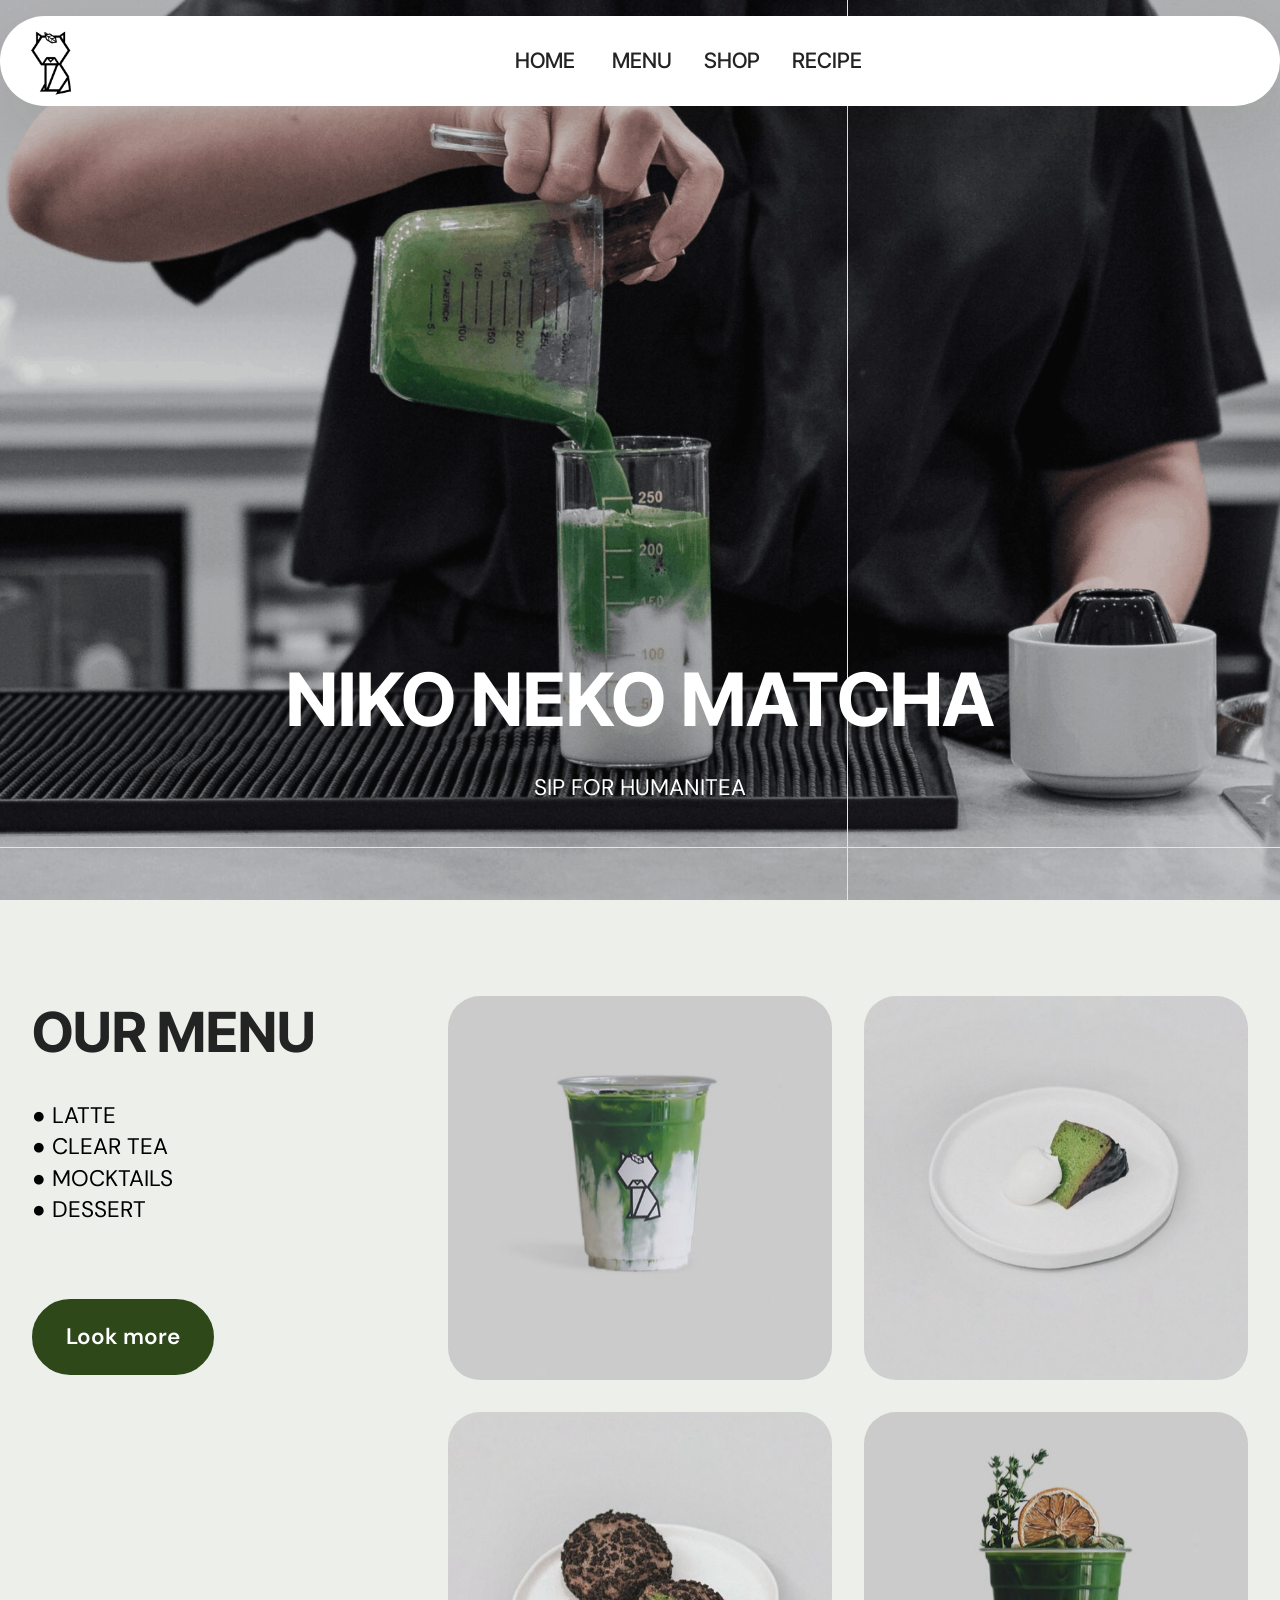
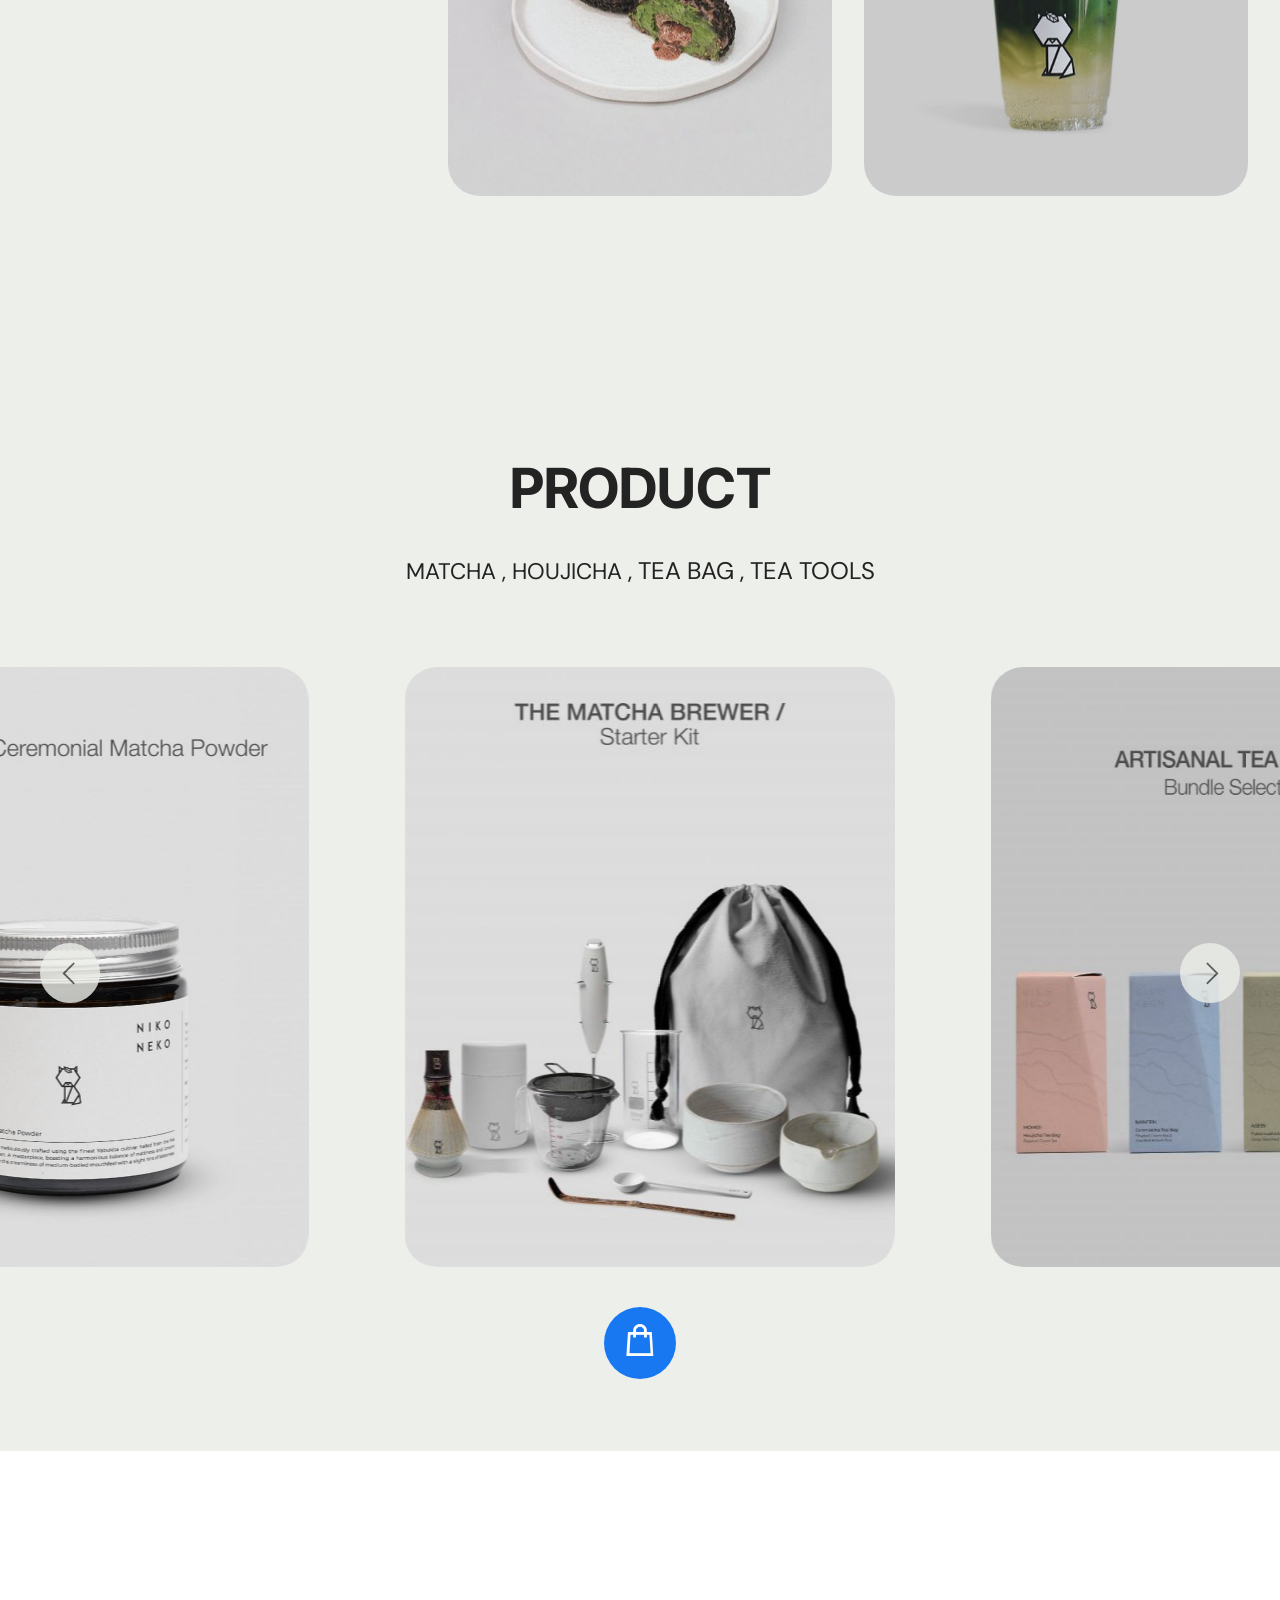
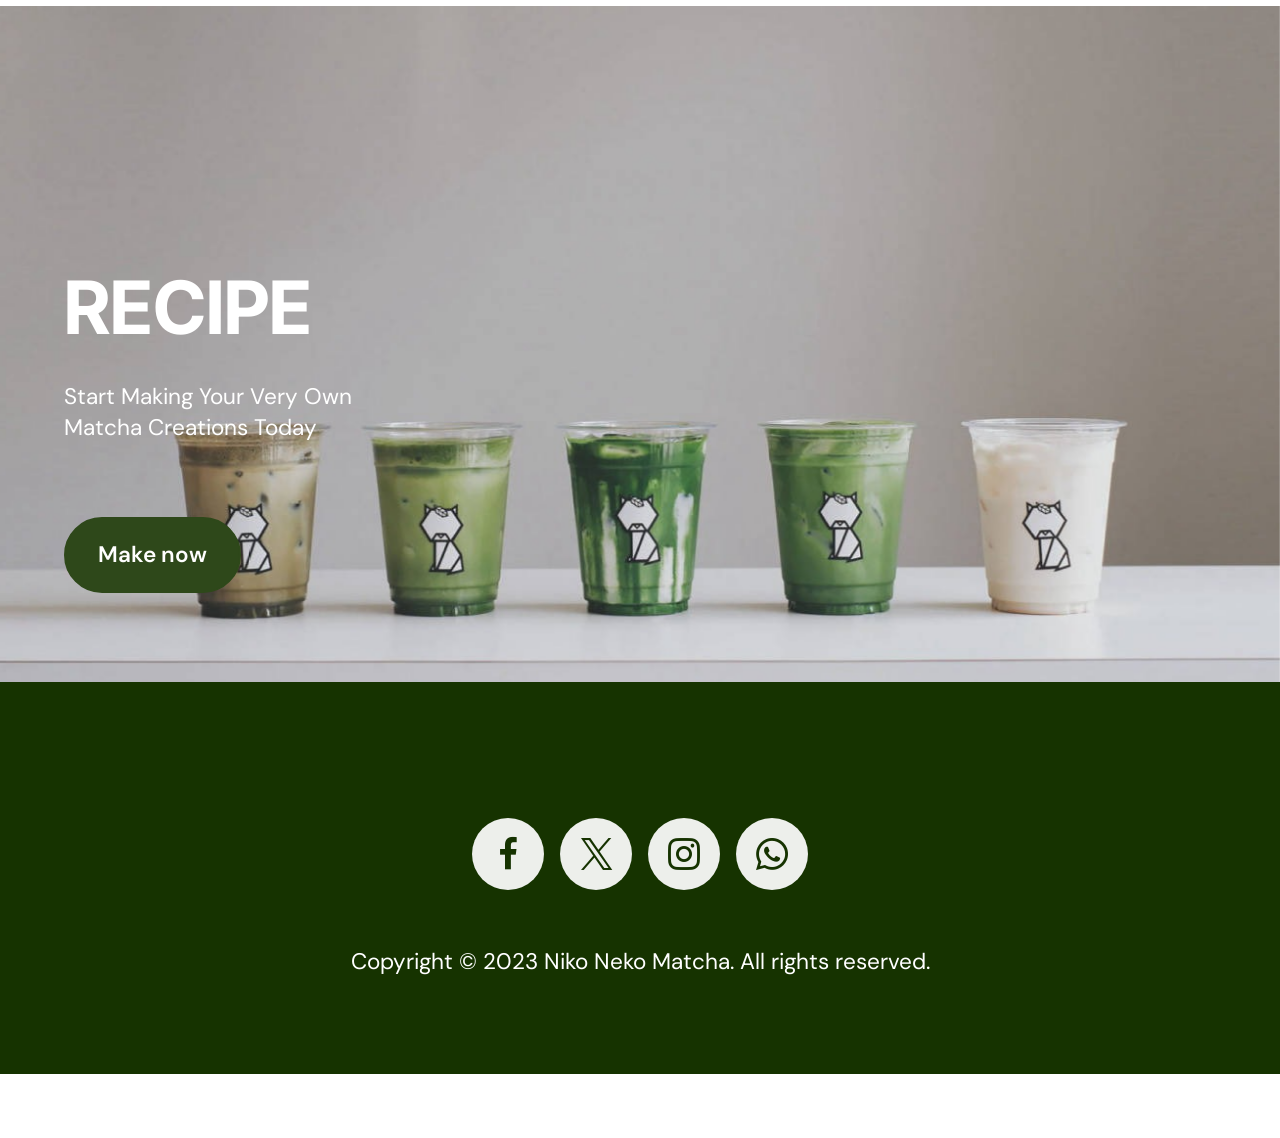
<file: index.html>
<!DOCTYPE html>
<html  >
<head>
  <!-- Site made with Mobirise Website Builder v6.1.12, https://mobirise.com -->
  <meta charset="UTF-8">
  <meta http-equiv="X-UA-Compatible" content="IE=edge">
  <meta name="generator" content="Mobirise v6.1.12, mobirise.com">
  <meta name="viewport" content="width=device-width, initial-scale=1, minimum-scale=1">
  <link rel="shortcut icon" href="assets/images/niko20neko-112x126.png" type="image/x-icon">
  <meta name="description" content="">
  
  
  <title>Home</title>
  <link rel="stylesheet" href="assets/web/assets/mobirise-icons2/mobirise2.css">
  <link rel="stylesheet" href="assets/bootstrap/css/bootstrap.min.css">
  <link rel="stylesheet" href="assets/parallax/jarallax.css">
  <link rel="stylesheet" href="assets/animatecss/animate.css">
  <link rel="stylesheet" href="assets/socicon/css/styles.css">
  <link rel="stylesheet" href="assets/dropdown/css/style.css">
  <link rel="stylesheet" href="assets/theme/css/style.css">
  <link rel="preload" href="https://fonts.googleapis.com/css?family=Inter+Tight:100,200,300,400,500,600,700,800,900,100i,200i,300i,400i,500i,600i,700i,800i,900i&display=swap" as="style" onload="this.onload=null;this.rel='stylesheet'">
  <noscript><link rel="stylesheet" href="https://fonts.googleapis.com/css?family=Inter+Tight:100,200,300,400,500,600,700,800,900,100i,200i,300i,400i,500i,600i,700i,800i,900i&display=swap"></noscript>
  <link rel="preload" href="https://fonts.googleapis.com/css?family=Roboto:100,200,300,400,500,600,700,800,900,100i,200i,300i,400i,500i,600i,700i,800i,900i&display=swap" as="style" onload="this.onload=null;this.rel='stylesheet'">
  <noscript><link rel="stylesheet" href="https://fonts.googleapis.com/css?family=Roboto:100,200,300,400,500,600,700,800,900,100i,200i,300i,400i,500i,600i,700i,800i,900i&display=swap"></noscript>
  <link rel="preload" href="https://fonts.googleapis.com/css?family=DM+Sans:100,200,300,400,500,600,700,800,900,100i,200i,300i,400i,500i,600i,700i,800i,900i&display=swap" as="style" onload="this.onload=null;this.rel='stylesheet'">
  <noscript><link rel="stylesheet" href="https://fonts.googleapis.com/css?family=DM+Sans:100,200,300,400,500,600,700,800,900,100i,200i,300i,400i,500i,600i,700i,800i,900i&display=swap"></noscript>
  <link rel="preload" as="style" href="assets/mobirise/css/mbr-additional.css?v=5X8ysU"><link rel="stylesheet" href="assets/mobirise/css/mbr-additional.css?v=5X8ysU" type="text/css">

  
  
  
</head>
<body>
  
  <section data-bs-version="5.1" class="menu menu5 cid-vg0Qy9PLSk" once="menu" id="menu05-4s">
	

	<nav class="navbar navbar-dropdown navbar-fixed-top navbar-expand-lg">
		<div class="container">
			<div class="navbar-brand">
				<span class="navbar-logo">
					<a href="index.html">
						<img src="assets/images/niko20neko-112x126.png" alt="Mobirise Website Builder" style="height: 5rem;">
					</a>
				</span>
				
			</div>
			<button class="navbar-toggler" type="button" data-toggle="collapse" data-bs-toggle="collapse" data-target="#navbarSupportedContent" data-bs-target="#navbarSupportedContent" aria-controls="navbarNavAltMarkup" aria-expanded="false" aria-label="Toggle navigation">
				<div class="hamburger">
					<span></span>
					<span></span>
					<span></span>
					<span></span>
				</div>
			</button>
			<div class="collapse navbar-collapse" id="navbarSupportedContent">
				<ul class="navbar-nav nav-dropdown nav-right" data-app-modern-menu="true"><li class="nav-item"><a class="nav-link link text-black text-primary display-4" href="index.html">HOME&nbsp;</a></li><li class="nav-item">
						<a class="nav-link link text-black text-primary display-4" href="page4.html">MENU<br></a>
					</li>
					<li class="nav-item">
						<a class="nav-link link text-black text-primary display-4" href="page5.html" aria-expanded="false">SHOP<br></a>
					</li>
					<li class="nav-item">
						<a class="nav-link link text-black text-primary display-4" href="page6.html">RECIPE&nbsp;</a>
					</li></ul>
				
			</div>
		</div>
	</nav>
</section>

<section data-bs-version="5.1" class="header16 cid-vg0FYHBj5k mbr-fullscreen mbr-parallax-background" id="header17-4i">
  
  <div class="mbr-overlay" style="opacity: 0.1; background-color: rgb(0, 0, 0);"></div>
  <div class="container-fluid">
    <div class="row">
      <div class="content-wrap col-12 col-md-12">
        <h1 class="mbr-section-title mbr-fonts-style mbr-white mb-4 display-1">
          <strong><br>NIKO NEKO MATCHA</strong></h1>
        
        <p class="mbr-fonts-style mbr-text mbr-white mb-4 display-7">SIP FOR HUMANITEA</p>
        
      </div>
    </div>
  </div>
</section>

<section data-bs-version="5.1" class="gallery09 cid-vg0FZDiL8R" id="gallery09-4j">
  

  

  <div class="container">
    <div class="row justify-content-center">
      <div class="col-12 col-md-12 col-lg-4 main-text">
        <div class="">
          <h5 class="mbr-section-title mbr-fonts-style mt-0 mb-4 display-2"><strong>OUR MENU</strong></h5>
          <h6 class="mbr-section-subtitle mbr-fonts-style mt-0 mb-4 display-7">● LATTE<br>● CLEAR TEA<br>● MOCKTAILS<br>● DESSERT<br><br></h6>
          <div class="mbr-section-btn mt-3 main-button"><a href="page4.html" class="btn item-btn btn-primary display-7">Look more</a></div>
        </div>
      </div>

      <div class="col-lg-8 side-features row">
        
        
        <div class="item features-image col-12 col-md-6 col-lg-6 active">
          <div class="item-wrapper">
            <div class="item-img">
              <img src="assets/images/matcha20latte-560x785.jpeg" alt="Mobirise Website Builder" title="" data-slide-to="0" data-bs-slide-to="0">
            </div>
            
          </div>
        </div><div class="item features-image col-12 col-md-6 col-lg-6">
          <div class="item-wrapper">
            <div class="item-img">
              <img src="assets/images/yuri-cheesecake-1-560x785.jpeg" alt="Mobirise Website Builder" title="" data-slide-to="1" data-bs-slide-to="1">
            </div>
            
          </div>
        </div><div class="item features-image col-12 col-md-6 col-lg-6">
          <div class="item-wrapper">
            <div class="item-img">
              <img src="assets/images/matcha20dessert-560x785.jpeg" alt="Mobirise Website Builder" title="" data-slide-to="2" data-bs-slide-to="2">
            </div>
            
          </div>
        </div><div class="item features-image col-12 col-md-6 col-lg-6">
          <div class="item-wrapper">
            <div class="item-img">
              <img src="assets/images/matcha20mocktails-560x785.jpeg" alt="Mobirise Website Builder" title="" data-slide-to="2" data-bs-slide-to="2">
            </div>
            
          </div>
        </div>
        
      </div>
    </div>
  </div>
</section>

<section data-bs-version="5.1" class="slider4 mbr-embla cid-vg0G0rEKXN" id="slider04-4k">
    
    
    <div class="container-fluid">
        <div class="row mb-5 justify-content-center">
            <div class="col-12 content-head">
                <h3 class="mbr-section-title mbr-fonts-style align-center mb-0 display-2">
                    <strong>PRODUCT</strong></h3>
                <h5 class="mbr-section-subtitle mbr-fonts-style align-center mb-0 mt-4 display-7">MATCHA , HOUJICHA&nbsp;<span style="font-size: 1.5rem;">, TEA BAG ,&nbsp;</span><span style="font-size: 1.5rem;">TEA TOOLS</span><div><br></div></h5>
            </div>
        </div>
        <div class="row">
            <div class="col-12">
                <div class="embla position-relative" data-skip-snaps="true" data-align="center" data-contain-scroll="trimSnaps" data-loop="true" data-auto-play="true" data-auto-play-interval="1" data-draggable="true">
                    <div class="embla__viewport">
                        <div class="embla__container">
                            <div class="embla__slide slider-image item active" style="margin-left: 3rem; margin-right: 3rem;">
                                <div class="slide-content">
                                    <div class="item-img">
                                        <div class="item-wrapper">
                                            <img src="assets/images/ajisai-2.0-1-1200x1680.jpeg" alt="Mobirise Website Builder" title="" data-slide-to="0" data-bs-slide-to="0">
                                        </div>
                                    </div>
                                </div>
                            </div>
                            <div class="embla__slide slider-image item" style="margin-left: 3rem; margin-right: 3rem;">
                                <div class="slide-content">
                                    <div class="item-img">
                                        <div class="item-wrapper">
                                            <img src="assets/images/website-the-matcha-brewer-1-731x1024.jpeg" alt="Mobirise Website Builder" title="" data-slide-to="1" data-bs-slide-to="1">
                                        </div>
                                    </div>
                                </div>
                            </div><div class="embla__slide slider-image item" style="margin-left: 3rem; margin-right: 3rem;">
                            <div class="slide-content">
                                <div class="item-img">
                                    <div class="item-wrapper">
                                        <img src="assets/images/tea20bag-732x1024.jpeg" alt="Mobirise Website Builder" title="" data-slide-to="2" data-bs-slide-to="2">
                                    </div>
                                </div>
                            </div>
                            </div><div class="embla__slide slider-image item" style="margin-left: 3rem; margin-right: 3rem;">
                                <div class="slide-content">
                                    <div class="item-img">
                                        <div class="item-wrapper">
                                            <img src="assets/images/websiteyuri-01.jpg-1200x1680.jpeg" alt="Mobirise Website Builder" title="" data-slide-to="2" data-bs-slide-to="2">
                                        </div>
                                    </div>
                                </div>
                            </div>
                            
                            <div class="embla__slide slider-image item" style="margin-left: 3rem; margin-right: 3rem;">
                            <div class="slide-content">
                                <div class="item-img">
                                    <div class="item-wrapper">
                                        <img src="assets/images/akane-2-1200x1680.jpeg" alt="Mobirise Website Builder" title="" data-slide-to="4" data-bs-slide-to="4">
                                    </div>
                                </div>
                            </div>
                            </div><div class="embla__slide slider-image item" style="margin-left: 3rem; margin-right: 3rem;">
                                <div class="slide-content">
                                    <div class="item-img">
                                        <div class="item-wrapper">
                                            <img src="assets/images/chasen-2-1200x1680.jpeg" alt="Mobirise Website Builder" title="" data-slide-to="5" data-bs-slide-to="5">
                                        </div>
                                    </div>
                                </div>
                            </div>
                            <div class="embla__slide slider-image item" style="margin-left: 3rem; margin-right: 3rem;">
                                <div class="slide-content">
                                    <div class="item-img">
                                        <div class="item-wrapper">
                                            <img src="assets/images/1-732x1024.jpeg" alt="Mobirise Website Builder" title="" data-slide-to="5" data-bs-slide-to="5">
                                        </div>
                                    </div>
                                </div>
                            </div>
                            
                            
                        </div>
                    </div>
                    <button class="embla__button embla__button--prev">
                        <span class="mobi-mbri mobi-mbri-arrow-prev" aria-hidden="true"></span>
                        <span class="sr-only visually-hidden visually-hidden">Previous</span>
                    </button>
                    <button class="embla__button embla__button--next">
                        <span class="mobi-mbri mobi-mbri-arrow-next" aria-hidden="true"></span>
                        <span class="sr-only visually-hidden visually-hidden">Next</span>
                    </button>
                </div>
            </div>
        </div>
    </div>
</section>

<section data-bs-version="5.1" class="social4 cid-vg0Gr84Yxz" id="social04-4n">
    
    
    

    <div class="container">
        <div class="media-container-row">
            <div class="col-12">
                
                <div class="social-list align-center">
                    <a class="iconfont-wrapper bg-facebook m-2 " href="page5.html">
                        <span class="mobi-mbri-shopping-bag mobi-mbri"></span>
                    </a>
                    
                    
                    
                    
                    
                    
                    
                    
                    
                    
                </div>
            </div>
        </div>
    </div>
</section>

<section data-bs-version="5.1" class="header18 cid-vg0G0HF1HM mbr-parallax-background" id="header18-4l">
  

  
  <div class="container-fluid">
    <div class="row">
      <div class="content-wrap col-12 col-md-12">
        <h1 class="mbr-section-title mbr-fonts-style mbr-white mb-4 display-1">
          <strong><br>RECIPE</strong></h1>
        
        <p class="mbr-fonts-style mbr-text mbr-white mb-4 display-7">Start Making Your Very Own <br>Matcha Creations Today<br><br></p>
        <div class="mbr-section-btn"><a class="btn btn-primary display-7" href="page6.html">Make now</a></div>
      </div>
    </div>
  </div>
</section>

<section data-bs-version="5.1" class="footer3 cid-vg0PEwz9ei" once="footers" id="footer03-4r">

        

    

    <div class="container">
        <div class="row">
            

            <div class="col-12 mt-4">
                <div class="social-row">
                    <div class="soc-item">
                        <a href="https://www.facebook.com/nikonekomatcha/" target="_blank">
                            <span class="mbr-iconfont display-7 socicon-facebook socicon"></span>
                        </a>
                    </div>
                    <div class="soc-item">
                        <a href="https://x.com/nikonekomatcha" target="_blank">
                            <span class="mbr-iconfont socicon-twitter socicon"></span>
                        </a>
                    </div>
                    <div class="soc-item">
                        <a href="https://www.instagram.com/nikonekomatcha/" target="_blank">
                            <span class="mbr-iconfont socicon-instagram socicon"></span>
                        </a>
                    </div>
                    <div class="soc-item">
                        <a href="https://api.whatsapp.com/send/?phone=60192980272&text&type=phone_number&app_absent=0" target="_blank">
                            <span class="mbr-iconfont socicon-whatsapp socicon"></span>
                        </a>
                    </div>
                    
                </div>
            </div>
            <div class="col-12 mt-5">
                <p class="mbr-fonts-style copyright display-7">Copyright © 2023 Niko Neko Matcha. All rights reserved.<br></p>
            </div>
        </div>
    </div>
</section><section class="display-7" style="padding: 0;align-items: center;justify-content: center;flex-wrap: wrap;    align-content: center;display: flex;position: relative;height: 4rem;"><a href="https://mobiri.se/4654946" style="flex: 1 1;height: 4rem;position: absolute;width: 100%;z-index: 1;"><img alt="" style="height: 4rem;" src="[data-uri]"></a><p style="margin: 0;text-align: center;" class="display-7">&#8204;</p><a style="z-index:1" href="https://mobirise.com/offline-website-builder.html">Offline Website Maker</a></section><script src="assets/bootstrap/js/bootstrap.bundle.min.js"></script>  <script src="assets/parallax/jarallax.js"></script>  <script src="assets/smoothscroll/smooth-scroll.js"></script>  <script src="assets/ytplayer/index.js"></script>  <script src="assets/embla/embla.min.js"></script>  <script src="assets/embla/script.js"></script>  <script src="assets/dropdown/js/navbar-dropdown.js"></script>  <script src="assets/theme/js/script.js"></script>  
  
  
  <input name="animation" type="hidden">
  </body>
</html>
</file>
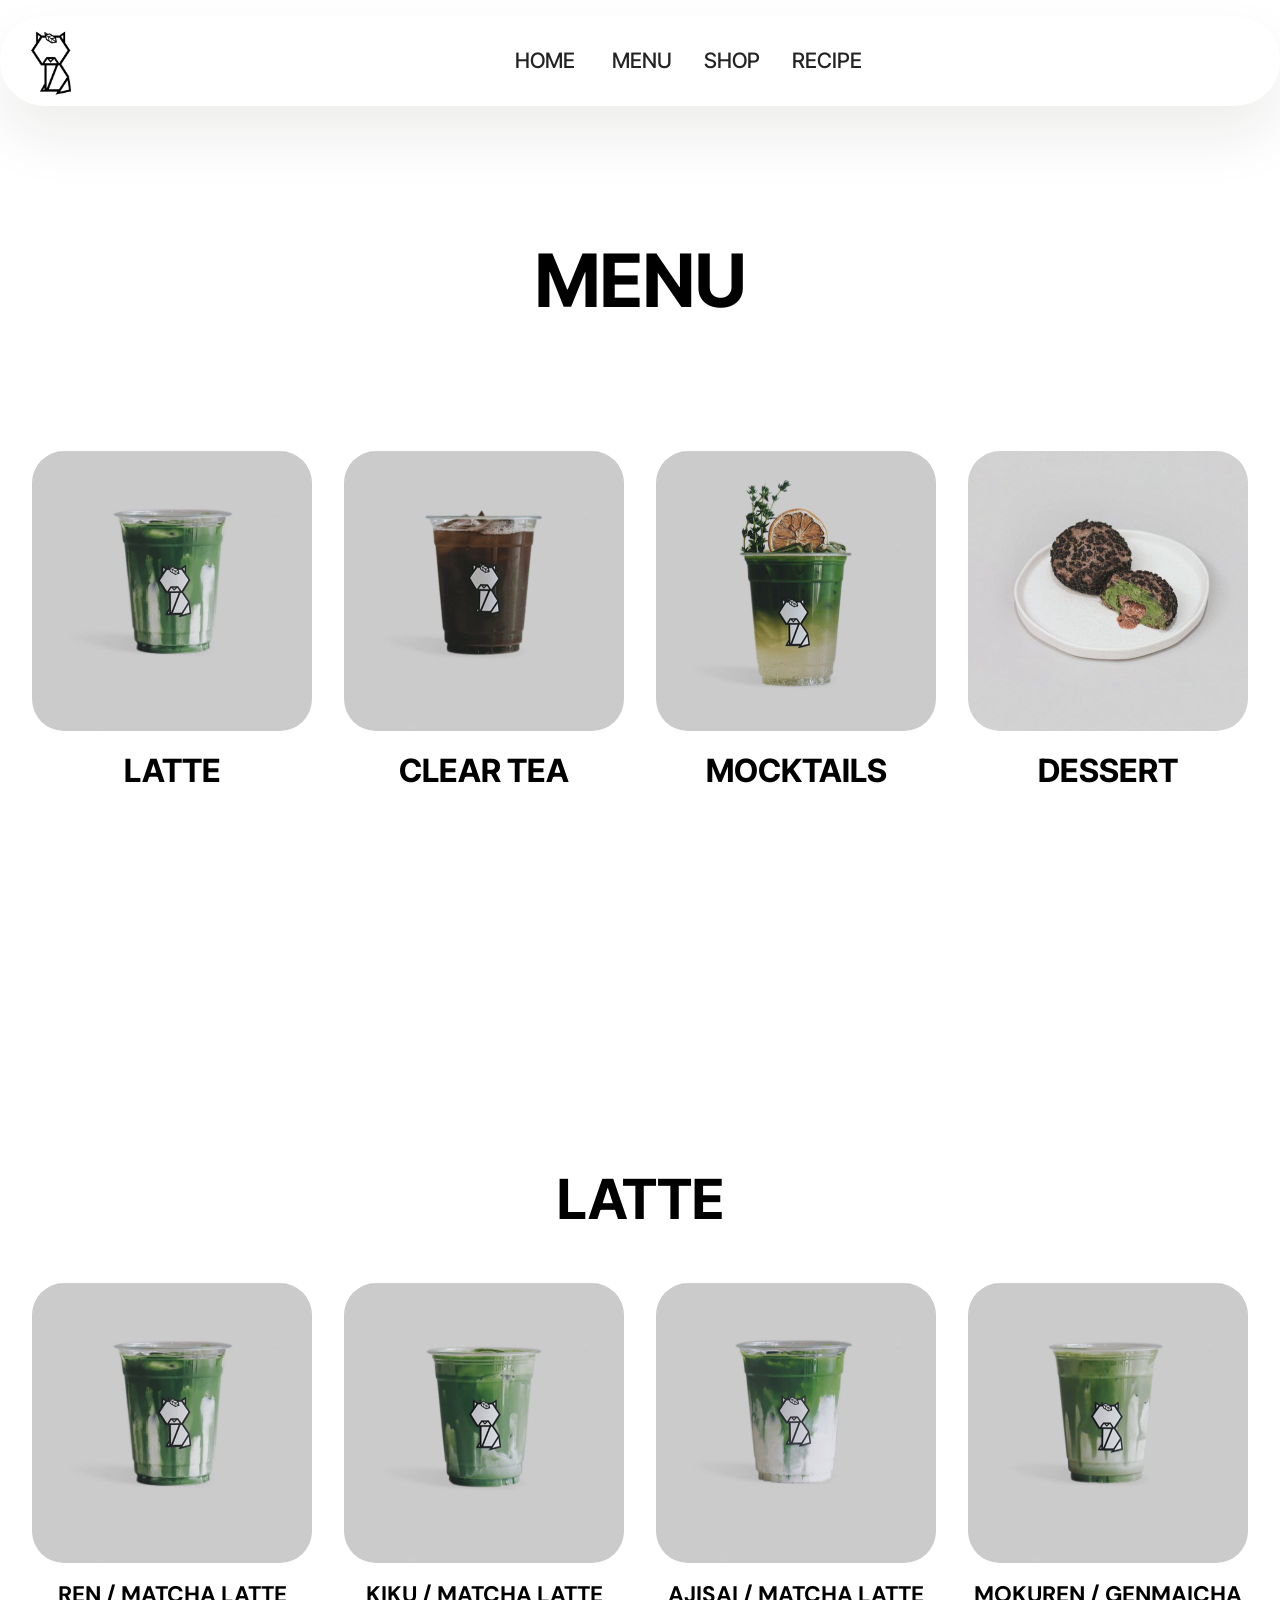
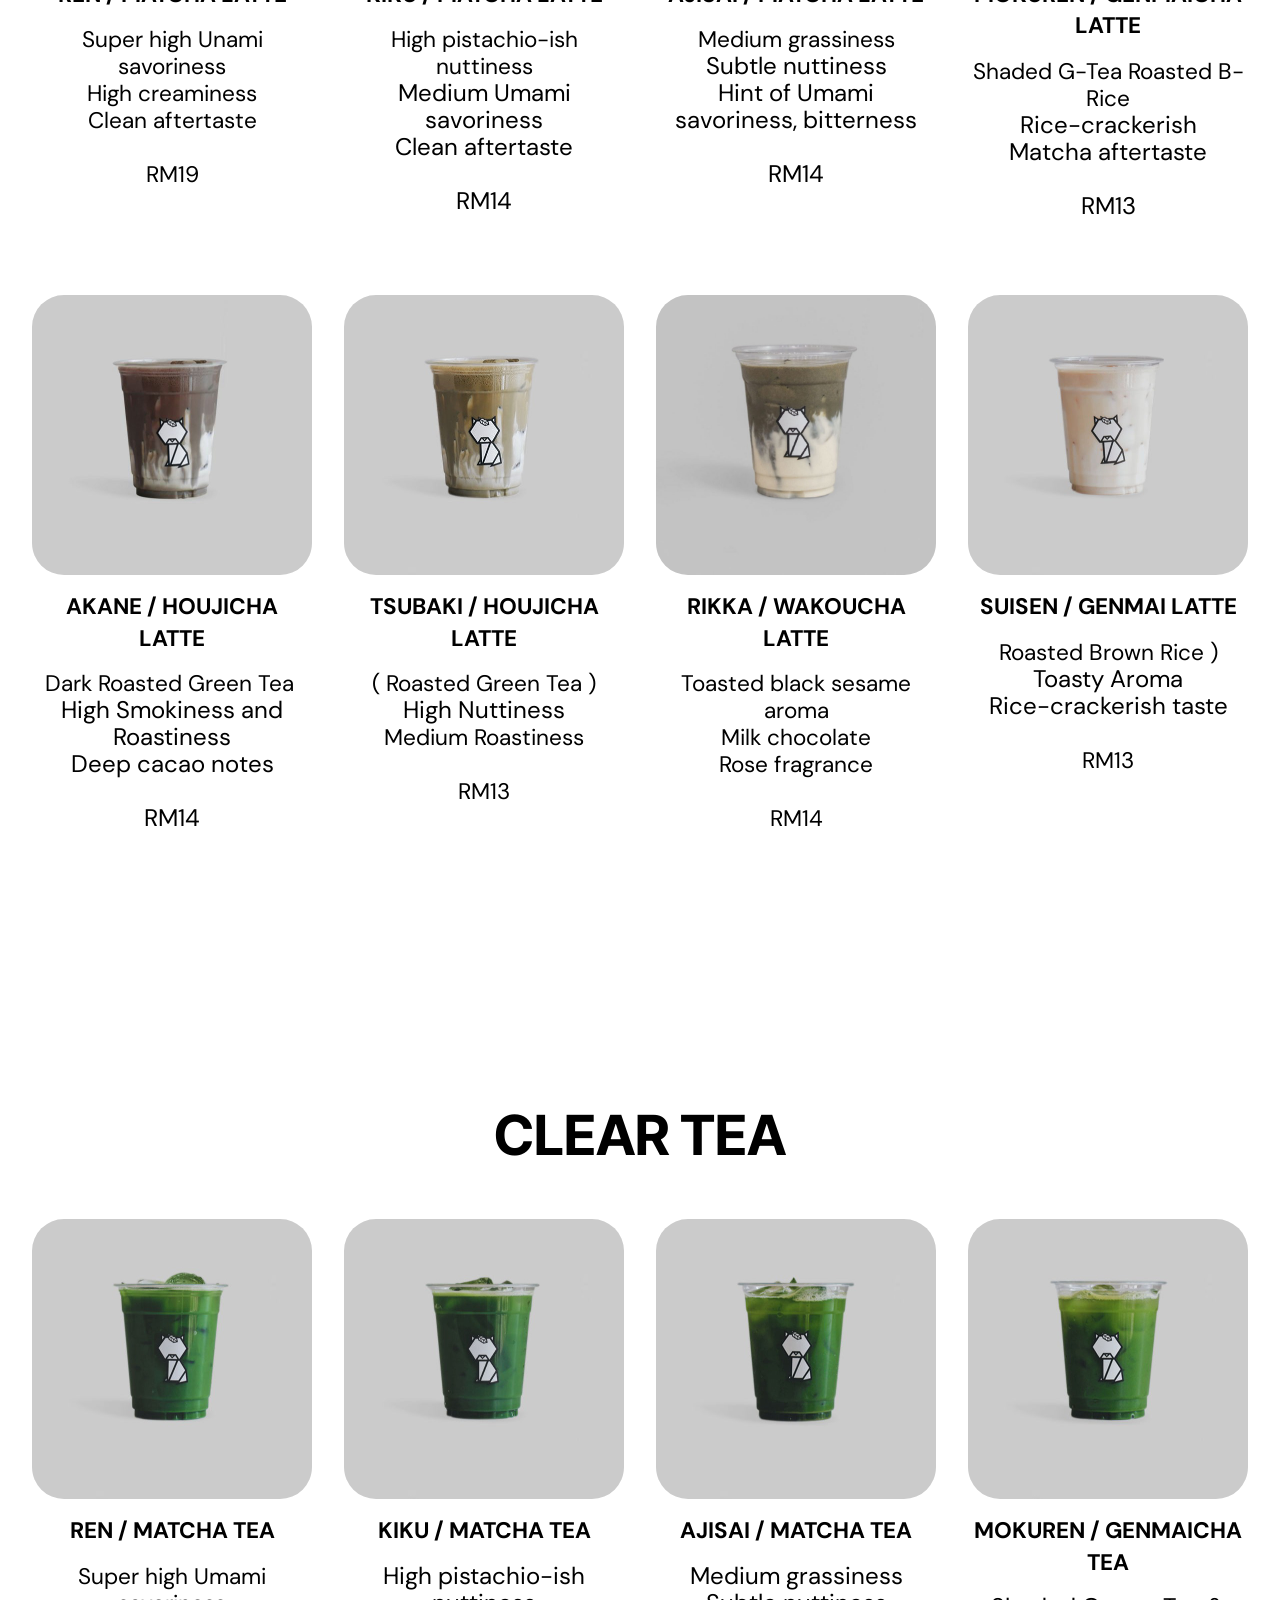
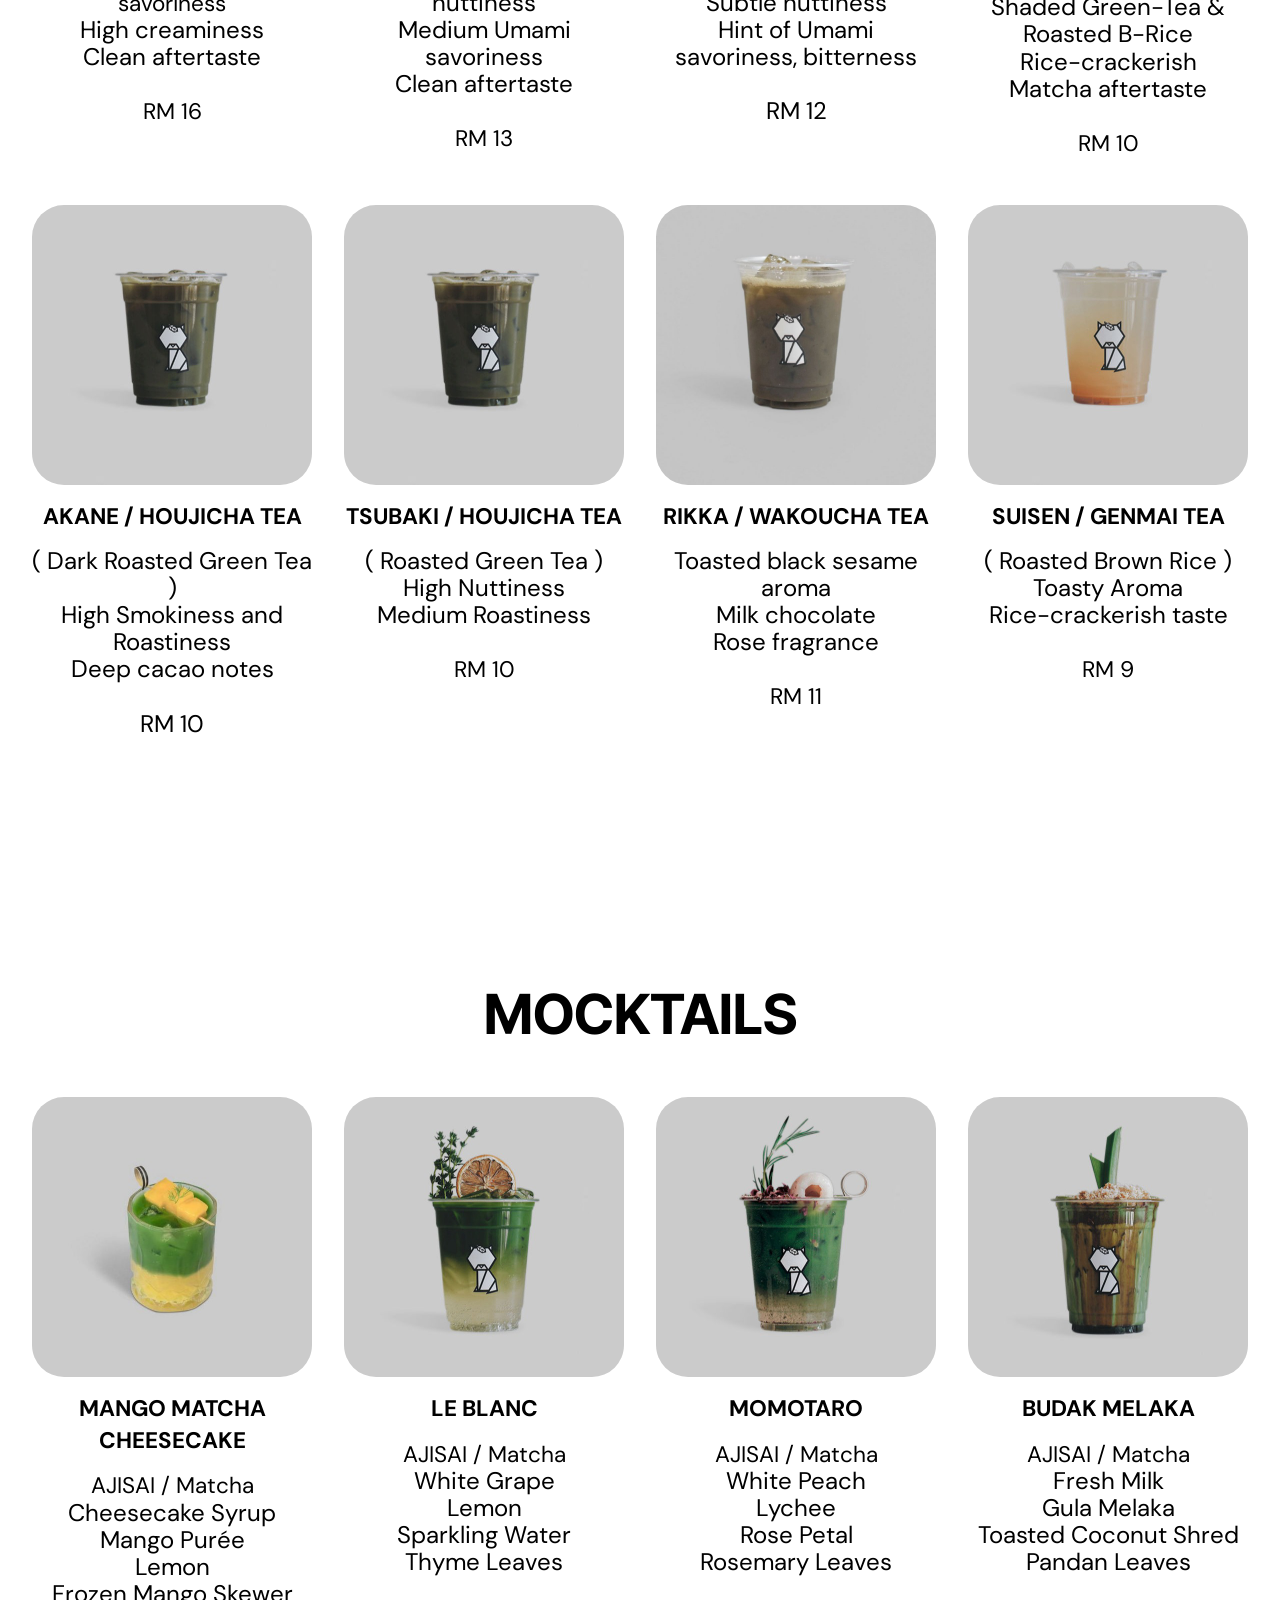
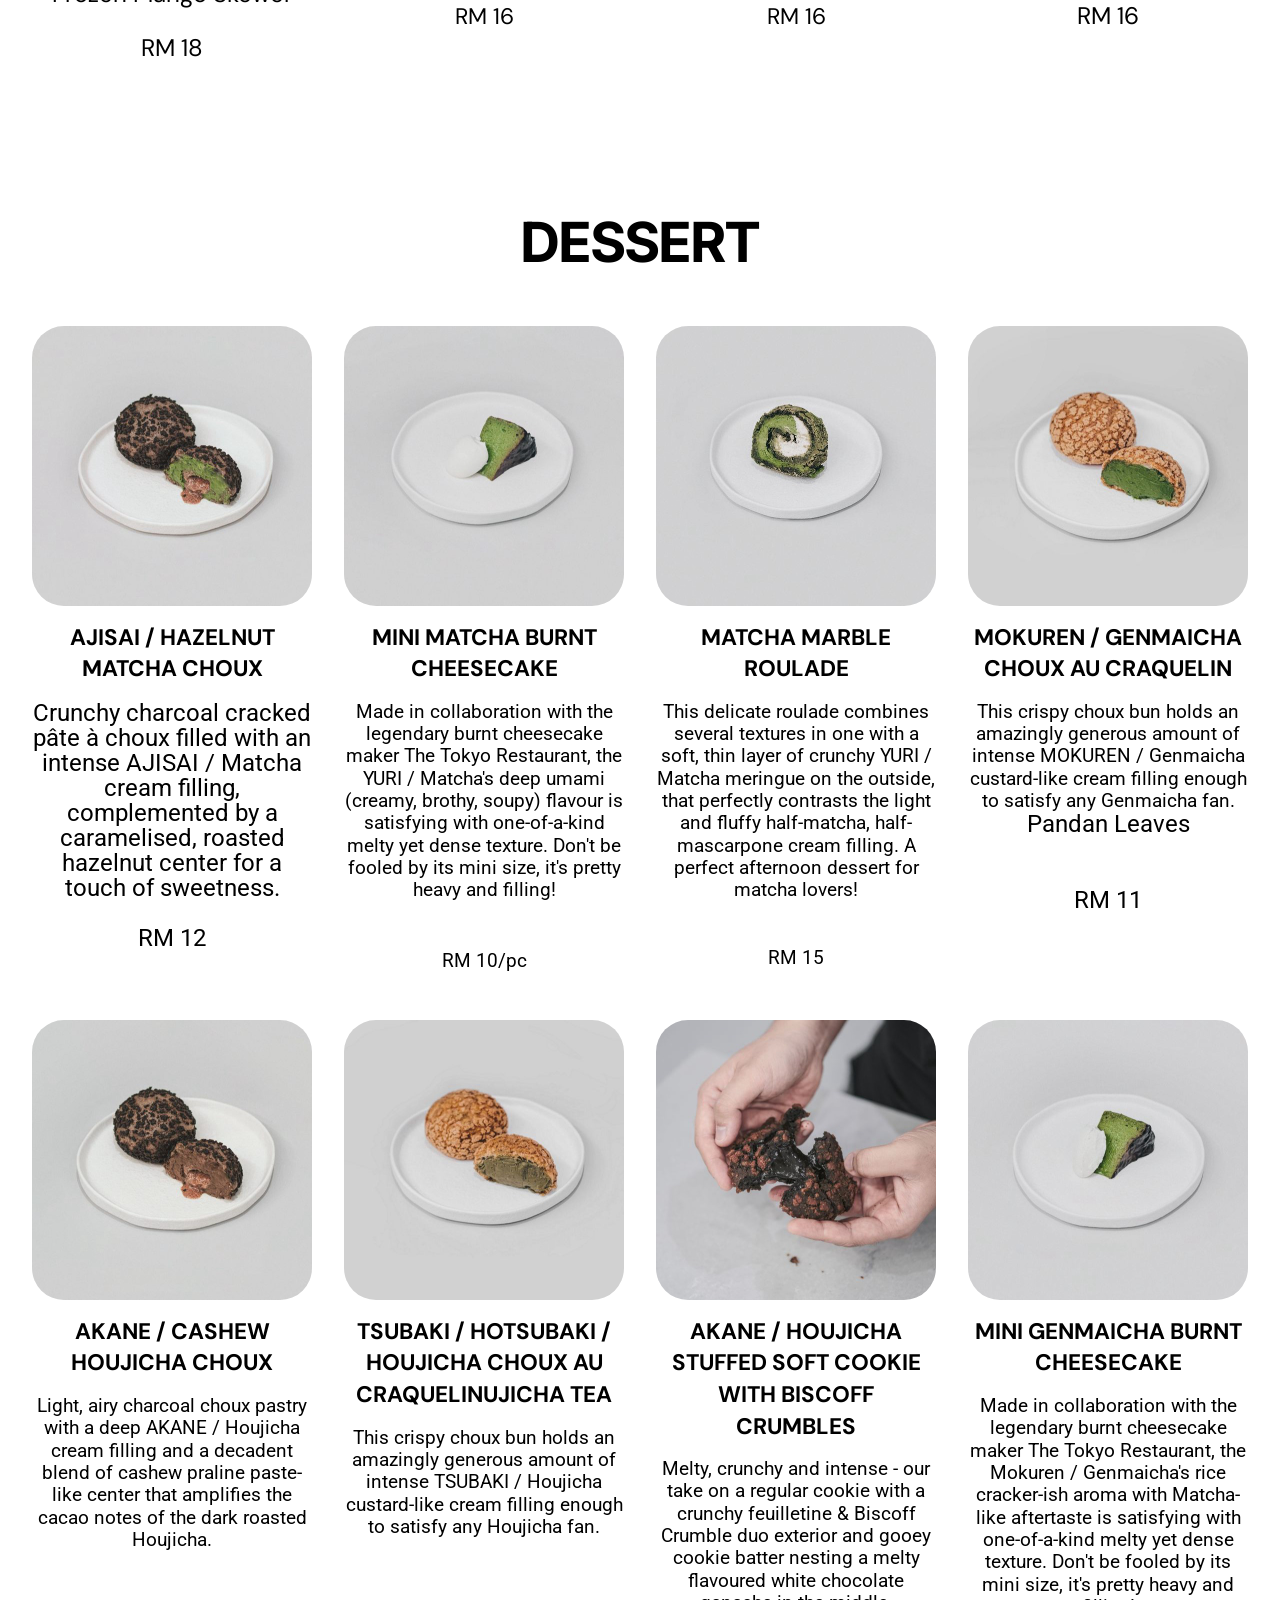
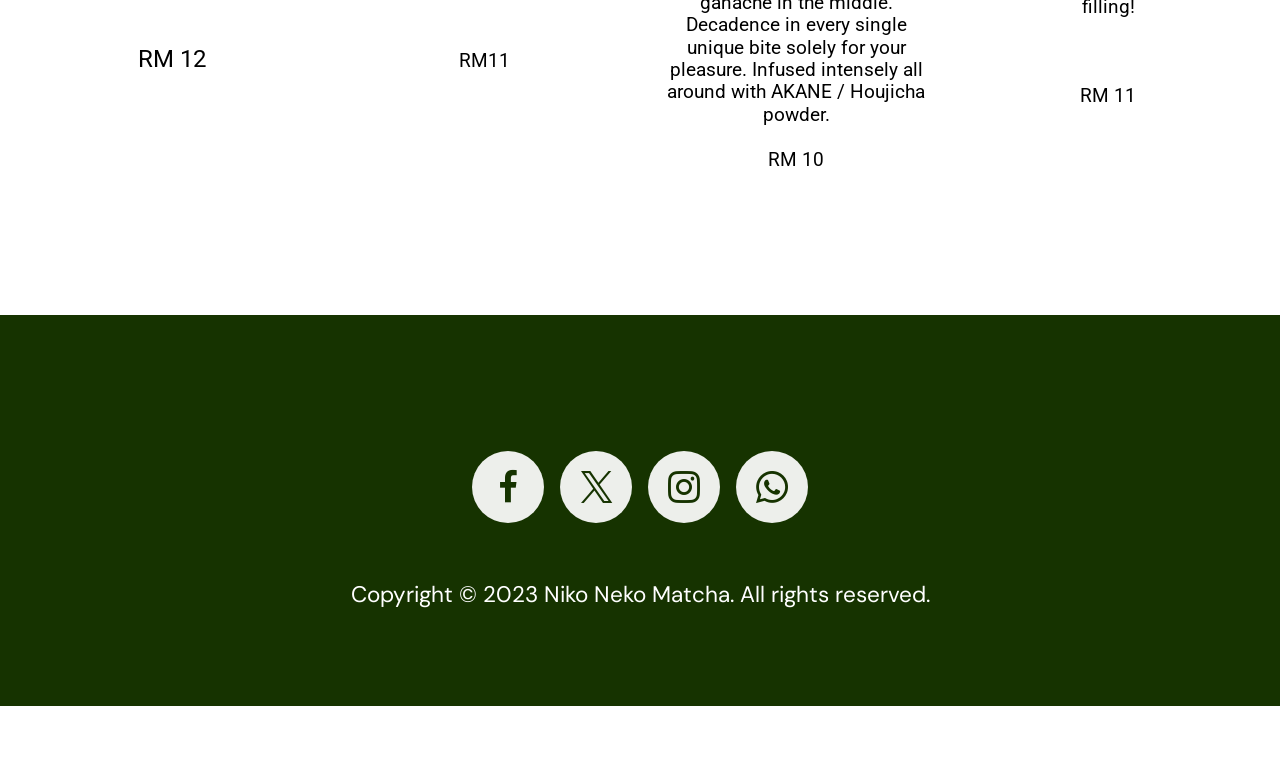
<file: page4.html>
<!DOCTYPE html>
<html  >
<head>
  <!-- Site made with Mobirise Website Builder v6.1.12, https://mobirise.com -->
  <meta charset="UTF-8">
  <meta http-equiv="X-UA-Compatible" content="IE=edge">
  <meta name="generator" content="Mobirise v6.1.12, mobirise.com">
  <meta name="viewport" content="width=device-width, initial-scale=1, minimum-scale=1">
  <link rel="shortcut icon" href="assets/images/niko20neko-112x126.png" type="image/x-icon">
  <meta name="description" content="">
  
  
  <title>MENU</title>
  <link rel="stylesheet" href="assets/bootstrap/css/bootstrap.min.css">
  <link rel="stylesheet" href="assets/animatecss/animate.css">
  <link rel="stylesheet" href="assets/dropdown/css/style.css">
  <link rel="stylesheet" href="assets/socicon/css/styles.css">
  <link rel="stylesheet" href="assets/theme/css/style.css">
  <link rel="preload" href="https://fonts.googleapis.com/css?family=Inter+Tight:100,200,300,400,500,600,700,800,900,100i,200i,300i,400i,500i,600i,700i,800i,900i&display=swap" as="style" onload="this.onload=null;this.rel='stylesheet'">
  <noscript><link rel="stylesheet" href="https://fonts.googleapis.com/css?family=Inter+Tight:100,200,300,400,500,600,700,800,900,100i,200i,300i,400i,500i,600i,700i,800i,900i&display=swap"></noscript>
  <link rel="preload" href="https://fonts.googleapis.com/css?family=Roboto:100,200,300,400,500,600,700,800,900,100i,200i,300i,400i,500i,600i,700i,800i,900i&display=swap" as="style" onload="this.onload=null;this.rel='stylesheet'">
  <noscript><link rel="stylesheet" href="https://fonts.googleapis.com/css?family=Roboto:100,200,300,400,500,600,700,800,900,100i,200i,300i,400i,500i,600i,700i,800i,900i&display=swap"></noscript>
  <link rel="preload" href="https://fonts.googleapis.com/css?family=DM+Sans:100,200,300,400,500,600,700,800,900,100i,200i,300i,400i,500i,600i,700i,800i,900i&display=swap" as="style" onload="this.onload=null;this.rel='stylesheet'">
  <noscript><link rel="stylesheet" href="https://fonts.googleapis.com/css?family=DM+Sans:100,200,300,400,500,600,700,800,900,100i,200i,300i,400i,500i,600i,700i,800i,900i&display=swap"></noscript>
  <link rel="preload" as="style" href="assets/mobirise/css/mbr-additional.css?v=3TyhLW"><link rel="stylesheet" href="assets/mobirise/css/mbr-additional.css?v=3TyhLW" type="text/css">

  
  
  
</head>
<body>
  
  <section data-bs-version="5.1" class="menu menu5 cid-vg0Qy9PLSk" once="menu" id="menu05-4s">
	

	<nav class="navbar navbar-dropdown navbar-fixed-top navbar-expand-lg">
		<div class="container">
			<div class="navbar-brand">
				<span class="navbar-logo">
					<a href="index.html">
						<img src="assets/images/niko20neko-112x126.png" alt="Mobirise Website Builder" style="height: 5rem;">
					</a>
				</span>
				
			</div>
			<button class="navbar-toggler" type="button" data-toggle="collapse" data-bs-toggle="collapse" data-target="#navbarSupportedContent" data-bs-target="#navbarSupportedContent" aria-controls="navbarNavAltMarkup" aria-expanded="false" aria-label="Toggle navigation">
				<div class="hamburger">
					<span></span>
					<span></span>
					<span></span>
					<span></span>
				</div>
			</button>
			<div class="collapse navbar-collapse" id="navbarSupportedContent">
				<ul class="navbar-nav nav-dropdown nav-right" data-app-modern-menu="true"><li class="nav-item"><a class="nav-link link text-black text-primary display-4" href="index.html">HOME&nbsp;</a></li><li class="nav-item">
						<a class="nav-link link text-black text-primary display-4" href="page4.html">MENU<br></a>
					</li>
					<li class="nav-item">
						<a class="nav-link link text-black text-primary display-4" href="page5.html" aria-expanded="false">SHOP<br></a>
					</li>
					<li class="nav-item">
						<a class="nav-link link text-black text-primary display-4" href="page6.html">RECIPE&nbsp;</a>
					</li></ul>
				
			</div>
		</div>
	</nav>
</section>

<section data-bs-version="5.1" class="gallery3 cid-vfZihWMJeP" id="gallery03-2h">
    
    
    <div class="container-fluid">
      <div class="row justify-content-center">
        <div class="col-12 content-head">
          <div class="mbr-section-head mb-5">
            <h4 class="mbr-section-title mbr-fonts-style align-center mb-0 display-1"><strong><br></strong><strong>MENU</strong><br><br></h4>
            
          </div>
        </div>
      </div>
      <div class="row">
        <div class="item features-image col-12 col-md-6 col-lg-3">
          <div class="item-wrapper">
            <div class="item-img">
              <a href="page4.html#gallery03-2x"><img src="assets/images/ice-ren-latte-518x726.jpeg" alt="Mobirise Website Builder" title="" data-slide-to="0" data-bs-slide-to="0"></a>
            </div>
            <div class="item-content align-left">
              <h5 class="item-title mbr-fonts-style mt-3 mb-3 new-font">
                <strong>LATTE</strong></h5>
              
            </div>
          </div>
        </div>
        <div class="item features-image col-12 col-md-6 col-lg-3">
          <div class="item-wrapper">
            <div class="item-img">
              <a href="page4.html#gallery03-2j"><img src="assets/images/iced-akane-houjicha-tea-560x785.jpeg" alt="Mobirise Website Builder" title="" data-slide-to="1" data-bs-slide-to="1"></a>
            </div>
            <div class="item-content align-left">
              <h5 class="item-title mbr-fonts-style mt-3 mb-3 new-font">
                <strong>CLEAR TEA</strong><strong><br></strong></h5>
              
            </div>
          </div>
        </div>
        <div class="item features-image col-12 col-md-6 col-lg-3">
          <div class="item-wrapper">
            <div class="item-img">
              <a href="page4.html#gallery03-2n"><img src="assets/images/le-blanc-mocktail-560x785.jpeg" alt="Mobirise Website Builder" title="" data-slide-to="2" data-bs-slide-to="2"></a>
            </div>
            <div class="item-content align-left">
              <h5 class="item-title mbr-fonts-style mt-3 mb-3 new-font">
                <strong>MOCKTAILS</strong></h5>
              
              
            </div>
          </div>
        </div><div class="item features-image col-12 col-md-6 col-lg-3">
          <div class="item-wrapper">
            <div class="item-img">
              <a href="page4.html#gallery03-2p"><img src="assets/images/ajisaicshwchoux-560x785.jpeg" alt="Mobirise Website Builder" title="" data-slide-to="3" data-bs-slide-to="3"></a>
            </div>
            <div class="item-content align-left">
              <h5 class="item-title mbr-fonts-style mt-3 mb-3 new-font">
                <strong>DESSERT</strong></h5>
              
              
            </div>
          </div>
        </div>
        
      </div>
    </div>
  </section>

<section data-bs-version="5.1" class="gallery3 cid-vfZACYCsJ7" id="gallery03-2x">
    
    
    <div class="container-fluid">
      <div class="row justify-content-center">
        <div class="col-12 content-head">
          <div class="mbr-section-head mb-5">
            <h4 class="mbr-section-title mbr-fonts-style align-center mb-0 display-2">
              <strong>LATTE</strong></h4>
            
          </div>
        </div>
      </div>
      <div class="row">
        <div class="item features-image col-12 col-md-6 col-lg-3">
          <div class="item-wrapper">
            <div class="item-img">
              <img src="assets/images/ice-ren-latte-518x726.jpeg" alt="Mobirise Website Builder" title="" data-slide-to="0" data-bs-slide-to="0">
            </div>
            <div class="item-content align-left">
              <h5 class="item-title mbr-fonts-style mt-3 mb-3 display-7">
                <strong>REN / MATCHA LATTE</strong></h5>
              <h6 class="item-subtitle mbr-fonts-style mb-3 display-7">Super high Unami savoriness<br>High creaminess<br>Clean aftertaste<br><br>RM19</h6>
            </div>
          </div>
        </div>
        <div class="item features-image col-12 col-md-6 col-lg-3">
          <div class="item-wrapper">
            <div class="item-img">
              <img src="assets/images/ice-kiku-latte-560x785.jpeg" alt="Mobirise Website Builder" title="" data-slide-to="1" data-bs-slide-to="1">
            </div>
            <div class="item-content align-left">
              <h5 class="item-title mbr-fonts-style mt-3 mb-3 display-7">
                <strong>KIKU / MATCHA LATTE</strong></h5>
              <h6 class="item-subtitle mbr-fonts-style mb-3 display-7">High pistachio-ish nuttiness<div><span style="font-size: 1.5rem;">Medium Umami savoriness</span><br></div><div><span style="font-size: 1.5rem;">Clean aftertaste</span></div><br><div><span style="font-size: 1.5rem;">RM14<br></span><br></div></h6>
            </div>
          </div>
        </div>
        <div class="item features-image col-12 col-md-6 col-lg-3">
          <div class="item-wrapper">
            <div class="item-img">
              <img src="assets/images/iced-ajisai-latte-560x785.jpeg" alt="Mobirise Website Builder" title="" data-slide-to="2" data-bs-slide-to="2">
            </div>
            <div class="item-content align-left">
              <h5 class="item-title mbr-fonts-style mt-3 mb-3 display-7">
                <strong>AJISAI / MATCHA LATTE</strong></h5>
              <h6 class="item-subtitle mbr-fonts-style mb-3 display-7">Medium grassiness<div><span style="font-size: 1.5rem;">Subtle nuttiness</span><br></div><div><span style="font-size: 1.5rem;">Hint of Umami savoriness, bitterness</span><br></div><div><br></div><div><span style="font-size: 1.5rem;">RM14<br></span><br></div></h6>
              
            </div>
          </div>
        </div><div class="item features-image col-12 col-md-6 col-lg-3">
          <div class="item-wrapper">
            <div class="item-img">
              <img src="assets/images/iced-genmaicha-latte-560x785.jpeg" alt="Mobirise Website Builder" title="" data-slide-to="3" data-bs-slide-to="3">
            </div>
            <div class="item-content align-left">
              <h5 class="item-title mbr-fonts-style mt-3 mb-3 display-7">
                <strong>MOKUREN / GENMAICHA LATTE</strong></h5>
              <h6 class="item-subtitle mbr-fonts-style mb-3 display-7">Shaded G-Tea Roasted B-Rice<div><span style="font-size: 1.5rem;">Rice-crackerish</span><br></div><div><span style="font-size: 1.5rem;">Matcha aftertaste</span></div><br><div><span style="font-size: 1.5rem;">RM13<br></span><br></div></h6>
              
            </div>
          </div>
        </div>
        
      </div>
    </div>
  </section>

<section data-bs-version="5.1" class="gallery3 cid-vfZk578jPg" id="gallery03-2i">
    
    
    <div class="container-fluid">
      <div class="row justify-content-center">
        <div class="col-12 content-head">
          
        </div>
      </div>
      <div class="row">
        <div class="item features-image col-12 col-md-6 col-lg-3">
          <div class="item-wrapper">
            <div class="item-img">
              <img src="assets/images/iced-akane-houjicha-latte-560x785.jpeg" alt="Mobirise Website Builder" title="" data-slide-to="0" data-bs-slide-to="0">
            </div>
            <div class="item-content align-left">
              <h5 class="item-title mbr-fonts-style mt-3 mb-3 display-7">
                <strong>AKANE / HOUJICHA LATTE</strong></h5>
              <h6 class="item-subtitle mbr-fonts-style mb-3 display-7">Dark Roasted Green Tea&nbsp;<div><span style="font-size: 1.5rem;">High Smokiness and Roastiness</span><br></div><div><span style="font-size: 1.5rem;">Deep cacao notes</span></div><br><div><span style="font-size: 1.5rem;">RM14<br></span><br></div></h6>
            </div>
          </div>
        </div>
        <div class="item features-image col-12 col-md-6 col-lg-3">
          <div class="item-wrapper">
            <div class="item-img">
              <img src="assets/images/iced-houjicha-latte-560x785.jpeg" alt="Mobirise Website Builder" title="" data-slide-to="1" data-bs-slide-to="1">
            </div>
            <div class="item-content align-left">
              <h5 class="item-title mbr-fonts-style mt-3 mb-3 display-7">
                <strong>TSUBAKI / HOUJICHA LATTE</strong></h5>
              <h6 class="item-subtitle mbr-fonts-style mb-3 display-7">( Roasted Green Tea )<div><span style="font-size: 1.5rem;">High Nuttiness</span></div><div>Medium Roastiness</div><br><div>RM13</div></h6>
            </div>
          </div>
        </div>
        
        <div class="item features-image col-12 col-md-6 col-lg-3">
          <div class="item-wrapper">
            <div class="item-img">
              <img src="assets/images/iced-rikka-black-tea-latte-1-838x1175.jpeg" alt="Mobirise Website Builder" title="" data-slide-to="2" data-bs-slide-to="2">
            </div>
            <div class="item-content align-left">
              <h5 class="item-title mbr-fonts-style mt-3 mb-3 display-7">
                <strong>RIKKA / WAKOUCHA LATTE</strong></h5>
              <h6 class="item-subtitle mbr-fonts-style mb-3 display-7">Toasted black sesame aroma<div>Milk chocolate</div><div>Rose fragrance</div><br><div>RM14</div></h6>
            </div>
          </div>
        </div><div class="item features-image col-12 col-md-6 col-lg-3">
          <div class="item-wrapper">
            <div class="item-img">
              <img src="assets/images/iced-suisen-latte-560x785.jpeg" alt="Mobirise Website Builder" title="" data-slide-to="3" data-bs-slide-to="3">
            </div>
            <div class="item-content align-left">
              <h5 class="item-title mbr-fonts-style mt-3 mb-3 display-7">
                <strong>SUISEN / GENMAI LATTE</strong></h5>
              <h6 class="item-subtitle mbr-fonts-style mb-3 display-7">Roasted Brown Rice )<div><span style="font-size: 1.5rem;">Toasty Aroma</span><br></div><div><span style="font-size: 1.5rem;">Rice-crackerish taste</span><br></div><div><br></div><div>RM13</div></h6>
            </div>
          </div>
        </div>
      </div>
    </div>
  </section>

<section data-bs-version="5.1" class="gallery3 cid-vfZk5o6xBK" id="gallery03-2j">
    
    
    <div class="container-fluid">
      <div class="row justify-content-center">
        <div class="col-12 content-head">
          <div class="mbr-section-head mb-5">
            <h4 class="mbr-section-title mbr-fonts-style align-center mb-0 display-2">
              <strong>CLEAR TEA</strong></h4>
            
          </div>
        </div>
      </div>
      <div class="row">
        <div class="item features-image col-12 col-md-6 col-lg-3">
          <div class="item-wrapper">
            <div class="item-img">
              <img src="assets/images/iced-ren-matcha-tea-560x785.jpeg" alt="Mobirise Website Builder" title="" data-slide-to="0" data-bs-slide-to="0">
            </div>
            <div class="item-content align-left">
              <h5 class="item-title mbr-fonts-style mt-3 mb-3 display-7"><strong>REN / MATCHA TEA</strong></h5>
              <h6 class="item-subtitle mbr-fonts-style mb-3 display-7">Super high Umami savoriness<div><span style="font-size: 1.5rem;">High creaminess</span><br></div><div><span style="font-size: 1.5rem;">Clean aftertaste</span><br></div><div><br></div><div>RM 16</div></h6>
            </div>
          </div>
        </div>
        <div class="item features-image col-12 col-md-6 col-lg-3">
          <div class="item-wrapper">
            <div class="item-img">
              <img src="assets/images/iced-kiku-matcha-tea-560x785.jpeg" alt="Mobirise Website Builder" title="" data-slide-to="1" data-bs-slide-to="1">
            </div>
            <div class="item-content align-left">
              <h5 class="item-title mbr-fonts-style mt-3 mb-3 display-7"><strong>KIKU / MATCHA TEA</strong></h5>
              <h6 class="item-subtitle mbr-fonts-style mb-3 display-7"><div><span style="font-size: 1.5rem;">High pistachio-ish nuttiness</span><br></div><div><span style="font-size: 1.5rem;">Medium Umami savoriness</span><br></div><div><span style="font-size: 1.5rem;">Clean aftertaste</span><br></div><div><br></div><div>RM 13</div></h6>
            </div>
          </div>
        </div>
        <div class="item features-image col-12 col-md-6 col-lg-3">
          <div class="item-wrapper">
            <div class="item-img">
              <img src="assets/images/iced-yuri-matcha-tea201-560x785.jpeg" alt="Mobirise Website Builder" title="" data-slide-to="2" data-bs-slide-to="2">
            </div>
            <div class="item-content align-left">
              <h5 class="item-title mbr-fonts-style mt-3 mb-3 display-7"><strong>AJISAI / MATCHA TEA</strong></h5>
              <h6 class="item-subtitle mbr-fonts-style mb-3 display-7"><div><span style="font-size: 1.5rem;">Medium grassiness</span><br></div><div><span style="font-size: 1.5rem;">Subtle nuttiness</span><br></div><div><span style="font-size: 1.5rem;">Hint of Umami savoriness,&nbsp;</span><span style="font-size: 1.5rem;">bitterness</span></div><br><div><span style="font-size: 1.5rem;">RM 12</span><br></div></h6>
              
            </div>
          </div>
        </div>
        <div class="item features-image col-12 col-md-6 col-lg-3">
          <div class="item-wrapper">
            <div class="item-img">
              <img src="assets/images/iced-mokuren-genmaicha-560x785.jpeg" alt="Mobirise Website Builder" title="" data-slide-to="3" data-bs-slide-to="3">
            </div>
            <div class="item-content align-left">
              <h5 class="item-title mbr-fonts-style mt-3 mb-3 display-7"><strong>MOKUREN / GENMAICHA TEA</strong></h5>
              <h6 class="item-subtitle mbr-fonts-style mb-3 display-7"><div><span style="font-size: 1.5rem;">Shaded Green-Tea &amp; Roasted B-Rice</span><br></div><div><span style="font-size: 1.5rem;">Rice-crackerish</span><br></div><div><span style="font-size: 1.5rem;">Matcha aftertaste</span><br></div><div><br></div><div>RM 10</div></h6>
            </div>
          </div>
        </div>
      </div>
    </div>
  </section>

<section data-bs-version="5.1" class="gallery3 cid-vfZk5y9DyR" id="gallery03-2k">
    
    
    <div class="container-fluid">
      <div class="row justify-content-center">
        <div class="col-12 content-head">
          
        </div>
      </div>
      <div class="row">
        <div class="item features-image col-12 col-md-6 col-lg-3">
          <div class="item-wrapper">
            <div class="item-img">
              <img src="assets/images/iced-tsubaki-houjicha-latte-1-560x785.jpeg" alt="Mobirise Website Builder" title="" data-slide-to="0" data-bs-slide-to="0">
            </div>
            <div class="item-content align-left">
              <h5 class="item-title mbr-fonts-style mt-3 mb-3 display-7"><strong>AKANE / HOUJICHA TEA</strong></h5>
              <h6 class="item-subtitle mbr-fonts-style mb-3 display-7"><div><span style="font-size: 1.5rem;">( Dark Roasted Green Tea )</span><br></div><div><span style="font-size: 1.5rem;">High Smokiness and Roastiness</span><br></div><div><span style="font-size: 1.5rem;">Deep cacao notes</span><br></div><div><br></div><div><span style="font-size: 1.5rem;">RM 10</span><br></div></h6>
            </div>
          </div>
        </div>
        <div class="item features-image col-12 col-md-6 col-lg-3">
          <div class="item-wrapper">
            <div class="item-img">
              <img src="assets/images/iced-tsubaki-houjicha-latte-1-560x785.jpeg" alt="Mobirise Website Builder" title="" data-slide-to="1" data-bs-slide-to="1">
            </div>
            <div class="item-content align-left">
              <h5 class="item-title mbr-fonts-style mt-3 mb-3 display-7"><strong>TSUBAKI / HOUJICHA TEA</strong></h5>
              <h6 class="item-subtitle mbr-fonts-style mb-3 display-7"><div><span style="font-size: 1.5rem;">( Roasted Green Tea )</span></div><div><span style="font-size: 1.5rem;">High Nuttiness</span></div><div><span style="font-size: 1.5rem;">Medium Roastiness</span><br></div><div><br></div><div>RM 10</div></h6>
            </div>
          </div>
        </div>
        <div class="item features-image col-12 col-md-6 col-lg-3">
          <div class="item-wrapper">
            <div class="item-img">
              <img src="assets/images/iced-rikka-black-tea-2-838x1175.jpeg" alt="Mobirise Website Builder" title="" data-slide-to="2" data-bs-slide-to="2">
            </div>
            <div class="item-content align-left">
              <h5 class="item-title mbr-fonts-style mt-3 mb-3 display-7"><strong>RIKKA / WAKOUCHA TEA</strong></h5>
              <h6 class="item-subtitle mbr-fonts-style mb-3 display-7"><div><span style="font-size: 1.5rem;">Toasted black sesame aroma</span><br></div><div><span style="font-size: 1.5rem;">Milk chocolate</span><br></div><div><span style="font-size: 1.5rem;">Rose fragrance</span><br></div><div><br></div><div>RM 11</div></h6>
              
            </div>
          </div>
        </div>
        <div class="item features-image col-12 col-md-6 col-lg-3">
          <div class="item-wrapper">
            <div class="item-img">
              <img src="assets/images/iced-suisen-genmai-tea-560x785.jpeg" alt="Mobirise Website Builder" title="" data-slide-to="3" data-bs-slide-to="3">
            </div>
            <div class="item-content align-left">
              <h5 class="item-title mbr-fonts-style mt-3 mb-3 display-7"><strong>SUISEN / GENMAI TEA</strong></h5>
              <h6 class="item-subtitle mbr-fonts-style mb-3 display-7"><div><span style="font-size: 1.5rem;">( Roasted Brown Rice )</span><br></div><div><span style="font-size: 1.5rem;">Toasty Aroma</span><br></div><div><span style="font-size: 1.5rem;">Rice-crackerish taste</span><br></div><div><br></div><div>RM 9</div></h6>
            </div>
          </div>
        </div>
      </div>
    </div>
  </section>

<section data-bs-version="5.1" class="gallery3 cid-vfZvs3iaH6" id="gallery03-2n">
    
    
    <div class="container-fluid">
      <div class="row justify-content-center">
        <div class="col-12 content-head">
          <div class="mbr-section-head mb-5">
            <h4 class="mbr-section-title mbr-fonts-style align-center mb-0 display-2"><strong>MOCKTAILS</strong></h4>
            
          </div>
        </div>
      </div>
      <div class="row">
        <div class="item features-image col-12 col-md-6 col-lg-3">
          <div class="item-wrapper">
            <div class="item-img">
              <img src="assets/images/mango-matcha-cheesecake-menu-558x785.jpeg" alt="Mobirise Website Builder" title="" data-slide-to="0" data-bs-slide-to="0">
            </div>
            <div class="item-content align-left">
              <h5 class="item-title mbr-fonts-style mt-3 mb-3 display-7"><strong>MANGO MATCHA CHEESECAKE</strong></h5>
              <h6 class="item-subtitle mbr-fonts-style mb-3 display-7">AJISAI / Matcha<div><span style="font-size: 1.5rem;">Cheesecake Syrup</span><br></div><div><span style="font-size: 1.5rem;">Mango Purée</span><br></div><div><span style="font-size: 1.5rem;">Lemon</span></div><div><span style="font-size: 1.5rem;">Frozen Mango Skewer</span></div><div><span style="font-size: 1.5rem;"><br></span><span style="font-size: 1.5rem;">RM 18</span></div></h6>
            </div>
          </div>
        </div>
        <div class="item features-image col-12 col-md-6 col-lg-3">
          <div class="item-wrapper">
            <div class="item-img">
              <img src="assets/images/le-blanc-mocktail-560x785.jpeg" alt="Mobirise Website Builder" title="" data-slide-to="1" data-bs-slide-to="1">
            </div>
            <div class="item-content align-left">
              <h5 class="item-title mbr-fonts-style mt-3 mb-3 display-7"><strong>LE BLANC</strong></h5>
              <h6 class="item-subtitle mbr-fonts-style mb-3 display-7"><div>AJISAI / Matcha</div><div><span style="font-size: 1.5rem;">White Grape</span><br></div><div><span style="font-size: 1.5rem;">Lemon</span><br></div><div><span style="font-size: 1.5rem;">Sparkling Water</span><br></div><div><span style="font-size: 1.5rem;">Thyme Leaves</span></div><div><span style="font-size: 1.5rem;"><br></span></div><div>RM 16</div></h6>
            </div>
          </div>
        </div>
        <div class="item features-image col-12 col-md-6 col-lg-3">
          <div class="item-wrapper">
            <div class="item-img">
              <img src="assets/images/momotaro-mocktail-560x785.jpeg" alt="Mobirise Website Builder" title="" data-slide-to="2" data-bs-slide-to="2">
            </div>
            <div class="item-content align-left">
              <h5 class="item-title mbr-fonts-style mt-3 mb-3 display-7"><strong>MOMOTARO</strong></h5>
              <h6 class="item-subtitle mbr-fonts-style mb-3 display-7"><div>AJISAI / Matcha</div><div><span style="font-size: 1.5rem;">White Peach</span><br></div><div><span style="font-size: 1.5rem;">Lychee</span><br></div><div><span style="font-size: 1.5rem;">Rose Petal</span><br></div><div><span style="font-size: 1.5rem;">Rosemary Leaves</span><br></div><div><br></div><div>RM 16</div></h6>
              
            </div>
          </div>
        </div>
        <div class="item features-image col-12 col-md-6 col-lg-3">
          <div class="item-wrapper">
            <div class="item-img">
              <img src="assets/images/budak-melaka-mocktail-560x785.jpeg" alt="Mobirise Website Builder" title="" data-slide-to="3" data-bs-slide-to="3">
            </div>
            <div class="item-content align-left">
              <h5 class="item-title mbr-fonts-style mt-3 mb-3 display-7"><strong>BUDAK MELAKA</strong></h5>
              <h6 class="item-subtitle mbr-fonts-style mb-3 display-7"><div>AJISAI / Matcha</div><div><span style="font-size: 1.5rem;">Fresh Milk</span><br></div><div><span style="font-size: 1.5rem;">Gula Melaka</span><br></div><div><span style="font-size: 1.5rem;">Toasted Coconut Shred</span><br></div><div><span style="font-size: 1.5rem;">Pandan Leaves</span><br></div><div><span style="font-size: 1.5rem;"><br></span></div><div><span style="font-size: 1.5rem;">RM 16</span><br></div></h6>
            </div>
          </div>
        </div>
      </div>
    </div>
  </section>

<section data-bs-version="5.1" class="gallery3 cid-vfZxrohHw6" id="gallery03-2p">
    
    
    <div class="container-fluid">
      <div class="row justify-content-center">
        <div class="col-12 content-head">
          <div class="mbr-section-head mb-5">
            <h4 class="mbr-section-title mbr-fonts-style align-center mb-0 display-2"><strong>DESSERT<br></strong></h4>
            
          </div>
        </div>
      </div>
      <div class="row">
        <div class="item features-image col-12 col-md-6 col-lg-3">
          <div class="item-wrapper">
            <div class="item-img">
              <img src="assets/images/ajisaicshwchoux-560x785.jpeg" alt="Mobirise Website Builder" title="" data-slide-to="0" data-bs-slide-to="0">
            </div>
            <div class="item-content align-left">
              <h5 class="item-title mbr-fonts-style mt-3 mb-3 display-7"><strong>AJISAI / HAZELNUT MATCHA CHOUX</strong></h5>
              <h6 class="item-subtitle mbr-fonts-style mb-3 new"><div><span style="font-size: 24px;">Crunchy charcoal cracked pâte à choux filled with an intense AJISAI / Matcha cream filling, complemented by a caramelised, roasted hazelnut center for a touch of sweetness.</span></div><div><span style="font-size: 1.5rem;"><br></span></div><div><span style="font-size: 1.5rem;">RM 12</span></div></h6>
            </div>
          </div>
        </div>
        <div class="item features-image col-12 col-md-6 col-lg-3">
          <div class="item-wrapper">
            <div class="item-img">
              <img src="assets/images/yuri-cheesecake-560x785.jpeg" alt="Mobirise Website Builder" title="" data-slide-to="1" data-bs-slide-to="1">
            </div>
            <div class="item-content align-left">
              <h5 class="item-title mbr-fonts-style mt-3 mb-3 display-7"><strong>MINI MATCHA BURNT CHEESECAKE</strong></h5>
              <h6 class="item-subtitle mbr-fonts-style mb-3 display-5"><div>Made in collaboration with the legendary burnt cheesecake maker The Tokyo Restaurant, the YURI / Matcha's deep umami (creamy, brothy, soupy) flavour is satisfying with one-of-a-kind melty yet dense texture. Don't be fooled by its mini size, it's pretty heavy and filling!</div><div><span style="font-size: 1.5rem;"><br></span></div><div><span style="font-size: 1.2rem;"><br></span></div><div><span style="font-size: 1.2rem;">RM 10/pc</span><br></div></h6>
            </div>
          </div>
        </div>
        <div class="item features-image col-12 col-md-6 col-lg-3">
          <div class="item-wrapper">
            <div class="item-img">
              <img src="assets/images/yuri-roulade-560x785.jpeg" alt="Mobirise Website Builder" title="" data-slide-to="2" data-bs-slide-to="2">
            </div>
            <div class="item-content align-left">
              <h5 class="item-title mbr-fonts-style mt-3 mb-3 display-7"><strong>MATCHA MARBLE ROULADE</strong></h5>
              <h6 class="item-subtitle mbr-fonts-style mb-3 display-5"><div>This delicate roulade combines several textures in one with a soft, thin layer of crunchy YURI / Matcha meringue on the outside, that perfectly contrasts the light and fluffy half-matcha, half-mascarpone cream filling. A perfect afternoon dessert for matcha lovers!</div><div><br></div><div><br></div><div>RM 15</div></h6>
              
            </div>
          </div>
        </div>
        <div class="item features-image col-12 col-md-6 col-lg-3">
          <div class="item-wrapper">
            <div class="item-img">
              <img src="assets/images/yuri-choux-560x785.jpeg" alt="Mobirise Website Builder" title="" data-slide-to="3" data-bs-slide-to="3">
            </div>
            <div class="item-content align-left">
              <h5 class="item-title mbr-fonts-style mt-3 mb-3 display-7"><strong>MOKUREN / GENMAICHA CHOUX AU CRAQUELIN</strong></h5>
              <h6 class="item-subtitle mbr-fonts-style mb-3 display-5"><div>This crispy choux bun holds an amazingly generous amount of intense MOKUREN / Genmaicha custard-like cream filling enough to satisfy any Genmaicha fan.</div><div><span style="font-size: 1.5rem;">Pandan Leaves</span><br></div><div><span style="font-size: 1.5rem;"><br></span></div><div><span style="font-size: 1.5rem;"><br></span></div><div><span style="font-size: 1.5rem;">RM 11</span><br></div></h6>
            </div>
          </div>
        </div>
      </div>
    </div>
  </section>

<section data-bs-version="5.1" class="gallery3 cid-vfZxsnfDQq" id="gallery03-2q">
    
    
    <div class="container-fluid">
      <div class="row justify-content-center">
        <div class="col-12 content-head">
          
        </div>
      </div>
      <div class="row">
        <div class="item features-image col-12 col-md-6 col-lg-3">
          <div class="item-wrapper">
            <div class="item-img">
              <img src="assets/images/akanehzlntchoux-560x785.jpeg" alt="Mobirise Website Builder" title="" data-slide-to="0" data-bs-slide-to="0">
            </div>
            <div class="item-content align-left">
              <h5 class="item-title mbr-fonts-style mt-3 mb-3 display-7"><strong>AKANE / CASHEW HOUJICHA CHOUX</strong></h5>
              <h6 class="item-subtitle mbr-fonts-style mb-3 display-5"><div>Light, airy charcoal choux pastry with a deep AKANE / Houjicha cream filling and a decadent blend of cashew praline paste-like center that amplifies the cacao notes of the dark roasted Houjicha.</div><div><span style="font-size: 1.5rem;"><br></span></div><div><span style="font-size: 1.5rem;"><br></span></div><br><br><div><span style="font-size: 1.5rem;">RM 12</span><br></div></h6>
            </div>
          </div>
        </div>
        <div class="item features-image col-12 col-md-6 col-lg-3">
          <div class="item-wrapper">
            <div class="item-img">
              <img src="assets/images/tsubaki-choux-560x785.jpeg" alt="Mobirise Website Builder" title="" data-slide-to="1" data-bs-slide-to="1">
            </div>
            <div class="item-content align-left">
              <h5 class="item-title mbr-fonts-style mt-3 mb-3 display-7"><strong>TSUBAKI / HOTSUBAKI / HOUJICHA CHOUX AU CRAQUELINUJICHA TEA</strong></h5>
              <h6 class="item-subtitle mbr-fonts-style mb-3 display-5"><div>This crispy choux bun holds an amazingly generous amount of intense TSUBAKI / Houjicha custard-like cream filling enough to satisfy any Houjicha fan.</div><br><div><br></div><br><br><br><div>RM11</div></h6>
            </div>
          </div>
        </div>
        <div class="item features-image col-12 col-md-6 col-lg-3">
          <div class="item-wrapper">
            <div class="item-img">
              <img src="assets/images/akane-cookies-menu-560x785.jpeg" alt="Mobirise Website Builder" title="" data-slide-to="2" data-bs-slide-to="2">
            </div>
            <div class="item-content align-left">
              <h5 class="item-title mbr-fonts-style mt-3 mb-3 display-7"><strong>AKANE / HOUJICHA STUFFED SOFT COOKIE WITH BISCOFF CRUMBLES</strong></h5>
              <h6 class="item-subtitle mbr-fonts-style mb-3 display-5"><div>Melty, crunchy and intense - our take on a regular cookie with a crunchy feuilletine &amp; Biscoff Crumble duo exterior and gooey cookie batter nesting a melty flavoured white chocolate ganache in the middle. Decadence in every single unique bite solely for your pleasure. Infused intensely all around with AKANE / Houjicha powder.</div><div><br></div><div>RM 10</div></h6>
              
            </div>
          </div>
        </div>
        <div class="item features-image col-12 col-md-6 col-lg-3">
          <div class="item-wrapper">
            <div class="item-img">
              <img src="assets/images/mokuren-cheesecake-560x785.jpeg" alt="Mobirise Website Builder" title="" data-slide-to="3" data-bs-slide-to="3">
            </div>
            <div class="item-content align-left">
              <h5 class="item-title mbr-fonts-style mt-3 mb-3 display-7"><strong>MINI GENMAICHA BURNT CHEESECAKE</strong></h5>
              <h6 class="item-subtitle mbr-fonts-style mb-3 display-5"><div>Made in collaboration with the legendary burnt cheesecake maker The Tokyo Restaurant, the Mokuren / Genmaicha's rice cracker-ish aroma with Matcha-like aftertaste is satisfying with one-of-a-kind melty yet dense texture. Don't be fooled by its mini size, it's pretty heavy and filling!</div><div><br></div><div><br></div><br><div>RM 11</div></h6>
            </div>
          </div>
        </div>
      </div>
    </div>
  </section>

<section data-bs-version="5.1" class="footer3 cid-vg0PEwz9ei" once="footers" id="footer03-4r">

        

    

    <div class="container">
        <div class="row">
            

            <div class="col-12 mt-4">
                <div class="social-row">
                    <div class="soc-item">
                        <a href="https://www.facebook.com/nikonekomatcha/" target="_blank">
                            <span class="mbr-iconfont display-7 socicon-facebook socicon"></span>
                        </a>
                    </div>
                    <div class="soc-item">
                        <a href="https://x.com/nikonekomatcha" target="_blank">
                            <span class="mbr-iconfont socicon-twitter socicon"></span>
                        </a>
                    </div>
                    <div class="soc-item">
                        <a href="https://www.instagram.com/nikonekomatcha/" target="_blank">
                            <span class="mbr-iconfont socicon-instagram socicon"></span>
                        </a>
                    </div>
                    <div class="soc-item">
                        <a href="https://api.whatsapp.com/send/?phone=60192980272&text&type=phone_number&app_absent=0" target="_blank">
                            <span class="mbr-iconfont socicon-whatsapp socicon"></span>
                        </a>
                    </div>
                    
                </div>
            </div>
            <div class="col-12 mt-5">
                <p class="mbr-fonts-style copyright display-7">Copyright © 2023 Niko Neko Matcha. All rights reserved.<br></p>
            </div>
        </div>
    </div>
</section><section class="display-7" style="padding: 0;align-items: center;justify-content: center;flex-wrap: wrap;    align-content: center;display: flex;position: relative;height: 4rem;"><a href="https://mobiri.se/4654946" style="flex: 1 1;height: 4rem;position: absolute;width: 100%;z-index: 1;"><img alt="" style="height: 4rem;" src="[data-uri]"></a><p style="margin: 0;text-align: center;" class="display-7">&#8204;</p><a style="z-index:1" href="https://mobirise.com/builder/ai-website-generator.html">AI Website Generator</a></section><script src="assets/bootstrap/js/bootstrap.bundle.min.js"></script>  <script src="assets/smoothscroll/smooth-scroll.js"></script>  <script src="assets/ytplayer/index.js"></script>  <script src="assets/dropdown/js/navbar-dropdown.js"></script>  <script src="assets/theme/js/script.js"></script>  
  
  
  <input name="animation" type="hidden">
  </body>
</html>
</file>
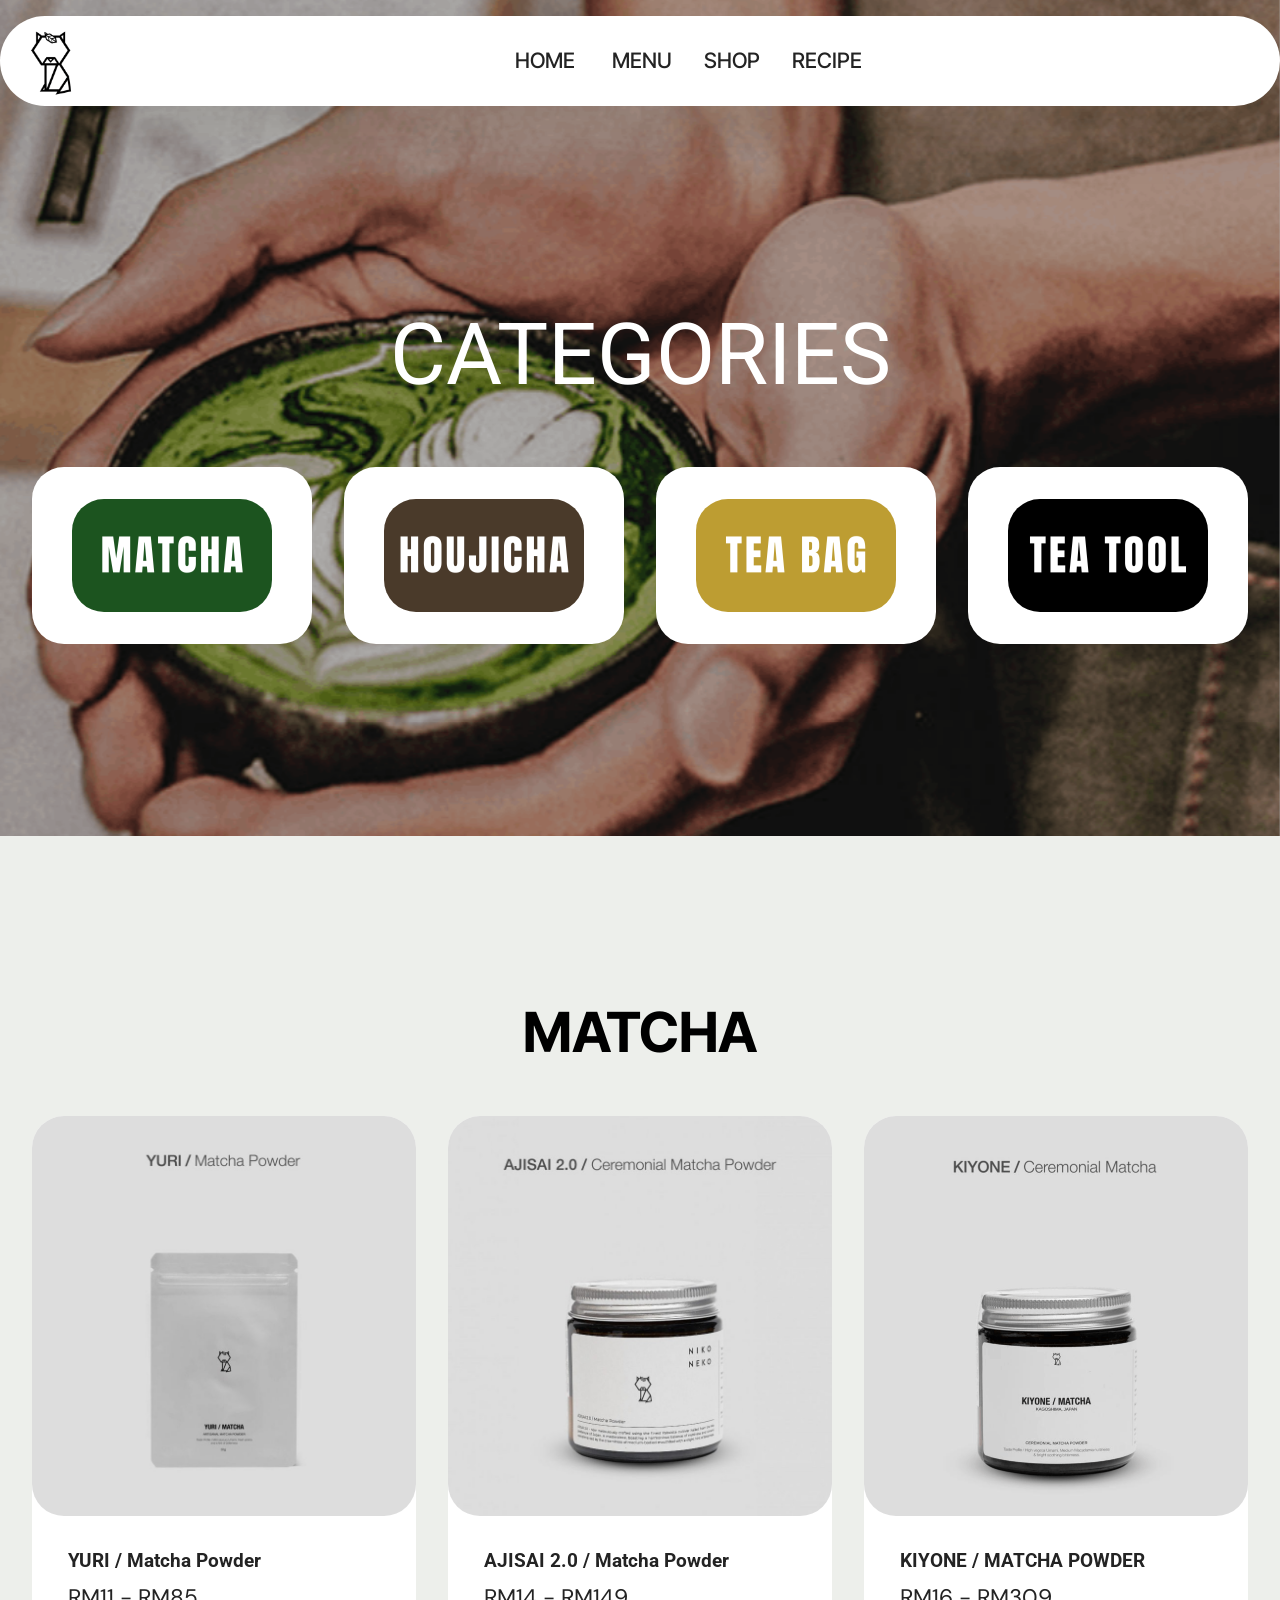
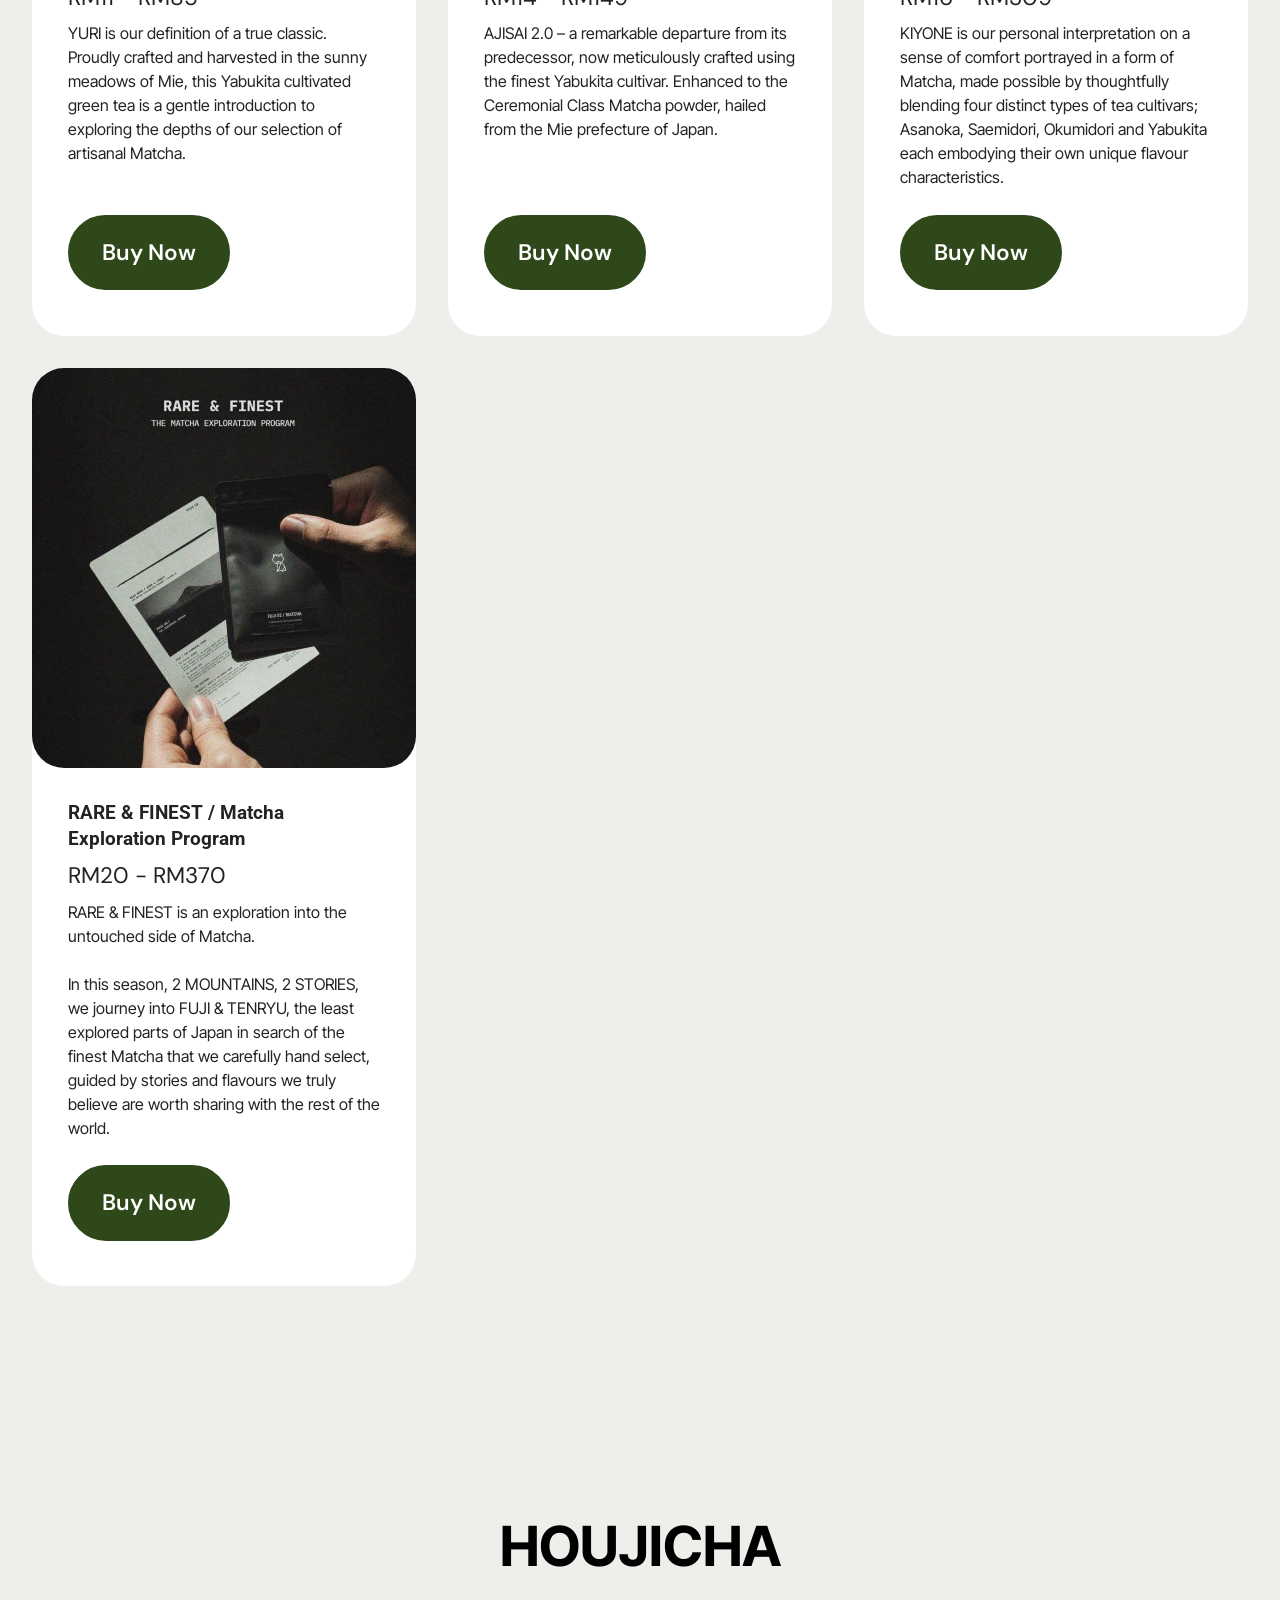
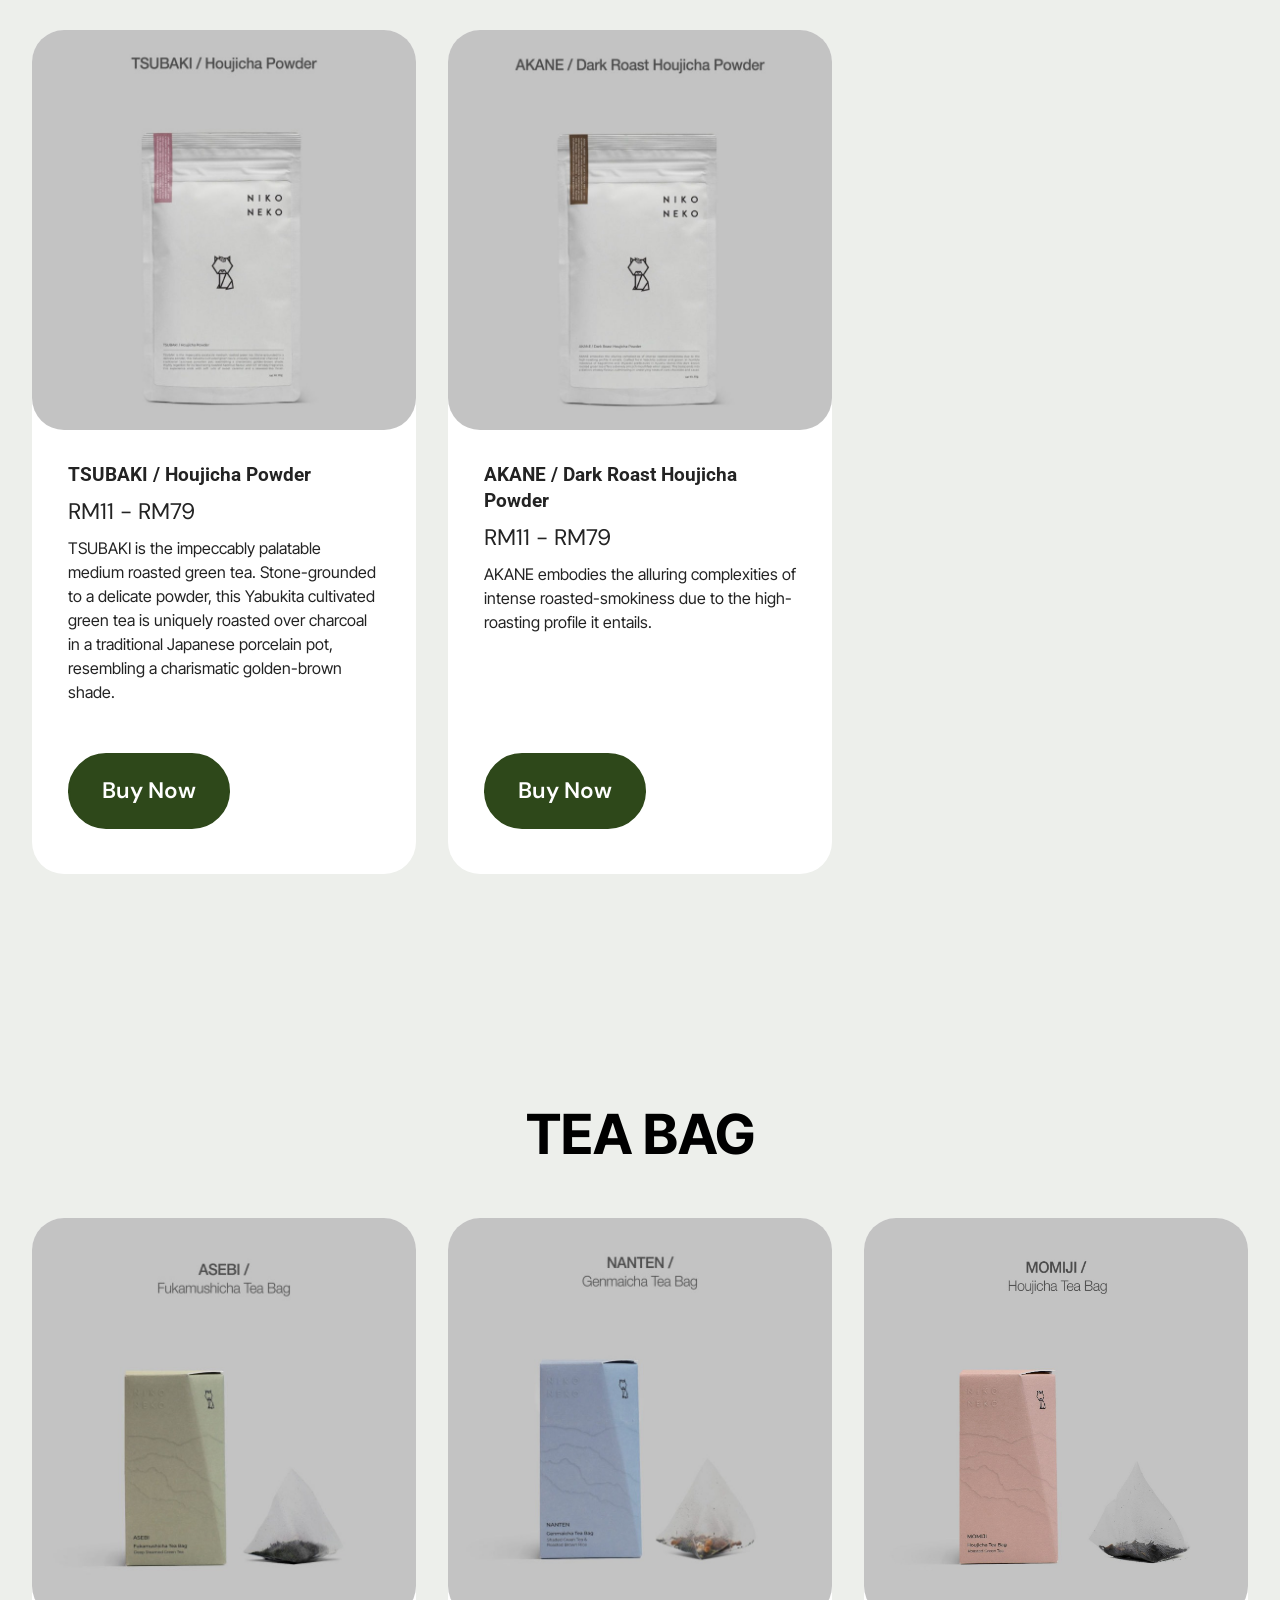
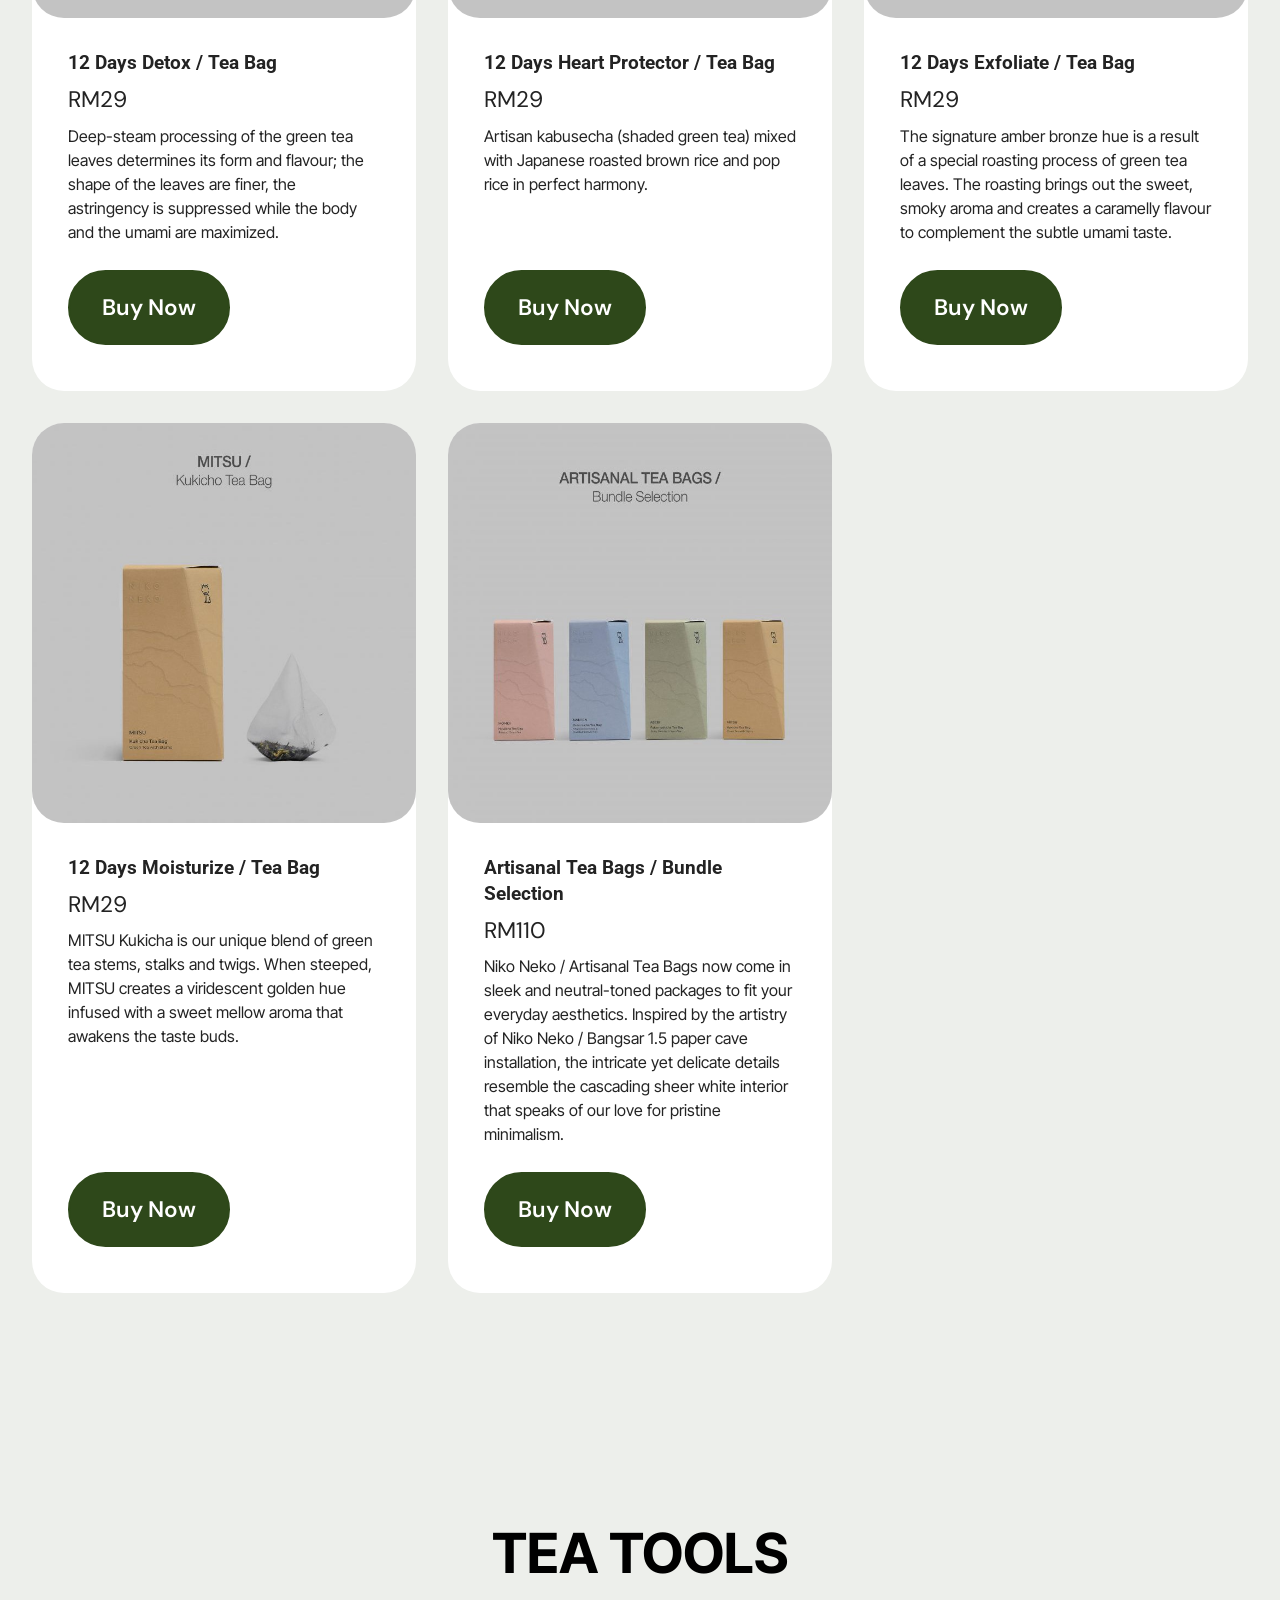
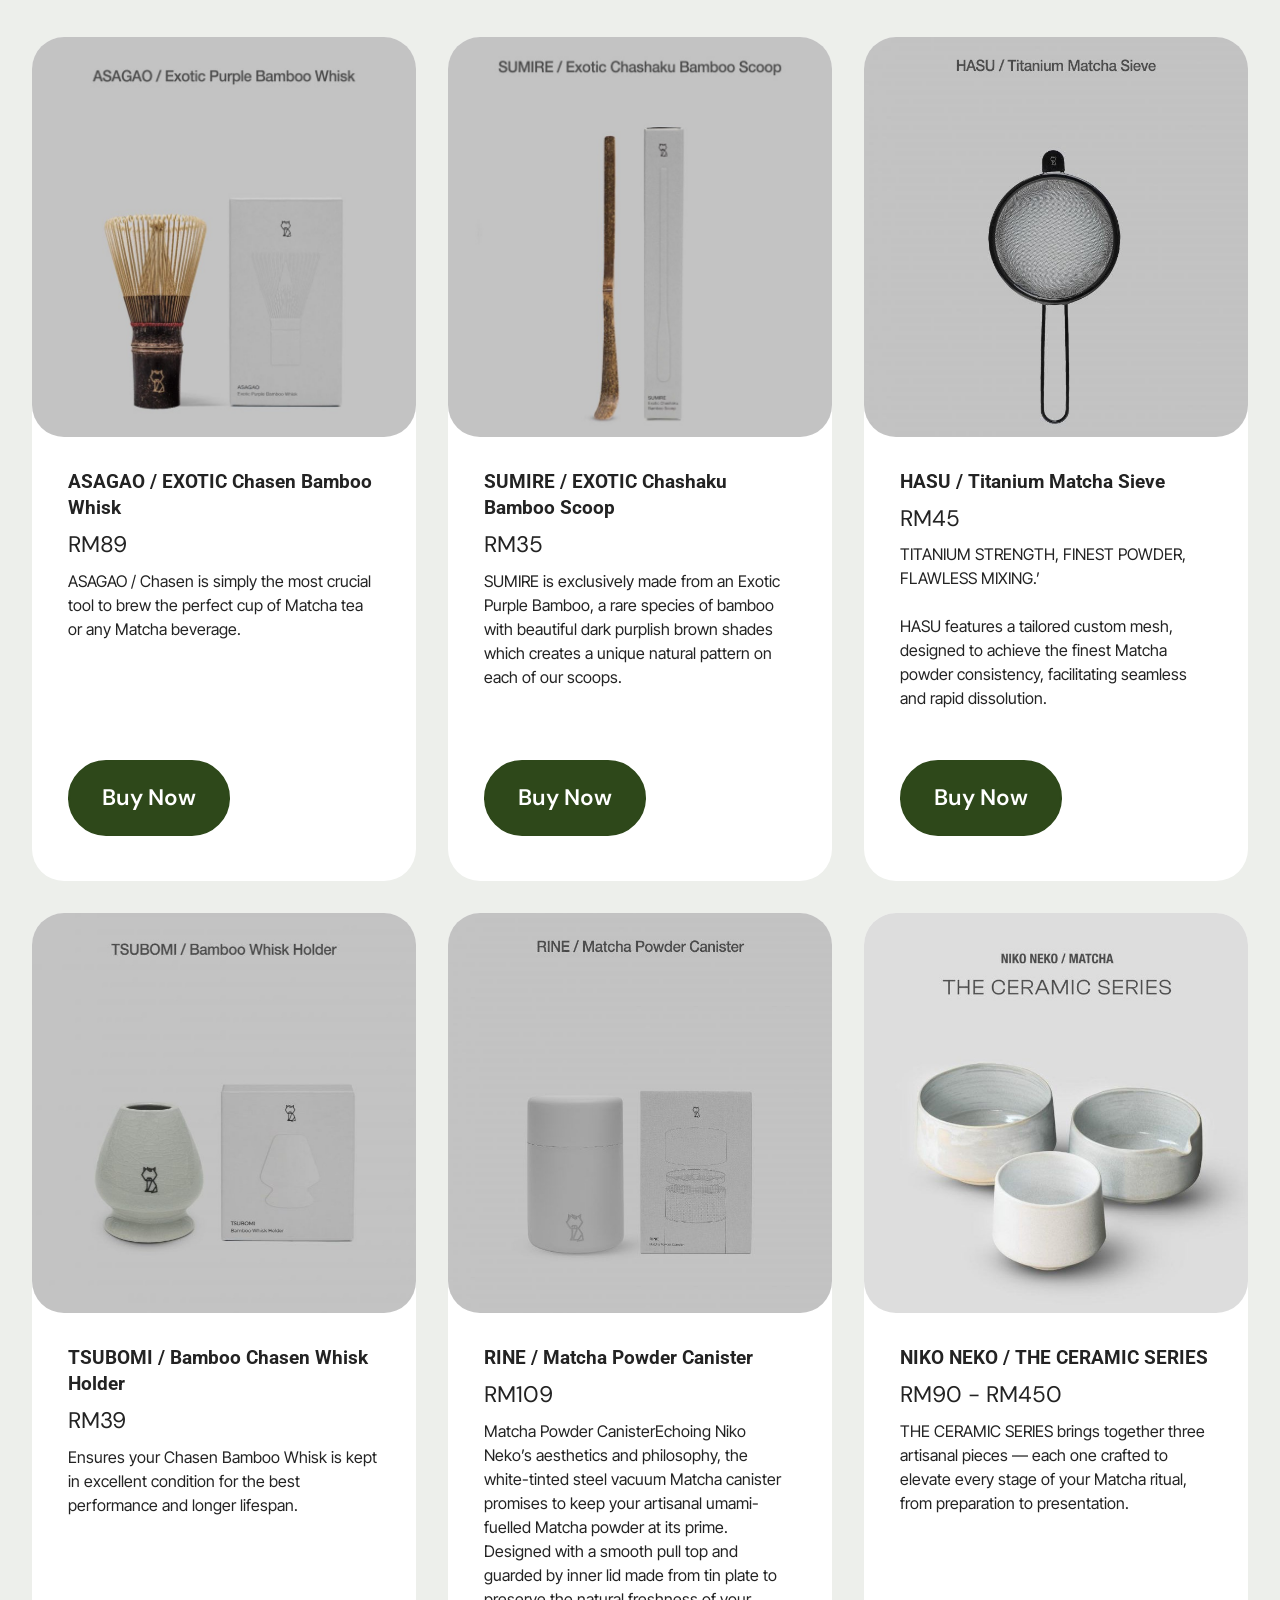
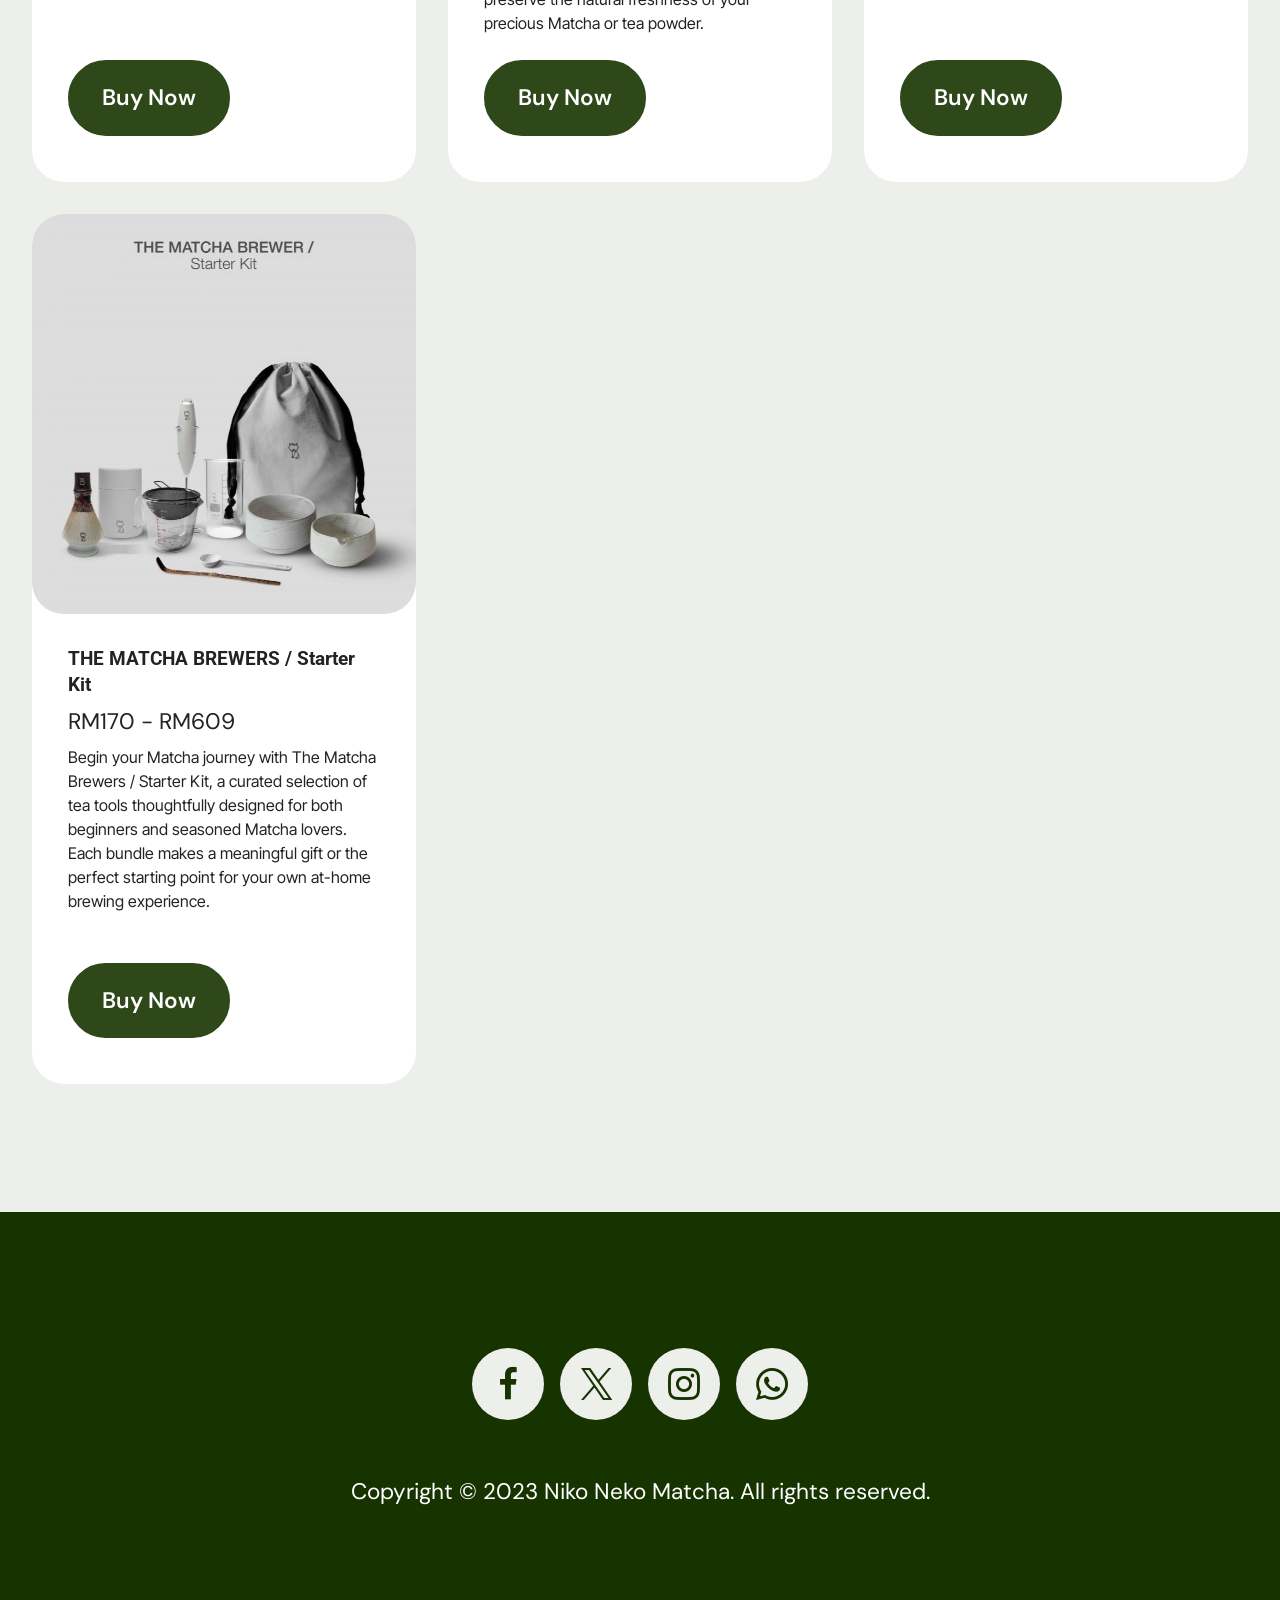
<file: page5.html>
<!DOCTYPE html>
<html  >
<head>
  <!-- Site made with Mobirise Website Builder v6.1.12, https://mobirise.com -->
  <meta charset="UTF-8">
  <meta http-equiv="X-UA-Compatible" content="IE=edge">
  <meta name="generator" content="Mobirise v6.1.12, mobirise.com">
  <meta name="viewport" content="width=device-width, initial-scale=1, minimum-scale=1">
  <link rel="shortcut icon" href="assets/images/niko20neko-112x126.png" type="image/x-icon">
  <meta name="description" content="">
  
  
  <title>SHOP</title>
  <link rel="stylesheet" href="assets/web/assets/mobirise-icons2/mobirise2.css">
  <link rel="stylesheet" href="assets/bootstrap/css/bootstrap.min.css">
  <link rel="stylesheet" href="assets/parallax/jarallax.css">
  <link rel="stylesheet" href="assets/animatecss/animate.css">
  <link rel="stylesheet" href="assets/socicon/css/styles.css">
  <link rel="stylesheet" href="assets/dropdown/css/style.css">
  <link rel="stylesheet" href="assets/theme/css/style.css">
  <link rel="preload" href="https://fonts.googleapis.com/css?family=Inter+Tight:100,200,300,400,500,600,700,800,900,100i,200i,300i,400i,500i,600i,700i,800i,900i&display=swap" as="style" onload="this.onload=null;this.rel='stylesheet'">
  <noscript><link rel="stylesheet" href="https://fonts.googleapis.com/css?family=Inter+Tight:100,200,300,400,500,600,700,800,900,100i,200i,300i,400i,500i,600i,700i,800i,900i&display=swap"></noscript>
  <link rel="preload" href="https://fonts.googleapis.com/css?family=Roboto:100,200,300,400,500,600,700,800,900,100i,200i,300i,400i,500i,600i,700i,800i,900i&display=swap" as="style" onload="this.onload=null;this.rel='stylesheet'">
  <noscript><link rel="stylesheet" href="https://fonts.googleapis.com/css?family=Roboto:100,200,300,400,500,600,700,800,900,100i,200i,300i,400i,500i,600i,700i,800i,900i&display=swap"></noscript>
  <link rel="preload" href="https://fonts.googleapis.com/css?family=DM+Sans:100,200,300,400,500,600,700,800,900,100i,200i,300i,400i,500i,600i,700i,800i,900i&display=swap" as="style" onload="this.onload=null;this.rel='stylesheet'">
  <noscript><link rel="stylesheet" href="https://fonts.googleapis.com/css?family=DM+Sans:100,200,300,400,500,600,700,800,900,100i,200i,300i,400i,500i,600i,700i,800i,900i&display=swap"></noscript>
  <link rel="preload" as="style" href="assets/mobirise/css/mbr-additional.css?v=OOBiE7"><link rel="stylesheet" href="assets/mobirise/css/mbr-additional.css?v=OOBiE7" type="text/css">

  
  
  
</head>
<body>
  
  <section data-bs-version="5.1" class="menu menu5 cid-vg0Qy9PLSk" once="menu" id="menu05-4s">
	

	<nav class="navbar navbar-dropdown navbar-fixed-top navbar-expand-lg">
		<div class="container">
			<div class="navbar-brand">
				<span class="navbar-logo">
					<a href="index.html">
						<img src="assets/images/niko20neko-112x126.png" alt="Mobirise Website Builder" style="height: 5rem;">
					</a>
				</span>
				
			</div>
			<button class="navbar-toggler" type="button" data-toggle="collapse" data-bs-toggle="collapse" data-target="#navbarSupportedContent" data-bs-target="#navbarSupportedContent" aria-controls="navbarNavAltMarkup" aria-expanded="false" aria-label="Toggle navigation">
				<div class="hamburger">
					<span></span>
					<span></span>
					<span></span>
					<span></span>
				</div>
			</button>
			<div class="collapse navbar-collapse" id="navbarSupportedContent">
				<ul class="navbar-nav nav-dropdown nav-right" data-app-modern-menu="true"><li class="nav-item"><a class="nav-link link text-black text-primary display-4" href="index.html">HOME&nbsp;</a></li><li class="nav-item">
						<a class="nav-link link text-black text-primary display-4" href="page4.html">MENU<br></a>
					</li>
					<li class="nav-item">
						<a class="nav-link link text-black text-primary display-4" href="page5.html" aria-expanded="false">SHOP<br></a>
					</li>
					<li class="nav-item">
						<a class="nav-link link text-black text-primary display-4" href="page6.html">RECIPE&nbsp;</a>
					</li></ul>
				
			</div>
		</div>
	</nav>
</section>

<section data-bs-version="5.1" class="clients3 cid-vg0dBqY74K mbr-parallax-background" id="clients03-39">
  

  
  <div class="mbr-overlay" style="opacity: 0.3; background-color: rgb(0, 0, 0);"></div>
  <div class="container">
    <div class="row justify-content-center">
      <div class="col-12 content-head">
        <div class="mb-5">
          <h5 class="mbr-section-title mbr-fonts-style mb-0 cateries"><br>CATEGORIES<br></h5>
          <div class="col-12">
            
          </div>
        </div>
      </div>
    </div>
    <div class="row">
      <div class="item features-without-image col-12 col-lg-3">
        <div class="item-wrapper">
          <div class="img-wrapper">
            <a href="page5.html#pricing02-34"><img src="assets/images/3-1-400x225.png" alt="Mobirise Website Builder"></a>
          </div>
          <div class="card-box align-center">
            
            
            
            
          </div>
        </div>
      </div>
      <div class="item features-without-image col-12 col-lg-3">
        <div class="item-wrapper">
          <div class="img-wrapper">
            <a href="page5.html#pricing02-35"><img src="assets/images/4-400x225.png" alt="Mobirise Website Builder"></a>
          </div>
          <div class="card-box align-center">
            
            
            
            
          </div>
        </div>
      </div>
      <div class="item features-without-image col-12 col-lg-3">
        <div class="item-wrapper">
          <div class="img-wrapper">
            <a href="page5.html#pricing02-36"><img src="assets/images/5-400x225.png" alt="Mobirise Website Builder"></a>
          </div>
          <div class="card-box align-center">
            
            
            
            
          </div>
        </div>
      </div><div class="item features-without-image col-12 col-lg-3">
        <div class="item-wrapper">
          <div class="img-wrapper">
            <a href="page5.html#pricing02-37"><img src="assets/images/6-400x225.png" alt="Mobirise Website Builder" data-slide-to="3" data-bs-slide-to="4"></a>
          </div>
          <div class="card-box align-center">
            
            
            
            
          </div>
        </div>
      </div>
    </div>
  </div>
</section>

<section data-bs-version="5.1" class="pricing02 cid-vg05SJuDlb" id="pricing02-34">
  
  
  <div class="container">
    <div class="row justify-content-center">
      <div class="col-12 content-head">
        <div class="mbr-section-head mb-5">
          <h4 class="mbr-section-title mbr-fonts-style align-center mb-0 display-2">
            <strong>MATCHA</strong></h4>
          
          
        </div>
      </div>
    </div>
    <div class="row">
      <div class="item features-image col-12 col-md-6 col-lg-4 active">
        <div class="item-wrapper">
          <div class="item-img">
            <img src="assets/images/yuri-816x1142.jpeg" alt="Mobirise Website Builder" data-slide-to="0" data-bs-slide-to="0">
          </div>
          <div class="item-content">
            <h5 class="item-title mbr-fonts-style display-5"><strong>YURI / Matcha Powder</strong></h5>
            <h6 class="item-subtitle mbr-fonts-style display-7">
              RM11 - RM85</h6>
            <p class="mbr-text mbr-fonts-style font">YURI is our definition of a true classic. Proudly crafted and harvested in the sunny meadows of Mie, this Yabukita cultivated green tea is a gentle introduction to exploring the depths of our selection of artisanal Matcha.<br></p>
            <div class="mbr-section-btn item-footer"><a href="https://www.nikonekomatcha.com/shop/yuri-matcha/" class="btn item-btn btn-primary display-7">Buy Now</a></div>
          </div>

        </div>
      </div>
      <div class="item features-image col-12 col-md-6 col-lg-4">
        <div class="item-wrapper">
          <div class="item-img">
            <img src="assets/images/ajisai-816x1142.jpeg" alt="Mobirise Website Builder" data-slide-to="1" data-bs-slide-to="1">
          </div>
          <div class="item-content">
            <h5 class="item-title mbr-fonts-style display-5"><strong>AJISAI 2.0 / Matcha Powder</strong></h5>
            <h6 class="item-subtitle mbr-fonts-style display-7">
              RM14 - RM149</h6>
            <p class="mbr-text mbr-fonts-style font">AJISAI 2.0 – a remarkable departure from its predecessor, now meticulously crafted using the finest Yabukita cultivar. Enhanced to the Ceremonial Class Matcha powder, hailed from the Mie prefecture of Japan.<br></p>
            <div class="mbr-section-btn item-footer"><a href="https://www.nikonekomatcha.com/shop/ajisai-matcha-powder/" class="btn item-btn btn-primary display-7">Buy Now</a></div>
          </div>
        </div>
      </div><div class="item features-image col-12 col-md-6 col-lg-4">
        <div class="item-wrapper">
          <div class="item-img">
            <img src="assets/images/screenshot-2026-04-06-at-5.16.36pm-3840x2486.png" alt="Mobirise Website Builder" data-slide-to="2" data-bs-slide-to="2">
          </div>
          <div class="item-content">
            <h5 class="item-title mbr-fonts-style display-5"><strong>KIYONE / MATCHA POWDER</strong></h5>
            <h6 class="item-subtitle mbr-fonts-style display-7">
              RM16 - RM309</h6>
            <p class="mbr-text mbr-fonts-style font">KIYONE is our personal interpretation on a sense of comfort portrayed in a form of Matcha, made possible by thoughtfully blending four distinct types of tea cultivars; Asanoka, Saemidori, Okumidori and Yabukita each embodying their own unique flavour characteristics.<br>
            </p>
            <div class="mbr-section-btn item-footer"><a href="https://www.nikonekomatcha.com/shop/kiyone-matcha-powder/" class="btn item-btn btn-primary display-7">Buy Now</a></div>
          </div>
        </div>
      </div>
      <div class="item features-image col-12 col-md-6 col-lg-4">
        <div class="item-wrapper">
          <div class="item-img">
            <img src="assets/images/special-732x1024.jpeg" alt="Mobirise Website Builder" data-slide-to="2" data-bs-slide-to="2">
          </div>
          <div class="item-content">
            <h5 class="item-title mbr-fonts-style display-5"><strong>RARE &amp; FINEST / Matcha Exploration Program</strong></h5>
            <h6 class="item-subtitle mbr-fonts-style display-7">
              RM20 - RM370</h6>
            <p class="mbr-text mbr-fonts-style font">RARE &amp; FINEST is an exploration into the untouched side of Matcha.<br><br>In this season, 2 MOUNTAINS, 2 STORIES, we journey into FUJI &amp; TENRYU, the least explored parts of Japan in search of the finest Matcha that we carefully hand select, guided by stories and flavours we truly believe are worth sharing with the rest of the world.<br>
            </p>
            <div class="mbr-section-btn item-footer"><a href="https://www.nikonekomatcha.com/shop/rare-finest-matcha-exploration-program/" class="btn item-btn btn-primary display-7">Buy Now</a></div>
          </div>
        </div>
      </div>
    </div>
  </div>
</section>

<section data-bs-version="5.1" class="pricing02 cid-vg07y9E3Q0" id="pricing02-35">
  
  
  <div class="container">
    <div class="row justify-content-center">
      <div class="col-12 content-head">
        <div class="mbr-section-head mb-5">
          <h4 class="mbr-section-title mbr-fonts-style align-center mb-0 display-2">
            <strong>HOUJICHA</strong></h4>
          
          
        </div>
      </div>
    </div>
    <div class="row">
      <div class="item features-image col-12 col-md-6 col-lg-4 active">
        <div class="item-wrapper">
          <div class="item-img">
            <img src="assets/images/tsubaki-1-816x1142.jpeg" alt="Mobirise Website Builder" data-slide-to="0" data-bs-slide-to="0">
          </div>
          <div class="item-content">
            <h5 class="item-title mbr-fonts-style display-5"><strong>TSUBAKI / Houjicha Powder</strong></h5>
            <h6 class="item-subtitle mbr-fonts-style display-7">
              RM11 - RM79</h6>
            <p class="mbr-text mbr-fonts-style font">TSUBAKI is the impeccably palatable medium roasted green tea. Stone-grounded to a delicate powder, this Yabukita cultivated green tea is uniquely roasted over charcoal in a traditional Japanese porcelain pot, resembling a charismatic golden-brown shade.<br><br></p>
            <div class="mbr-section-btn item-footer"><a href="https://www.nikonekomatcha.com/shop/tsubaki/" class="btn item-btn btn-primary display-7">Buy Now</a></div>
          </div>

        </div>
      </div>
      
      <div class="item features-image col-12 col-md-6 col-lg-4">
        <div class="item-wrapper">
          <div class="item-img">
            <img src="assets/images/akane-01-1463x2048201-816x1142.jpeg" alt="Mobirise Website Builder" data-slide-to="2" data-bs-slide-to="2">
          </div>
          <div class="item-content">
            <h5 class="item-title mbr-fonts-style display-5"><strong>AKANE / Dark Roast Houjicha Powder</strong></h5>
            <h6 class="item-subtitle mbr-fonts-style display-7">RM11 - RM79</h6>
            <p class="mbr-text mbr-fonts-style font">
              AKANE embodies the alluring complexities of intense roasted-smokiness due to the high-roasting profile it entails.<br>
            </p>
            <div class="mbr-section-btn item-footer"><a href="https://www.nikonekomatcha.com/shop/akane-dark-roast-houjicha-powder/" class="btn item-btn btn-primary display-7">Buy Now</a></div>
          </div>
        </div>
      </div>
    </div>
  </div>
</section>

<section data-bs-version="5.1" class="pricing02 cid-vg07Uq4101" id="pricing02-36">
  
  
  <div class="container">
    <div class="row justify-content-center">
      <div class="col-12 content-head">
        <div class="mbr-section-head mb-5">
          <h4 class="mbr-section-title mbr-fonts-style align-center mb-0 display-2">
            <strong>TEA BAG</strong></h4>
          
          
        </div>
      </div>
    </div>
    <div class="row">
      <div class="item features-image col-12 col-md-6 col-lg-4 active">
        <div class="item-wrapper">
          <div class="item-img">
            <img src="assets/images/tea-beg-5-816x1142.jpeg" alt="Mobirise Website Builder" data-slide-to="0" data-bs-slide-to="0">
          </div>
          <div class="item-content">
            <h5 class="item-title mbr-fonts-style display-5"><strong>12 Days Detox / Tea Bag</strong></h5>
            <h6 class="item-subtitle mbr-fonts-style display-7">
              RM29</h6>
            <p class="mbr-text mbr-fonts-style font">
              Deep-steam processing of the green tea leaves determines its form and flavour; the shape of the leaves are finer, the astringency is suppressed while the body and the umami are maximized.
            </p>
            <div class="mbr-section-btn item-footer"><a href="https://www.nikonekomatcha.com/shop/asebi-12-days-detox-tea-bag/" class="btn item-btn btn-primary display-7">Buy Now</a></div>
          </div>

        </div>
      </div>
      
      <div class="item features-image col-12 col-md-6 col-lg-4">
        <div class="item-wrapper">
          <div class="item-img">
            <img src="assets/images/tea-beg-2-816x1142.jpeg" alt="Mobirise Website Builder" data-slide-to="1" data-bs-slide-to="1">
          </div>
          <div class="item-content">
            <h5 class="item-title mbr-fonts-style display-5"><strong>12 Days Heart Protector / Tea Bag</strong></h5>
            <h6 class="item-subtitle mbr-fonts-style display-7">
              RM29
            </h6>
            <p class="mbr-text mbr-fonts-style font">
              Artisan kabusecha (shaded green tea) mixed with Japanese roasted brown rice and pop rice in perfect harmony.<br>
            </p>
            <div class="mbr-section-btn item-footer"><a href="https://www.nikonekomatcha.com/shop/12-days-heart-protector-genmaicha-tea-bag/" class="btn item-btn btn-primary display-7">Buy Now</a></div>
          </div>
        </div>
      </div><div class="item features-image col-12 col-md-6 col-lg-4">
        <div class="item-wrapper">
          <div class="item-img">
            <img src="assets/images/tea-beg-3-1463x2048.jpeg" alt="Mobirise Website Builder" data-slide-to="2" data-bs-slide-to="2">
          </div>
          <div class="item-content">
            <h5 class="item-title mbr-fonts-style display-5"><strong>12 Days Exfoliate / Tea Bag</strong></h5>
            <h6 class="item-subtitle mbr-fonts-style display-7">
              RM29
            </h6>
            <p class="mbr-text mbr-fonts-style font">
              The signature amber bronze hue is a result of a special roasting process of green tea leaves. The roasting brings out the sweet, smoky aroma and creates a caramelly flavour to complement the subtle umami taste.<br>
            </p>
            <div class="mbr-section-btn item-footer"><a href="https://www.nikonekomatcha.com/shop/momiji/" class="btn item-btn btn-primary display-7">Buy Now</a></div>
          </div>
        </div>
      </div><div class="item features-image col-12 col-md-6 col-lg-4">
        <div class="item-wrapper">
          <div class="item-img">
            <img src="assets/images/tea-beg-4-732x1024.jpeg" alt="Mobirise Website Builder" data-slide-to="3" data-bs-slide-to="3">
          </div>
          <div class="item-content">
            <h5 class="item-title mbr-fonts-style display-5"><strong>12 Days Moisturize / Tea Bag</strong></h5>
            <h6 class="item-subtitle mbr-fonts-style display-7">
              RM29
            </h6>
            <p class="mbr-text mbr-fonts-style font">
              MITSU Kukicha is our unique blend of green tea stems, stalks and twigs. When steeped, MITSU creates a viridescent golden hue infused with a sweet mellow aroma that awakens the taste buds.<br>
            </p>
            <div class="mbr-section-btn item-footer"><a href="https://www.nikonekomatcha.com/shop/12-days-moisturize-kukicha-tea-bag/" class="btn item-btn btn-primary display-7">Buy Now</a></div>
          </div>
        </div>
      </div><div class="item features-image col-12 col-md-6 col-lg-4">
        <div class="item-wrapper">
          <div class="item-img">
            <img src="assets/images/tea-beg-1-732x1024.jpeg" alt="Mobirise Website Builder" data-slide-to="4" data-bs-slide-to="4">
          </div>
          <div class="item-content">
            <h5 class="item-title mbr-fonts-style display-5"><strong>Artisanal Tea Bags / Bundle Selection</strong></h5>
            <h6 class="item-subtitle mbr-fonts-style display-7">
              RM110</h6>
            <p class="mbr-text mbr-fonts-style font">
              Niko Neko / Artisanal Tea Bags now come in sleek and neutral-toned packages to fit your everyday aesthetics. Inspired by the artistry of Niko Neko / Bangsar 1.5 paper cave installation, the intricate yet delicate details resemble the cascading sheer white interior that speaks of our love for pristine minimalism.<br>
            </p>
            <div class="mbr-section-btn item-footer"><a href="https://www.nikonekomatcha.com/shop/artisanal-tea-bags-bundle-selection/" class="btn item-btn btn-primary display-7">Buy Now</a></div>
          </div>
        </div>
      </div>
    </div>
  </div>
</section>

<section data-bs-version="5.1" class="pricing02 cid-vg08xvqsYJ" id="pricing02-37">
  
  
  <div class="container">
    <div class="row justify-content-center">
      <div class="col-12 content-head">
        <div class="mbr-section-head mb-5">
          <h4 class="mbr-section-title mbr-fonts-style align-center mb-0 display-2">
            <strong>TEA TOOLS</strong></h4>
          
          
        </div>
      </div>
    </div>
    <div class="row">
      <div class="item features-image col-12 col-md-6 col-lg-4 active">
        <div class="item-wrapper">
          <div class="item-img">
            <img src="assets/images/chasen-2-816x1142.jpeg" alt="Mobirise Website Builder" data-slide-to="0" data-bs-slide-to="0">
          </div>
          <div class="item-content">
            <h5 class="item-title mbr-fonts-style display-5"><strong>ASAGAO / EXOTIC Chasen Bamboo Whisk</strong></h5>
            <h6 class="item-subtitle mbr-fonts-style display-7">
              RM89</h6>
            <p class="mbr-text mbr-fonts-style font">
              ASAGAO / Chasen is simply the most crucial tool to brew the perfect cup of Matcha tea or any Matcha beverage. 
            </p>
            <div class="mbr-section-btn item-footer"><a href="https://www.nikonekomatcha.com/shop/asagao/" class="btn item-btn btn-primary display-7">Buy Now</a></div>
          </div>

        </div>
      </div>
      
      <div class="item features-image col-12 col-md-6 col-lg-4">
        <div class="item-wrapper">
          <div class="item-img">
            <img src="assets/images/sumire-1-816x1142.jpeg" alt="Mobirise Website Builder" data-slide-to="1" data-bs-slide-to="1">
          </div>
          <div class="item-content">
            <h5 class="item-title mbr-fonts-style display-5"><strong>SUMIRE / EXOTIC Chashaku Bamboo Scoop</strong></h5>
            <h6 class="item-subtitle mbr-fonts-style display-7">
              RM35</h6>
            <p class="mbr-text mbr-fonts-style font">
              SUMIRE is exclusively made from an Exotic Purple Bamboo, a rare species of bamboo with beautiful dark purplish brown shades which creates a unique natural pattern on each of our scoops.<br>
            </p>
            <div class="mbr-section-btn item-footer"><a href="https://www.nikonekomatcha.com/shop/sumire/" class="btn item-btn btn-primary display-7">Buy Now</a></div>
          </div>
        </div>
      </div><div class="item features-image col-12 col-md-6 col-lg-4">
        <div class="item-wrapper">
          <div class="item-img">
            <img src="assets/images/hasu-01-1-732x1024.jpeg" alt="Mobirise Website Builder" data-slide-to="2" data-bs-slide-to="2">
          </div>
          <div class="item-content">
            <h5 class="item-title mbr-fonts-style display-5"><strong>HASU / Titanium Matcha Sieve</strong></h5>
            <h6 class="item-subtitle mbr-fonts-style display-7">
              RM45</h6>
            <p class="mbr-text mbr-fonts-style font">TITANIUM STRENGTH, FINEST POWDER, FLAWLESS MIXING.’<br><br>HASU features a tailored custom mesh, designed to achieve the finest Matcha powder consistency, facilitating seamless and rapid dissolution.<br><br>
            </p>
            <div class="mbr-section-btn item-footer"><a href="https://www.nikonekomatcha.com/shop/titanium-matcha-sieve/" class="btn item-btn btn-primary display-7">Buy Now</a></div>
          </div>
        </div>
      </div><div class="item features-image col-12 col-md-6 col-lg-4">
        <div class="item-wrapper">
          <div class="item-img">
            <img src="assets/images/tsubomi-09-1-731x1024.jpeg" alt="Mobirise Website Builder" data-slide-to="3" data-bs-slide-to="3">
          </div>
          <div class="item-content">
            <h5 class="item-title mbr-fonts-style display-5"><strong>TSUBOMI / Bamboo Chasen Whisk Holder</strong></h5>
            <h6 class="item-subtitle mbr-fonts-style display-7">
              RM39</h6>
            <p class="mbr-text mbr-fonts-style font">
              Ensures your Chasen Bamboo Whisk is kept in excellent condition for the best performance and longer lifespan. <br>
            </p>
            <div class="mbr-section-btn item-footer"><a href="https://www.nikonekomatcha.com/shop/tsubomi-chasen-holder/" class="btn item-btn btn-primary display-7">Buy Now</a></div>
          </div>
        </div>
      </div><div class="item features-image col-12 col-md-6 col-lg-4">
        <div class="item-wrapper">
          <div class="item-img">
            <img src="assets/images/rine-01-1-732x1024.jpeg" alt="Mobirise Website Builder" data-slide-to="4" data-bs-slide-to="4">
          </div>
          <div class="item-content">
            <h5 class="item-title mbr-fonts-style display-5"><strong>RINE / Matcha Powder Canister</strong></h5>
            <h6 class="item-subtitle mbr-fonts-style display-7">
              RM109</h6>
            <p class="mbr-text mbr-fonts-style font">
              Matcha Powder CanisterEchoing Niko Neko’s aesthetics and philosophy, the white-tinted steel vacuum Matcha canister promises to keep your artisanal umami-fuelled Matcha powder at its prime. Designed with a smooth pull top and guarded by inner lid made from tin plate to preserve the natural freshness of your precious Matcha or tea powder.<br>
            </p>
            <div class="mbr-section-btn item-footer"><a href="https://www.nikonekomatcha.com/shop/rine-matcha-canister/" class="btn item-btn btn-primary display-7">Buy Now</a></div>
          </div>
        </div>
      </div><div class="item features-image col-12 col-md-6 col-lg-4">
        <div class="item-wrapper">
          <div class="item-img">
            <img src="assets/images/1-1-732x1024.jpeg" alt="Mobirise Website Builder" data-slide-to="5" data-bs-slide-to="5">
          </div>
          <div class="item-content">
            <h5 class="item-title mbr-fonts-style display-5"><strong>NIKO NEKO / THE CERAMIC SERIES</strong></h5>
            <h6 class="item-subtitle mbr-fonts-style display-7">
              RM90 - RM450</h6>
            <p class="mbr-text mbr-fonts-style font">THE CERAMIC SERIES brings together three artisanal pieces — each one crafted to elevate every stage of your Matcha ritual, from preparation to presentation.<br><br><br>
            </p>
            <div class="mbr-section-btn item-footer"><a href="https://www.nikonekomatcha.com/shop/niko-neko-the-ceramic-series/" class="btn item-btn btn-primary display-7">Buy Now</a></div>
          </div>
        </div>
      </div><div class="item features-image col-12 col-md-6 col-lg-4">
        <div class="item-wrapper">
          <div class="item-img">
            <img src="assets/images/website-the-matcha-brewer-01-731x1024201-731x1024.jpeg" alt="Mobirise Website Builder" data-slide-to="6" data-bs-slide-to="6">
          </div>
          <div class="item-content">
            <h5 class="item-title mbr-fonts-style display-5"><strong>THE MATCHA BREWERS / Starter Kit</strong></h5>
            <h6 class="item-subtitle mbr-fonts-style display-7">
              RM170 - RM609</h6>
            <p class="mbr-text mbr-fonts-style font">Begin your Matcha journey with The Matcha Brewers / Starter Kit, a curated selection of tea tools thoughtfully designed for both beginners and seasoned Matcha lovers. Each bundle makes a meaningful gift or the perfect starting point for your own at-home brewing experience.<br><br>
            </p>
            <div class="mbr-section-btn item-footer"><a href="https://www.nikonekomatcha.com/shop/the-matcha-brewers-starter-kit/" class="btn item-btn btn-primary display-7">Buy Now</a></div>
          </div>
        </div>
      </div>
    </div>
  </div>
</section>

<section data-bs-version="5.1" class="social03 cid-vg0gszHCju" id="social03-3a">
    
    
    
    <div class="container">
        <div class="media-container-row">
            <div class="col-12">
                
                
                <div>
                    <div class="mbr-social-likes align-center">
                        
                        
                        
                    </div>
                </div>
            </div>
        </div>
    </div>
</section>

<section data-bs-version="5.1" class="footer3 cid-vg0PEwz9ei" once="footers" id="footer03-4r">

        

    

    <div class="container">
        <div class="row">
            

            <div class="col-12 mt-4">
                <div class="social-row">
                    <div class="soc-item">
                        <a href="https://www.facebook.com/nikonekomatcha/" target="_blank">
                            <span class="mbr-iconfont display-7 socicon-facebook socicon"></span>
                        </a>
                    </div>
                    <div class="soc-item">
                        <a href="https://x.com/nikonekomatcha" target="_blank">
                            <span class="mbr-iconfont socicon-twitter socicon"></span>
                        </a>
                    </div>
                    <div class="soc-item">
                        <a href="https://www.instagram.com/nikonekomatcha/" target="_blank">
                            <span class="mbr-iconfont socicon-instagram socicon"></span>
                        </a>
                    </div>
                    <div class="soc-item">
                        <a href="https://api.whatsapp.com/send/?phone=60192980272&text&type=phone_number&app_absent=0" target="_blank">
                            <span class="mbr-iconfont socicon-whatsapp socicon"></span>
                        </a>
                    </div>
                    
                </div>
            </div>
            <div class="col-12 mt-5">
                <p class="mbr-fonts-style copyright display-7">Copyright © 2023 Niko Neko Matcha. All rights reserved.<br></p>
            </div>
        </div>
    </div>
</section><section class="display-7" style="padding: 0;align-items: center;justify-content: center;flex-wrap: wrap;    align-content: center;display: flex;position: relative;height: 4rem;"><a href="https://mobiri.se/4654946" style="flex: 1 1;height: 4rem;position: absolute;width: 100%;z-index: 1;"><img alt="" style="height: 4rem;" src="[data-uri]"></a><p style="margin: 0;text-align: center;" class="display-7">&#8204;</p><a style="z-index:1" href="https://mobirise.com">Mobirise </a></section><script src="assets/bootstrap/js/bootstrap.bundle.min.js"></script>  <script src="assets/parallax/jarallax.js"></script>  <script src="assets/smoothscroll/smooth-scroll.js"></script>  <script src="assets/ytplayer/index.js"></script>  <script src="assets/sociallikes/social-likes.js"></script>  <script src="assets/dropdown/js/navbar-dropdown.js"></script>  <script src="assets/theme/js/script.js"></script>  
  
  
  <input name="animation" type="hidden">
  </body>
</html>
</file>
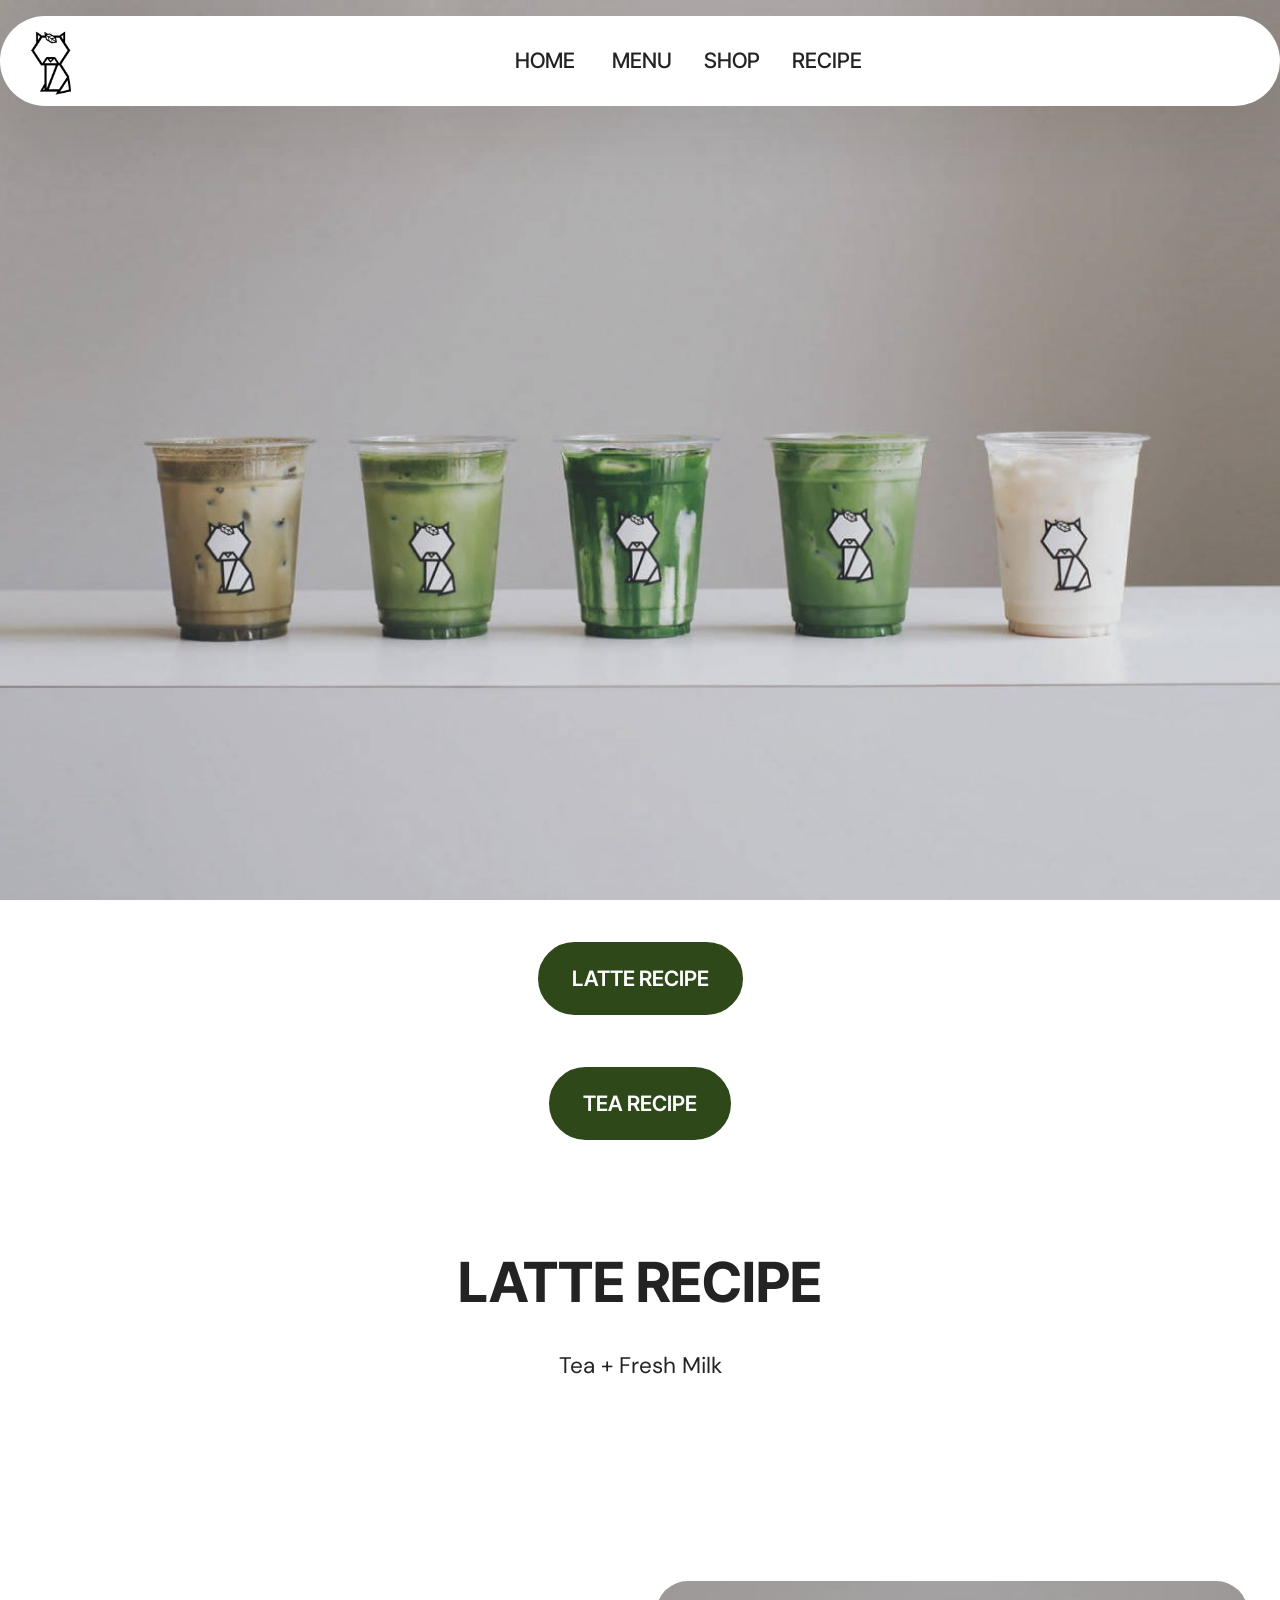
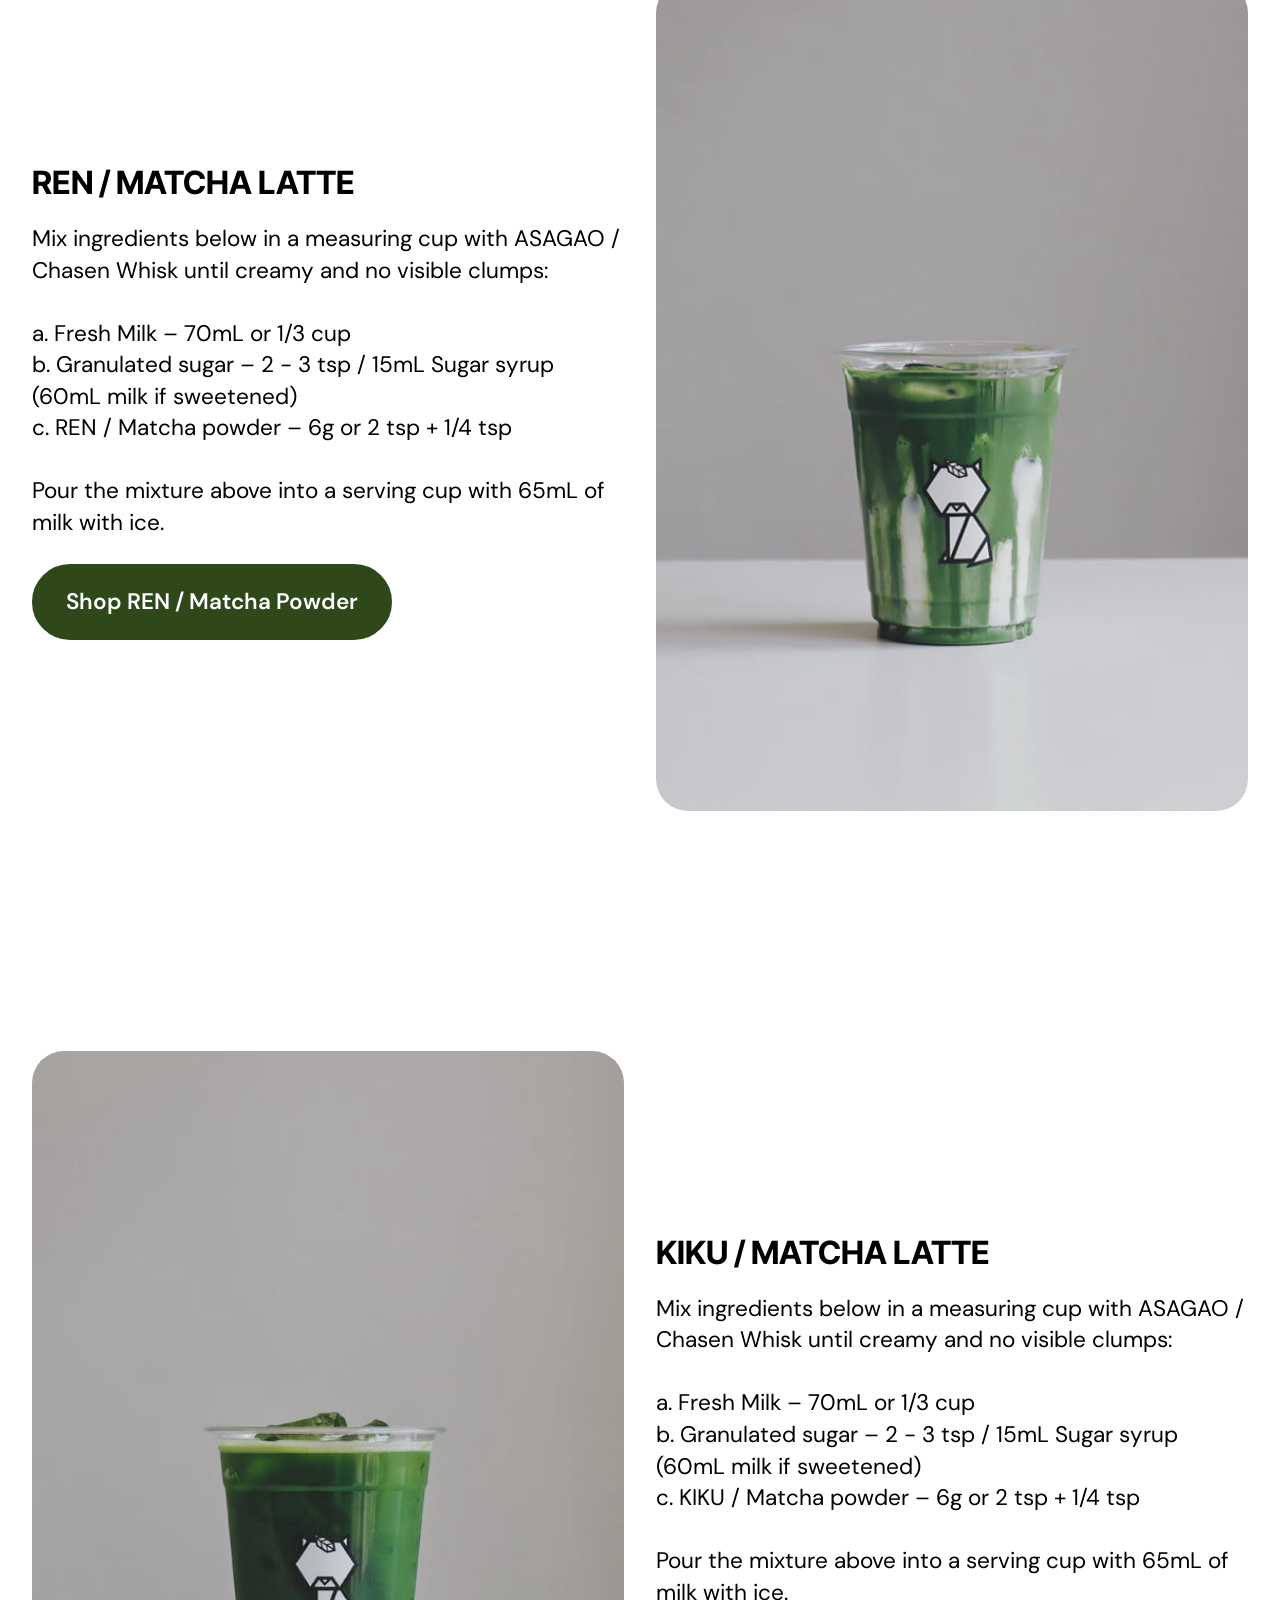
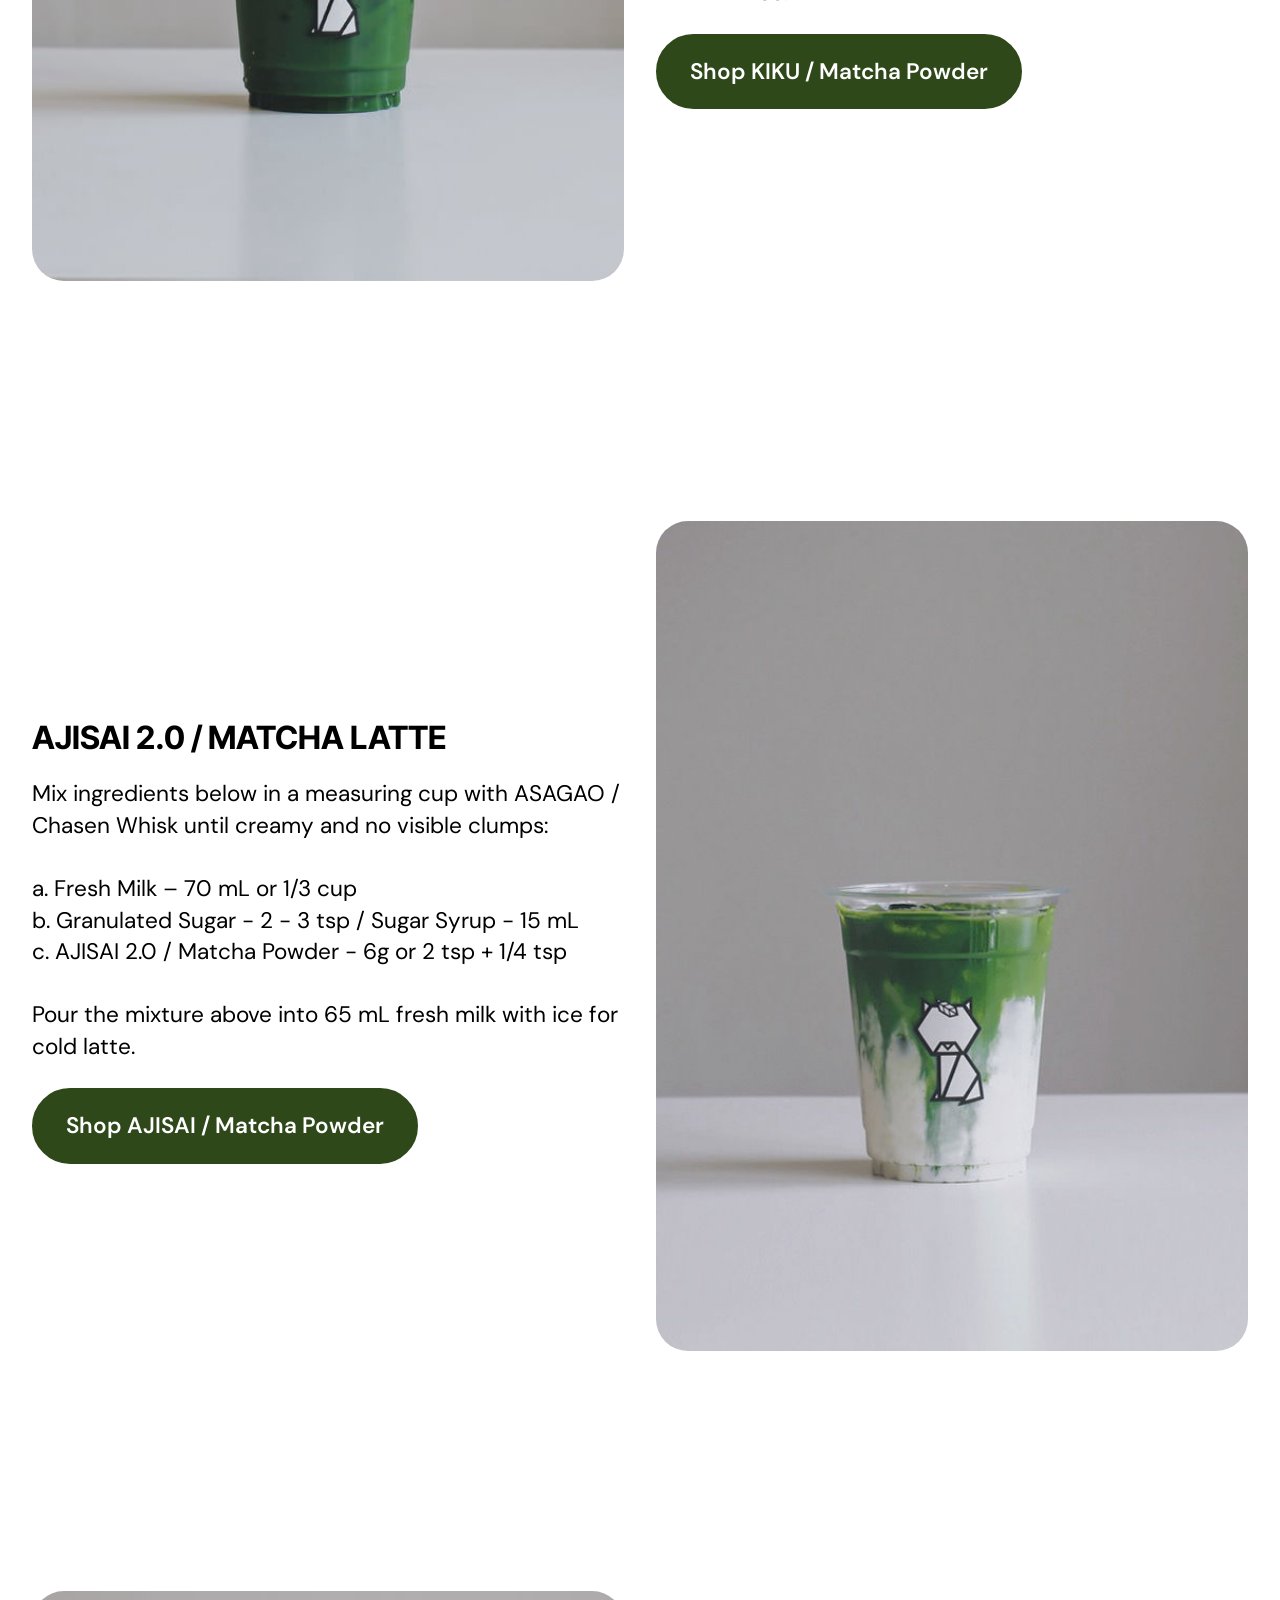
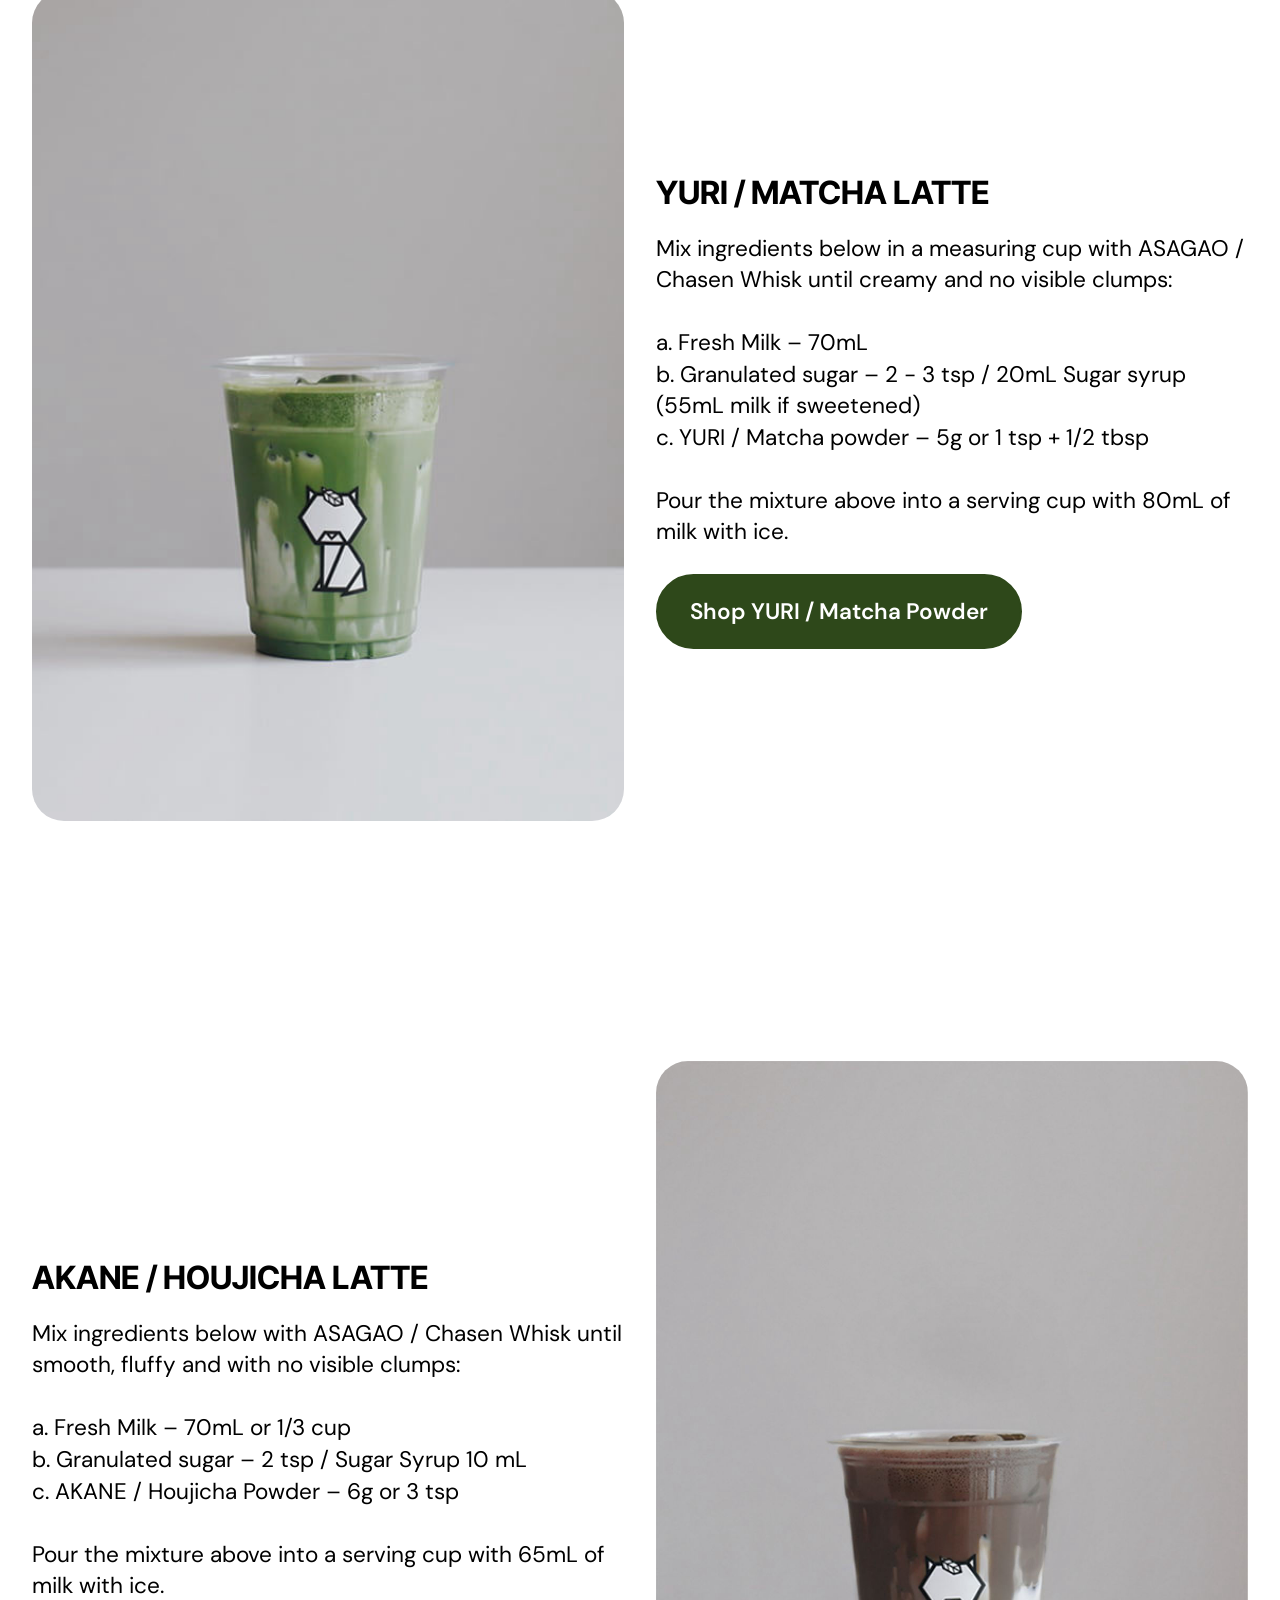
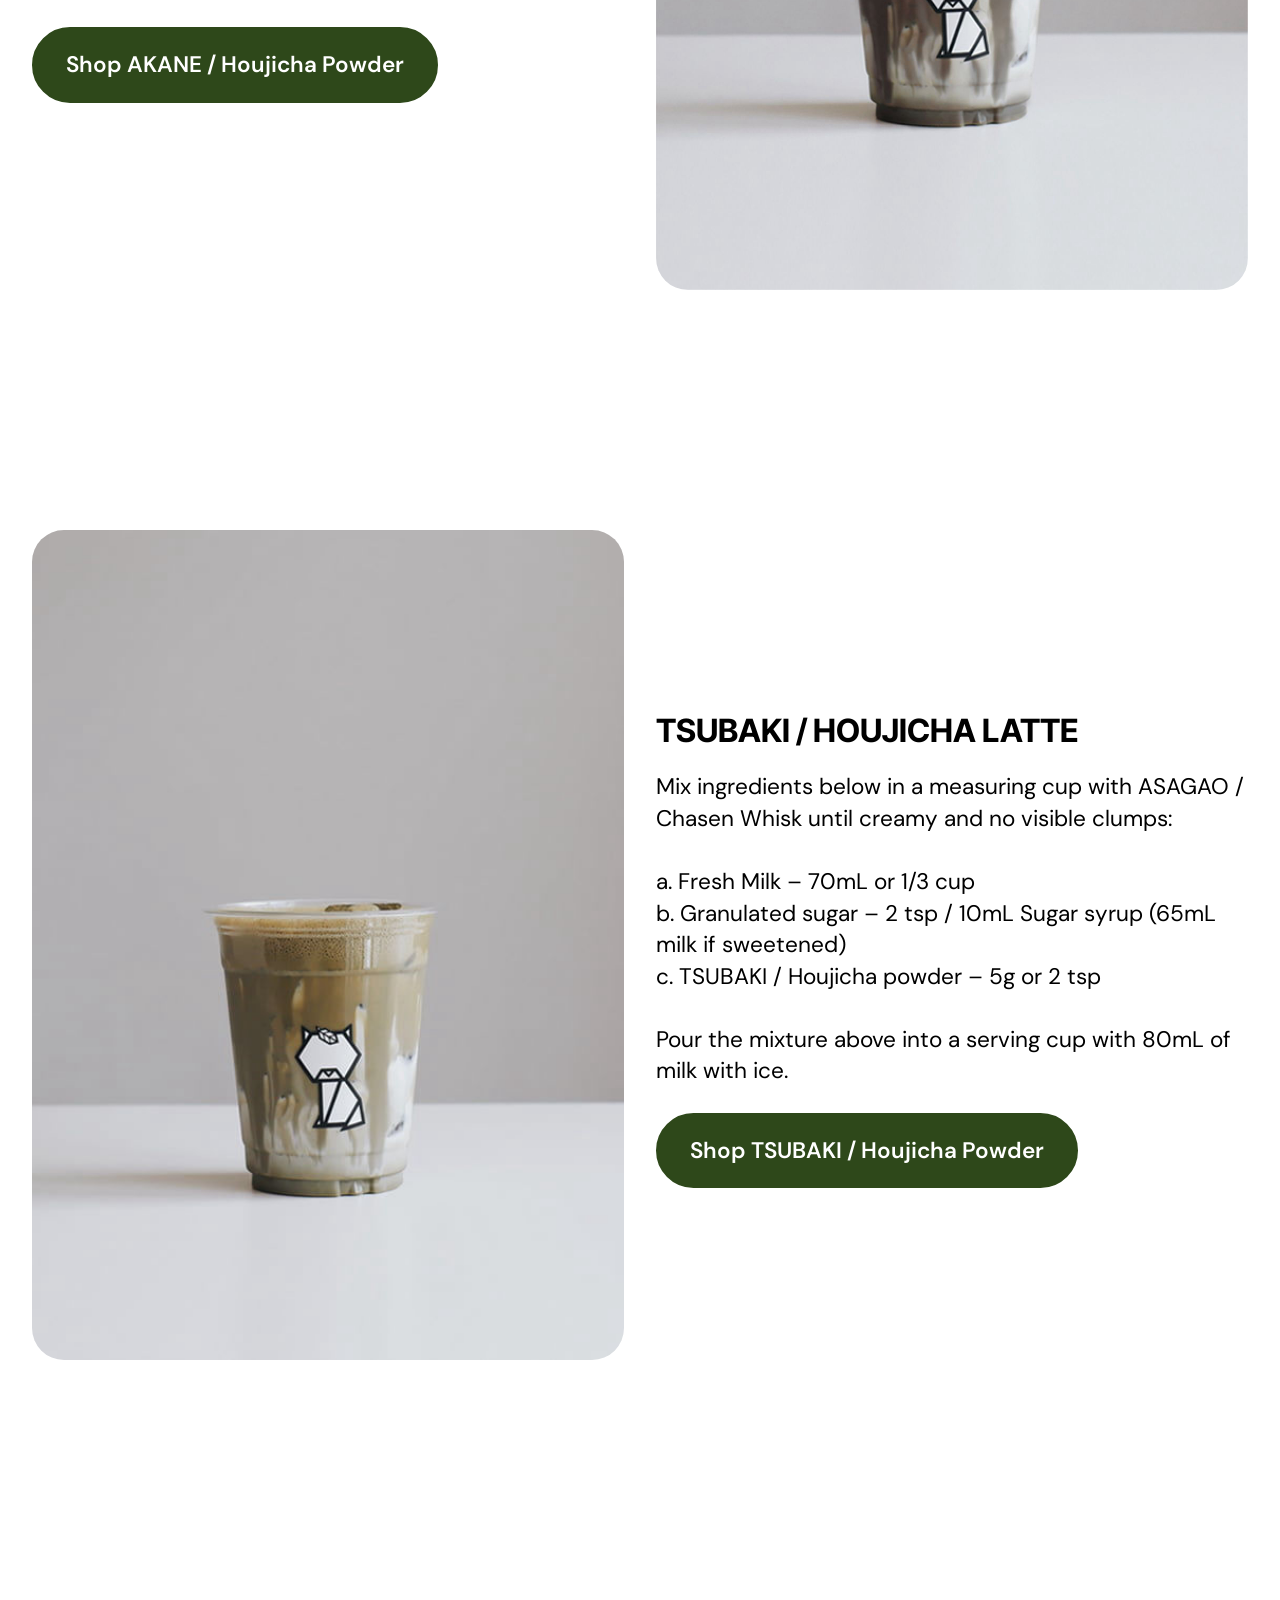
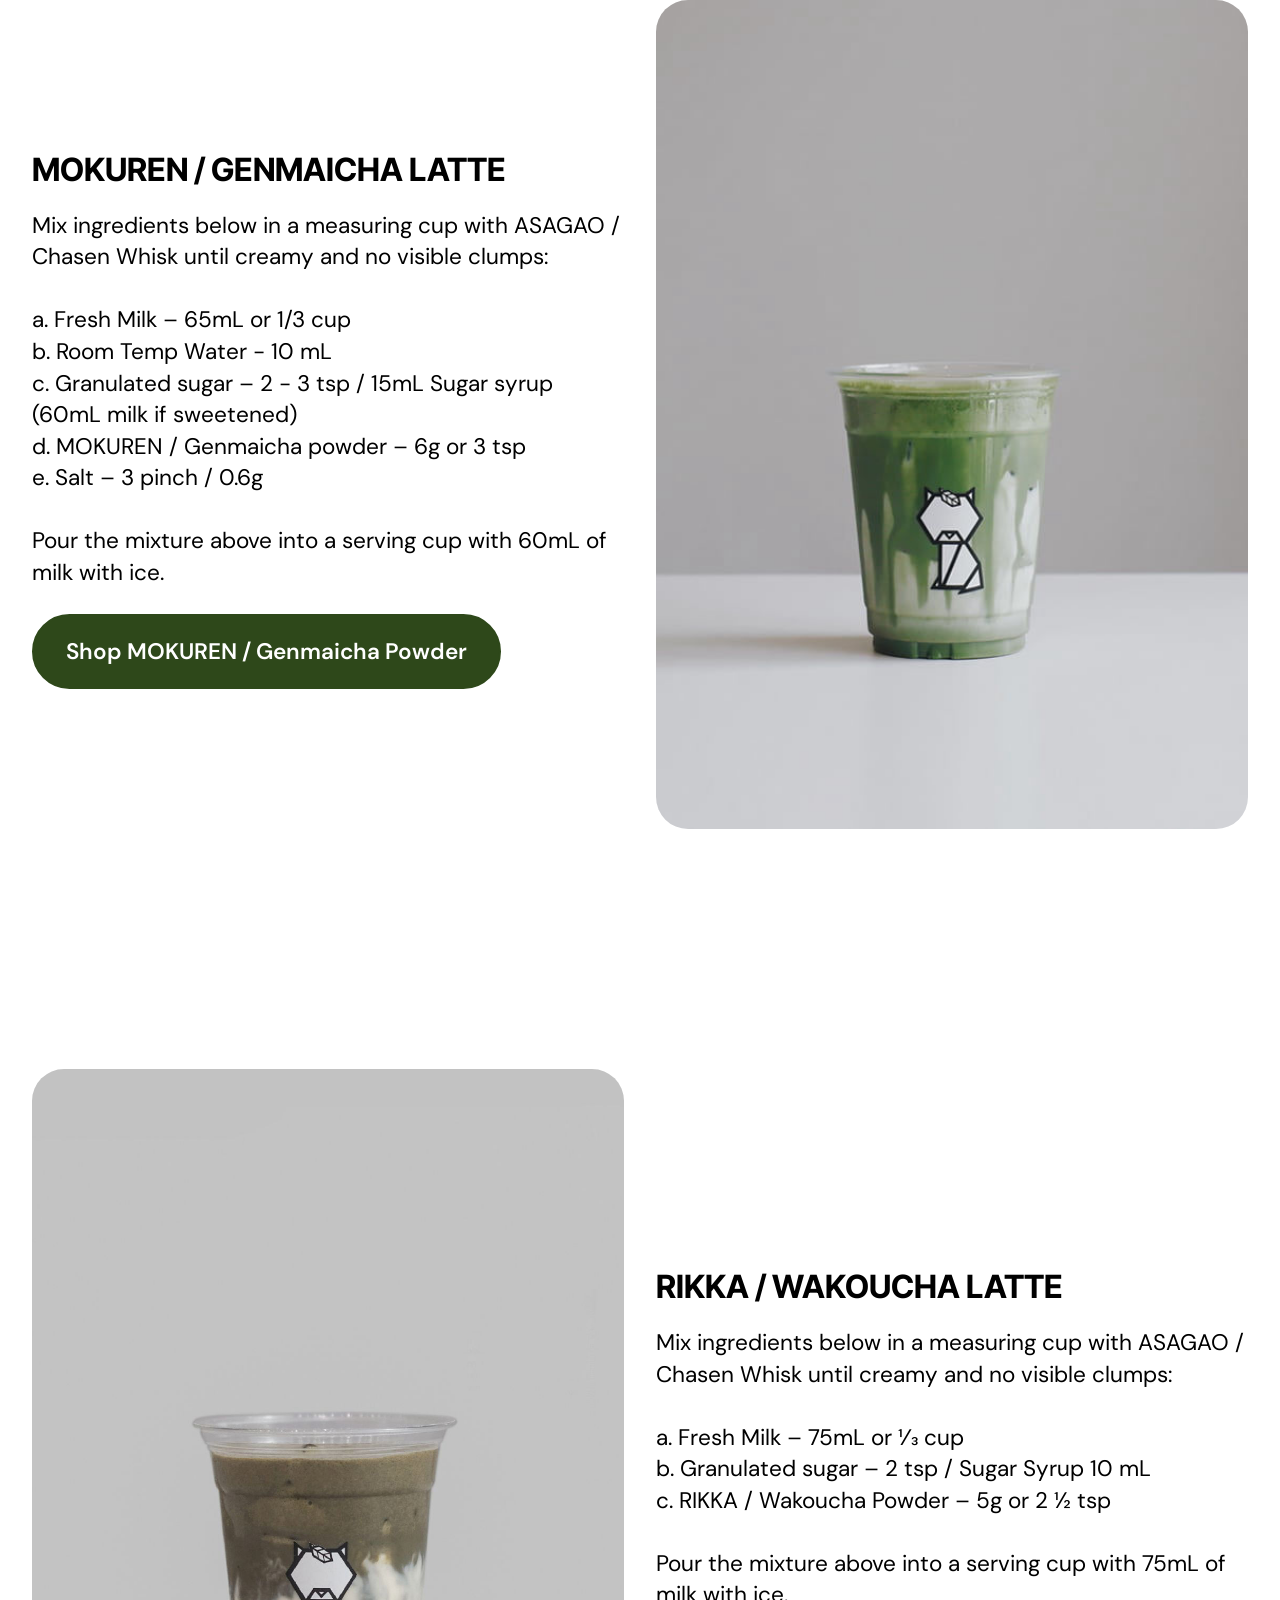
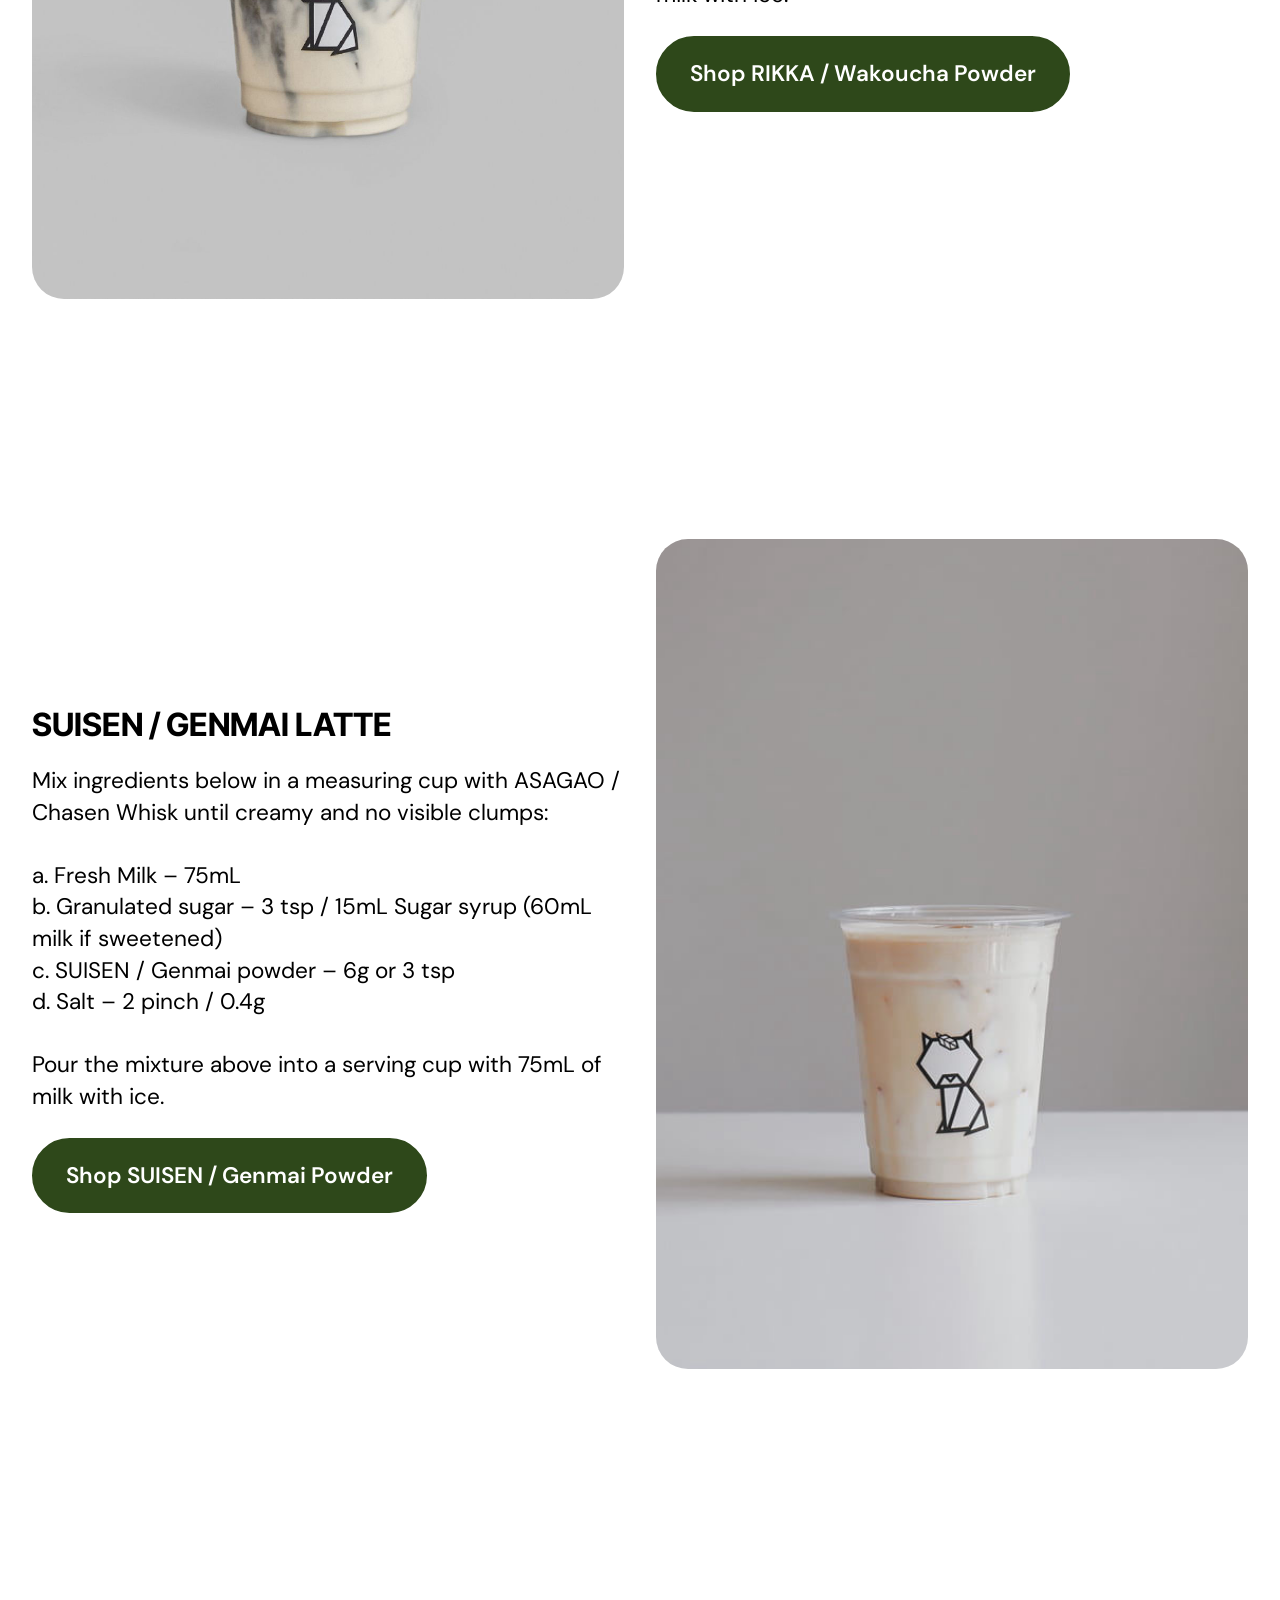
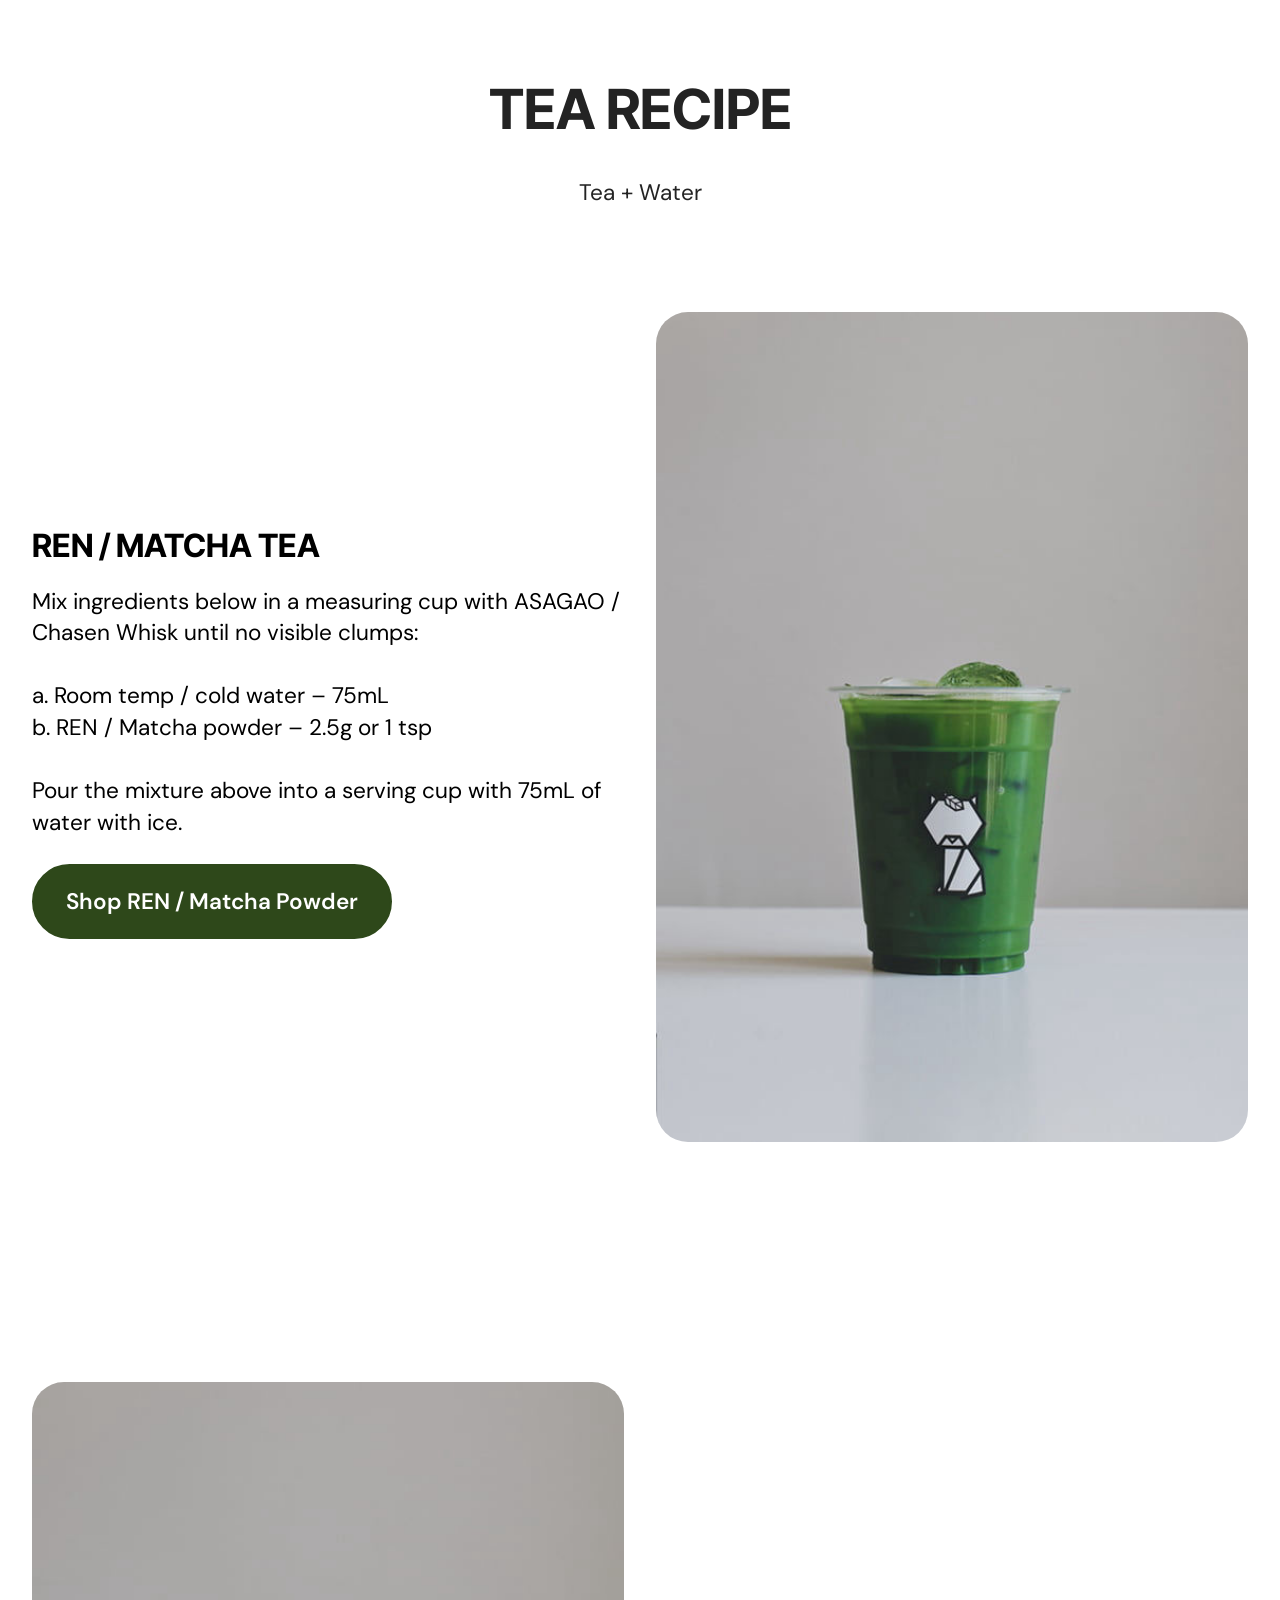
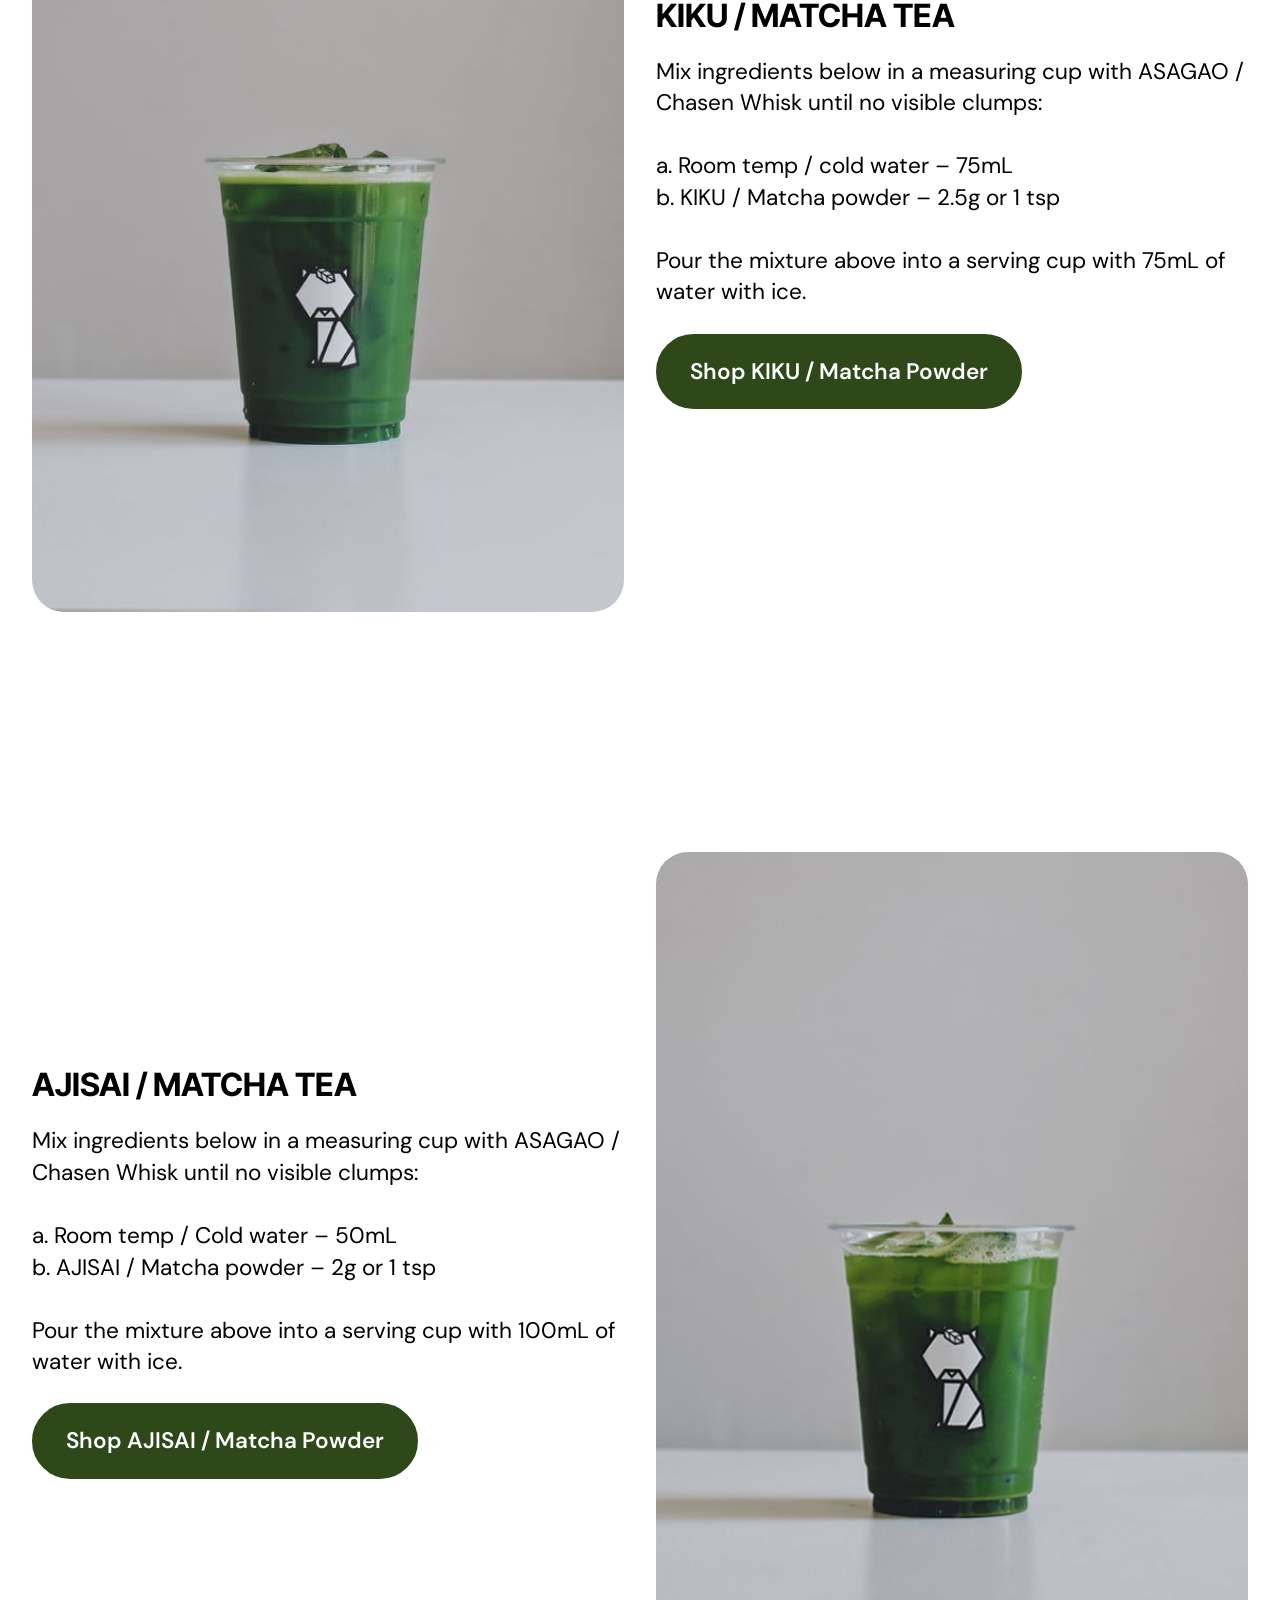
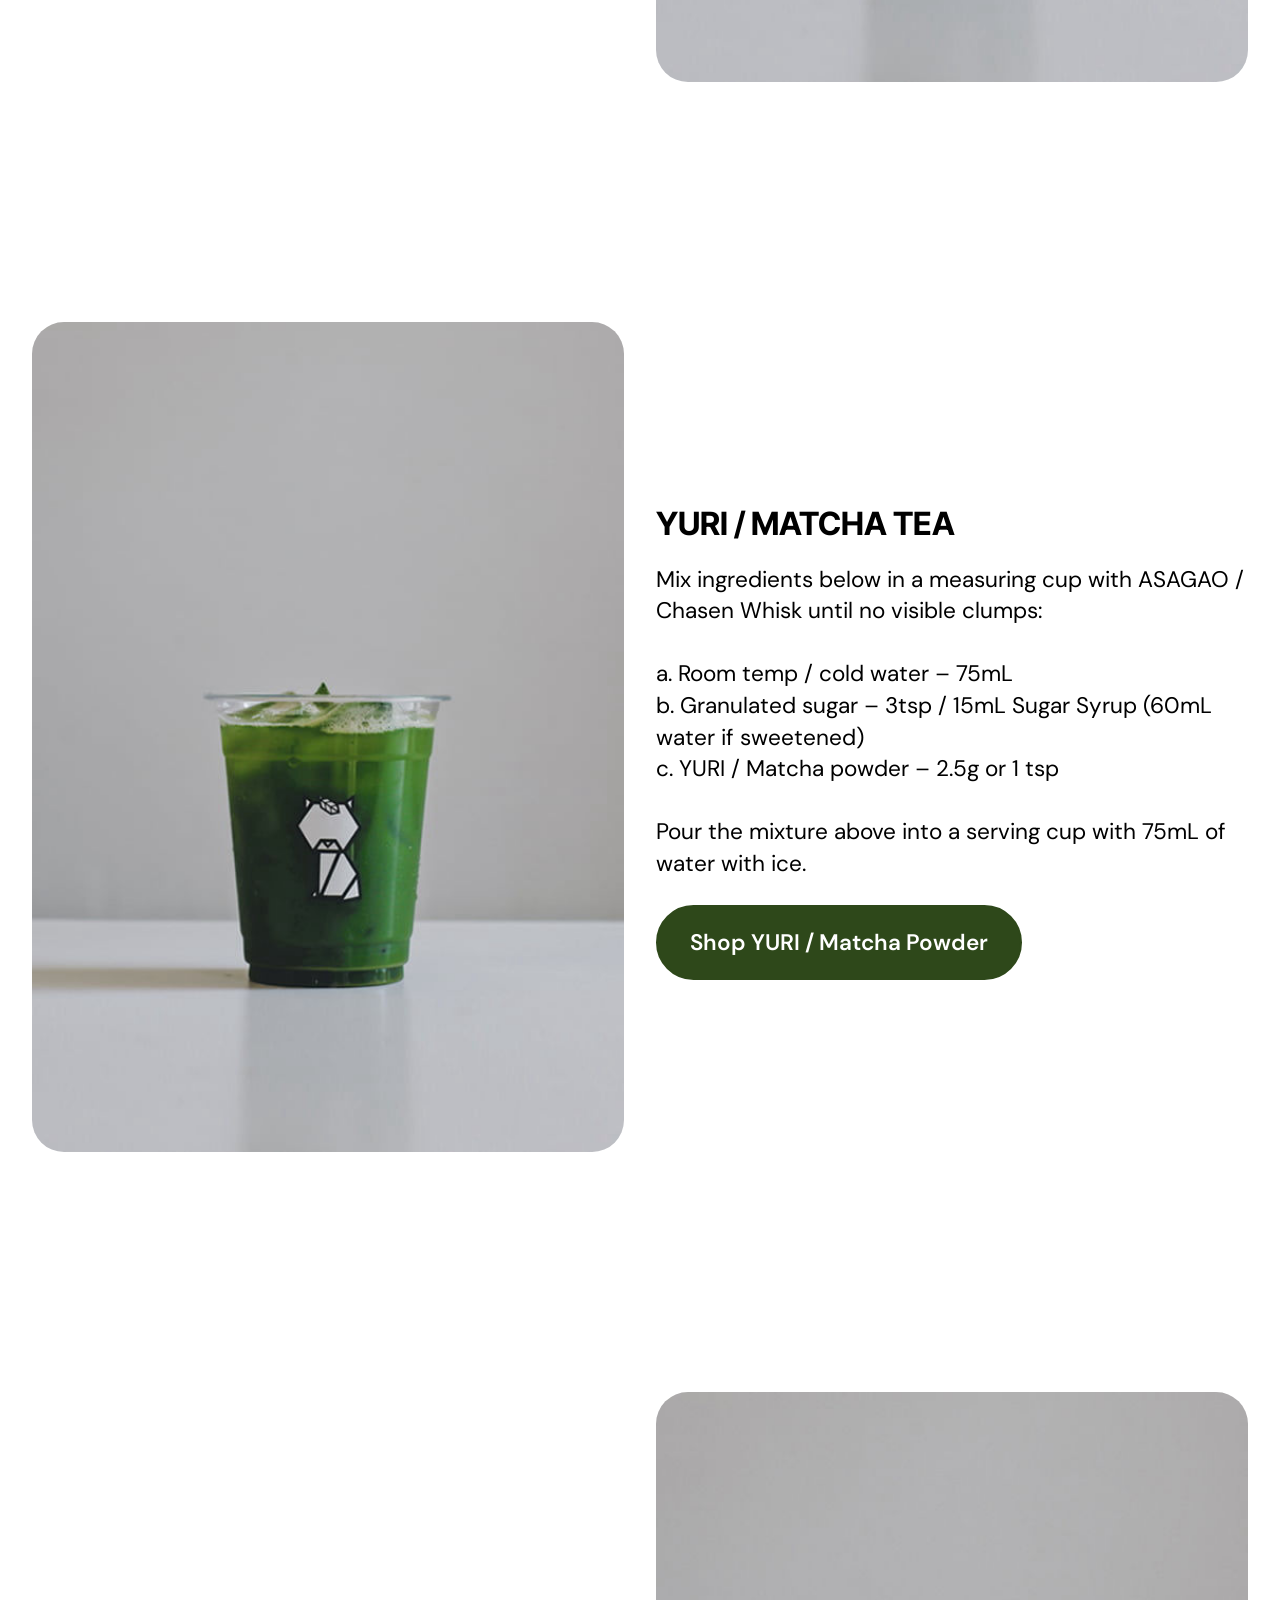
<file: page6.html>
<!DOCTYPE html>
<html  >
<head>
  <!-- Site made with Mobirise Website Builder v6.1.12, https://mobirise.com -->
  <meta charset="UTF-8">
  <meta http-equiv="X-UA-Compatible" content="IE=edge">
  <meta name="generator" content="Mobirise v6.1.12, mobirise.com">
  <meta name="viewport" content="width=device-width, initial-scale=1, minimum-scale=1">
  <link rel="shortcut icon" href="assets/images/niko20neko-112x126.png" type="image/x-icon">
  <meta name="description" content="">
  
  
  <title>RECIPE</title>
  <link rel="stylesheet" href="assets/bootstrap/css/bootstrap.min.css">
  <link rel="stylesheet" href="assets/parallax/jarallax.css">
  <link rel="stylesheet" href="assets/animatecss/animate.css">
  <link rel="stylesheet" href="assets/dropdown/css/style.css">
  <link rel="stylesheet" href="assets/socicon/css/styles.css">
  <link rel="stylesheet" href="assets/theme/css/style.css">
  <link rel="preload" href="https://fonts.googleapis.com/css?family=Inter+Tight:100,200,300,400,500,600,700,800,900,100i,200i,300i,400i,500i,600i,700i,800i,900i&display=swap" as="style" onload="this.onload=null;this.rel='stylesheet'">
  <noscript><link rel="stylesheet" href="https://fonts.googleapis.com/css?family=Inter+Tight:100,200,300,400,500,600,700,800,900,100i,200i,300i,400i,500i,600i,700i,800i,900i&display=swap"></noscript>
  <link rel="preload" href="https://fonts.googleapis.com/css?family=Roboto:100,200,300,400,500,600,700,800,900,100i,200i,300i,400i,500i,600i,700i,800i,900i&display=swap" as="style" onload="this.onload=null;this.rel='stylesheet'">
  <noscript><link rel="stylesheet" href="https://fonts.googleapis.com/css?family=Roboto:100,200,300,400,500,600,700,800,900,100i,200i,300i,400i,500i,600i,700i,800i,900i&display=swap"></noscript>
  <link rel="preload" href="https://fonts.googleapis.com/css?family=DM+Sans:100,200,300,400,500,600,700,800,900,100i,200i,300i,400i,500i,600i,700i,800i,900i&display=swap" as="style" onload="this.onload=null;this.rel='stylesheet'">
  <noscript><link rel="stylesheet" href="https://fonts.googleapis.com/css?family=DM+Sans:100,200,300,400,500,600,700,800,900,100i,200i,300i,400i,500i,600i,700i,800i,900i&display=swap"></noscript>
  <link rel="preload" as="style" href="assets/mobirise/css/mbr-additional.css?v=S8J8gn"><link rel="stylesheet" href="assets/mobirise/css/mbr-additional.css?v=S8J8gn" type="text/css">

  
  
  
</head>
<body>
  
  <section data-bs-version="5.1" class="menu menu5 cid-vg0Qy9PLSk" once="menu" id="menu05-4s">
	

	<nav class="navbar navbar-dropdown navbar-fixed-top navbar-expand-lg">
		<div class="container">
			<div class="navbar-brand">
				<span class="navbar-logo">
					<a href="index.html">
						<img src="assets/images/niko20neko-112x126.png" alt="Mobirise Website Builder" style="height: 5rem;">
					</a>
				</span>
				
			</div>
			<button class="navbar-toggler" type="button" data-toggle="collapse" data-bs-toggle="collapse" data-target="#navbarSupportedContent" data-bs-target="#navbarSupportedContent" aria-controls="navbarNavAltMarkup" aria-expanded="false" aria-label="Toggle navigation">
				<div class="hamburger">
					<span></span>
					<span></span>
					<span></span>
					<span></span>
				</div>
			</button>
			<div class="collapse navbar-collapse" id="navbarSupportedContent">
				<ul class="navbar-nav nav-dropdown nav-right" data-app-modern-menu="true"><li class="nav-item"><a class="nav-link link text-black text-primary display-4" href="index.html">HOME&nbsp;</a></li><li class="nav-item">
						<a class="nav-link link text-black text-primary display-4" href="page4.html">MENU<br></a>
					</li>
					<li class="nav-item">
						<a class="nav-link link text-black text-primary display-4" href="page5.html" aria-expanded="false">SHOP<br></a>
					</li>
					<li class="nav-item">
						<a class="nav-link link text-black text-primary display-4" href="page6.html">RECIPE&nbsp;</a>
					</li></ul>
				
			</div>
		</div>
	</nav>
</section>

<section data-bs-version="5.1" class="header16 cid-vg0iImznIc mbr-fullscreen mbr-parallax-background" id="header17-3i">
  
  
  <div class="container-fluid">
    <div class="row">
      <div class="content-wrap col-12 col-md-12">
        
        
        
        
      </div>
    </div>
  </div>
</section>

<section data-bs-version="5.1" class="article11 cid-vg0mte4za1" id="article11-3u">
    

    
    
    <div class="container">
        <div class="row justify-content-center">
            <div class="title col-md-12 col-lg-6">
                
                
                <div class="mbr-section-btn align-center mt-4"><a class="btn btn-primary display-4" href="page6.html#news05-3l">LATTE RECIPE</a></div>
            </div>
        </div>
    </div>
</section>

<section data-bs-version="5.1" class="article11 cid-vg0NIFYcZz" id="article11-4q">
    

    
    
    <div class="container">
        <div class="row justify-content-center">
            <div class="title col-md-12 col-lg-6">
                
                
                <div class="mbr-section-btn align-center mt-4"><a class="btn btn-primary display-4" href="page6.html#article11-3v">TEA RECIPE</a></div>
            </div>
        </div>
    </div>
</section>

<section data-bs-version="5.1" class="article11 cid-vg0NBz2NnY" id="article11-4p">
    

    
    
    <div class="container">
        <div class="row justify-content-center">
            <div class="title col-md-12 col-lg-10">
                <h3 class="mbr-section-title mbr-fonts-style align-center mt-0 mb-0 display-2">
                <strong>LATTE RECIPE</strong></h3>
                <h4 class="mbr-section-subtitle align-center mbr-fonts-style mt-4 display-7">
                Tea + Fresh Milk</h4>
                
            </div>
        </div>
    </div>
</section>

<section data-bs-version="5.1" class="news05 cid-vg0jKvxw9i" id="news05-3l">
  
  <div class="container">
    <div class="row justify-content-center">
      
    </div>
    <div class="row justify-content-center item features-without-image mb-5 active">
      <div class="col-12 col-lg-6">
        <img class="w-100" src="assets/images/ice-ren-latte201-560x785.jpg" alt="Mobirise Website Builder">
      </div>
      <div class="col-12 col-lg item-wrapper">
        <h5 class="mbr-card-title mbr-fonts-style mt-3 mb-3 new-font"><strong>REN / MATCHA LATTE</strong></h5>
        
        <p class="mbr-text mbr-fonts-style mt-0 mb-3 display-7">Mix ingredients below in a measuring cup with ASAGAO / Chasen Whisk until creamy and no visible clumps:<br><br>a. Fresh Milk – 70mL or 1/3 cup<br>b. Granulated sugar – 2 - 3 tsp / 15mL Sugar syrup (60mL milk if sweetened)<br>c. REN / Matcha powder – 6g or 2 tsp + 1/4 tsp<br><br>Pour the mixture above into a serving cup with 65mL of milk with ice.</p>
        <div class="mbr-section-btn"><a class="btn btn-primary display-7" href="page7.html">Shop REN / Matcha Powder<br></a></div>
      </div>
    </div>
    
  </div>
</section>

<section data-bs-version="5.1" class="news05 cid-vg0koud219" id="news05-3m">
  
  <div class="container">
    <div class="row justify-content-center">
      
    </div>
    <div class="row justify-content-center item features-without-image mb-5 active">
      <div class="col-12 col-lg-6">
        <img class="w-100" src="assets/images/iced-kiku-matcha-tea-1-560x785.jpg" alt="Mobirise Website Builder">
      </div>
      <div class="col-12 col-lg item-wrapper">
        <h5 class="mbr-card-title mbr-fonts-style mt-3 mb-3 new-font"><strong>KIKU / MATCHA LATTE</strong></h5>
        
        <p class="mbr-text mbr-fonts-style mt-0 mb-3 display-7">Mix ingredients below in a measuring cup with ASAGAO / Chasen Whisk until creamy and no visible clumps:<br><br>a. Fresh Milk – 70mL or 1/3 cup<br>b. Granulated sugar – 2 - 3 tsp / 15mL Sugar syrup (60mL milk if sweetened)<br>c. KIKU / Matcha powder – 6g or 2 tsp + 1/4 tsp<br><br>Pour the mixture above into a serving cup with 65mL of milk with ice.</p>
        <div class="mbr-section-btn"><a class="btn btn-primary display-7" href="page7.html">Shop KIKU / Matcha Powder<br></a></div>
      </div>
    </div>
    
  </div>
</section>

<section data-bs-version="5.1" class="news05 cid-vg0kD2S3kw" id="news05-3n">
  
  <div class="container">
    <div class="row justify-content-center">
      
    </div>
    <div class="row justify-content-center item features-without-image mb-5 active">
      <div class="col-12 col-lg-6">
        <img class="w-100" src="assets/images/ajisai-latte-2-560x785.jpg" alt="Mobirise Website Builder">
      </div>
      <div class="col-12 col-lg item-wrapper">
        <h5 class="mbr-card-title mbr-fonts-style mt-3 mb-3 new-font"><strong>AJISAI 2.0 / MATCHA LATTE</strong></h5>
        
        <p class="mbr-text mbr-fonts-style mt-0 mb-3 display-7">Mix ingredients below in a measuring cup with ASAGAO / Chasen Whisk until creamy and no visible clumps:<br><br>a. Fresh Milk – 70 mL or 1/3 cup<br>b. Granulated Sugar - 2 - 3 tsp / Sugar Syrup - 15 mL <br>c. AJISAI 2.0 / Matcha Powder - 6g or 2 tsp + 1/4 tsp<br><br>Pour the mixture above into 65 mL fresh milk with ice for cold latte.<br></p>
        <div class="mbr-section-btn"><a class="btn btn-primary display-7" href="https://www.nikonekomatcha.com/shop/ajisai-matcha-powder/">Shop AJISAI / Matcha Powder<br></a></div>
      </div>
    </div>
    
  </div>
</section>

<section data-bs-version="5.1" class="news05 cid-vg0lgUBZku" id="news05-3o">
  
  <div class="container">
    <div class="row justify-content-center">
      
    </div>
    <div class="row justify-content-center item features-without-image mb-5 active">
      <div class="col-12 col-lg-6">
        <img class="w-100" src="assets/images/iced-yuri-matcha-latte-560x785.jpg" alt="Mobirise Website Builder">
      </div>
      <div class="col-12 col-lg item-wrapper">
        <h5 class="mbr-card-title mbr-fonts-style mt-3 mb-3 new-font"><strong>YURI / MATCHA LATTE</strong></h5>
        
        <p class="mbr-text mbr-fonts-style mt-0 mb-3 display-7">Mix ingredients below in a measuring cup with ASAGAO / Chasen Whisk until creamy and no visible clumps:<br><br>a. Fresh Milk – 70mL<br>b. Granulated sugar – 2 - 3 tsp / 20mL Sugar syrup (55mL milk if sweetened)<br>c. YURI / Matcha powder – 5g or 1 tsp + 1/2 tbsp<br><br>Pour the mixture above into a serving cup with 80mL of milk with ice.<br></p>
        <div class="mbr-section-btn"><a class="btn btn-primary display-7" href="https://www.nikonekomatcha.com/shop/yuri-matcha/">Shop YURI / Matcha Powder<br></a></div>
      </div>
    </div>
    
  </div>
</section>

<section data-bs-version="5.1" class="news05 cid-vg0lpyxgY6" id="news05-3p">
  
  <div class="container">
    <div class="row justify-content-center">
      
    </div>
    <div class="row justify-content-center item features-without-image mb-5 active">
      <div class="col-12 col-lg-6">
        <img class="w-100" src="assets/images/akane-latte-1121x1570.jpg" alt="Mobirise Website Builder">
      </div>
      <div class="col-12 col-lg item-wrapper">
        <h5 class="mbr-card-title mbr-fonts-style mt-3 mb-3 new-font"><strong>AKANE / HOUJICHA LATTE</strong></h5>
        
        <p class="mbr-text mbr-fonts-style mt-0 mb-3 display-7">Mix ingredients below with ASAGAO / Chasen Whisk until smooth, fluffy and with no visible clumps:<br><br>a. Fresh Milk – 70mL or 1/3 cup <br>b. Granulated sugar – 2 tsp / Sugar Syrup 10 mL <br>c. AKANE / Houjicha Powder – 6g or 3 tsp<br><br>Pour the mixture above into a serving cup with 65mL of milk with ice.<br></p>
        <div class="mbr-section-btn"><a class="btn btn-primary display-7" href="https://www.nikonekomatcha.com/shop/akane-dark-roast-houjicha-powder/">Shop AKANE / Houjicha Powder<br></a></div>
      </div>
    </div>
    
  </div>
</section>

<section data-bs-version="5.1" class="news05 cid-vg0lEqMaZ0" id="news05-3q">
  
  <div class="container">
    <div class="row justify-content-center">
      
    </div>
    <div class="row justify-content-center item features-without-image mb-5 active">
      <div class="col-12 col-lg-6">
        <img class="w-100" src="assets/images/iced-houjicha-latte201-560x785.jpg" alt="Mobirise Website Builder">
      </div>
      <div class="col-12 col-lg item-wrapper">
        <h5 class="mbr-card-title mbr-fonts-style mt-3 mb-3 new-font"><strong>TSUBAKI / HOUJICHA LATTE</strong></h5>
        
        <p class="mbr-text mbr-fonts-style mt-0 mb-3 display-7">Mix ingredients below in a measuring cup with ASAGAO / Chasen Whisk until creamy and no visible clumps:<br><br>a. Fresh Milk – 70mL or 1/3 cup<br>b. Granulated sugar – 2 tsp / 10mL Sugar syrup (65mL milk if sweetened)<br>c. TSUBAKI / Houjicha powder – 5g or 2 tsp<br><br>Pour the mixture above into a serving cup with 80mL of milk with ice.</p>
        <div class="mbr-section-btn"><a class="btn btn-primary display-7" href="https://www.nikonekomatcha.com/shop/tsubaki/">Shop TSUBAKI / Houjicha Powder<br></a></div>
      </div>
    </div>
    
  </div>
</section>

<section data-bs-version="5.1" class="news05 cid-vg0lPIB4f0" id="news05-3r">
  
  <div class="container">
    <div class="row justify-content-center">
      
    </div>
    <div class="row justify-content-center item features-without-image mb-5 active">
      <div class="col-12 col-lg-6">
        <img class="w-100" src="assets/images/iced-genmaicha-latte201-560x785.jpg" alt="Mobirise Website Builder">
      </div>
      <div class="col-12 col-lg item-wrapper">
        <h5 class="mbr-card-title mbr-fonts-style mt-3 mb-3 new-font"><strong>MOKUREN / GENMAICHA LATTE</strong></h5>
        
        <p class="mbr-text mbr-fonts-style mt-0 mb-3 display-7">Mix ingredients below in a measuring cup with ASAGAO / Chasen Whisk until creamy and no visible clumps:<br><br>a. Fresh Milk – 65mL or 1/3 cup<br>b. Room Temp Water - 10 mL<br>c. Granulated sugar – 2 - 3 tsp / 15mL Sugar syrup (60mL milk if sweetened)<br>d. MOKUREN / Genmaicha powder – 6g or 3 tsp<br>e. Salt – 3 pinch / 0.6g<br><br>Pour the mixture above into a serving cup with 60mL of milk with ice.</p>
        <div class="mbr-section-btn"><a class="btn btn-primary display-7" href="https://www.nikonekomatcha.com/shop/mokuren/">Shop MOKUREN / Genmaicha Powder<br></a></div>
      </div>
    </div>
    
  </div>
</section>

<section data-bs-version="5.1" class="news05 cid-vg0m16MrQL" id="news05-3s">
  
  <div class="container">
    <div class="row justify-content-center">
      
    </div>
    <div class="row justify-content-center item features-without-image mb-5 active">
      <div class="col-12 col-lg-6">
        <img class="w-100" src="assets/images/iced-rikka-black-tea-latte-1201-1120x1570.jpg" alt="Mobirise Website Builder">
      </div>
      <div class="col-12 col-lg item-wrapper">
        <h5 class="mbr-card-title mbr-fonts-style mt-3 mb-3 new-font"><strong>RIKKA / WAKOUCHA LATTE</strong></h5>
        
        <p class="mbr-text mbr-fonts-style mt-0 mb-3 display-7">Mix ingredients below in a measuring cup with ASAGAO / Chasen Whisk until creamy and no visible clumps:<br><br>a. Fresh Milk – 75mL or 1⁄3 cup<br>b. Granulated sugar – 2 tsp / Sugar Syrup 10 mL<br>c. RIKKA / Wakoucha Powder – 5g or 2 ½ tsp<br><br>Pour the mixture above into a serving cup with 75mL of milk with ice.</p>
        <div class="mbr-section-btn"><a class="btn btn-primary display-7" href="https://www.nikonekomatcha.com/shop/rikka-wakoucha/">Shop RIKKA / Wakoucha Powder<br></a></div>
      </div>
    </div>
    
  </div>
</section>

<section data-bs-version="5.1" class="news05 cid-vg0m9XsnsY" id="news05-3t">
  
  <div class="container">
    <div class="row justify-content-center">
      
    </div>
    <div class="row justify-content-center item features-without-image mb-5 active">
      <div class="col-12 col-lg-6">
        <img class="w-100" src="assets/images/iced-suisen-latte201-560x785.jpg" alt="Mobirise Website Builder">
      </div>
      <div class="col-12 col-lg item-wrapper">
        <h5 class="mbr-card-title mbr-fonts-style mt-3 mb-3 new-font"><strong>SUISEN / GENMAI LATTE</strong></h5>
        
        <p class="mbr-text mbr-fonts-style mt-0 mb-3 display-7">Mix ingredients below in a measuring cup with ASAGAO / Chasen Whisk until creamy and no visible clumps:<br><br>a. Fresh Milk – 75mL<br>b. Granulated sugar – 3 tsp / 15mL Sugar syrup (60mL milk if sweetened)<br>c. SUISEN / Genmai powder – 6g or 3 tsp<br>d. Salt – 2 pinch / 0.4g<br><br>Pour the mixture above into a serving cup with 75mL of milk with ice.</p>
        <div class="mbr-section-btn"><a class="btn btn-primary display-7" href="https://www.nikonekomatcha.com/shop/suisen500/">Shop SUISEN / Genmai Powder<br></a></div>
      </div>
    </div>
    
  </div>
</section>

<section data-bs-version="5.1" class="article11 cid-vg0mFOA4lE" id="article11-3v">
    

    
    
    <div class="container">
        <div class="row justify-content-center">
            <div class="title col-md-12 col-lg-10">
                <h3 class="mbr-section-title mbr-fonts-style align-center mt-0 mb-0 display-2">
                <strong>TEA RECIPE</strong></h3>
                <h4 class="mbr-section-subtitle align-center mbr-fonts-style mt-4 display-7">
                Tea + Water</h4>
                
            </div>
        </div>
    </div>
</section>

<section data-bs-version="5.1" class="news05 cid-vg0mNt1huU" id="news05-3w">
  
  <div class="container">
    <div class="row justify-content-center">
      
    </div>
    <div class="row justify-content-center item features-without-image mb-5 active">
      <div class="col-12 col-lg-6">
        <img class="w-100" src="assets/images/iced-ren-matcha-tea-1-560x785.jpg" alt="Mobirise Website Builder">
      </div>
      <div class="col-12 col-lg item-wrapper">
        <h5 class="mbr-card-title mbr-fonts-style mt-3 mb-3 new-font"><strong>REN / MATCHA TEA</strong></h5>
        
        <p class="mbr-text mbr-fonts-style mt-0 mb-3 display-7">Mix ingredients below in a measuring cup with ASAGAO / Chasen Whisk until no visible clumps:<br><br>a. Room temp / cold water – 75mL<br>b. REN / Matcha powder – 2.5g or 1 tsp<br><br>Pour the mixture above into a serving cup with 75mL of water with ice.</p>
        <div class="mbr-section-btn"><a class="btn btn-primary display-7" href="page7.html">Shop REN / Matcha Powder<br></a></div>
      </div>
    </div>
    
  </div>
</section>

<section data-bs-version="5.1" class="news05 cid-vg0n1BFJk0" id="news05-3x">
  
  <div class="container">
    <div class="row justify-content-center">
      
    </div>
    <div class="row justify-content-center item features-without-image mb-5 active">
      <div class="col-12 col-lg-6">
        <img class="w-100" src="assets/images/iced-kiku-matcha-tea-1-560x785.jpg" alt="Mobirise Website Builder">
      </div>
      <div class="col-12 col-lg item-wrapper">
        <h5 class="mbr-card-title mbr-fonts-style mt-3 mb-3 new-font"><strong>KIKU / MATCHA TEA</strong></h5>
        
        <p class="mbr-text mbr-fonts-style mt-0 mb-3 display-7">Mix ingredients below in a measuring cup with ASAGAO / Chasen Whisk until no visible clumps:<br><br>a. Room temp / cold water – 75mL<br>b. KIKU / Matcha powder – 2.5g or 1 tsp<br><br>Pour the mixture above into a serving cup with 75mL of water with ice.</p>
        <div class="mbr-section-btn"><a class="btn btn-primary display-7" href="page7.html">Shop KIKU / Matcha Powder<br></a></div>
      </div>
    </div>
    
  </div>
</section>

<section data-bs-version="5.1" class="news05 cid-vg0naUXEwt" id="news05-3y">
  
  <div class="container">
    <div class="row justify-content-center">
      
    </div>
    <div class="row justify-content-center item features-without-image mb-5 active">
      <div class="col-12 col-lg-6">
        <img class="w-100" src="assets/images/iced-yuri-matcha-tea202-560x785.jpg" alt="Mobirise Website Builder">
      </div>
      <div class="col-12 col-lg item-wrapper">
        <h5 class="mbr-card-title mbr-fonts-style mt-3 mb-3 new-font"><strong>AJISAI / MATCHA TEA</strong></h5>
        
        <p class="mbr-text mbr-fonts-style mt-0 mb-3 display-7">Mix ingredients below in a measuring cup with ASAGAO / Chasen Whisk until no visible clumps:<br><br>a. Room temp / Cold water – 50mL<br>b. AJISAI / Matcha powder – 2g or 1 tsp<br><br>Pour the mixture above into a serving cup with 100mL of water with ice.</p>
        <div class="mbr-section-btn"><a class="btn btn-primary display-7" href="https://www.nikonekomatcha.com/shop/ajisai-matcha-powder/">Shop AJISAI / Matcha Powder<br></a></div>
      </div>
    </div>
    
  </div>
</section>

<section data-bs-version="5.1" class="news05 cid-vg0nk75fK7" id="news05-3z">
  
  <div class="container">
    <div class="row justify-content-center">
      
    </div>
    <div class="row justify-content-center item features-without-image mb-5 active">
      <div class="col-12 col-lg-6">
        <img class="w-100" src="assets/images/iced-yuri-matcha-tea202-560x785.jpg" alt="Mobirise Website Builder">
      </div>
      <div class="col-12 col-lg item-wrapper">
        <h5 class="mbr-card-title mbr-fonts-style mt-3 mb-3 new-font"><strong>YURI / MATCHA TEA</strong></h5>
        
        <p class="mbr-text mbr-fonts-style mt-0 mb-3 display-7">Mix ingredients below in a measuring cup with ASAGAO / Chasen Whisk until no visible clumps:<br><br>a. Room temp / cold water – 75mL<br>b. Granulated sugar – 3tsp / 15mL Sugar Syrup (60mL water if sweetened)<br>c. YURI / Matcha powder – 2.5g or 1 tsp<br><br>Pour the mixture above into a serving cup with 75mL of water with ice.</p>
        <div class="mbr-section-btn"><a class="btn btn-primary display-7" href="https://www.nikonekomatcha.com/shop/yuri-matcha/">Shop YURI / Matcha Powder<br></a></div>
      </div>
    </div>
    
  </div>
</section>

<section data-bs-version="5.1" class="news05 cid-vg0nrM7CwC" id="news05-40">
  
  <div class="container">
    <div class="row justify-content-center">
      
    </div>
    <div class="row justify-content-center item features-without-image mb-5 active">
      <div class="col-12 col-lg-6">
        <img class="w-100" src="assets/images/akane-tea-560x785.jpg" alt="Mobirise Website Builder">
      </div>
      <div class="col-12 col-lg item-wrapper">
        <h5 class="mbr-card-title mbr-fonts-style mt-3 mb-3 new-font"><strong>AKANE / HOUJICHA TEA</strong></h5>
        
        <p class="mbr-text mbr-fonts-style mt-0 mb-3 display-7">Mix ingredients below in a measuring cup with ASAGAO / Chasen Whisk until no visible clumps:<br><br>a. AKANE / Houjicha Powder – 2g or ¾ tsp<br>b. Room temp / cold water – 150mL or ½ cup<br><br>Pour the mixture above into a serving cup with ice.</p>
        <div class="mbr-section-btn"><a class="btn btn-primary display-7" href="https://www.nikonekomatcha.com/shop/akane-dark-roast-houjicha-powder/">Shop AKANE / Houjicha Powder<br></a></div>
      </div>
    </div>
    
  </div>
</section>

<section data-bs-version="5.1" class="news05 cid-vg0nz6ab2G" id="news05-41">
  
  <div class="container">
    <div class="row justify-content-center">
      
    </div>
    <div class="row justify-content-center item features-without-image mb-5 active">
      <div class="col-12 col-lg-6">
        <img class="w-100" src="assets/images/iced-tsubaki-houjicha-latte-560x785.jpg" alt="Mobirise Website Builder">
      </div>
      <div class="col-12 col-lg item-wrapper">
        <h5 class="mbr-card-title mbr-fonts-style mt-3 mb-3 new-font"><strong>TSUBAKI / HOUJICHA TEA</strong></h5>
        
        <p class="mbr-text mbr-fonts-style mt-0 mb-3 display-7">Mix ingredients below in a measuring cup with ASAGAO / Chasen whisk until no visible clumps:<br><br>a. Room temp / cold water – 75mL<br>b. Granulated sugar – 2tsp / 10mL Sugar Syrup (65mL water if sweetened)<br>c. TSUBAKI / Houjicha powder – 1g or ¾ tsp (1.5g for sweetened)<br><br>Pour the mixture above into a serving cup with 75mL of water with ice.</p>
        <div class="mbr-section-btn"><a class="btn btn-primary display-7" href="https://www.nikonekomatcha.com/shop/tsubaki/">Shop TSUBAKI / Houjicha Powder<br></a></div>
      </div>
    </div>
    
  </div>
</section>

<section data-bs-version="5.1" class="news05 cid-vg0nH3n3yS" id="news05-42">
  
  <div class="container">
    <div class="row justify-content-center">
      
    </div>
    <div class="row justify-content-center item features-without-image mb-5 active">
      <div class="col-12 col-lg-6">
        <img class="w-100" src="assets/images/iced-mokuren-genmaicha201-560x785.jpg" alt="Mobirise Website Builder">
      </div>
      <div class="col-12 col-lg item-wrapper">
        <h5 class="mbr-card-title mbr-fonts-style mt-3 mb-3 new-font"><strong>MOKUREN / GENMAICHA TEA</strong></h5>
        
        <p class="mbr-text mbr-fonts-style mt-0 mb-3 display-7">Mix ingredients below in a measuring cup with ASAGAO / Chasen Whisk until no visible clumps:<br><br>a. Room temp / cold water – 75mL<br>b. Granulated sugar – 2tsp / 10mL Sugar Syrup (65mL water if sweetened)<br>c. MOKUREN / Genmaicha powder – 1.5g or ¾ tsp<br>d. Salt – 2 pinch / 0.4g<br><br>Pour the mixture above into a serving cup with 75mL of water with ice.<br></p>
        <div class="mbr-section-btn"><a class="btn btn-primary display-7" href="https://www.nikonekomatcha.com/shop/mokuren/">Shop MOKUREN / Genmaicha Powder<br></a></div>
      </div>
    </div>
    
  </div>
</section>

<section data-bs-version="5.1" class="news05 cid-vg0nRl2IAW" id="news05-43">
  
  <div class="container">
    <div class="row justify-content-center">
      
    </div>
    <div class="row justify-content-center item features-without-image mb-5 active">
      <div class="col-12 col-lg-6">
        <img class="w-100" src="assets/images/iced-rikka-black-tea-2201-1120x1570.jpg" alt="Mobirise Website Builder">
      </div>
      <div class="col-12 col-lg item-wrapper">
        <h5 class="mbr-card-title mbr-fonts-style mt-3 mb-3 new-font"><strong>RIKKA / WAKOUCHA TEA</strong></h5>
        
        <p class="mbr-text mbr-fonts-style mt-0 mb-3 display-7">Mix ingredients below in a measuring cup with ASAGAO / Chasen Whisk until no visible clumps:<br><br>a. Room temp / cold water – 75mL<br>b. Granulated sugar –2 tsp / 10mL Sugar Syrup (65mL water if sweetened)<br>c. RIKKA / Wakoucha Powder – 1g or ½ tsp<br><br>Pour the mixture above into a serving cup with 75mL of water with ice.</p>
        <div class="mbr-section-btn"><a class="btn btn-primary display-7" href="https://www.nikonekomatcha.com/shop/rikka-wakoucha/">Shop RIKKA / Wakoucha Powder<br></a></div>
      </div>
    </div>
    
  </div>
</section>

<section data-bs-version="5.1" class="news05 cid-vg0nYkxyZH" id="news05-44">
  
  <div class="container">
    <div class="row justify-content-center">
      
    </div>
    <div class="row justify-content-center item features-without-image mb-5 active">
      <div class="col-12 col-lg-6">
        <img class="w-100" src="assets/images/iced-suisen-genmai-tea201-560x785.jpg" alt="Mobirise Website Builder">
      </div>
      <div class="col-12 col-lg item-wrapper">
        <h5 class="mbr-card-title mbr-fonts-style mt-3 mb-3 new-font"><strong>SUISEN / GENMAI TEA</strong></h5>
        
        <p class="mbr-text mbr-fonts-style mt-0 mb-3 display-7">Mix ingredients below in a measuring cup with ASAGAO / Chasen Whisk until no visible clumps:<br><br>a. Room temp / cold water – 75mL<br>b. Granulated sugar – 2tsp / 10mL Sugar Syrup (65mL water if sweetened)<br>c. SUISEN / Genmai powder – 2g or 1 tsp<br>d. Salt – 2 pinch / 0.4g<br><br>Pour the mixture above into a serving cup with 75mL of water with ice.<br></p>
        <div class="mbr-section-btn"><a class="btn btn-primary display-7" href="https://www.nikonekomatcha.com/shop/suisen500/">Shop SUISEN / Genmai Powder<br></a></div>
      </div>
    </div>
    
  </div>
</section>

<section data-bs-version="5.1" class="footer3 cid-vg0PEwz9ei" once="footers" id="footer03-4r">

        

    

    <div class="container">
        <div class="row">
            

            <div class="col-12 mt-4">
                <div class="social-row">
                    <div class="soc-item">
                        <a href="https://www.facebook.com/nikonekomatcha/" target="_blank">
                            <span class="mbr-iconfont display-7 socicon-facebook socicon"></span>
                        </a>
                    </div>
                    <div class="soc-item">
                        <a href="https://x.com/nikonekomatcha" target="_blank">
                            <span class="mbr-iconfont socicon-twitter socicon"></span>
                        </a>
                    </div>
                    <div class="soc-item">
                        <a href="https://www.instagram.com/nikonekomatcha/" target="_blank">
                            <span class="mbr-iconfont socicon-instagram socicon"></span>
                        </a>
                    </div>
                    <div class="soc-item">
                        <a href="https://api.whatsapp.com/send/?phone=60192980272&text&type=phone_number&app_absent=0" target="_blank">
                            <span class="mbr-iconfont socicon-whatsapp socicon"></span>
                        </a>
                    </div>
                    
                </div>
            </div>
            <div class="col-12 mt-5">
                <p class="mbr-fonts-style copyright display-7">Copyright © 2023 Niko Neko Matcha. All rights reserved.<br></p>
            </div>
        </div>
    </div>
</section><section class="display-7" style="padding: 0;align-items: center;justify-content: center;flex-wrap: wrap;    align-content: center;display: flex;position: relative;height: 4rem;"><a href="https://mobiri.se/4654946" style="flex: 1 1;height: 4rem;position: absolute;width: 100%;z-index: 1;"><img alt="" style="height: 4rem;" src="[data-uri]"></a><p style="margin: 0;text-align: center;" class="display-7">&#8204;</p><a style="z-index:1" href="https://mobirise.com/builder/ai-website-generator.html">AI Website Generator</a></section><script src="assets/bootstrap/js/bootstrap.bundle.min.js"></script>  <script src="assets/parallax/jarallax.js"></script>  <script src="assets/smoothscroll/smooth-scroll.js"></script>  <script src="assets/ytplayer/index.js"></script>  <script src="assets/dropdown/js/navbar-dropdown.js"></script>  <script src="assets/theme/js/script.js"></script>  
  
  
  <input name="animation" type="hidden">
  </body>
</html>
</file>
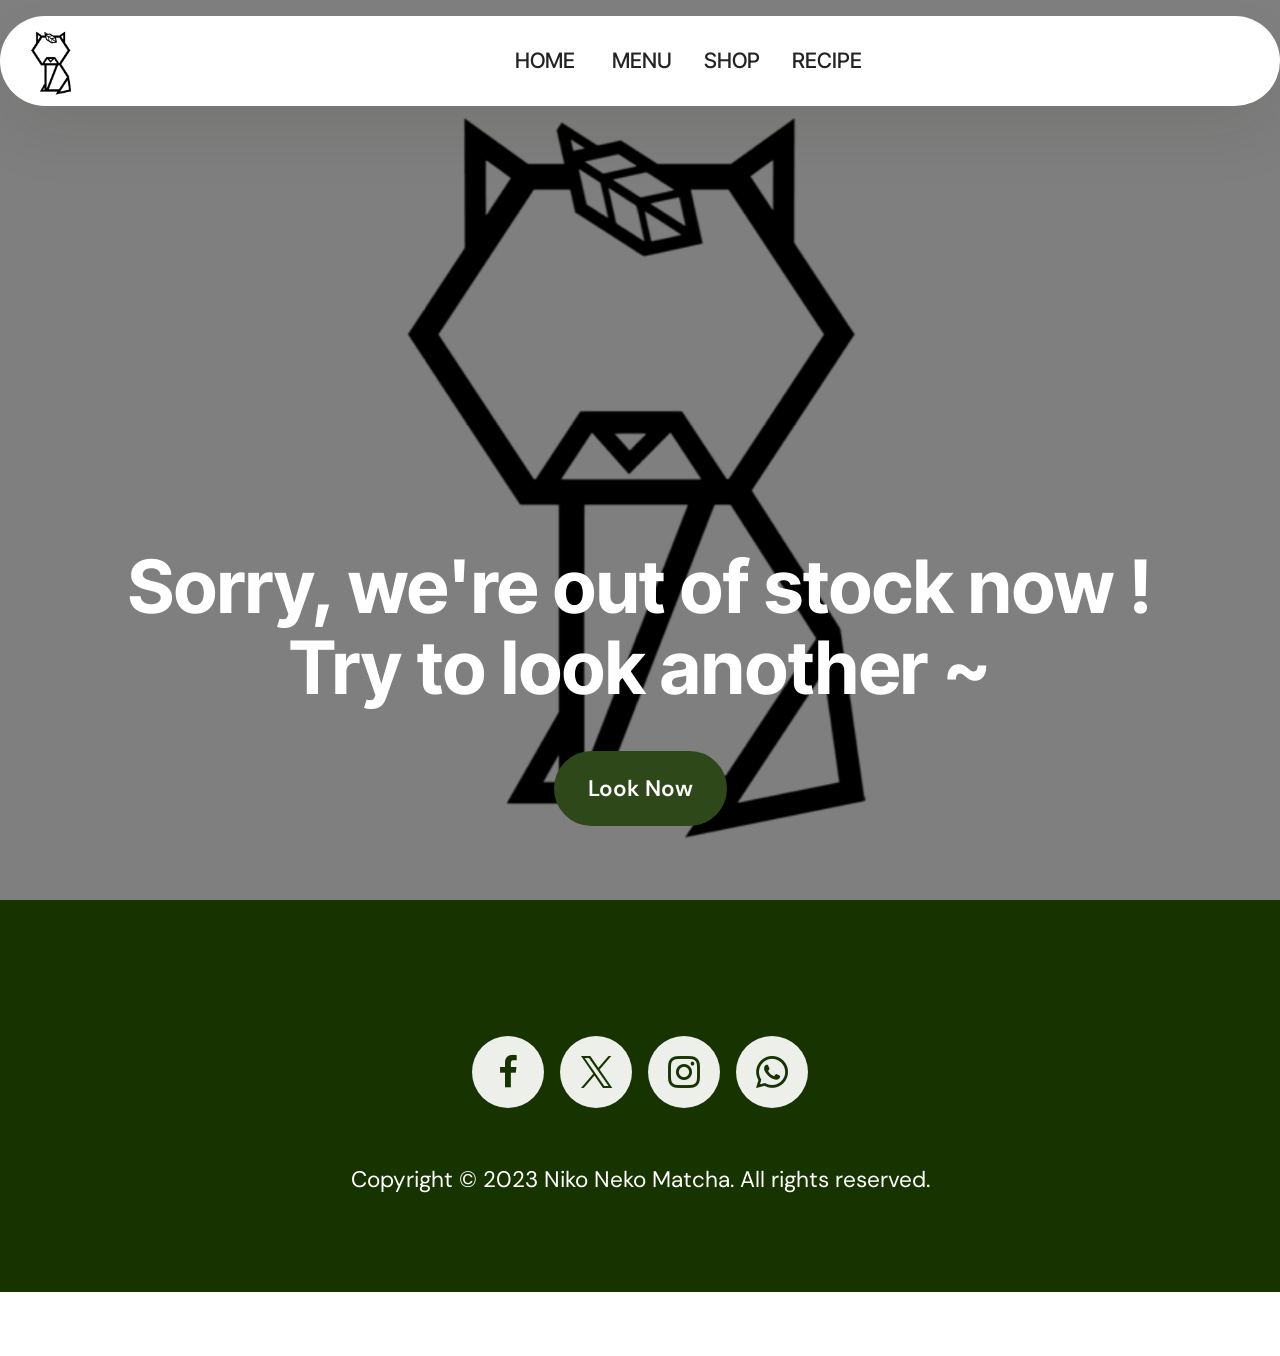
<file: page7.html>
<!DOCTYPE html>
<html  >
<head>
  <!-- Site made with Mobirise Website Builder v6.1.12, https://mobirise.com -->
  <meta charset="UTF-8">
  <meta http-equiv="X-UA-Compatible" content="IE=edge">
  <meta name="generator" content="Mobirise v6.1.12, mobirise.com">
  <meta name="viewport" content="width=device-width, initial-scale=1, minimum-scale=1">
  <link rel="shortcut icon" href="assets/images/niko20neko-112x126.png" type="image/x-icon">
  <meta name="description" content="">
  
  
  <title>out of stock</title>
  <link rel="stylesheet" href="assets/bootstrap/css/bootstrap.min.css">
  <link rel="stylesheet" href="assets/parallax/jarallax.css">
  <link rel="stylesheet" href="assets/animatecss/animate.css">
  <link rel="stylesheet" href="assets/dropdown/css/style.css">
  <link rel="stylesheet" href="assets/socicon/css/styles.css">
  <link rel="stylesheet" href="assets/theme/css/style.css">
  <link rel="preload" href="https://fonts.googleapis.com/css?family=Inter+Tight:100,200,300,400,500,600,700,800,900,100i,200i,300i,400i,500i,600i,700i,800i,900i&display=swap" as="style" onload="this.onload=null;this.rel='stylesheet'">
  <noscript><link rel="stylesheet" href="https://fonts.googleapis.com/css?family=Inter+Tight:100,200,300,400,500,600,700,800,900,100i,200i,300i,400i,500i,600i,700i,800i,900i&display=swap"></noscript>
  <link rel="preload" href="https://fonts.googleapis.com/css?family=Roboto:100,200,300,400,500,600,700,800,900,100i,200i,300i,400i,500i,600i,700i,800i,900i&display=swap" as="style" onload="this.onload=null;this.rel='stylesheet'">
  <noscript><link rel="stylesheet" href="https://fonts.googleapis.com/css?family=Roboto:100,200,300,400,500,600,700,800,900,100i,200i,300i,400i,500i,600i,700i,800i,900i&display=swap"></noscript>
  <link rel="preload" href="https://fonts.googleapis.com/css?family=DM+Sans:100,200,300,400,500,600,700,800,900,100i,200i,300i,400i,500i,600i,700i,800i,900i&display=swap" as="style" onload="this.onload=null;this.rel='stylesheet'">
  <noscript><link rel="stylesheet" href="https://fonts.googleapis.com/css?family=DM+Sans:100,200,300,400,500,600,700,800,900,100i,200i,300i,400i,500i,600i,700i,800i,900i&display=swap"></noscript>
  <link rel="preload" as="style" href="assets/mobirise/css/mbr-additional.css?v=aFevul"><link rel="stylesheet" href="assets/mobirise/css/mbr-additional.css?v=aFevul" type="text/css">

  
  
  
</head>
<body>
  
  <section data-bs-version="5.1" class="menu menu5 cid-vg0Qy9PLSk" once="menu" id="menu05-4s">
	

	<nav class="navbar navbar-dropdown navbar-fixed-top navbar-expand-lg">
		<div class="container">
			<div class="navbar-brand">
				<span class="navbar-logo">
					<a href="index.html">
						<img src="assets/images/niko20neko-112x126.png" alt="Mobirise Website Builder" style="height: 5rem;">
					</a>
				</span>
				
			</div>
			<button class="navbar-toggler" type="button" data-toggle="collapse" data-bs-toggle="collapse" data-target="#navbarSupportedContent" data-bs-target="#navbarSupportedContent" aria-controls="navbarNavAltMarkup" aria-expanded="false" aria-label="Toggle navigation">
				<div class="hamburger">
					<span></span>
					<span></span>
					<span></span>
					<span></span>
				</div>
			</button>
			<div class="collapse navbar-collapse" id="navbarSupportedContent">
				<ul class="navbar-nav nav-dropdown nav-right" data-app-modern-menu="true"><li class="nav-item"><a class="nav-link link text-black text-primary display-4" href="index.html">HOME&nbsp;</a></li><li class="nav-item">
						<a class="nav-link link text-black text-primary display-4" href="page4.html">MENU<br></a>
					</li>
					<li class="nav-item">
						<a class="nav-link link text-black text-primary display-4" href="page5.html" aria-expanded="false">SHOP<br></a>
					</li>
					<li class="nav-item">
						<a class="nav-link link text-black text-primary display-4" href="page6.html">RECIPE&nbsp;</a>
					</li></ul>
				
			</div>
		</div>
	</nav>
</section>

<section data-bs-version="5.1" class="header16 cid-vg0xqqerJZ mbr-fullscreen mbr-parallax-background" id="header17-4c">
  
  <div class="mbr-overlay" style="opacity: 0.5; background-color: rgb(0, 0, 0);"></div>
  <div class="container-fluid">
    <div class="row">
      <div class="content-wrap col-12 col-md-12">
        <h1 class="mbr-section-title mbr-fonts-style mbr-white mb-4 display-1">
          <strong><br>Sorry, we're out of stock now !</strong><br><strong>Try to look another ~</strong></h1>
        
        
        <div class="mbr-section-btn"><a class="btn btn-primary display-7" href="page5.html">Look Now</a></div>
      </div>
    </div>
  </div>
</section>

<section data-bs-version="5.1" class="footer3 cid-vg0PEwz9ei" once="footers" id="footer03-4r">

        

    

    <div class="container">
        <div class="row">
            

            <div class="col-12 mt-4">
                <div class="social-row">
                    <div class="soc-item">
                        <a href="https://www.facebook.com/nikonekomatcha/" target="_blank">
                            <span class="mbr-iconfont display-7 socicon-facebook socicon"></span>
                        </a>
                    </div>
                    <div class="soc-item">
                        <a href="https://x.com/nikonekomatcha" target="_blank">
                            <span class="mbr-iconfont socicon-twitter socicon"></span>
                        </a>
                    </div>
                    <div class="soc-item">
                        <a href="https://www.instagram.com/nikonekomatcha/" target="_blank">
                            <span class="mbr-iconfont socicon-instagram socicon"></span>
                        </a>
                    </div>
                    <div class="soc-item">
                        <a href="https://api.whatsapp.com/send/?phone=60192980272&text&type=phone_number&app_absent=0" target="_blank">
                            <span class="mbr-iconfont socicon-whatsapp socicon"></span>
                        </a>
                    </div>
                    
                </div>
            </div>
            <div class="col-12 mt-5">
                <p class="mbr-fonts-style copyright display-7">Copyright © 2023 Niko Neko Matcha. All rights reserved.<br></p>
            </div>
        </div>
    </div>
</section><section class="display-7" style="padding: 0;align-items: center;justify-content: center;flex-wrap: wrap;    align-content: center;display: flex;position: relative;height: 4rem;"><a href="https://mobiri.se/4654946" style="flex: 1 1;height: 4rem;position: absolute;width: 100%;z-index: 1;"><img alt="" style="height: 4rem;" src="[data-uri]"></a><p style="margin: 0;text-align: center;" class="display-7">&#8204;</p><a style="z-index:1" href="https://mobirise.com/html-builder.html">HTML Builder</a></section><script src="assets/bootstrap/js/bootstrap.bundle.min.js"></script>  <script src="assets/parallax/jarallax.js"></script>  <script src="assets/smoothscroll/smooth-scroll.js"></script>  <script src="assets/ytplayer/index.js"></script>  <script src="assets/dropdown/js/navbar-dropdown.js"></script>  <script src="assets/theme/js/script.js"></script>  
  
  
  <input name="animation" type="hidden">
  </body>
</html>
</file>
<file: assets/web/assets/mobirise-icons2/mobirise2.css>
@font-face {
  font-family: 'Moririse2';
  font-display: swap;
  src:  url('mobirise2.eot?f2bix4');
  src:  url('mobirise2.eot?f2bix4#iefix') format('embedded-opentype'),
    url('mobirise2.woff2?f2bix4') format('woff2'),
    url('mobirise2.woff?f2bix4') format('woff'),
    url('mobirise2.ttf?f2bix4') format('truetype'),
    url('mobirise2.svg?f2bix4#mobirise2') format('svg');
  font-weight: normal;
  font-style: normal;
}

[class^="mobi-"], [class*=" mobi-"] {
  /* use !important to prevent issues with browser extensions that change fonts */
  font-family: 'Moririse2' !important;
  speak: none;
  font-style: normal;
  font-weight: normal;
  font-variant: normal;
  text-transform: none;
  line-height: 1;

  /* Better Font Rendering =========== */
  -webkit-font-smoothing: antialiased;
  -moz-osx-font-smoothing: grayscale;
}

.mobi-mbri-add-submenu:before {
  content: "\e900";
}
.mobi-mbri-alert:before {
  content: "\e901";
}
.mobi-mbri-align-center:before {
  content: "\e902";
}
.mobi-mbri-align-justify:before {
  content: "\e903";
}
.mobi-mbri-align-left:before {
  content: "\e904";
}
.mobi-mbri-align-right:before {
  content: "\e905";
}
.mobi-mbri-android:before {
  content: "\e906";
}
.mobi-mbri-apple:before {
  content: "\e907";
}
.mobi-mbri-arrow-down:before {
  content: "\e908";
}
.mobi-mbri-arrow-next:before {
  content: "\e909";
}
.mobi-mbri-arrow-prev:before {
  content: "\e90a";
}
.mobi-mbri-arrow-up:before {
  content: "\e90b";
}
.mobi-mbri-bold:before {
  content: "\e90c";
}
.mobi-mbri-bookmark:before {
  content: "\e90d";
}
.mobi-mbri-bootstrap:before {
  content: "\e90e";
}
.mobi-mbri-briefcase:before {
  content: "\e90f";
}
.mobi-mbri-browse:before {
  content: "\e910";
}
.mobi-mbri-bulleted-list:before {
  content: "\e911";
}
.mobi-mbri-calendar:before {
  content: "\e912";
}
.mobi-mbri-camera:before {
  content: "\e913";
}
.mobi-mbri-cart-add:before {
  content: "\e914";
}
.mobi-mbri-cart-full:before {
  content: "\e915";
}
.mobi-mbri-cash:before {
  content: "\e916";
}
.mobi-mbri-change-style:before {
  content: "\e917";
}
.mobi-mbri-chat:before {
  content: "\e918";
}
.mobi-mbri-clock:before {
  content: "\e919";
}
.mobi-mbri-close:before {
  content: "\e91a";
}
.mobi-mbri-cloud:before {
  content: "\e91b";
}
.mobi-mbri-code:before {
  content: "\e91c";
}
.mobi-mbri-contact-form:before {
  content: "\e91d";
}
.mobi-mbri-credit-card:before {
  content: "\e91e";
}
.mobi-mbri-cursor-click:before {
  content: "\e91f";
}
.mobi-mbri-cust-feedback:before {
  content: "\e920";
}
.mobi-mbri-database:before {
  content: "\e921";
}
.mobi-mbri-delivery:before {
  content: "\e922";
}
.mobi-mbri-desktop:before {
  content: "\e923";
}
.mobi-mbri-devices:before {
  content: "\e924";
}
.mobi-mbri-down:before {
  content: "\e925";
}
.mobi-mbri-download-2:before {
  content: "\e926";
}
.mobi-mbri-download:before {
  content: "\e927";
}
.mobi-mbri-drag-n-drop-2:before {
  content: "\e928";
}
.mobi-mbri-drag-n-drop:before {
  content: "\e929";
}
.mobi-mbri-edit-2:before {
  content: "\e92a";
}
.mobi-mbri-edit:before {
  content: "\e92b";
}
.mobi-mbri-error:before {
  content: "\e92c";
}
.mobi-mbri-extension:before {
  content: "\e92d";
}
.mobi-mbri-features:before {
  content: "\e92e";
}
.mobi-mbri-file:before {
  content: "\e92f";
}
.mobi-mbri-flag:before {
  content: "\e930";
}
.mobi-mbri-folder:before {
  content: "\e931";
}
.mobi-mbri-gift:before {
  content: "\e932";
}
.mobi-mbri-github:before {
  content: "\e933";
}
.mobi-mbri-globe-2:before {
  content: "\e934";
}
.mobi-mbri-globe:before {
  content: "\e935";
}
.mobi-mbri-growing-chart:before {
  content: "\e936";
}
.mobi-mbri-hearth:before {
  content: "\e937";
}
.mobi-mbri-help:before {
  content: "\e938";
}
.mobi-mbri-home:before {
  content: "\e939";
}
.mobi-mbri-hot-cup:before {
  content: "\e93a";
}
.mobi-mbri-idea:before {
  content: "\e93b";
}
.mobi-mbri-image-gallery:before {
  content: "\e93c";
}
.mobi-mbri-image-slider:before {
  content: "\e93d";
}
.mobi-mbri-info:before {
  content: "\e93e";
}
.mobi-mbri-italic:before {
  content: "\e93f";
}
.mobi-mbri-key:before {
  content: "\e940";
}
.mobi-mbri-laptop:before {
  content: "\e941";
}
.mobi-mbri-layers:before {
  content: "\e942";
}
.mobi-mbri-left-right:before {
  content: "\e943";
}
.mobi-mbri-left:before {
  content: "\e944";
}
.mobi-mbri-letter:before {
  content: "\e945";
}
.mobi-mbri-like:before {
  content: "\e946";
}
.mobi-mbri-link:before {
  content: "\e947";
}
.mobi-mbri-lock:before {
  content: "\e948";
}
.mobi-mbri-login:before {
  content: "\e949";
}
.mobi-mbri-logout:before {
  content: "\e94a";
}
.mobi-mbri-magic-stick:before {
  content: "\e94b";
}
.mobi-mbri-map-pin:before {
  content: "\e94c";
}
.mobi-mbri-menu:before {
  content: "\e94d";
}
.mobi-mbri-mobile-2:before {
  content: "\e94e";
}
.mobi-mbri-mobile-horizontal:before {
  content: "\e94f";
}
.mobi-mbri-mobile:before {
  content: "\e950";
}
.mobi-mbri-mobirise:before {
  content: "\e951";
}
.mobi-mbri-more-horizontal:before {
  content: "\e952";
}
.mobi-mbri-more-vertical:before {
  content: "\e953";
}
.mobi-mbri-music:before {
  content: "\e954";
}
.mobi-mbri-new-file:before {
  content: "\e955";
}
.mobi-mbri-numbered-list:before {
  content: "\e956";
}
.mobi-mbri-opened-folder:before {
  content: "\e957";
}
.mobi-mbri-pages:before {
  content: "\e958";
}
.mobi-mbri-paper-plane:before {
  content: "\e959";
}
.mobi-mbri-paperclip:before {
  content: "\e95a";
}
.mobi-mbri-phone:before {
  content: "\e95b";
}
.mobi-mbri-photo:before {
  content: "\e95c";
}
.mobi-mbri-photos:before {
  content: "\e95d";
}
.mobi-mbri-pin:before {
  content: "\e95e";
}
.mobi-mbri-play:before {
  content: "\e95f";
}
.mobi-mbri-plus:before {
  content: "\e960";
}
.mobi-mbri-preview:before {
  content: "\e961";
}
.mobi-mbri-print:before {
  content: "\e962";
}
.mobi-mbri-protect:before {
  content: "\e963";
}
.mobi-mbri-question:before {
  content: "\e964";
}
.mobi-mbri-quote-left:before {
  content: "\e965";
}
.mobi-mbri-quote-right:before {
  content: "\e966";
}
.mobi-mbri-redo:before {
  content: "\e967";
}
.mobi-mbri-refresh:before {
  content: "\e968";
}
.mobi-mbri-responsive-2:before {
  content: "\e969";
}
.mobi-mbri-responsive:before {
  content: "\e96a";
}
.mobi-mbri-right:before {
  content: "\e96b";
}
.mobi-mbri-rocket:before {
  content: "\e96c";
}
.mobi-mbri-sad-face:before {
  content: "\e96d";
}
.mobi-mbri-sale:before {
  content: "\e96e";
}
.mobi-mbri-save:before {
  content: "\e96f";
}
.mobi-mbri-search:before {
  content: "\e970";
}
.mobi-mbri-setting-2:before {
  content: "\e971";
}
.mobi-mbri-setting-3:before {
  content: "\e972";
}
.mobi-mbri-setting:before {
  content: "\e973";
}
.mobi-mbri-share:before {
  content: "\e974";
}
.mobi-mbri-shopping-bag:before {
  content: "\e975";
}
.mobi-mbri-shopping-basket:before {
  content: "\e976";
}
.mobi-mbri-shopping-cart:before {
  content: "\e977";
}
.mobi-mbri-sites:before {
  content: "\e978";
}
.mobi-mbri-smile-face:before {
  content: "\e979";
}
.mobi-mbri-speed:before {
  content: "\e97a";
}
.mobi-mbri-star:before {
  content: "\e97b";
}
.mobi-mbri-success:before {
  content: "\e97c";
}
.mobi-mbri-sun:before {
  content: "\e97d";
}
.mobi-mbri-sun2:before {
  content: "\e97e";
}
.mobi-mbri-tablet-vertical:before {
  content: "\e97f";
}
.mobi-mbri-tablet:before {
  content: "\e980";
}
.mobi-mbri-target:before {
  content: "\e981";
}
.mobi-mbri-timer:before {
  content: "\e982";
}
.mobi-mbri-to-ftp:before {
  content: "\e983";
}
.mobi-mbri-to-local-drive:before {
  content: "\e984";
}
.mobi-mbri-touch-swipe:before {
  content: "\e985";
}
.mobi-mbri-touch:before {
  content: "\e986";
}
.mobi-mbri-trash:before {
  content: "\e987";
}
.mobi-mbri-underline:before {
  content: "\e988";
}
.mobi-mbri-undo:before {
  content: "\e989";
}
.mobi-mbri-unlink:before {
  content: "\e98a";
}
.mobi-mbri-unlock:before {
  content: "\e98b";
}
.mobi-mbri-up-down:before {
  content: "\e98c";
}
.mobi-mbri-up:before {
  content: "\e98d";
}
.mobi-mbri-update:before {
  content: "\e98e";
}
.mobi-mbri-upload-2:before {
  content: "\e98f";
}
.mobi-mbri-upload:before {
  content: "\e990";
}
.mobi-mbri-user-2:before {
  content: "\e991";
}
.mobi-mbri-user:before {
  content: "\e992";
}
.mobi-mbri-users:before {
  content: "\e993";
}
.mobi-mbri-video-play:before {
  content: "\e994";
}
.mobi-mbri-video:before {
  content: "\e995";
}
.mobi-mbri-watch:before {
  content: "\e996";
}
.mobi-mbri-website-theme-2:before {
  content: "\e997";
}
.mobi-mbri-website-theme:before {
  content: "\e998";
}
.mobi-mbri-wifi:before {
  content: "\e999";
}
.mobi-mbri-windows:before {
  content: "\e99a";
}
.mobi-mbri-zoom-in:before {
  content: "\e99b";
}
.mobi-mbri-zoom-out:before {
  content: "\e99c";
}
</file>
<file: assets/parallax/jarallax.css>
.jarallax {
    position: relative;
    z-index: 0;
}
.jarallax > .jarallax-img {
    position: absolute;
    object-fit: cover;
    /* support for plugin https://github.com/bfred-it/object-fit-images */
    font-family: 'object-fit: cover;';
    top: 0;
    left: 0;
    width: 100%;
    height: 100%;
    z-index: -1;
}
</file>
<file: assets/socicon/css/styles.css>
@charset "UTF-8";

@font-face {
  font-family: 'Socicon';
  src:  url('../fonts/socicon.eot');
  src:  url('../fonts/socicon.eot?#iefix') format('embedded-opentype'),
    url('../fonts/socicon.woff2') format('woff2'),
    url('../fonts/socicon.ttf') format('truetype'),
    url('../fonts/socicon.woff') format('woff'),
    url('../fonts/socicon.svg#socicon') format('svg');
  font-weight: normal;
  font-style: normal;
  font-display: swap;
}

[data-icon]:before {
  font-family: "socicon" !important;
  content: attr(data-icon);
  font-style: normal !important;
  font-weight: normal !important;
  font-variant: normal !important;
  text-transform: none !important;
  speak: none;
  line-height: 1;
  -webkit-font-smoothing: antialiased;
  -moz-osx-font-smoothing: grayscale;
}

[class^="socicon-"], [class*=" socicon-"] {
  /* use !important to prevent issues with browser extensions that change fonts */
  font-family: 'Socicon' !important;
  speak: none;
  font-style: normal;
  font-weight: normal;
  font-variant: normal;
  text-transform: none;
  line-height: 1;

  /* Better Font Rendering =========== */
  -webkit-font-smoothing: antialiased;
  -moz-osx-font-smoothing: grayscale;
}

.socicon-500px:before {
  content: "\e000";
}
.socicon-8tracks:before {
  content: "\e001";
}
.socicon-airbnb:before {
  content: "\e002";
}
.socicon-alliance:before {
  content: "\e003";
}
.socicon-amazon:before {
  content: "\e004";
}
.socicon-amplement:before {
  content: "\e005";
}
.socicon-android:before {
  content: "\e006";
}
.socicon-angellist:before {
  content: "\e007";
}
.socicon-apple:before {
  content: "\e008";
}
.socicon-appnet:before {
  content: "\e009";
}
.socicon-baidu:before {
  content: "\e00a";
}
.socicon-bandcamp:before {
  content: "\e00b";
}
.socicon-battlenet:before {
  content: "\e00c";
}
.socicon-mixer:before {
  content: "\e00d";
}
.socicon-bebee:before {
  content: "\e00e";
}
.socicon-bebo:before {
  content: "\e00f";
}
.socicon-behance:before {
  content: "\e010";
}
.socicon-blizzard:before {
  content: "\e011";
}
.socicon-blogger:before {
  content: "\e012";
}
.socicon-buffer:before {
  content: "\e013";
}
.socicon-chrome:before {
  content: "\e014";
}
.socicon-coderwall:before {
  content: "\e015";
}
.socicon-curse:before {
  content: "\e016";
}
.socicon-dailymotion:before {
  content: "\e017";
}
.socicon-deezer:before {
  content: "\e018";
}
.socicon-delicious:before {
  content: "\e019";
}
.socicon-deviantart:before {
  content: "\e01a";
}
.socicon-diablo:before {
  content: "\e01b";
}
.socicon-digg:before {
  content: "\e01c";
}
.socicon-discord:before {
  content: "\e01d";
}
.socicon-disqus:before {
  content: "\e01e";
}
.socicon-douban:before {
  content: "\e01f";
}
.socicon-draugiem:before {
  content: "\e020";
}
.socicon-dribbble:before {
  content: "\e021";
}
.socicon-drupal:before {
  content: "\e022";
}
.socicon-ebay:before {
  content: "\e023";
}
.socicon-ello:before {
  content: "\e024";
}
.socicon-endomodo:before {
  content: "\e025";
}
.socicon-envato:before {
  content: "\e026";
}
.socicon-etsy:before {
  content: "\e027";
}
.socicon-facebook:before {
  content: "\e028";
}
.socicon-feedburner:before {
  content: "\e029";
}
.socicon-filmweb:before {
  content: "\e02a";
}
.socicon-firefox:before {
  content: "\e02b";
}
.socicon-flattr:before {
  content: "\e02c";
}
.socicon-flickr:before {
  content: "\e02d";
}
.socicon-formulr:before {
  content: "\e02e";
}
.socicon-forrst:before {
  content: "\e02f";
}
.socicon-foursquare:before {
  content: "\e030";
}
.socicon-friendfeed:before {
  content: "\e031";
}
.socicon-github:before {
  content: "\e032";
}
.socicon-goodreads:before {
  content: "\e033";
}
.socicon-google:before {
  content: "\e034";
}
.socicon-googlescholar:before {
  content: "\e035";
}
.socicon-googlegroups:before {
  content: "\e036";
}
.socicon-googlephotos:before {
  content: "\e037";
}
.socicon-googleplus:before {
  content: "\e038";
}
.socicon-grooveshark:before {
  content: "\e039";
}
.socicon-hackerrank:before {
  content: "\e03a";
}
.socicon-hearthstone:before {
  content: "\e03b";
}
.socicon-hellocoton:before {
  content: "\e03c";
}
.socicon-heroes:before {
  content: "\e03d";
}
.socicon-smashcast:before {
  content: "\e03e";
}
.socicon-horde:before {
  content: "\e03f";
}
.socicon-houzz:before {
  content: "\e040";
}
.socicon-icq:before {
  content: "\e041";
}
.socicon-identica:before {
  content: "\e042";
}
.socicon-imdb:before {
  content: "\e043";
}
.socicon-instagram:before {
  content: "\e044";
}
.socicon-issuu:before {
  content: "\e045";
}
.socicon-istock:before {
  content: "\e046";
}
.socicon-itunes:before {
  content: "\e047";
}
.socicon-keybase:before {
  content: "\e048";
}
.socicon-lanyrd:before {
  content: "\e049";
}
.socicon-lastfm:before {
  content: "\e04a";
}
.socicon-line:before {
  content: "\e04b";
}
.socicon-linkedin:before {
  content: "\e04c";
}
.socicon-livejournal:before {
  content: "\e04d";
}
.socicon-lyft:before {
  content: "\e04e";
}
.socicon-macos:before {
  content: "\e04f";
}
.socicon-mail:before {
  content: "\e050";
}
.socicon-medium:before {
  content: "\e051";
}
.socicon-meetup:before {
  content: "\e052";
}
.socicon-mixcloud:before {
  content: "\e053";
}
.socicon-modelmayhem:before {
  content: "\e054";
}
.socicon-mumble:before {
  content: "\e055";
}
.socicon-myspace:before {
  content: "\e056";
}
.socicon-newsvine:before {
  content: "\e057";
}
.socicon-nintendo:before {
  content: "\e058";
}
.socicon-npm:before {
  content: "\e059";
}
.socicon-odnoklassniki:before {
  content: "\e05a";
}
.socicon-openid:before {
  content: "\e05b";
}
.socicon-opera:before {
  content: "\e05c";
}
.socicon-outlook:before {
  content: "\e05d";
}
.socicon-overwatch:before {
  content: "\e05e";
}
.socicon-patreon:before {
  content: "\e05f";
}
.socicon-paypal:before {
  content: "\e060";
}
.socicon-periscope:before {
  content: "\e061";
}
.socicon-persona:before {
  content: "\e062";
}
.socicon-pinterest:before {
  content: "\e063";
}
.socicon-play:before {
  content: "\e064";
}
.socicon-player:before {
  content: "\e065";
}
.socicon-playstation:before {
  content: "\e066";
}
.socicon-pocket:before {
  content: "\e067";
}
.socicon-qq:before {
  content: "\e068";
}
.socicon-quora:before {
  content: "\e069";
}
.socicon-raidcall:before {
  content: "\e06a";
}
.socicon-ravelry:before {
  content: "\e06b";
}
.socicon-reddit:before {
  content: "\e06c";
}
.socicon-renren:before {
  content: "\e06d";
}
.socicon-researchgate:before {
  content: "\e06e";
}
.socicon-residentadvisor:before {
  content: "\e06f";
}
.socicon-reverbnation:before {
  content: "\e070";
}
.socicon-rss:before {
  content: "\e071";
}
.socicon-sharethis:before {
  content: "\e072";
}
.socicon-skype:before {
  content: "\e073";
}
.socicon-slideshare:before {
  content: "\e074";
}
.socicon-smugmug:before {
  content: "\e075";
}
.socicon-snapchat:before {
  content: "\e076";
}
.socicon-songkick:before {
  content: "\e077";
}
.socicon-soundcloud:before {
  content: "\e078";
}
.socicon-spotify:before {
  content: "\e079";
}
.socicon-stackexchange:before {
  content: "\e07a";
}
.socicon-stackoverflow:before {
  content: "\e07b";
}
.socicon-starcraft:before {
  content: "\e07c";
}
.socicon-stayfriends:before {
  content: "\e07d";
}
.socicon-steam:before {
  content: "\e07e";
}
.socicon-storehouse:before {
  content: "\e07f";
}
.socicon-strava:before {
  content: "\e080";
}
.socicon-streamjar:before {
  content: "\e081";
}
.socicon-stumbleupon:before {
  content: "\e082";
}
.socicon-swarm:before {
  content: "\e083";
}
.socicon-teamspeak:before {
  content: "\e084";
}
.socicon-teamviewer:before {
  content: "\e085";
}
.socicon-technorati:before {
  content: "\e086";
}
.socicon-telegram:before {
  content: "\e087";
}
.socicon-tripadvisor:before {
  content: "\e088";
}
.socicon-tripit:before {
  content: "\e089";
}
.socicon-triplej:before {
  content: "\e08a";
}
.socicon-tumblr:before {
  content: "\e08b";
}
.socicon-twitch:before {
  content: "\e08c";
}
.socicon-twitter:before {
  content: "\e08d";
}
.socicon-uber:before {
  content: "\e08e";
}
.socicon-ventrilo:before {
  content: "\e08f";
}
.socicon-viadeo:before {
  content: "\e090";
}
.socicon-viber:before {
  content: "\e091";
}
.socicon-viewbug:before {
  content: "\e092";
}
.socicon-vimeo:before {
  content: "\e093";
}
.socicon-vine:before {
  content: "\e094";
}
.socicon-vkontakte:before {
  content: "\e095";
}
.socicon-warcraft:before {
  content: "\e096";
}
.socicon-wechat:before {
  content: "\e097";
}
.socicon-weibo:before {
  content: "\e098";
}
.socicon-whatsapp:before {
  content: "\e099";
}
.socicon-wikipedia:before {
  content: "\e09a";
}
.socicon-windows:before {
  content: "\e09b";
}
.socicon-wordpress:before {
  content: "\e09c";
}
.socicon-wykop:before {
  content: "\e09d";
}
.socicon-xbox:before {
  content: "\e09e";
}
.socicon-xing:before {
  content: "\e09f";
}
.socicon-yahoo:before {
  content: "\e0a0";
}
.socicon-yammer:before {
  content: "\e0a1";
}
.socicon-yandex:before {
  content: "\e0a2";
}
.socicon-yelp:before {
  content: "\e0a3";
}
.socicon-younow:before {
  content: "\e0a4";
}
.socicon-youtube:before {
  content: "\e0a5";
}
.socicon-zapier:before {
  content: "\e0a6";
}
.socicon-zerply:before {
  content: "\e0a7";
}
.socicon-zomato:before {
  content: "\e0a8";
}
.socicon-zynga:before {
  content: "\e0a9";
}
.socicon-bluesky:before {
  content: "\e0aa";
}
.socicon-threads:before {
  content: "\e0ab";
}
.socicon-spreadshirt:before {
  content: "\e901";
}
.socicon-gamejolt:before {
  content: "\e902";
}
.socicon-trello:before {
  content: "\e903";
}
.socicon-tunein:before {
  content: "\e904";
}
.socicon-bloglovin:before {
  content: "\e905";
}
.socicon-gamewisp:before {
  content: "\e906";
}
.socicon-messenger:before {
  content: "\e907";
}
.socicon-pandora:before {
  content: "\e908";
}
.socicon-augment:before {
  content: "\e909";
}
.socicon-bitbucket:before {
  content: "\e90a";
}
.socicon-fyuse:before {
  content: "\e90b";
}
.socicon-yt-gaming:before {
  content: "\e90c";
}
.socicon-sketchfab:before {
  content: "\e90d";
}
.socicon-mobcrush:before {
  content: "\e90e";
}
.socicon-microsoft:before {
  content: "\e90f";
}
.socicon-realtor:before {
  content: "\e910";
}
.socicon-tidal:before {
  content: "\e911";
}
.socicon-qobuz:before {
  content: "\e912";
}
.socicon-natgeo:before {
  content: "\e913";
}
.socicon-mastodon:before {
  content: "\e914";
}
.socicon-unsplash:before {
  content: "\e915";
}
.socicon-homeadvisor:before {
  content: "\e916";
}
.socicon-angieslist:before {
  content: "\e917";
}
.socicon-codepen:before {
  content: "\e918";
}
.socicon-slack:before {
  content: "\e919";
}
.socicon-openaigym:before {
  content: "\e91a";
}
.socicon-logmein:before {
  content: "\e91b";
}
.socicon-fiverr:before {
  content: "\e91c";
}
.socicon-gotomeeting:before {
  content: "\e91d";
}
.socicon-aliexpress:before {
  content: "\e91e";
}
.socicon-guru:before {
  content: "\e91f";
}
.socicon-appstore:before {
  content: "\e920";
}
.socicon-homes:before {
  content: "\e921";
}
.socicon-zoom:before {
  content: "\e922";
}
.socicon-alibaba:before {
  content: "\e923";
}
.socicon-craigslist:before {
  content: "\e924";
}
.socicon-wix:before {
  content: "\e925";
}
.socicon-redfin:before {
  content: "\e926";
}
.socicon-googlecalendar:before {
  content: "\e927";
}
.socicon-shopify:before {
  content: "\e928";
}
.socicon-freelancer:before {
  content: "\e929";
}
.socicon-seedrs:before {
  content: "\e92a";
}
.socicon-bing:before {
  content: "\e92b";
}
.socicon-doodle:before {
  content: "\e92c";
}
.socicon-bonanza:before {
  content: "\e92d";
}
.socicon-squarespace:before {
  content: "\e92e";
}
.socicon-toptal:before {
  content: "\e92f";
}
.socicon-gust:before {
  content: "\e930";
}
.socicon-ask:before {
  content: "\e931";
}
.socicon-trulia:before {
  content: "\e932";
}
.socicon-loomly:before {
  content: "\e933";
}
.socicon-ghost:before {
  content: "\e934";
}
.socicon-upwork:before {
  content: "\e935";
}
.socicon-fundable:before {
  content: "\e936";
}
.socicon-booking:before {
  content: "\e937";
}
.socicon-googlemaps:before {
  content: "\e938";
}
.socicon-zillow:before {
  content: "\e939";
}
.socicon-niconico:before {
  content: "\e93a";
}
.socicon-toneden:before {
  content: "\e93b";
}
.socicon-crunchbase:before {
  content: "\e93c";
}
.socicon-homefy:before {
  content: "\e93d";
}
.socicon-calendly:before {
  content: "\e93e";
}
.socicon-livemaster:before {
  content: "\e93f";
}
.socicon-udemy:before {
  content: "\e940";
}
.socicon-codered:before {
  content: "\e941";
}
.socicon-origin:before {
  content: "\e942";
}
.socicon-nextdoor:before {
  content: "\e943";
}
.socicon-portfolio:before {
  content: "\e944";
}
.socicon-instructables:before {
  content: "\e945";
}
.socicon-gitlab:before {
  content: "\e946";
}
.socicon-hackernews:before {
  content: "\e947";
}
.socicon-smashwords:before {
  content: "\e948";
}
.socicon-kobo:before {
  content: "\e949";
}
.socicon-bookbub:before {
  content: "\e94a";
}
.socicon-mailru:before {
  content: "\e94b";
}
.socicon-moddb:before {
  content: "\e94c";
}
.socicon-indiedb:before {
  content: "\e94d";
}
.socicon-traxsource:before {
  content: "\e94e";
}
.socicon-gamefor:before {
  content: "\e94f";
}
.socicon-pixiv:before {
  content: "\e950";
}
.socicon-myanimelist:before {
  content: "\e951";
}
.socicon-blackberry:before {
  content: "\e952";
}
.socicon-wickr:before {
  content: "\e953";
}
.socicon-spip:before {
  content: "\e954";
}
.socicon-napster:before {
  content: "\e955";
}
.socicon-beatport:before {
  content: "\e956";
}
.socicon-hackerone:before {
  content: "\e957";
}
.socicon-internet:before {
  content: "\e958";
}
.socicon-ubuntu:before {
  content: "\e959";
}
.socicon-artstation:before {
  content: "\e95a";
}
.socicon-invision:before {
  content: "\e95b";
}
.socicon-torial:before {
  content: "\e95c";
}
.socicon-collectorz:before {
  content: "\e95d";
}
.socicon-seenthis:before {
  content: "\e95e";
}
.socicon-googleplaymusic:before {
  content: "\e95f";
}
.socicon-debian:before {
  content: "\e960";
}
.socicon-filmfreeway:before {
  content: "\e961";
}
.socicon-gnome:before {
  content: "\e962";
}
.socicon-itchio:before {
  content: "\e963";
}
.socicon-jamendo:before {
  content: "\e964";
}
.socicon-mix:before {
  content: "\e965";
}
.socicon-sharepoint:before {
  content: "\e966";
}
.socicon-tinder:before {
  content: "\e967";
}
.socicon-windguru:before {
  content: "\e968";
}
.socicon-cdbaby:before {
  content: "\e969";
}
.socicon-elementaryos:before {
  content: "\e96a";
}
.socicon-stage32:before {
  content: "\e96b";
}
.socicon-tiktok:before {
  content: "\e96c";
}
.socicon-gitter:before {
  content: "\e96d";
}
.socicon-letterboxd:before {
  content: "\e96e";
}
.socicon-threema:before {
  content: "\e96f";
}
.socicon-splice:before {
  content: "\e970";
}
.socicon-metapop:before {
  content: "\e971";
}
.socicon-naver:before {
  content: "\e972";
}
.socicon-remote:before {
  content: "\e973";
}
.socicon-flipboard:before {
  content: "\e974";
}
.socicon-googlehangouts:before {
  content: "\e975";
}
.socicon-dlive:before {
  content: "\e976";
}
.socicon-vsco:before {
  content: "\e977";
}
.socicon-stitcher:before {
  content: "\e978";
}
.socicon-avvo:before {
  content: "\e979";
}
.socicon-redbubble:before {
  content: "\e97a";
}
.socicon-society6:before {
  content: "\e97b";
}
.socicon-zazzle:before {
  content: "\e97c";
}
.socicon-eitaa:before {
  content: "\e97d";
}
.socicon-soroush:before {
  content: "\e97e";
}
.socicon-bale:before {
  content: "\e97f";
}
</file>
<file: assets/dropdown/css/style.css>
.navbar-dropdown {
  left: 0;
  padding: 0;
  position: absolute;
  right: 0;
  top: 0;
  transition: all 0.45s ease;
  z-index: 1030;
  background: #282828; }
  .navbar-dropdown .navbar-logo {
    margin-right: 0.8rem;
    transition: margin 0.3s ease-in-out;
    vertical-align: middle; }
    .navbar-dropdown .navbar-logo img {
      height: 3.125rem;
      transition: all 0.3s ease-in-out; }
    .navbar-dropdown .navbar-logo.mbr-iconfont {
      font-size: 3.125rem;
      line-height: 3.125rem; }
  .navbar-dropdown .navbar-caption {
    font-weight: 700;
    white-space: normal;
    vertical-align: -4px;
    line-height: 3.125rem !important; }
    .navbar-dropdown .navbar-caption, .navbar-dropdown .navbar-caption:hover {
      color: inherit;
      text-decoration: none; }
  .navbar-dropdown .mbr-iconfont + .navbar-caption {
    vertical-align: -1px; }
  .navbar-dropdown.navbar-fixed-top {
    position: fixed; }
  .navbar-dropdown .navbar-brand span {
    vertical-align: -4px; }
  .navbar-dropdown.bg-color.transparent {
    background: none; }
  .navbar-dropdown.navbar-short .navbar-brand {
    padding: 0.625rem 0; }
    .navbar-dropdown.navbar-short .navbar-brand span {
      vertical-align: -1px; }
  .navbar-dropdown.navbar-short .navbar-caption {
    line-height: 2.375rem !important;
    vertical-align: -2px; }
  .navbar-dropdown.navbar-short .navbar-logo {
    margin-right: 0.5rem; }
    .navbar-dropdown.navbar-short .navbar-logo img {
      height: 2.375rem; }
    .navbar-dropdown.navbar-short .navbar-logo.mbr-iconfont {
      font-size: 2.375rem;
      line-height: 2.375rem; }
  .navbar-dropdown.navbar-short .mbr-table-cell {
    height: 3.625rem; }
  .navbar-dropdown .navbar-close {
    left: 0.6875rem;
    position: fixed;
    top: 0.75rem;
    z-index: 1000; }
  .navbar-dropdown .hamburger-icon {
    content: "";
    display: inline-block;
    vertical-align: middle;
    width: 16px;
    -webkit-box-shadow: 0 -6px 0 1px #282828,0 0 0 1px #282828,0 6px 0 1px #282828;
    -moz-box-shadow: 0 -6px 0 1px #282828,0 0 0 1px #282828,0 6px 0 1px #282828;
    box-shadow: 0 -6px 0 1px #282828,0 0 0 1px #282828,0 6px 0 1px #282828; }

.dropdown-menu .dropdown-toggle[data-toggle="dropdown-submenu"]::after {
  border-bottom: 0.35em solid transparent;
  border-left: 0.35em solid;
  border-right: 0;
  border-top: 0.35em solid transparent;
  margin-left: 0.3rem; }

.dropdown-menu .dropdown-item:focus {
  outline: 0; }

.nav-dropdown {
  font-size: 0.75rem;
  font-weight: 500;
  height: auto !important; }
  .nav-dropdown .nav-btn {
    padding-left: 1rem; }
  .nav-dropdown .link {
    margin: .667em 1.667em;
    font-weight: 500;
    padding: 0;
    transition: color .2s ease-in-out; }
    .nav-dropdown .link.dropdown-toggle {
      margin-right: 2.583em; }
      .nav-dropdown .link.dropdown-toggle::after {
        margin-left: .25rem;
        border-top: 0.35em solid;
        border-right: 0.35em solid transparent;
        border-left: 0.35em solid transparent;
        border-bottom: 0; }
      .nav-dropdown .link.dropdown-toggle[aria-expanded="true"] {
        margin: 0;
        padding: 0.667em 3.263em  0.667em 1.667em; }
  .nav-dropdown .link::after,
  .nav-dropdown .dropdown-item::after {
    color: inherit; }
  .nav-dropdown .btn {
    font-size: 0.75rem;
    font-weight: 700;
    letter-spacing: 0;
    margin-bottom: 0;
    padding-left: 1.25rem;
    padding-right: 1.25rem; }
  .nav-dropdown .dropdown-menu {
    border-radius: 0;
    border: 0;
    left: 0;
    margin: 0;
    padding-bottom: 1.25rem;
    padding-top: 1.25rem;
    position: relative; }
  .nav-dropdown .dropdown-submenu {
    margin-left: 0.125rem;
    top: 0; }
  .nav-dropdown .dropdown-item {
    font-weight: 500;
    line-height: 2;
    padding: 0.3846em 4.615em 0.3846em 1.5385em;
    position: relative;
    transition: color .2s ease-in-out, background-color .2s ease-in-out; }
    .nav-dropdown .dropdown-item::after {
      margin-top: -0.3077em;
      position: absolute;
      right: 1.1538em;
      top: 50%; }
    .nav-dropdown .dropdown-item:focus, .nav-dropdown .dropdown-item:hover {
      background: none; }

@media (max-width: 767px) {
  .nav-dropdown.navbar-toggleable-sm {
    bottom: 0;
    display: none;
    left: 0;
    overflow-x: hidden;
    position: fixed;
    top: 0;
    transform: translateX(-100%);
    -ms-transform: translateX(-100%);
    -webkit-transform: translateX(-100%);
    width: 18.75rem;
    z-index: 999; } }
.nav-dropdown.navbar-toggleable-xl {
  bottom: 0;
  display: none;
  left: 0;
  overflow-x: hidden;
  position: fixed;
  top: 0;
  transform: translateX(-100%);
  -ms-transform: translateX(-100%);
  -webkit-transform: translateX(-100%);
  width: 18.75rem;
  z-index: 999; }

.nav-dropdown-sm {
  display: block !important;
  overflow-x: hidden;
  overflow: auto;
  padding-top: 3.875rem; }
  .nav-dropdown-sm::after {
    content: "";
    display: block;
    height: 3rem;
    width: 100%; }
  .nav-dropdown-sm.collapse.in ~ .navbar-close {
    display: block !important; }
  .nav-dropdown-sm.collapsing, .nav-dropdown-sm.collapse.in {
    transform: translateX(0);
    -ms-transform: translateX(0);
    -webkit-transform: translateX(0);
    transition: all 0.25s ease-out;
    -webkit-transition: all 0.25s ease-out;
    background: #282828; }
  .nav-dropdown-sm.collapsing[aria-expanded="false"] {
    transform: translateX(-100%);
    -ms-transform: translateX(-100%);
    -webkit-transform: translateX(-100%); }
  .nav-dropdown-sm .nav-item {
    display: block;
    margin-left: 0 !important;
    padding-left: 0; }
  .nav-dropdown-sm .link,
  .nav-dropdown-sm .dropdown-item {
    border-top: 1px dotted rgba(255, 255, 255, 0.1);
    font-size: 0.8125rem;
    line-height: 1.6;
    margin: 0 !important;
    padding: 0.875rem 2.4rem 0.875rem 1.5625rem !important;
    position: relative;
    white-space: normal; }
    .nav-dropdown-sm .link:focus, .nav-dropdown-sm .link:hover,
    .nav-dropdown-sm .dropdown-item:focus,
    .nav-dropdown-sm .dropdown-item:hover {
      background: rgba(0, 0, 0, 0.2) !important;
      color: #c0a375; }
  .nav-dropdown-sm .nav-btn {
    position: relative;
    padding: 1.5625rem 1.5625rem 0 1.5625rem; }
    .nav-dropdown-sm .nav-btn::before {
      border-top: 1px dotted rgba(255, 255, 255, 0.1);
      content: "";
      left: 0;
      position: absolute;
      top: 0;
      width: 100%; }
    .nav-dropdown-sm .nav-btn + .nav-btn {
      padding-top: 0.625rem; }
      .nav-dropdown-sm .nav-btn + .nav-btn::before {
        display: none; }
  .nav-dropdown-sm .btn {
    padding: 0.625rem 0; }
  .nav-dropdown-sm .dropdown-toggle[data-toggle="dropdown-submenu"]::after {
    margin-left: .25rem;
    border-top: 0.35em solid;
    border-right: 0.35em solid transparent;
    border-left: 0.35em solid transparent;
    border-bottom: 0; }
  .nav-dropdown-sm .dropdown-toggle[data-toggle="dropdown-submenu"][aria-expanded="true"]::after {
    border-top: 0;
    border-right: 0.35em solid transparent;
    border-left: 0.35em solid transparent;
    border-bottom: 0.35em solid; }
  .nav-dropdown-sm .dropdown-menu {
    margin: 0;
    padding: 0;
    position: relative;
    top: 0;
    left: 0;
    width: 100%;
    border: 0;
    float: none;
    border-radius: 0;
    background: none; }
  .nav-dropdown-sm .dropdown-submenu {
    left: 100%;
    margin-left: 0.125rem;
    margin-top: -1.25rem;
    top: 0; }

.navbar-toggleable-sm .nav-dropdown .dropdown-menu {
  position: absolute; }

.navbar-toggleable-sm .nav-dropdown .dropdown-submenu {
  left: 100%;
  margin-left: 0.125rem;
  margin-top: -1.25rem;
  top: 0; }

.navbar-toggleable-sm.opened .nav-dropdown .dropdown-menu {
  position: relative; }

.navbar-toggleable-sm.opened .nav-dropdown .dropdown-submenu {
  left: 0;
  margin-left: 00rem;
  margin-top: 0rem;
  top: 0; }

.is-builder .nav-dropdown.collapsing {
  transition: none !important; }
</file>
<file: assets/theme/css/style.css>
@charset "UTF-8";
section {
  background-color: #ffffff;
}

body {
  font-style: normal;
  line-height: 1.5;
  font-weight: 400;
  color: #232323;
  position: relative;
}

button {
  background-color: transparent;
  border-color: transparent;
}

.embla__button,
.carousel-control {
  background-color: #edefea !important;
  opacity: 0.8 !important;
  color: #464845 !important;
  border-color: #edefea !important;
}

.carousel .close,
.modalWindow .close {
  background-color: #edefea !important;
  color: #464845 !important;
  border-color: #edefea !important;
  opacity: 0.8 !important;
}

.carousel .close:hover,
.modalWindow .close:hover {
  opacity: 1 !important;
}

.carousel-indicators li {
  background-color: #edefea !important;
  border: 2px solid #464845 !important;
}

.carousel-indicators li:hover,
.carousel-indicators li:active {
  opacity: 0.8 !important;
}

.embla__button:hover,
.carousel-control:hover {
  background-color: #edefea !important;
  opacity: 1 !important;
}

.modalWindow-video-container {
  height: 80%;
}

section,
.container,
.container-fluid {
  position: relative;
  word-wrap: break-word;
}

a.mbr-iconfont:hover {
  text-decoration: none;
}

.article .lead p,
.article .lead ul,
.article .lead ol,
.article .lead pre,
.article .lead blockquote {
  margin-bottom: 0;
}

a {
  font-style: normal;
  font-weight: 400;
  cursor: pointer;
}
a, a:hover {
  text-decoration: none;
}

.mbr-section-title {
  font-style: normal;
  line-height: 1.3;
}

.mbr-section-subtitle {
  line-height: 1.3;
}

.mbr-text {
  font-style: normal;
  line-height: 1.7;
}

h1,
h2,
h3,
h4,
h5,
h6,
.display-1,
.display-2,
.display-4,
.display-5,
.display-7,
span,
p,
a {
  line-height: 1;
  word-break: break-word;
  word-wrap: break-word;
  font-weight: 400;
}

b,
strong {
  font-weight: bold;
}

input:-webkit-autofill, input:-webkit-autofill:hover, input:-webkit-autofill:focus, input:-webkit-autofill:active {
  transition-delay: 9999s;
  -webkit-transition-property: background-color, color;
  transition-property: background-color, color;
}

textarea[type=hidden] {
  display: none;
}

section {
  background-position: 50% 50%;
  background-repeat: no-repeat;
  background-size: cover;
}
section .mbr-background-video,
section .mbr-background-video-preview {
  position: absolute;
  bottom: 0;
  left: 0;
  right: 0;
  top: 0;
}

.hidden {
  visibility: hidden;
}

.mbr-z-index20 {
  z-index: 20;
}

/*! Base colors */
.mbr-white {
  color: #ffffff;
}

.mbr-black {
  color: #111111;
}

.mbr-bg-white {
  background-color: #ffffff;
}

.mbr-bg-black {
  background-color: #000000;
}

/*! Text-aligns */
.align-left {
  text-align: left;
}

.align-center {
  text-align: center;
}

.align-right {
  text-align: right;
}

/*! Font-weight  */
.mbr-light {
  font-weight: 300;
}

.mbr-regular {
  font-weight: 400;
}

.mbr-semibold {
  font-weight: 500;
}

.mbr-bold {
  font-weight: 700;
}

/*! Media  */
.media-content {
  flex-basis: 100%;
}

.media-container-row {
  display: flex;
  flex-direction: row;
  flex-wrap: wrap;
  justify-content: center;
  align-content: center;
  align-items: start;
}
.media-container-row .media-size-item {
  width: 400px;
}

.media-container-column {
  display: flex;
  flex-direction: column;
  flex-wrap: wrap;
  justify-content: center;
  align-content: center;
  align-items: stretch;
}
.media-container-column > * {
  width: 100%;
}

@media (min-width: 992px) {
  .media-container-row {
    flex-wrap: nowrap;
  }
}
figure {
  margin-bottom: 0;
  overflow: hidden;
}

figure[mbr-media-size] {
  transition: width 0.1s;
}

img,
iframe {
  display: block;
  width: 100%;
}

.card {
  background-color: transparent;
  border: none;
}

.card-box {
  width: 100%;
}

.card-img {
  text-align: center;
  flex-shrink: 0;
  -webkit-flex-shrink: 0;
}

.media {
  max-width: 100%;
  margin: 0 auto;
}

.mbr-figure {
  align-self: center;
}

.media-container > div {
  max-width: 100%;
}

.mbr-figure img,
.card-img img {
  width: 100%;
}

@media (max-width: 991px) {
  .media-size-item {
    width: auto !important;
  }
  .media {
    width: auto;
  }
  .mbr-figure {
    width: 100% !important;
  }
}
/*! Buttons */
.mbr-section-btn {
  margin-left: -0.6rem;
  margin-right: -0.6rem;
  font-size: 0;
}

.btn {
  font-weight: 600;
  border-width: 1px;
  font-style: normal;
  margin: 0.6rem 0.6rem;
  white-space: normal;
  transition: all 0.2s ease-in-out;
  display: inline-flex;
  align-items: center;
  justify-content: center;
  word-break: break-word;
}

.btn-sm {
  font-weight: 600;
  letter-spacing: 0px;
  transition: all 0.3s ease-in-out;
}

.btn-md {
  font-weight: 600;
  letter-spacing: 0px;
  transition: all 0.3s ease-in-out;
}

.btn-lg {
  font-weight: 600;
  letter-spacing: 0px;
  transition: all 0.3s ease-in-out;
}

.btn-form {
  margin: 0;
}
.btn-form:hover {
  cursor: pointer;
}

nav .mbr-section-btn {
  margin-left: 0rem;
  margin-right: 0rem;
}

/*! Btn icon margin */
.btn .mbr-iconfont,
.btn.btn-sm .mbr-iconfont {
  order: 1;
  cursor: pointer;
  margin-left: 0.5rem;
  vertical-align: sub;
}

.btn.btn-md .mbr-iconfont,
.btn.btn-md .mbr-iconfont {
  margin-left: 0.8rem;
}

.mbr-regular {
  font-weight: 400;
}

.mbr-semibold {
  font-weight: 500;
}

.mbr-bold {
  font-weight: 700;
}

[type=submit] {
  -webkit-appearance: none;
}

/*! Full-screen */
.mbr-fullscreen .mbr-overlay {
  min-height: 100vh;
}

.mbr-fullscreen {
  display: flex;
  display: -moz-flex;
  display: -ms-flex;
  display: -o-flex;
  align-items: center;
  min-height: 100vh;
  padding-top: 3rem;
  padding-bottom: 3rem;
}

/*! Map */
.map {
  height: 25rem;
  position: relative;
}
.map iframe {
  width: 100%;
  height: 100%;
}

/*! Scroll to top arrow */
.mbr-arrow-up {
  bottom: 25px;
  right: 90px;
  position: fixed;
  text-align: right;
  z-index: 5000;
  color: #ffffff;
  font-size: 22px;
}

.mbr-arrow-up a {
  background: rgba(0, 0, 0, 0.2);
  border-radius: 50%;
  color: #fff;
  display: inline-block;
  height: 60px;
  width: 60px;
  border: 2px solid #fff;
  outline-style: none !important;
  position: relative;
  text-decoration: none;
  transition: all 0.3s ease-in-out;
  cursor: pointer;
  text-align: center;
}
.mbr-arrow-up a:hover {
  background-color: rgba(0, 0, 0, 0.4);
}
.mbr-arrow-up a i {
  line-height: 60px;
}

.mbr-arrow-up-icon {
  display: block;
  color: #fff;
}

.mbr-arrow-up-icon::before {
  content: "›";
  display: inline-block;
  font-family: serif;
  font-size: 22px;
  line-height: 1;
  font-style: normal;
  position: relative;
  top: 6px;
  left: -4px;
  transform: rotate(-90deg);
}

/*! Arrow Down */
.mbr-arrow {
  position: absolute;
  bottom: 45px;
  left: 50%;
  width: 60px;
  height: 60px;
  cursor: pointer;
  background-color: rgba(80, 80, 80, 0.5);
  border-radius: 50%;
  transform: translateX(-50%);
}
@media (max-width: 767px) {
  .mbr-arrow {
    display: none;
  }
}
.mbr-arrow > a {
  display: inline-block;
  text-decoration: none;
  outline-style: none;
  animation: arrowdown 1.7s ease-in-out infinite;
  color: #ffffff;
}
.mbr-arrow > a > i {
  position: absolute;
  top: -2px;
  left: 15px;
  font-size: 2rem;
}

#scrollToTop a i::before {
  content: "";
  position: absolute;
  display: block;
  border-bottom: 2.5px solid #fff;
  border-left: 2.5px solid #fff;
  width: 27.8%;
  height: 27.8%;
  left: 50%;
  top: 51%;
  transform: translateY(-30%) translateX(-50%) rotate(135deg);
}

@keyframes arrowdown {
  0% {
    transform: translateY(0px);
  }
  50% {
    transform: translateY(-5px);
  }
  100% {
    transform: translateY(0px);
  }
}
@media (max-width: 500px) {
  .mbr-arrow-up {
    left: 0;
    right: 0;
    text-align: center;
  }
}
/*Gradients animation*/
@keyframes gradient-animation {
  from {
    background-position: 0% 100%;
    animation-timing-function: ease-in-out;
  }
  to {
    background-position: 100% 0%;
    animation-timing-function: ease-in-out;
  }
}
.bg-gradient {
  background-size: 200% 200%;
  animation: gradient-animation 5s infinite alternate;
  -webkit-animation: gradient-animation 5s infinite alternate;
}

.menu .navbar-brand {
  display: -webkit-flex;
}
.menu .navbar-brand span {
  display: flex;
  display: -webkit-flex;
}
.menu .navbar-brand .navbar-caption-wrap {
  display: -webkit-flex;
}
.menu .navbar-brand .navbar-logo img {
  display: -webkit-flex;
  width: auto;
}
@media (min-width: 768px) and (max-width: 991px) {
  .menu .navbar-toggleable-sm .navbar-nav {
    display: -ms-flexbox;
  }
}
@media (max-width: 991px) {
  .menu .navbar-collapse {
    max-height: 93.5vh;
  }
  .menu .navbar-collapse.show {
    overflow: auto;
  }
}
@media (min-width: 992px) {
  .menu .navbar-nav.nav-dropdown {
    display: -webkit-flex;
  }
  .menu .navbar-toggleable-sm .navbar-collapse {
    display: -webkit-flex !important;
  }
  .menu .collapsed .navbar-collapse {
    max-height: 93.5vh;
  }
  .menu .collapsed .navbar-collapse.show {
    overflow: auto;
  }
}
@media (max-width: 767px) {
  .menu .navbar-collapse {
    max-height: 80vh;
  }
}

.nav-link .mbr-iconfont {
  margin-right: 0.5rem;
}

.navbar {
  display: -webkit-flex;
  -webkit-flex-wrap: wrap;
  -webkit-align-items: center;
  -webkit-justify-content: space-between;
}

.navbar-collapse {
  -webkit-flex-basis: 100%;
  -webkit-flex-grow: 1;
  -webkit-align-items: center;
}

.nav-dropdown .link {
  padding: 0.667em 1.667em !important;
  margin: 0 !important;
}

.nav {
  display: -webkit-flex;
  -webkit-flex-wrap: wrap;
}

.row {
  display: -webkit-flex;
  -webkit-flex-wrap: wrap;
}

.justify-content-center {
  -webkit-justify-content: center;
}

.form-inline {
  display: -webkit-flex;
}

.card-wrapper {
  -webkit-flex: 1;
}

.carousel-control {
  z-index: 10;
  display: -webkit-flex;
}

.carousel-controls {
  display: -webkit-flex;
}

.media {
  display: -webkit-flex;
}

.form-group:focus {
  outline: none;
}

.jq-selectbox__select {
  padding: 7px 0;
  position: relative;
}

.jq-selectbox__dropdown {
  overflow: hidden;
  border-radius: 10px;
  position: absolute;
  top: 100%;
  left: 0 !important;
  width: 100% !important;
}

.jq-selectbox__trigger-arrow {
  right: 0;
  transform: translateY(-50%);
}

.jq-selectbox li {
  padding: 1.07em 0.5em;
}

input[type=range] {
  padding-left: 0 !important;
  padding-right: 0 !important;
}

.modal-dialog,
.modal-content {
  height: 100%;
}

.modal-dialog .carousel-inner {
  height: calc(100vh - 1.75rem);
}
@media (max-width: 575px) {
  .modal-dialog .carousel-inner {
    height: calc(100vh - 1rem);
  }
}

.carousel-item {
  text-align: center;
}

.carousel-item img {
  margin: auto;
}

.navbar-toggler {
  align-self: flex-start;
  padding: 0.25rem 0.75rem;
  font-size: 1.25rem;
  line-height: 1;
  background: transparent;
  border: 1px solid transparent;
  border-radius: 0.25rem;
}

.navbar-toggler:focus,
.navbar-toggler:hover {
  text-decoration: none;
  box-shadow: none;
}

.navbar-toggler-icon {
  display: inline-block;
  width: 1.5em;
  height: 1.5em;
  vertical-align: middle;
  content: "";
  background: no-repeat center center;
  background-size: 100% 100%;
}

.navbar-toggler-left {
  position: absolute;
  left: 1rem;
}

.navbar-toggler-right {
  position: absolute;
  right: 1rem;
}

.card-img {
  width: auto;
}

.menu .navbar.collapsed:not(.beta-menu) {
  flex-direction: column;
}

.carousel-item.active,
.carousel-item-next,
.carousel-item-prev {
  display: flex;
}

.note-air-layout .dropup .dropdown-menu,
.note-air-layout .navbar-fixed-bottom .dropdown .dropdown-menu {
  bottom: initial !important;
}

html,
body {
  height: auto;
  min-height: 100vh;
}

.dropup .dropdown-toggle::after {
  display: none;
}

.form-asterisk {
  font-family: initial;
  position: absolute;
  top: -2px;
  font-weight: normal;
}

.form-control-label {
  position: relative;
  cursor: pointer;
  margin-bottom: 0.357em;
  padding: 0;
}

.alert {
  color: #ffffff;
  border-radius: 0;
  border: 0;
  font-size: 1.1rem;
  line-height: 1.5;
  margin-bottom: 1.875rem;
  padding: 1.25rem;
  position: relative;
  text-align: center;
}
.alert.alert-form::after {
  background-color: inherit;
  bottom: -7px;
  content: "";
  display: block;
  height: 14px;
  left: 50%;
  margin-left: -7px;
  position: absolute;
  transform: rotate(45deg);
  width: 14px;
}

.form-control {
  background-color: #ffffff;
  background-clip: border-box;
  color: #232323;
  line-height: 1rem !important;
  height: auto;
  padding: 1.2rem 2rem;
  transition: border-color 0.25s ease 0s;
  border: 1px solid transparent !important;
  border-radius: 4px;
  box-shadow: rgba(0, 0, 0, 0.07) 0px 1px 1px 0px, rgba(0, 0, 0, 0.07) 0px 1px 3px 0px, rgba(0, 0, 0, 0.03) 0px 0px 0px 1px;
}
.form-active .form-control:invalid {
  border-color: red;
}

.row > * {
  padding-right: 1rem;
  padding-left: 1rem;
}

form .row {
  margin-left: -0.6rem;
  margin-right: -0.6rem;
}
form .row [class*=col] {
  padding-left: 0.6rem;
  padding-right: 0.6rem;
}

form .mbr-section-btn {
  padding-left: 0.6rem;
  padding-right: 0.6rem;
}

form .form-check-input {
  margin-top: 0.5;
}

textarea.form-control {
  line-height: 1.5rem !important;
}

.form-group {
  margin-bottom: 1.2rem;
}

.form-control,
form .btn {
  min-height: 48px;
}

.gdpr-block label span.textGDPR input[name=gdpr] {
  top: 7px;
}

.form-control:focus {
  box-shadow: none;
}

:focus {
  outline: none;
}

.mbr-overlay {
  background-color: #000;
  bottom: 0;
  left: 0;
  opacity: 0.5;
  position: absolute;
  right: 0;
  top: 0;
  z-index: 0;
  pointer-events: none;
}

blockquote {
  font-style: italic;
  padding: 3rem;
  font-size: 1.09rem;
  position: relative;
  border-left: 3px solid;
}

ul,
ol,
pre,
blockquote {
  margin-bottom: 2.3125rem;
}

.mt-4 {
  margin-top: 2rem !important;
}

.mb-4 {
  margin-bottom: 2rem !important;
}

.container,
.container-fluid {
  padding-left: 16px;
  padding-right: 16px;
}

.row {
  margin-left: -16px;
  margin-right: -16px;
}
.row > [class*=col] {
  padding-left: 16px;
  padding-right: 16px;
}

@media (min-width: 992px) {
  .container-fluid {
    padding-left: 32px;
    padding-right: 32px;
  }
}
@media (max-width: 991px) {
  .mbr-container {
    padding-left: 16px;
    padding-right: 16px;
  }
}
.app-video-wrapper > img {
  opacity: 1;
}

.app-video-wrapper {
  background: transparent;
}

.item {
  position: relative;
}

.dropdown-menu .dropdown-menu {
  left: 100%;
}

.dropdown-item + .dropdown-menu {
  display: none;
}

.dropdown-item:hover + .dropdown-menu,
.dropdown-menu:hover {
  display: block;
}

@media (min-aspect-ratio: 16/9) {
  .mbr-video-foreground {
    height: 300% !important;
    top: -100% !important;
  }
}
@media (max-aspect-ratio: 16/9) {
  .mbr-video-foreground {
    width: 300% !important;
    left: -100% !important;
  }
}.engine {
	position: absolute;
	text-indent: -2400px;
	text-align: center;
	padding: 0;
	top: 0;
	left: -2400px;
}
</file>
<file: assets/mobirise/css/mbr-additional.css>
.btn {
  border-width: 2px;
}
img,
.card-wrap,
.card-wrapper,
.video-wrapper,
.mbr-figure iframe,
.google-map iframe,
.slide-content,
.plan,
.card,
.item-wrapper,
.item-wrapper .mbr-overlay {
  border-radius: 2rem !important;
}
.video-wrapper {
  overflow: hidden;
}
body {
  font-family: Inter Tight;
}
.display-1 {
  font-family: 'Inter Tight', sans-serif;
  font-size: 5.4rem;
  line-height: 1;
}
.display-1 > .mbr-iconfont {
  font-size: 6.75rem;
}
.display-2 {
  font-family: 'Inter Tight', sans-serif;
  font-size: 4rem;
  line-height: 1;
}
.display-2 > .mbr-iconfont {
  font-size: 5rem;
}
.display-4 {
  font-family: 'Inter Tight', sans-serif;
  font-size: 1.4rem;
  line-height: 1.5;
}
.display-4 > .mbr-iconfont {
  font-size: 1.75rem;
}
.display-5 {
  font-family: 'Roboto', sans-serif;
  font-size: 1.2rem;
  line-height: 1.5;
}
.display-5 > .mbr-iconfont {
  font-size: 1.5rem;
}
.display-7 {
  font-family: 'DM Sans', sans-serif;
  font-size: 1.5rem;
  line-height: 1.3;
}
.display-7 > .mbr-iconfont {
  font-size: 1.875rem;
}
/* ---- Fluid typography for mobile devices ---- */
/* 1.4 - font scale ratio ( bootstrap == 1.42857 ) */
/* 100vw - current viewport width */
/* (48 - 20)  48 == 48rem == 768px, 20 == 20rem == 320px(minimal supported viewport) */
/* 0.65 - min scale variable, may vary */
@media (max-width: 992px) {
  .display-1 {
    font-size: 4.32rem;
  }
}
@media (max-width: 768px) {
  .display-1 {
    font-size: 3.78rem;
    font-size: calc( 2.54rem + (5.4 - 2.54) * ((100vw - 20rem) / (48 - 20)));
    line-height: calc( 1.1 * (2.54rem + (5.4 - 2.54) * ((100vw - 20rem) / (48 - 20))));
  }
  .display-2 {
    font-size: 3.2rem;
    font-size: calc( 2.05rem + (4 - 2.05) * ((100vw - 20rem) / (48 - 20)));
    line-height: calc( 1.3 * (2.05rem + (4 - 2.05) * ((100vw - 20rem) / (48 - 20))));
  }
  .display-4 {
    font-size: 1.12rem;
    font-size: calc( 1.14rem + (1.4 - 1.14) * ((100vw - 20rem) / (48 - 20)));
    line-height: calc( 1.4 * (1.14rem + (1.4 - 1.14) * ((100vw - 20rem) / (48 - 20))));
  }
  .display-5 {
    font-size: 0.96rem;
    font-size: calc( 1.07rem + (1.2 - 1.07) * ((100vw - 20rem) / (48 - 20)));
    line-height: calc( 1.4 * (1.07rem + (1.2 - 1.07) * ((100vw - 20rem) / (48 - 20))));
  }
  .display-7 {
    font-size: 1.2rem;
    font-size: calc( 1.175rem + (1.5 - 1.175) * ((100vw - 20rem) / (48 - 20)));
    line-height: calc( 1.4 * (1.175rem + (1.5 - 1.175) * ((100vw - 20rem) / (48 - 20))));
  }
}
@media (min-width: 992px) and (max-width: 1400px) {
  .display-1 {
    font-size: 3.78rem;
    font-size: calc( 2.54rem + (5.4 - 2.54) * ((100vw - 62rem) / (87 - 62)));
    line-height: calc( 1.1 * (2.54rem + (5.4 - 2.54) * ((100vw - 62rem) / (87 - 62))));
  }
  .display-2 {
    font-size: 3.2rem;
    font-size: calc( 2.05rem + (4 - 2.05) * ((100vw - 62rem) / (87 - 62)));
    line-height: calc( 1.3 * (2.05rem + (4 - 2.05) * ((100vw - 62rem) / (87 - 62))));
  }
  .display-4 {
    font-size: 1.12rem;
    font-size: calc( 1.14rem + (1.4 - 1.14) * ((100vw - 62rem) / (87 - 62)));
    line-height: calc( 1.4 * (1.14rem + (1.4 - 1.14) * ((100vw - 62rem) / (87 - 62))));
  }
  .display-5 {
    font-size: 0.96rem;
    font-size: calc( 1.07rem + (1.2 - 1.07) * ((100vw - 62rem) / (87 - 62)));
    line-height: calc( 1.4 * (1.07rem + (1.2 - 1.07) * ((100vw - 62rem) / (87 - 62))));
  }
  .display-7 {
    font-size: 1.2rem;
    font-size: calc( 1.175rem + (1.5 - 1.175) * ((100vw - 62rem) / (87 - 62)));
    line-height: calc( 1.4 * (1.175rem + (1.5 - 1.175) * ((100vw - 62rem) / (87 - 62))));
  }
}
/* Buttons */
.btn {
  padding: 1.25rem 2rem;
  border-radius: 4px;
}
@media (max-width: 767px) {
  .btn {
    padding: 0.75rem 1.5rem;
  }
}
.btn-sm {
  padding: 0.6rem 1.2rem;
  border-radius: 4px;
}
.btn-md {
  padding: 0.6rem 1.2rem;
  border-radius: 4px;
}
.btn-lg {
  padding: 1.25rem 2rem;
  border-radius: 4px;
}
.bg-primary {
  background-color: #2e481a !important;
}
.bg-success {
  background-color: #3a341c !important;
}
.bg-info {
  background-color: #320707 !important;
}
.bg-warning {
  background-color: #a0e2e1 !important;
}
.bg-danger {
  background-color: #ffffff !important;
}
.btn-primary,
.btn-primary:active {
  background-color: #2e481a !important;
  border-color: #2e481a !important;
  color: #ffffff !important;
  box-shadow: none;
}
.btn-primary:hover,
.btn-primary:focus,
.btn-primary.focus,
.btn-primary.active {
  color: inherit;
  background-color: #466d28 !important;
  border-color: #466d28 !important;
  box-shadow: none;
}
.btn-primary.disabled,
.btn-primary:disabled {
  color: #ffffff !important;
  background-color: #466d28 !important;
  border-color: #466d28 !important;
}
.btn-secondary,
.btn-secondary:active {
  background-color: #ffd7ef !important;
  border-color: #ffd7ef !important;
  color: #d70081 !important;
  box-shadow: none;
}
.btn-secondary:hover,
.btn-secondary:focus,
.btn-secondary.focus,
.btn-secondary.active {
  color: inherit;
  background-color: #ffffff !important;
  border-color: #ffffff !important;
  box-shadow: none;
}
.btn-secondary.disabled,
.btn-secondary:disabled {
  color: #d70081 !important;
  background-color: #ffffff !important;
  border-color: #ffffff !important;
}
.btn-info,
.btn-info:active {
  background-color: #320707 !important;
  border-color: #320707 !important;
  color: #ffffff !important;
  box-shadow: none;
}
.btn-info:hover,
.btn-info:focus,
.btn-info.focus,
.btn-info.active {
  color: inherit;
  background-color: #5f0d0d !important;
  border-color: #5f0d0d !important;
  box-shadow: none;
}
.btn-info.disabled,
.btn-info:disabled {
  color: #ffffff !important;
  background-color: #5f0d0d !important;
  border-color: #5f0d0d !important;
}
.btn-success,
.btn-success:active {
  background-color: #3a341c !important;
  border-color: #3a341c !important;
  color: #ffffff !important;
  box-shadow: none;
}
.btn-success:hover,
.btn-success:focus,
.btn-success.focus,
.btn-success.active {
  color: inherit;
  background-color: #5c532d !important;
  border-color: #5c532d !important;
  box-shadow: none;
}
.btn-success.disabled,
.btn-success:disabled {
  color: #ffffff !important;
  background-color: #5c532d !important;
  border-color: #5c532d !important;
}
.btn-warning,
.btn-warning:active {
  background-color: #a0e2e1 !important;
  border-color: #a0e2e1 !important;
  color: #1f6463 !important;
  box-shadow: none;
}
.btn-warning:hover,
.btn-warning:focus,
.btn-warning.focus,
.btn-warning.active {
  color: inherit;
  background-color: #c7eeed !important;
  border-color: #c7eeed !important;
  box-shadow: none;
}
.btn-warning.disabled,
.btn-warning:disabled {
  color: #1f6463 !important;
  background-color: #c7eeed !important;
  border-color: #c7eeed !important;
}
.btn-danger,
.btn-danger:active {
  background-color: #ffffff !important;
  border-color: #ffffff !important;
  color: #808080 !important;
  box-shadow: none;
}
.btn-danger:hover,
.btn-danger:focus,
.btn-danger.focus,
.btn-danger.active {
  color: inherit;
  background-color: #ffffff !important;
  border-color: #ffffff !important;
  box-shadow: none;
}
.btn-danger.disabled,
.btn-danger:disabled {
  color: #808080 !important;
  background-color: #ffffff !important;
  border-color: #ffffff !important;
}
.btn-white,
.btn-white:active {
  background-color: #eff0ec !important;
  border-color: #eff0ec !important;
  color: #757b62 !important;
  box-shadow: none;
}
.btn-white:hover,
.btn-white:focus,
.btn-white.focus,
.btn-white.active {
  color: inherit;
  background-color: #ffffff !important;
  border-color: #ffffff !important;
  box-shadow: none;
}
.btn-white.disabled,
.btn-white:disabled {
  color: #757b62 !important;
  background-color: #ffffff !important;
  border-color: #ffffff !important;
}
.btn-black,
.btn-black:active {
  background-color: #232323 !important;
  border-color: #232323 !important;
  color: #ffffff !important;
  box-shadow: none;
}
.btn-black:hover,
.btn-black:focus,
.btn-black.focus,
.btn-black.active {
  color: inherit;
  background-color: #3d3d3d !important;
  border-color: #3d3d3d !important;
  box-shadow: none;
}
.btn-black.disabled,
.btn-black:disabled {
  color: #ffffff !important;
  background-color: #3d3d3d !important;
  border-color: #3d3d3d !important;
}
.btn-primary-outline,
.btn-primary-outline:active {
  background-color: transparent !important;
  border-color: #2e481a;
  color: #2e481a;
}
.btn-primary-outline:hover,
.btn-primary-outline:focus,
.btn-primary-outline.focus,
.btn-primary-outline.active {
  color: #050803 !important;
  background-color: transparent !important;
  border-color: #050803 !important;
  box-shadow: none !important;
}
.btn-primary-outline.disabled,
.btn-primary-outline:disabled {
  color: #ffffff !important;
  background-color: #2e481a !important;
  border-color: #2e481a !important;
}
.btn-secondary-outline,
.btn-secondary-outline:active {
  background-color: transparent !important;
  border-color: #ffd7ef;
  color: #ffd7ef;
}
.btn-secondary-outline:hover,
.btn-secondary-outline:focus,
.btn-secondary-outline.focus,
.btn-secondary-outline.active {
  color: #ff80cc !important;
  background-color: transparent !important;
  border-color: #ff80cc !important;
  box-shadow: none !important;
}
.btn-secondary-outline.disabled,
.btn-secondary-outline:disabled {
  color: #d70081 !important;
  background-color: #ffd7ef !important;
  border-color: #ffd7ef !important;
}
.btn-info-outline,
.btn-info-outline:active {
  background-color: transparent !important;
  border-color: #320707;
  color: #320707;
}
.btn-info-outline:hover,
.btn-info-outline:focus,
.btn-info-outline.focus,
.btn-info-outline.active {
  color: #000000 !important;
  background-color: transparent !important;
  border-color: #000000 !important;
  box-shadow: none !important;
}
.btn-info-outline.disabled,
.btn-info-outline:disabled {
  color: #ffffff !important;
  background-color: #320707 !important;
  border-color: #320707 !important;
}
.btn-success-outline,
.btn-success-outline:active {
  background-color: transparent !important;
  border-color: #3a341c;
  color: #3a341c;
}
.btn-success-outline:hover,
.btn-success-outline:focus,
.btn-success-outline.focus,
.btn-success-outline.active {
  color: #000000 !important;
  background-color: transparent !important;
  border-color: #000000 !important;
  box-shadow: none !important;
}
.btn-success-outline.disabled,
.btn-success-outline:disabled {
  color: #ffffff !important;
  background-color: #3a341c !important;
  border-color: #3a341c !important;
}
.btn-warning-outline,
.btn-warning-outline:active {
  background-color: transparent !important;
  border-color: #a0e2e1;
  color: #a0e2e1;
}
.btn-warning-outline:hover,
.btn-warning-outline:focus,
.btn-warning-outline.focus,
.btn-warning-outline.active {
  color: #5ececc !important;
  background-color: transparent !important;
  border-color: #5ececc !important;
  box-shadow: none !important;
}
.btn-warning-outline.disabled,
.btn-warning-outline:disabled {
  color: #1f6463 !important;
  background-color: #a0e2e1 !important;
  border-color: #a0e2e1 !important;
}
.btn-danger-outline,
.btn-danger-outline:active {
  background-color: transparent !important;
  border-color: #ffffff;
  color: #ffffff;
}
.btn-danger-outline:hover,
.btn-danger-outline:focus,
.btn-danger-outline.focus,
.btn-danger-outline.active {
  color: #d4d4d4 !important;
  background-color: transparent !important;
  border-color: #d4d4d4 !important;
  box-shadow: none !important;
}
.btn-danger-outline.disabled,
.btn-danger-outline:disabled {
  color: #808080 !important;
  background-color: #ffffff !important;
  border-color: #ffffff !important;
}
.btn-black-outline,
.btn-black-outline:active {
  background-color: transparent !important;
  border-color: #232323;
  color: #232323;
}
.btn-black-outline:hover,
.btn-black-outline:focus,
.btn-black-outline.focus,
.btn-black-outline.active {
  color: #000000 !important;
  background-color: transparent !important;
  border-color: #000000 !important;
  box-shadow: none !important;
}
.btn-black-outline.disabled,
.btn-black-outline:disabled {
  color: #ffffff !important;
  background-color: #232323 !important;
  border-color: #232323 !important;
}
.btn-white-outline,
.btn-white-outline:active {
  background-color: transparent !important;
  border-color: #fafafa;
  color: #fafafa;
}
.btn-white-outline:hover,
.btn-white-outline:focus,
.btn-white-outline.focus,
.btn-white-outline.active {
  color: #cfcfcf !important;
  background-color: transparent !important;
  border-color: #cfcfcf !important;
  box-shadow: none !important;
}
.btn-white-outline.disabled,
.btn-white-outline:disabled {
  color: #7a7a7a !important;
  background-color: #fafafa !important;
  border-color: #fafafa !important;
}
.text-primary {
  color: #2e481a !important;
}
.text-secondary {
  color: #ffd7ef !important;
}
.text-success {
  color: #3a341c !important;
}
.text-info {
  color: #320707 !important;
}
.text-warning {
  color: #a0e2e1 !important;
}
.text-danger {
  color: #ffffff !important;
}
.text-white {
  color: #fafafa !important;
}
.text-black {
  color: #232323 !important;
}
a.text-primary:hover,
a.text-primary:focus,
a.text-primary.active {
  color: #000000 !important;
}
a.text-secondary:hover,
a.text-secondary:focus,
a.text-secondary.active {
  color: #ff71c6 !important;
}
a.text-success:hover,
a.text-success:focus,
a.text-success.active {
  color: #000000 !important;
}
a.text-info:hover,
a.text-info:focus,
a.text-info.active {
  color: #000000 !important;
}
a.text-warning:hover,
a.text-warning:focus,
a.text-warning.active {
  color: #52cac8 !important;
}
a.text-danger:hover,
a.text-danger:focus,
a.text-danger.active {
  color: #cccccc !important;
}
a.text-white:hover,
a.text-white:focus,
a.text-white.active {
  color: #c7c7c7 !important;
}
a.text-black:hover,
a.text-black:focus,
a.text-black.active {
  color: #000000 !important;
}
a[class*="text-"]:not(.nav-link):not(.dropdown-item):not([role]):not(.navbar-caption) {
  transition: 0.2s;
  position: relative;
  background-image: linear-gradient(currentColor 50%, currentColor 50%);
  background-size: 10000px 2px;
  background-repeat: no-repeat;
  background-position: 0 1.2em;
}
.nav-tabs .nav-link.active {
  color: #2e481a;
}
.nav-tabs .nav-link:not(.active) {
  color: #232323;
}
.alert-success {
  background-color: #70c770;
}
.alert-info {
  background-color: #320707;
}
.alert-warning {
  background-color: #a0e2e1;
}
.alert-danger {
  background-color: #ffffff;
}
.mbr-section-btn .btn:not(.btn-form) {
  border-radius: 100px;
}
.mbr-gallery-filter li a {
  border-radius: 100px !important;
}
.mbr-gallery-filter li.active .btn {
  background-color: #2e481a;
  border-color: #2e481a;
  color: #ffffff;
}
.mbr-gallery-filter li.active .btn:focus {
  box-shadow: none;
}
.nav-tabs .nav-link {
  border-radius: 100px !important;
}
a,
a:hover {
  color: #2e481a;
}
.mbr-plan-header.bg-primary .mbr-plan-subtitle,
.mbr-plan-header.bg-primary .mbr-plan-price-desc {
  color: #9ecf79;
}
.mbr-plan-header.bg-success .mbr-plan-subtitle,
.mbr-plan-header.bg-success .mbr-plan-price-desc {
  color: #c0b27c;
}
.mbr-plan-header.bg-info .mbr-plan-subtitle,
.mbr-plan-header.bg-info .mbr-plan-price-desc {
  color: #f3abab;
}
.mbr-plan-header.bg-warning .mbr-plan-subtitle,
.mbr-plan-header.bg-warning .mbr-plan-price-desc {
  color: #ffffff;
}
.mbr-plan-header.bg-danger .mbr-plan-subtitle,
.mbr-plan-header.bg-danger .mbr-plan-price-desc {
  color: #ffffff;
}
/* Scroll to top button*/
.scrollToTop_wraper {
  display: none;
}
.form-control {
  font-family: 'DM Sans', sans-serif;
  font-size: 1.5rem;
  line-height: 1.3;
  font-weight: 400;
  border-radius: 40px !important;
}
.form-control > .mbr-iconfont {
  font-size: 1.875rem;
}
.form-control:hover,
.form-control:focus {
  box-shadow: rgba(0, 0, 0, 0.07) 0px 1px 1px 0px, rgba(0, 0, 0, 0.07) 0px 1px 3px 0px, rgba(0, 0, 0, 0.03) 0px 0px 0px 1px;
  border-color: #2e481a !important;
}
.form-control:-webkit-input-placeholder {
  font-family: 'DM Sans', sans-serif;
  font-size: 1.5rem;
  line-height: 1.3;
  font-weight: 400;
}
.form-control:-webkit-input-placeholder > .mbr-iconfont {
  font-size: 1.875rem;
}
blockquote {
  border-color: #2e481a;
}
/* Forms */
.mbr-form .input-group-btn .btn {
  border-radius: 100px !important;
}
.mbr-form .input-group-btn .btn:hover {
  box-shadow: 0 10px 40px 0 rgba(0, 0, 0, 0.2);
}
.mbr-form .input-group-btn button[type="submit"] {
  border-radius: 100px !important;
  padding: 1rem 3rem;
}
.mbr-form .input-group-btn button[type="submit"]:hover {
  box-shadow: 0 10px 40px 0 rgba(0, 0, 0, 0.2);
}
.jq-selectbox li:hover,
.jq-selectbox li.selected {
  background-color: #2e481a;
  color: #ffffff;
}
.jq-number__spin {
  transition: 0.25s ease;
}
.jq-number__spin:hover {
  border-color: #2e481a;
}
.jq-selectbox .jq-selectbox__trigger-arrow,
.jq-number__spin.minus:after,
.jq-number__spin.plus:after {
  transition: 0.4s;
  border-top-color: #232323;
  border-bottom-color: #232323;
}
.jq-selectbox:hover .jq-selectbox__trigger-arrow,
.jq-number__spin.minus:hover:after,
.jq-number__spin.plus:hover:after {
  border-top-color: #2e481a;
  border-bottom-color: #2e481a;
}
.xdsoft_datetimepicker .xdsoft_calendar td.xdsoft_default,
.xdsoft_datetimepicker .xdsoft_calendar td.xdsoft_current,
.xdsoft_datetimepicker .xdsoft_timepicker .xdsoft_time_box > div > div.xdsoft_current {
  color: #ffffff !important;
  background-color: #2e481a !important;
  box-shadow: none !important;
}
.xdsoft_datetimepicker .xdsoft_calendar td:hover,
.xdsoft_datetimepicker .xdsoft_timepicker .xdsoft_time_box > div > div:hover {
  color: #000000 !important;
  background: #ffd7ef !important;
  box-shadow: none !important;
}
.lazy-bg {
  background-image: none !important;
}
.lazy-placeholder:not(section),
.lazy-none {
  display: block;
  position: relative;
  padding-bottom: 56.25%;
  width: 100%;
  height: auto;
}
iframe.lazy-placeholder,
.lazy-placeholder:after {
  content: '';
  position: absolute;
  width: 200px;
  height: 200px;
  background: transparent no-repeat center;
  background-size: contain;
  top: 50%;
  left: 50%;
  transform: translateX(-50%) translateY(-50%);
  background-image: url("data:image/svg+xml;charset=UTF-8,%3csvg width='32' height='32' viewBox='0 0 64 64' xmlns='http://www.w3.org/2000/svg' stroke='%232e481a' %3e%3cg fill='none' fill-rule='evenodd'%3e%3cg transform='translate(16 16)' stroke-width='2'%3e%3ccircle stroke-opacity='.5' cx='16' cy='16' r='16'/%3e%3cpath d='M32 16c0-9.94-8.06-16-16-16'%3e%3canimateTransform attributeName='transform' type='rotate' from='0 16 16' to='360 16 16' dur='1s' repeatCount='indefinite'/%3e%3c/path%3e%3c/g%3e%3c/g%3e%3c/svg%3e");
}
section.lazy-placeholder:after {
  opacity: 0.5;
}
body {
  overflow-x: hidden;
}
a {
  transition: color 0.6s;
}
@media (max-width: 1400px) {
  .container {
    max-width: 100%;
  }
}
@media (max-width: 1400px) and (min-width: 768px) {
  .container {
    padding-left: 32px;
    padding-right: 32px;
  }
}
@media (max-width: 1400px) and (min-width: 768px) {
  .container-fluid {
    padding-left: 32px;
    padding-right: 32px;
  }
}
@media (max-width: 767px) {
  .container-fluid {
    padding-left: 16px;
    padding-right: 16px;
  }
}
*:focus-visible {
  outline: red solid 2px !important;
  outline-offset: 2px !important;
  transition: outline 0.2s ease-in-out;
}
.new-font {
  font-family: 'Inter Tight', sans-serif;
  font-size: 2rem;
  line-height: 1.5;
}
.new-font > .mbr-iconfont {
  font-size: 2rem;
}
.font {
  font-family: 'Inter Tight', sans-serif;
  font-size: 1rem;
  line-height: 1.5;
}
.font > .mbr-iconfont {
  font-size: 1rem;
}
.new-font-1 {
  font-family: 'Inter Tight', sans-serif;
  font-size: 2rem;
  line-height: 1.5;
}
.new-font-1 > .mbr-iconfont {
  font-size: 2rem;
}
.cateries {
  font-family: 'Roboto', sans-serif;
  font-size: 5.4rem;
  line-height: 1.5;
}
.cateries > .mbr-iconfont {
  font-size: 5.4rem;
}
.new {
  font-family: 'Roboto', sans-serif;
  font-size: 1.2rem;
  line-height: 1.5;
}
.new > .mbr-iconfont {
  font-size: 1.2rem;
}
.cid-vg0FYHBj5k {
  display: flex;
  background-image: url("../../../assets/images/2-1-1920x1080.png");
}
.cid-vg0FYHBj5k .mbr-overlay {
  background-color: #000000;
  opacity: 0.1;
}
@media (min-width: 768px) {
  .cid-vg0FYHBj5k {
    align-items: flex-end;
  }
  .cid-vg0FYHBj5k .row {
    justify-content: center;
  }
  .cid-vg0FYHBj5k .content-wrap {
    padding: 1rem 3rem;
  }
}
@media (max-width: 991px) and (min-width: 768px) {
  .cid-vg0FYHBj5k .content-wrap {
    min-width: 50%;
  }
}
@media (max-width: 767px) {
  .cid-vg0FYHBj5k {
    -webkit-align-items: center;
    align-items: flex-end;
  }
  .cid-vg0FYHBj5k .mbr-row {
    -webkit-justify-content: center;
    justify-content: center;
  }
  .cid-vg0FYHBj5k .content-wrap {
    width: 100%;
  }
}
.cid-vg0FYHBj5k .mbr-section-title,
.cid-vg0FYHBj5k .mbr-section-subtitle {
  text-align: center;
}
.cid-vg0FYHBj5k .mbr-text,
.cid-vg0FYHBj5k .mbr-section-btn {
  text-align: center;
}
.cid-vg0FZDiL8R {
  padding-top: 6rem;
  padding-bottom: 8rem;
  background-color: #edefeb;
}
@media (max-width: 767px) {
  .cid-vg0FZDiL8R {
    padding-bottom: 9rem;
  }
}
.cid-vg0FZDiL8R img,
.cid-vg0FZDiL8R .item-img {
  width: 100%;
  height: 100%;
}
.cid-vg0FZDiL8R .mbr-text {
  color: #000000;
}
.cid-vg0FZDiL8R .mbr-section-subtitle {
  color: #ffffff;
  text-align: left;
}
.cid-vg0FZDiL8R .main-button {
  margin-bottom: 2rem;
}
@media (max-width: 767px) {
  .cid-vg0FZDiL8R .main-button {
    margin-bottom: 2rem;
  }
}
.cid-vg0FZDiL8R .mbr-text UL {
  text-align: left;
}
.cid-vg0FZDiL8R .mbr-section-subtitle,
.cid-vg0FZDiL8R .main-button {
  color: #000000;
}
.cid-vg0FZDiL8R .side-features {
  display: -webkit-flex;
  -webkit-flex-wrap: wrap;
  padding-left: 0px;
  padding-right: 0px;
}
.cid-vg0FZDiL8R .side-features .item {
  padding-left: 16px;
  padding-right: 16px;
}
.cid-vg0FZDiL8R .item-wrapper {
  position: relative;
  display: flex;
  flex-flow: column nowrap;
  margin-bottom: 2rem;
}
@media (max-width: 767px) {
  .cid-vg0FZDiL8R .item-wrapper {
    margin-bottom: 1rem;
  }
}
.cid-vg0FZDiL8R .item-title {
  text-align: center;
}
.cid-vg0FZDiL8R .item-subtitle {
  text-align: center;
}
@media (min-width: 992px) {
  .cid-vg0FZDiL8R .main-text {
    padding-left: 0;
    padding-right: 32px;
  }
}
.cid-vg0G0rEKXN {
  padding-top: 6rem;
  padding-bottom: 0rem;
  background: #edefeb;
}
.cid-vg0G0rEKXN .mbr-fallback-image.disabled {
  display: none;
}
.cid-vg0G0rEKXN .mbr-fallback-image {
  display: block;
  background-size: cover;
  background-position: center center;
  width: 100%;
  height: 100%;
  position: absolute;
  top: 0;
}
@media (min-width: 768px) {
  .cid-vg0G0rEKXN .container-fluid {
    padding: 0;
  }
}
.cid-vg0G0rEKXN .embla__slide {
  display: flex;
  justify-content: center;
  position: relative;
  min-width: 490px;
  max-width: 490px;
}
@media (max-width: 768px) {
  .cid-vg0G0rEKXN .embla__slide {
    min-width: 100%;
    max-width: 100%;
    margin-left: 1rem !important;
    margin-right: 1rem !important;
  }
}
.cid-vg0G0rEKXN .embla__button--next,
.cid-vg0G0rEKXN .embla__button--prev {
  display: flex;
}
.cid-vg0G0rEKXN .mobi-mbri-arrow-next {
  margin-left: 5px;
}
.cid-vg0G0rEKXN .mobi-mbri-arrow-prev {
  margin-right: 5px;
}
.cid-vg0G0rEKXN .embla__button {
  top: 50%;
  width: 60px;
  height: 60px;
  margin-top: -1.5rem;
  font-size: 22px;
  border: 2px solid #fff;
  border-radius: 50%;
  transition: all 0.3s;
  position: absolute;
  display: flex;
  justify-content: center;
  align-items: center;
}
.cid-vg0G0rEKXN .embla__button:disabled {
  cursor: default;
  display: none;
}
.cid-vg0G0rEKXN .embla__button.embla__button--prev {
  left: 0;
  margin-left: 2.5rem;
}
.cid-vg0G0rEKXN .embla__button.embla__button--next {
  right: 0;
  margin-right: 2.5rem;
}
@media (max-width: 767px) {
  .cid-vg0G0rEKXN .embla__button {
    top: auto;
    bottom: 1rem;
  }
}
.cid-vg0G0rEKXN .embla {
  position: relative;
  width: 100%;
}
.cid-vg0G0rEKXN .embla__viewport {
  overflow: hidden;
  width: 100%;
}
.cid-vg0G0rEKXN .embla__viewport.is-draggable {
  cursor: grab;
}
.cid-vg0G0rEKXN .embla__viewport.is-dragging {
  cursor: grabbing;
}
.cid-vg0G0rEKXN .embla__slide a {
  cursor: grab;
}
.cid-vg0G0rEKXN .embla__slide a:active {
  cursor: grabbing;
}
.cid-vg0G0rEKXN .embla__container {
  display: flex;
  user-select: none;
  -webkit-touch-callout: none;
  -khtml-user-select: none;
  -webkit-tap-highlight-color: transparent;
}
.cid-vg0G0rEKXN .item-menu-overlay {
  border-radius: 2rem;
}
.cid-vg0G0rEKXN .mbr-section-title {
  color: #232323;
}
.cid-vg0G0rEKXN .mbr-section-subtitle {
  color: #232323;
  text-align: center;
}
.cid-vg0G0rEKXN .mbr-box {
  color: #ffffff;
}
.cid-vg0G0rEKXN .slide-content {
  position: relative;
  border-radius: 4px;
  height: 100%;
  width: 100%;
  display: flex;
  overflow: hidden;
  flex-flow: column nowrap;
}
.cid-vg0G0rEKXN img,
.cid-vg0G0rEKXN .item-img {
  width: 100%;
  height: 600px;
  object-fit: cover;
}
.cid-vg0G0rEKXN .item-wrapper {
  position: relative;
}
.cid-vg0G0rEKXN .content-head {
  max-width: 800px;
}
.cid-vg0Gr84Yxz {
  padding-top: 2rem;
  padding-bottom: 4rem;
  background-color: #edefeb;
}
.cid-vg0Gr84Yxz .mbr-fallback-image.disabled {
  display: none;
}
.cid-vg0Gr84Yxz .mbr-fallback-image {
  display: block;
  background-size: cover;
  background-position: center center;
  width: 100%;
  height: 100%;
  position: absolute;
  top: 0;
}
.cid-vg0Gr84Yxz .bg-facebook {
  background: #1778f2;
  color: #ffffff;
}
.cid-vg0Gr84Yxz .bg-facebook:hover {
  background: #0b60cb;
}
.cid-vg0Gr84Yxz .iconfont-wrapper {
  display: inline-block;
  font-size: 32px;
  border-radius: 50%;
  width: 72px;
  height: 72px;
  line-height: 72px;
  text-align: center;
  transition: all 0.3s ease-in-out;
}
.cid-vg0Gr84Yxz [class^="socicon-"]:before,
.cid-vg0Gr84Yxz [class*=" socicon-"]:before {
  line-height: 55px;
  padding: .6rem;
}
.cid-vg0G0HF1HM {
  display: flex;
  padding-top: 20rem;
  padding-bottom: 4rem;
  background-image: url("../../../assets/images/niko-neko-matcha-latte-recipes-2-scaled-2000x878.jpeg");
}
.cid-vg0G0HF1HM .mbr-overlay {
  background-color: #000000;
  opacity: 0.5;
}
@media (min-width: 768px) {
  .cid-vg0G0HF1HM {
    align-items: flex-end;
  }
  .cid-vg0G0HF1HM .row {
    justify-content: flex-start;
  }
  .cid-vg0G0HF1HM .content-wrap {
    padding: 1rem 3rem;
  }
}
@media (max-width: 991px) and (min-width: 768px) {
  .cid-vg0G0HF1HM .content-wrap {
    min-width: 50%;
  }
}
@media (max-width: 767px) {
  .cid-vg0G0HF1HM {
    -webkit-align-items: center;
    align-items: flex-end;
  }
  .cid-vg0G0HF1HM .mbr-row {
    -webkit-justify-content: center;
    justify-content: center;
  }
  .cid-vg0G0HF1HM .content-wrap {
    width: 100%;
  }
}
.cid-vg0G0HF1HM .mbr-fallback-image.disabled {
  display: none;
}
.cid-vg0G0HF1HM .mbr-fallback-image {
  display: block;
  background-size: cover;
  background-position: center center;
  width: 100%;
  height: 100%;
  position: absolute;
  top: 0;
}
.cid-vg0G0HF1HM .mbr-section-title,
.cid-vg0G0HF1HM .mbr-section-subtitle {
  text-align: left;
  color: #ffc091;
}
.cid-vg0G0HF1HM .mbr-text,
.cid-vg0G0HF1HM .mbr-section-btn {
  text-align: left;
}
.cid-vg0G0HF1HM .mbr-section-title {
  color: #ffffff;
}
.cid-vg0PEwz9ei {
  padding-top: 6rem;
  padding-bottom: 6rem;
  background-color: #163300;
}
.cid-vg0PEwz9ei .social-row {
  display: flex;
  justify-content: center;
  align-items: center;
  flex-wrap: wrap;
}
.cid-vg0PEwz9ei .social-row .soc-item {
  margin: 8px;
}
.cid-vg0PEwz9ei .social-row .soc-item a:hover .mbr-iconfont,
.cid-vg0PEwz9ei .social-row .soc-item a:focus .mbr-iconfont {
  background-color: #ffffff;
}
.cid-vg0PEwz9ei .social-row .soc-item a .mbr-iconfont {
  width: 72px;
  height: 72px;
  display: flex;
  align-items: center;
  justify-content: center;
  border-radius: 100%;
  font-size: 32px;
  background-color: #edefeb;
  color: #163300;
  transition: all 0.3s ease-in-out;
}
.cid-vg0PEwz9ei .row-links {
  width: 100%;
  justify-content: center;
}
.cid-vg0PEwz9ei .header-menu {
  list-style: none;
  display: flex;
  justify-content: center;
  flex-wrap: wrap;
  padding: 0;
  margin-bottom: 0;
}
.cid-vg0PEwz9ei .header-menu li {
  padding: 0 1rem 1rem 1rem;
}
.cid-vg0PEwz9ei .header-menu li p {
  margin: 0;
}
.cid-vg0PEwz9ei .copyright {
  margin-bottom: 0;
  color: #ffffff;
  text-align: center;
}
.cid-vg0PEwz9ei .mbr-section-title {
  color: #ffffff;
}
.cid-vg0Qy9PLSk {
  z-index: 1000;
  width: 100%;
  position: relative;
}
.cid-vg0Qy9PLSk .dropdown-item:before {
  font-family: Moririse2 !important;
  content: "\e966";
  display: inline-block;
  width: 0;
  position: absolute;
  left: 1rem;
  top: 0.5rem;
  margin-right: 0.5rem;
  line-height: 1;
  font-size: inherit;
  vertical-align: middle;
  text-align: center;
  overflow: hidden;
  transform: scale(0, 1);
  transition: all 0.25s ease-in-out;
}
@media (max-width: 767px) {
  .cid-vg0Qy9PLSk .navbar-toggler {
    transform: scale(0.8);
  }
}
.cid-vg0Qy9PLSk .navbar-brand {
  flex-shrink: 0;
  align-items: center;
  margin-right: 0;
  padding: 10px 0;
  transition: all 0.3s;
  word-break: break-word;
  z-index: 1;
}
.cid-vg0Qy9PLSk .navbar-brand img {
  max-width: 100%;
  max-height: 100%;
}
.cid-vg0Qy9PLSk .navbar-brand .navbar-caption {
  line-height: inherit !important;
}
.cid-vg0Qy9PLSk .navbar-brand .navbar-logo a {
  outline: none;
}
.cid-vg0Qy9PLSk .navbar-nav {
  margin: auto;
  margin-left: 0;
  margin-left: auto;
}
.cid-vg0Qy9PLSk .navbar-nav .nav-item {
  padding: 0 !important;
  transition: 0.3s all !important;
}
.cid-vg0Qy9PLSk .navbar-nav .nav-item .nav-link {
  padding: 16px !important;
  margin: 0 !important;
  border-radius: 1rem !important;
  transition: 0.3s all !important;
}
.cid-vg0Qy9PLSk .navbar-nav .nav-item .nav-link:hover {
  background-color: rgba(27, 31, 10, 0.06);
}
.cid-vg0Qy9PLSk .navbar-nav .open .nav-link::after {
  transform: rotate(180deg);
}
@media (min-width: 992px) {
  .cid-vg0Qy9PLSk .navbar-nav .open .nav-link::before {
    content: "";
    width: 100%;
    height: 20px;
    top: 100%;
    background: transparent;
    position: absolute;
  }
}
.cid-vg0Qy9PLSk .navbar-nav .dropdown-item {
  padding: 12px !important;
  border-radius: 0.5rem !important;
  margin: 0 8px !important;
  transition: 0.3s all !important;
}
.cid-vg0Qy9PLSk .navbar-nav .dropdown-item:hover {
  background-color: rgba(27, 31, 10, 0.06);
}
@media (min-width: 992px) {
  .cid-vg0Qy9PLSk .navbar-nav {
    padding-left: 1.5rem;
  }
}
.cid-vg0Qy9PLSk .nav-link {
  width: fit-content;
  position: relative;
}
.cid-vg0Qy9PLSk .navbar-logo {
  margin: 0 !important;
}
@media (max-width: 767px) {
  .cid-vg0Qy9PLSk .navbar-logo {
    padding-left: 0;
  }
}
.cid-vg0Qy9PLSk .navbar-caption {
  padding-left: 1rem;
  padding-right: 0.5rem;
}
@media (max-width: 767px) {
  .cid-vg0Qy9PLSk .nav-dropdown {
    padding-bottom: 0.5rem;
  }
}
.cid-vg0Qy9PLSk .nav-dropdown .link.dropdown-toggle::after {
  margin-left: 0.5rem;
  margin-top: 0.2rem;
  transition: 0.3s all;
}
.cid-vg0Qy9PLSk .container {
  display: flex;
  height: 90px;
  padding: 0.5rem 0.6rem 0.5rem 1rem;
  flex-wrap: nowrap;
  background: #ffffff !important;
  left: 0;
  right: 0;
  -webkit-box-pack: justify;
  -ms-flex-pack: justify;
  justify-content: flex-end;
  -webkit-box-align: center;
  -webkit-align-items: center;
  -ms-flex-align: center;
  align-items: center;
  border-radius: 100vw;
  margin-top: 1rem;
  background-color: #ffffff;
  box-shadow: 0 30px 60px 0 rgba(27, 31, 10, 0.08);
}
@media (max-width: 992px) {
  .cid-vg0Qy9PLSk .container {
    padding-right: 2rem;
  }
}
@media (max-width: 767px) {
  .cid-vg0Qy9PLSk .container {
    width: 95%;
    height: 56px !important;
    padding: 0.5rem;
    margin-top: 0rem;
  }
}
.cid-vg0Qy9PLSk .iconfont-wrapper {
  font-size: 1.5rem;
  padding-right: 0.5rem;
}
.cid-vg0Qy9PLSk .dropdown-menu {
  flex-wrap: wrap;
  flex-direction: column;
  max-width: 100%;
  padding: 12px 4px !important;
  border-radius: 1.5rem;
  transition: 0.3s all !important;
  min-width: auto;
  background: #ffffff;
  background: #ffffff !important;
}
.cid-vg0Qy9PLSk .nav-item:focus,
.cid-vg0Qy9PLSk .nav-link:focus {
  outline: none;
}
.cid-vg0Qy9PLSk .dropdown .dropdown-menu .dropdown-item {
  width: auto;
  transition: all 0.25s ease-in-out;
}
.cid-vg0Qy9PLSk .dropdown .dropdown-menu .dropdown-item::after {
  right: 0.5rem;
}
.cid-vg0Qy9PLSk .dropdown .dropdown-menu .dropdown-item .mbr-iconfont {
  margin-right: 0.5rem;
  vertical-align: sub;
}
.cid-vg0Qy9PLSk .dropdown .dropdown-menu .dropdown-item .mbr-iconfont:before {
  display: inline-block;
  transform: scale(1, 1);
  transition: all 0.25s ease-in-out;
}
.cid-vg0Qy9PLSk .collapsed .dropdown-menu .dropdown-item:before {
  display: none;
}
.cid-vg0Qy9PLSk .collapsed .dropdown .dropdown-menu .dropdown-item {
  padding: 0.235em 1.5em 0.235em 1.5em !important;
  transition: none;
  margin: 0 !important;
}
.cid-vg0Qy9PLSk .navbar {
  min-height: 90px;
  transition: all 0.3s;
  border-bottom: 1px solid transparent;
  background: transparent !important;
  padding: 0 !important;
  border: none !important;
  box-shadow: none !important;
  border-radius: 0 !important;
}
.cid-vg0Qy9PLSk .navbar.opened {
  transition: all 0.3s;
}
.cid-vg0Qy9PLSk .navbar .dropdown-item {
  padding: 0.5rem 1.8rem;
}
.cid-vg0Qy9PLSk .navbar .navbar-logo img {
  width: auto;
}
.cid-vg0Qy9PLSk .navbar .navbar-collapse {
  z-index: 1;
  justify-content: flex-end;
}
.cid-vg0Qy9PLSk .navbar.collapsed {
  justify-content: center;
}
.cid-vg0Qy9PLSk .navbar.collapsed .nav-item .nav-link::before {
  display: none;
}
.cid-vg0Qy9PLSk .navbar.collapsed.opened .dropdown-menu {
  top: 0;
}
@media (min-width: 992px) {
  .cid-vg0Qy9PLSk .navbar.collapsed.opened:not(.navbar-short) .navbar-collapse {
    max-height: calc(98.5vh - 5rem);
  }
}
.cid-vg0Qy9PLSk .navbar.collapsed .dropdown-menu .dropdown-submenu {
  left: 0 !important;
}
.cid-vg0Qy9PLSk .navbar.collapsed .dropdown-menu .dropdown-item:after {
  right: auto;
}
.cid-vg0Qy9PLSk .navbar.collapsed .dropdown-menu .dropdown-toggle[data-toggle="dropdown-submenu"]:after {
  margin-left: 0.5rem;
  margin-top: 0.2rem;
  border-top: 0.35em solid;
  border-right: 0.35em solid transparent;
  border-left: 0.35em solid transparent;
  border-bottom: 0;
  top: 41%;
}
.cid-vg0Qy9PLSk .navbar.collapsed ul.navbar-nav li {
  margin: auto;
}
.cid-vg0Qy9PLSk .navbar.collapsed .dropdown-menu .dropdown-item {
  padding: 0.25rem 1.5rem;
  text-align: center;
}
.cid-vg0Qy9PLSk .navbar.collapsed .icons-menu {
  padding-left: 0;
  padding-right: 0;
  padding-top: 0.5rem;
  padding-bottom: 0.5rem;
}
@media (max-width: 767px) {
  .cid-vg0Qy9PLSk .navbar {
    min-height: 72px;
  }
  .cid-vg0Qy9PLSk .navbar .navbar-logo img {
    height: 2.5rem !important;
  }
}
@media (max-width: 991px) {
  .cid-vg0Qy9PLSk .navbar .nav-item .nav-link::before {
    display: none;
  }
  .cid-vg0Qy9PLSk .navbar.opened .dropdown-menu {
    top: 0;
  }
  .cid-vg0Qy9PLSk .navbar .dropdown-menu .dropdown-submenu {
    left: 0 !important;
  }
  .cid-vg0Qy9PLSk .navbar .dropdown-menu .dropdown-item:after {
    right: auto;
  }
  .cid-vg0Qy9PLSk .navbar .dropdown-menu .dropdown-toggle[data-toggle="dropdown-submenu"]:after {
    margin-left: 0.5rem;
    margin-top: 0.2rem;
    border-top: 0.35em solid;
    border-right: 0.35em solid transparent;
    border-left: 0.35em solid transparent;
    border-bottom: 0;
    top: 40%;
  }
  .cid-vg0Qy9PLSk .navbar .dropdown-menu .dropdown-item {
    padding: 0.25rem 1.5rem !important;
    text-align: center;
  }
  .cid-vg0Qy9PLSk .navbar .navbar-brand {
    flex-shrink: initial;
    flex-basis: auto;
    word-break: break-word;
    padding-right: 10px;
  }
  .cid-vg0Qy9PLSk .navbar .navbar-toggler {
    flex-basis: auto;
  }
  .cid-vg0Qy9PLSk .navbar .icons-menu {
    padding-left: 0;
    padding-top: 0.5rem;
    padding-bottom: 0.5rem;
  }
}
.cid-vg0Qy9PLSk .navbar.navbar-short .navbar-logo img {
  height: 2rem;
}
.cid-vg0Qy9PLSk .dropdown-item.active,
.cid-vg0Qy9PLSk .dropdown-item:active {
  background-color: transparent;
}
.cid-vg0Qy9PLSk .navbar-expand-lg .navbar-nav .nav-link {
  padding: 0;
}
.cid-vg0Qy9PLSk .nav-dropdown .link.dropdown-toggle {
  margin-right: 1.667em;
}
.cid-vg0Qy9PLSk .nav-dropdown .link.dropdown-toggle[aria-expanded="true"] {
  margin-right: 0;
  padding: 0.667em 1.667em;
}
.cid-vg0Qy9PLSk .navbar.navbar-expand-lg .dropdown .dropdown-menu {
  background: #ffffff;
}
.cid-vg0Qy9PLSk .navbar.navbar-expand-lg .dropdown .dropdown-menu .dropdown-submenu {
  margin: 0;
  left: 105%;
  transform: none;
  top: -12px;
}
.cid-vg0Qy9PLSk .navbar .dropdown.open > .dropdown-menu {
  display: flex;
}
.cid-vg0Qy9PLSk ul.navbar-nav {
  flex-wrap: wrap;
}
.cid-vg0Qy9PLSk .navbar-buttons {
  text-align: center;
  min-width: 140px;
}
@media (max-width: 992px) {
  .cid-vg0Qy9PLSk .navbar-buttons {
    text-align: left;
  }
}
.cid-vg0Qy9PLSk button.navbar-toggler {
  outline: none;
  width: 31px;
  height: 20px;
  cursor: pointer;
  transition: all 0.2s;
  position: relative;
  align-self: center;
}
.cid-vg0Qy9PLSk button.navbar-toggler .hamburger span {
  position: absolute;
  right: 0;
  width: 30px;
  height: 2px;
  border-right: 5px;
  background-color: #000000;
}
.cid-vg0Qy9PLSk button.navbar-toggler .hamburger span:nth-child(1) {
  top: 0;
  transition: all 0.2s;
}
.cid-vg0Qy9PLSk button.navbar-toggler .hamburger span:nth-child(2) {
  top: 8px;
  transition: all 0.15s;
}
.cid-vg0Qy9PLSk button.navbar-toggler .hamburger span:nth-child(3) {
  top: 8px;
  transition: all 0.15s;
}
.cid-vg0Qy9PLSk button.navbar-toggler .hamburger span:nth-child(4) {
  top: 16px;
  transition: all 0.2s;
}
.cid-vg0Qy9PLSk nav.opened .hamburger span:nth-child(1) {
  top: 8px;
  width: 0;
  opacity: 0;
  right: 50%;
  transition: all 0.2s;
}
.cid-vg0Qy9PLSk nav.opened .hamburger span:nth-child(2) {
  transform: rotate(45deg);
  transition: all 0.25s;
}
.cid-vg0Qy9PLSk nav.opened .hamburger span:nth-child(3) {
  transform: rotate(-45deg);
  transition: all 0.25s;
}
.cid-vg0Qy9PLSk nav.opened .hamburger span:nth-child(4) {
  top: 8px;
  width: 0;
  opacity: 0;
  right: 50%;
  transition: all 0.2s;
}
.cid-vg0Qy9PLSk .navbar-dropdown {
  padding: 0 1rem;
}
.cid-vg0Qy9PLSk a.nav-link {
  display: flex;
  align-items: center;
  justify-content: center;
}
.cid-vg0Qy9PLSk .icons-menu {
  flex-wrap: nowrap;
  display: flex;
  justify-content: center;
  padding-left: 1rem;
  padding-right: 1rem;
  padding-top: 0.3rem;
  text-align: center;
}
@media (max-width: 992px) {
  .cid-vg0Qy9PLSk .icons-menu {
    justify-content: flex-start;
    margin-bottom: 0.5rem;
  }
}
@media screen and (-ms-high-contrast: active), (-ms-high-contrast: none) {
  .cid-vg0Qy9PLSk .navbar {
    height: 70px;
  }
  .cid-vg0Qy9PLSk .navbar.opened {
    height: auto;
  }
  .cid-vg0Qy9PLSk .nav-item .nav-link:hover::before {
    width: 175%;
    max-width: calc(100% + 2rem);
    left: -1rem;
  }
}
.cid-vg0Qy9PLSk .navbar .dropdown > .dropdown-menu {
  display: none;
  width: max-content;
  max-width: 500px !important;
  transform: translateX(-50%);
  top: calc(100% + 20px);
  left: 50%;
}
.cid-vg0Qy9PLSk .navbar .dropdown > .dropdown-menu .dropdown-item {
  line-height: 1 !important;
}
.cid-vg0Qy9PLSk .navbar .dropdown > .dropdown-menu .dropdown .dropdown-item {
  align-items: center;
  display: flex;
  height: max-content !important;
  min-height: max-content !important;
}
.cid-vg0Qy9PLSk .navbar .dropdown > .dropdown-menu .dropdown .dropdown-item::after {
  display: inline-block;
  position: static;
  margin-left: 0.5rem;
  margin-top: 0;
  margin-right: 0;
  margin-bottom: 0;
  transition: 0.3s all;
  transform: rotate(-90deg);
}
.cid-vg0Qy9PLSk .navbar .dropdown > .dropdown-menu .dropdown.open .dropdown-item::after {
  transform: rotate(0deg);
}
.cid-vg0Qy9PLSk .mbr-section-btn {
  margin: -0.6rem -0.6rem;
}
.cid-vg0Qy9PLSk .navbar-toggler {
  margin-left: 12px;
  margin-right: 8px;
  order: 1000;
}
@media (max-width: 991px) {
  .cid-vg0Qy9PLSk .navbar-brand {
    margin-right: auto;
  }
  .cid-vg0Qy9PLSk .navbar-collapse {
    z-index: -1 !important;
    position: absolute;
    top: 110%;
    left: 0;
    width: 100%;
    padding: 1rem;
    border-radius: 1.5rem;
    background: #ffffff;
    opacity: 1;
    border-color: #ffffff !important;
    background: #ffffff !important;
    backdrop-filter: blur(8px);
  }
  .cid-vg0Qy9PLSk .navbar-nav .nav-item .nav-link::after {
    margin-left: 10px;
  }
  .cid-vg0Qy9PLSk .navbar-nav .dropdown-item:hover {
    background-color: rgba(27, 31, 10, 0.06);
  }
  .cid-vg0Qy9PLSk .navbar .dropdown > .dropdown-menu {
    max-width: 100% !important;
    transform: translateX(0);
    top: 10px;
    left: 0;
    padding: 8px !important;
    border-radius: 1rem;
    background-color: rgba(27, 31, 10, 0.04) !important;
  }
  .cid-vg0Qy9PLSk .navbar .dropdown > .dropdown-menu .dropdown-item {
    padding: 8px !important;
    line-height: 1 !important;
    margin-bottom: 4px !important;
  }
  .cid-vg0Qy9PLSk .navbar .dropdown > .dropdown-menu .dropdown .dropdown-item {
    align-items: center;
    display: flex;
    height: max-content !important;
    min-height: max-content !important;
  }
  .cid-vg0Qy9PLSk .navbar .dropdown > .dropdown-menu .dropdown .dropdown-item::after {
    display: inline-block;
    position: static;
    margin-left: 0.5rem;
    margin-top: 0;
    margin-right: 0;
    margin-bottom: 0;
    transition: 0.3s all;
    transform: rotate(0deg);
  }
  .cid-vg0Qy9PLSk .navbar .dropdown > .dropdown-menu .dropdown.open .dropdown-item::after {
    transform: rotate(180deg);
  }
  .cid-vg0Qy9PLSk .navbar .dropdown > .dropdown-menu .dropdown-submenu {
    position: static;
    width: 100%;
    max-width: 100% !important;
    transform: translateX(0) !important;
    top: 0;
    left: 0;
    padding: 8px !important;
    border-radius: 1rem;
    background-color: rgba(27, 31, 10, 0.04) !important;
  }
  .cid-vg0Qy9PLSk .navbar .dropdown.open > .dropdown-menu {
    display: flex !important;
    flex-direction: column;
    align-items: flex-start;
  }
}
@media (max-width: 575px) {
  .cid-vg0Qy9PLSk .navbar-collapse {
    padding: 1rem;
  }
}
.cid-vfZihWMJeP {
  padding-top: 10rem;
  padding-bottom: 10rem;
  background-color: #ffffff;
}
.cid-vfZihWMJeP h6 {
  line-height: 1.2;
}
.cid-vfZihWMJeP img,
.cid-vfZihWMJeP .item-img {
  width: 100%;
  height: 100%;
}
.cid-vfZihWMJeP .item:focus,
.cid-vfZihWMJeP span:focus {
  outline: none;
}
.cid-vfZihWMJeP .item-wrapper {
  position: relative;
  display: flex;
  flex-flow: column nowrap;
  margin-bottom: 2rem;
}
.cid-vfZihWMJeP .mbr-section-btn {
  margin-top: auto !important;
  text-align: center;
}
.cid-vfZihWMJeP .mbr-section-title {
  color: #000000;
}
.cid-vfZihWMJeP .mbr-text,
.cid-vfZihWMJeP .mbr-section-btn {
  color: #000000;
}
.cid-vfZihWMJeP .item-title {
  color: #000000;
  text-align: center;
}
.cid-vfZihWMJeP .item-subtitle {
  color: #000000;
  text-align: center;
}
.cid-vfZihWMJeP .item-text {
  color: #000000;
  text-align: center;
}
.cid-vfZihWMJeP .content-head {
  max-width: 800px;
}
@media (max-width: 767px) {
  .cid-vfZihWMJeP .item-wrapper {
    margin-bottom: 1rem;
  }
}
.cid-vfZihWMJeP .item-title,
.cid-vfZihWMJeP .mbr-section-btn {
  text-align: center;
}
.cid-vfZACYCsJ7 {
  padding-top: 10rem;
  padding-bottom: 0rem;
  background-color: #ffffff;
}
.cid-vfZACYCsJ7 h6 {
  line-height: 1.2;
}
.cid-vfZACYCsJ7 img,
.cid-vfZACYCsJ7 .item-img {
  width: 100%;
  height: 100%;
}
.cid-vfZACYCsJ7 .item:focus,
.cid-vfZACYCsJ7 span:focus {
  outline: none;
}
.cid-vfZACYCsJ7 .item-wrapper {
  position: relative;
  display: flex;
  flex-flow: column nowrap;
  margin-bottom: 2rem;
}
.cid-vfZACYCsJ7 .mbr-section-btn {
  margin-top: auto !important;
  text-align: center;
}
.cid-vfZACYCsJ7 .mbr-section-title {
  color: #000000;
}
.cid-vfZACYCsJ7 .mbr-text,
.cid-vfZACYCsJ7 .mbr-section-btn {
  color: #000000;
}
.cid-vfZACYCsJ7 .item-title {
  color: #000000;
  text-align: center;
}
.cid-vfZACYCsJ7 .item-subtitle {
  color: #000000;
  text-align: center;
}
.cid-vfZACYCsJ7 .item-text {
  color: #000000;
  text-align: center;
}
.cid-vfZACYCsJ7 .content-head {
  max-width: 800px;
}
@media (max-width: 767px) {
  .cid-vfZACYCsJ7 .item-wrapper {
    margin-bottom: 1rem;
  }
}
.cid-vfZk578jPg {
  padding-top: 0rem;
  padding-bottom: 6rem;
  background-color: #ffffff;
}
.cid-vfZk578jPg h6 {
  line-height: 1.2;
}
.cid-vfZk578jPg img,
.cid-vfZk578jPg .item-img {
  width: 100%;
  height: 100%;
}
.cid-vfZk578jPg .item:focus,
.cid-vfZk578jPg span:focus {
  outline: none;
}
.cid-vfZk578jPg .item-wrapper {
  position: relative;
  display: flex;
  flex-flow: column nowrap;
  margin-bottom: 2rem;
}
.cid-vfZk578jPg .mbr-section-btn {
  margin-top: auto !important;
  text-align: center;
}
.cid-vfZk578jPg .mbr-section-title {
  color: #000000;
}
.cid-vfZk578jPg .mbr-text,
.cid-vfZk578jPg .mbr-section-btn {
  color: #000000;
}
.cid-vfZk578jPg .item-title {
  color: #000000;
  text-align: center;
}
.cid-vfZk578jPg .item-subtitle {
  color: #000000;
  text-align: center;
}
.cid-vfZk578jPg .item-text {
  color: #000000;
  text-align: center;
}
.cid-vfZk578jPg .content-head {
  max-width: 800px;
}
@media (max-width: 767px) {
  .cid-vfZk578jPg .item-wrapper {
    margin-bottom: 1rem;
  }
}
.cid-vfZk5o6xBK {
  padding-top: 6rem;
  padding-bottom: 0rem;
  background-color: #ffffff;
}
.cid-vfZk5o6xBK h6 {
  line-height: 1.2;
}
.cid-vfZk5o6xBK img,
.cid-vfZk5o6xBK .item-img {
  width: 100%;
  height: 100%;
}
.cid-vfZk5o6xBK .item:focus,
.cid-vfZk5o6xBK span:focus {
  outline: none;
}
.cid-vfZk5o6xBK .item-wrapper {
  position: relative;
  display: flex;
  flex-flow: column nowrap;
  margin-bottom: 2rem;
}
.cid-vfZk5o6xBK .mbr-section-btn {
  margin-top: auto !important;
  text-align: center;
}
.cid-vfZk5o6xBK .mbr-section-title {
  color: #000000;
}
.cid-vfZk5o6xBK .mbr-text,
.cid-vfZk5o6xBK .mbr-section-btn {
  color: #000000;
}
.cid-vfZk5o6xBK .item-title {
  color: #000000;
  text-align: center;
}
.cid-vfZk5o6xBK .item-subtitle {
  color: #000000;
  text-align: center;
}
.cid-vfZk5o6xBK .item-text {
  color: #000000;
  text-align: center;
}
.cid-vfZk5o6xBK .content-head {
  max-width: 800px;
}
@media (max-width: 767px) {
  .cid-vfZk5o6xBK .item-wrapper {
    margin-bottom: 1rem;
  }
}
.cid-vfZk5y9DyR {
  padding-top: 0rem;
  padding-bottom: 6rem;
  background-color: #ffffff;
}
.cid-vfZk5y9DyR h6 {
  line-height: 1.2;
}
.cid-vfZk5y9DyR img,
.cid-vfZk5y9DyR .item-img {
  width: 100%;
  height: 100%;
}
.cid-vfZk5y9DyR .item:focus,
.cid-vfZk5y9DyR span:focus {
  outline: none;
}
.cid-vfZk5y9DyR .item-wrapper {
  position: relative;
  display: flex;
  flex-flow: column nowrap;
  margin-bottom: 2rem;
}
.cid-vfZk5y9DyR .mbr-section-btn {
  margin-top: auto !important;
  text-align: center;
}
.cid-vfZk5y9DyR .mbr-section-title {
  color: #000000;
}
.cid-vfZk5y9DyR .mbr-text,
.cid-vfZk5y9DyR .mbr-section-btn {
  color: #000000;
}
.cid-vfZk5y9DyR .item-title {
  color: #000000;
  text-align: center;
}
.cid-vfZk5y9DyR .item-subtitle {
  color: #000000;
  text-align: center;
}
.cid-vfZk5y9DyR .item-text {
  color: #000000;
  text-align: center;
}
.cid-vfZk5y9DyR .content-head {
  max-width: 800px;
}
@media (max-width: 767px) {
  .cid-vfZk5y9DyR .item-wrapper {
    margin-bottom: 1rem;
  }
}
.cid-vfZvs3iaH6 {
  padding-top: 6rem;
  padding-bottom: 0rem;
  background-color: #ffffff;
}
.cid-vfZvs3iaH6 h6 {
  line-height: 1.2;
}
.cid-vfZvs3iaH6 img,
.cid-vfZvs3iaH6 .item-img {
  width: 100%;
  height: 100%;
}
.cid-vfZvs3iaH6 .item:focus,
.cid-vfZvs3iaH6 span:focus {
  outline: none;
}
.cid-vfZvs3iaH6 .item-wrapper {
  position: relative;
  display: flex;
  flex-flow: column nowrap;
  margin-bottom: 2rem;
}
.cid-vfZvs3iaH6 .mbr-section-btn {
  margin-top: auto !important;
  text-align: center;
}
.cid-vfZvs3iaH6 .mbr-section-title {
  color: #000000;
}
.cid-vfZvs3iaH6 .mbr-text,
.cid-vfZvs3iaH6 .mbr-section-btn {
  color: #000000;
}
.cid-vfZvs3iaH6 .item-title {
  color: #000000;
  text-align: center;
}
.cid-vfZvs3iaH6 .item-subtitle {
  color: #000000;
  text-align: center;
}
.cid-vfZvs3iaH6 .item-text {
  color: #000000;
  text-align: center;
}
.cid-vfZvs3iaH6 .content-head {
  max-width: 800px;
}
@media (max-width: 767px) {
  .cid-vfZvs3iaH6 .item-wrapper {
    margin-bottom: 1rem;
  }
}
.cid-vfZxrohHw6 {
  padding-top: 6rem;
  padding-bottom: 0rem;
  background-color: #ffffff;
}
.cid-vfZxrohHw6 h6 {
  line-height: 1.2;
}
.cid-vfZxrohHw6 img,
.cid-vfZxrohHw6 .item-img {
  width: 100%;
  height: 100%;
}
.cid-vfZxrohHw6 .item:focus,
.cid-vfZxrohHw6 span:focus {
  outline: none;
}
.cid-vfZxrohHw6 .item-wrapper {
  position: relative;
  display: flex;
  flex-flow: column nowrap;
  margin-bottom: 2rem;
}
.cid-vfZxrohHw6 .mbr-section-btn {
  margin-top: auto !important;
  text-align: center;
}
.cid-vfZxrohHw6 .mbr-section-title {
  color: #000000;
}
.cid-vfZxrohHw6 .mbr-text,
.cid-vfZxrohHw6 .mbr-section-btn {
  color: #000000;
}
.cid-vfZxrohHw6 .item-title {
  color: #000000;
  text-align: center;
}
.cid-vfZxrohHw6 .item-subtitle {
  color: #000000;
  text-align: center;
}
.cid-vfZxrohHw6 .item-text {
  color: #000000;
  text-align: center;
}
.cid-vfZxrohHw6 .content-head {
  max-width: 800px;
}
@media (max-width: 767px) {
  .cid-vfZxrohHw6 .item-wrapper {
    margin-bottom: 1rem;
  }
}
.cid-vfZxsnfDQq {
  padding-top: 0rem;
  padding-bottom: 6rem;
  background-color: #ffffff;
}
.cid-vfZxsnfDQq h6 {
  line-height: 1.2;
}
.cid-vfZxsnfDQq img,
.cid-vfZxsnfDQq .item-img {
  width: 100%;
  height: 100%;
}
.cid-vfZxsnfDQq .item:focus,
.cid-vfZxsnfDQq span:focus {
  outline: none;
}
.cid-vfZxsnfDQq .item-wrapper {
  position: relative;
  display: flex;
  flex-flow: column nowrap;
  margin-bottom: 2rem;
}
.cid-vfZxsnfDQq .mbr-section-btn {
  margin-top: auto !important;
  text-align: center;
}
.cid-vfZxsnfDQq .mbr-section-title {
  color: #000000;
}
.cid-vfZxsnfDQq .mbr-text,
.cid-vfZxsnfDQq .mbr-section-btn {
  color: #000000;
}
.cid-vfZxsnfDQq .item-title {
  color: #000000;
  text-align: center;
}
.cid-vfZxsnfDQq .item-subtitle {
  color: #000000;
  text-align: center;
}
.cid-vfZxsnfDQq .item-text {
  color: #000000;
  text-align: center;
}
.cid-vfZxsnfDQq .content-head {
  max-width: 800px;
}
@media (max-width: 767px) {
  .cid-vfZxsnfDQq .item-wrapper {
    margin-bottom: 1rem;
  }
}
.cid-vg0PEwz9ei {
  padding-top: 6rem;
  padding-bottom: 6rem;
  background-color: #163300;
}
.cid-vg0PEwz9ei .social-row {
  display: flex;
  justify-content: center;
  align-items: center;
  flex-wrap: wrap;
}
.cid-vg0PEwz9ei .social-row .soc-item {
  margin: 8px;
}
.cid-vg0PEwz9ei .social-row .soc-item a:hover .mbr-iconfont,
.cid-vg0PEwz9ei .social-row .soc-item a:focus .mbr-iconfont {
  background-color: #ffffff;
}
.cid-vg0PEwz9ei .social-row .soc-item a .mbr-iconfont {
  width: 72px;
  height: 72px;
  display: flex;
  align-items: center;
  justify-content: center;
  border-radius: 100%;
  font-size: 32px;
  background-color: #edefeb;
  color: #163300;
  transition: all 0.3s ease-in-out;
}
.cid-vg0PEwz9ei .row-links {
  width: 100%;
  justify-content: center;
}
.cid-vg0PEwz9ei .header-menu {
  list-style: none;
  display: flex;
  justify-content: center;
  flex-wrap: wrap;
  padding: 0;
  margin-bottom: 0;
}
.cid-vg0PEwz9ei .header-menu li {
  padding: 0 1rem 1rem 1rem;
}
.cid-vg0PEwz9ei .header-menu li p {
  margin: 0;
}
.cid-vg0PEwz9ei .copyright {
  margin-bottom: 0;
  color: #ffffff;
  text-align: center;
}
.cid-vg0PEwz9ei .mbr-section-title {
  color: #ffffff;
}
.cid-vg0Qy9PLSk {
  z-index: 1000;
  width: 100%;
  position: relative;
}
.cid-vg0Qy9PLSk .dropdown-item:before {
  font-family: Moririse2 !important;
  content: "\e966";
  display: inline-block;
  width: 0;
  position: absolute;
  left: 1rem;
  top: 0.5rem;
  margin-right: 0.5rem;
  line-height: 1;
  font-size: inherit;
  vertical-align: middle;
  text-align: center;
  overflow: hidden;
  transform: scale(0, 1);
  transition: all 0.25s ease-in-out;
}
@media (max-width: 767px) {
  .cid-vg0Qy9PLSk .navbar-toggler {
    transform: scale(0.8);
  }
}
.cid-vg0Qy9PLSk .navbar-brand {
  flex-shrink: 0;
  align-items: center;
  margin-right: 0;
  padding: 10px 0;
  transition: all 0.3s;
  word-break: break-word;
  z-index: 1;
}
.cid-vg0Qy9PLSk .navbar-brand img {
  max-width: 100%;
  max-height: 100%;
}
.cid-vg0Qy9PLSk .navbar-brand .navbar-caption {
  line-height: inherit !important;
}
.cid-vg0Qy9PLSk .navbar-brand .navbar-logo a {
  outline: none;
}
.cid-vg0Qy9PLSk .navbar-nav {
  margin: auto;
  margin-left: 0;
  margin-left: auto;
}
.cid-vg0Qy9PLSk .navbar-nav .nav-item {
  padding: 0 !important;
  transition: 0.3s all !important;
}
.cid-vg0Qy9PLSk .navbar-nav .nav-item .nav-link {
  padding: 16px !important;
  margin: 0 !important;
  border-radius: 1rem !important;
  transition: 0.3s all !important;
}
.cid-vg0Qy9PLSk .navbar-nav .nav-item .nav-link:hover {
  background-color: rgba(27, 31, 10, 0.06);
}
.cid-vg0Qy9PLSk .navbar-nav .open .nav-link::after {
  transform: rotate(180deg);
}
@media (min-width: 992px) {
  .cid-vg0Qy9PLSk .navbar-nav .open .nav-link::before {
    content: "";
    width: 100%;
    height: 20px;
    top: 100%;
    background: transparent;
    position: absolute;
  }
}
.cid-vg0Qy9PLSk .navbar-nav .dropdown-item {
  padding: 12px !important;
  border-radius: 0.5rem !important;
  margin: 0 8px !important;
  transition: 0.3s all !important;
}
.cid-vg0Qy9PLSk .navbar-nav .dropdown-item:hover {
  background-color: rgba(27, 31, 10, 0.06);
}
@media (min-width: 992px) {
  .cid-vg0Qy9PLSk .navbar-nav {
    padding-left: 1.5rem;
  }
}
.cid-vg0Qy9PLSk .nav-link {
  width: fit-content;
  position: relative;
}
.cid-vg0Qy9PLSk .navbar-logo {
  margin: 0 !important;
}
@media (max-width: 767px) {
  .cid-vg0Qy9PLSk .navbar-logo {
    padding-left: 0;
  }
}
.cid-vg0Qy9PLSk .navbar-caption {
  padding-left: 1rem;
  padding-right: 0.5rem;
}
@media (max-width: 767px) {
  .cid-vg0Qy9PLSk .nav-dropdown {
    padding-bottom: 0.5rem;
  }
}
.cid-vg0Qy9PLSk .nav-dropdown .link.dropdown-toggle::after {
  margin-left: 0.5rem;
  margin-top: 0.2rem;
  transition: 0.3s all;
}
.cid-vg0Qy9PLSk .container {
  display: flex;
  height: 90px;
  padding: 0.5rem 0.6rem 0.5rem 1rem;
  flex-wrap: nowrap;
  background: #ffffff !important;
  left: 0;
  right: 0;
  -webkit-box-pack: justify;
  -ms-flex-pack: justify;
  justify-content: flex-end;
  -webkit-box-align: center;
  -webkit-align-items: center;
  -ms-flex-align: center;
  align-items: center;
  border-radius: 100vw;
  margin-top: 1rem;
  background-color: #ffffff;
  box-shadow: 0 30px 60px 0 rgba(27, 31, 10, 0.08);
}
@media (max-width: 992px) {
  .cid-vg0Qy9PLSk .container {
    padding-right: 2rem;
  }
}
@media (max-width: 767px) {
  .cid-vg0Qy9PLSk .container {
    width: 95%;
    height: 56px !important;
    padding: 0.5rem;
    margin-top: 0rem;
  }
}
.cid-vg0Qy9PLSk .iconfont-wrapper {
  font-size: 1.5rem;
  padding-right: 0.5rem;
}
.cid-vg0Qy9PLSk .dropdown-menu {
  flex-wrap: wrap;
  flex-direction: column;
  max-width: 100%;
  padding: 12px 4px !important;
  border-radius: 1.5rem;
  transition: 0.3s all !important;
  min-width: auto;
  background: #ffffff;
  background: #ffffff !important;
}
.cid-vg0Qy9PLSk .nav-item:focus,
.cid-vg0Qy9PLSk .nav-link:focus {
  outline: none;
}
.cid-vg0Qy9PLSk .dropdown .dropdown-menu .dropdown-item {
  width: auto;
  transition: all 0.25s ease-in-out;
}
.cid-vg0Qy9PLSk .dropdown .dropdown-menu .dropdown-item::after {
  right: 0.5rem;
}
.cid-vg0Qy9PLSk .dropdown .dropdown-menu .dropdown-item .mbr-iconfont {
  margin-right: 0.5rem;
  vertical-align: sub;
}
.cid-vg0Qy9PLSk .dropdown .dropdown-menu .dropdown-item .mbr-iconfont:before {
  display: inline-block;
  transform: scale(1, 1);
  transition: all 0.25s ease-in-out;
}
.cid-vg0Qy9PLSk .collapsed .dropdown-menu .dropdown-item:before {
  display: none;
}
.cid-vg0Qy9PLSk .collapsed .dropdown .dropdown-menu .dropdown-item {
  padding: 0.235em 1.5em 0.235em 1.5em !important;
  transition: none;
  margin: 0 !important;
}
.cid-vg0Qy9PLSk .navbar {
  min-height: 90px;
  transition: all 0.3s;
  border-bottom: 1px solid transparent;
  background: transparent !important;
  padding: 0 !important;
  border: none !important;
  box-shadow: none !important;
  border-radius: 0 !important;
}
.cid-vg0Qy9PLSk .navbar.opened {
  transition: all 0.3s;
}
.cid-vg0Qy9PLSk .navbar .dropdown-item {
  padding: 0.5rem 1.8rem;
}
.cid-vg0Qy9PLSk .navbar .navbar-logo img {
  width: auto;
}
.cid-vg0Qy9PLSk .navbar .navbar-collapse {
  z-index: 1;
  justify-content: flex-end;
}
.cid-vg0Qy9PLSk .navbar.collapsed {
  justify-content: center;
}
.cid-vg0Qy9PLSk .navbar.collapsed .nav-item .nav-link::before {
  display: none;
}
.cid-vg0Qy9PLSk .navbar.collapsed.opened .dropdown-menu {
  top: 0;
}
@media (min-width: 992px) {
  .cid-vg0Qy9PLSk .navbar.collapsed.opened:not(.navbar-short) .navbar-collapse {
    max-height: calc(98.5vh - 5rem);
  }
}
.cid-vg0Qy9PLSk .navbar.collapsed .dropdown-menu .dropdown-submenu {
  left: 0 !important;
}
.cid-vg0Qy9PLSk .navbar.collapsed .dropdown-menu .dropdown-item:after {
  right: auto;
}
.cid-vg0Qy9PLSk .navbar.collapsed .dropdown-menu .dropdown-toggle[data-toggle="dropdown-submenu"]:after {
  margin-left: 0.5rem;
  margin-top: 0.2rem;
  border-top: 0.35em solid;
  border-right: 0.35em solid transparent;
  border-left: 0.35em solid transparent;
  border-bottom: 0;
  top: 41%;
}
.cid-vg0Qy9PLSk .navbar.collapsed ul.navbar-nav li {
  margin: auto;
}
.cid-vg0Qy9PLSk .navbar.collapsed .dropdown-menu .dropdown-item {
  padding: 0.25rem 1.5rem;
  text-align: center;
}
.cid-vg0Qy9PLSk .navbar.collapsed .icons-menu {
  padding-left: 0;
  padding-right: 0;
  padding-top: 0.5rem;
  padding-bottom: 0.5rem;
}
@media (max-width: 767px) {
  .cid-vg0Qy9PLSk .navbar {
    min-height: 72px;
  }
  .cid-vg0Qy9PLSk .navbar .navbar-logo img {
    height: 2.5rem !important;
  }
}
@media (max-width: 991px) {
  .cid-vg0Qy9PLSk .navbar .nav-item .nav-link::before {
    display: none;
  }
  .cid-vg0Qy9PLSk .navbar.opened .dropdown-menu {
    top: 0;
  }
  .cid-vg0Qy9PLSk .navbar .dropdown-menu .dropdown-submenu {
    left: 0 !important;
  }
  .cid-vg0Qy9PLSk .navbar .dropdown-menu .dropdown-item:after {
    right: auto;
  }
  .cid-vg0Qy9PLSk .navbar .dropdown-menu .dropdown-toggle[data-toggle="dropdown-submenu"]:after {
    margin-left: 0.5rem;
    margin-top: 0.2rem;
    border-top: 0.35em solid;
    border-right: 0.35em solid transparent;
    border-left: 0.35em solid transparent;
    border-bottom: 0;
    top: 40%;
  }
  .cid-vg0Qy9PLSk .navbar .dropdown-menu .dropdown-item {
    padding: 0.25rem 1.5rem !important;
    text-align: center;
  }
  .cid-vg0Qy9PLSk .navbar .navbar-brand {
    flex-shrink: initial;
    flex-basis: auto;
    word-break: break-word;
    padding-right: 10px;
  }
  .cid-vg0Qy9PLSk .navbar .navbar-toggler {
    flex-basis: auto;
  }
  .cid-vg0Qy9PLSk .navbar .icons-menu {
    padding-left: 0;
    padding-top: 0.5rem;
    padding-bottom: 0.5rem;
  }
}
.cid-vg0Qy9PLSk .navbar.navbar-short .navbar-logo img {
  height: 2rem;
}
.cid-vg0Qy9PLSk .dropdown-item.active,
.cid-vg0Qy9PLSk .dropdown-item:active {
  background-color: transparent;
}
.cid-vg0Qy9PLSk .navbar-expand-lg .navbar-nav .nav-link {
  padding: 0;
}
.cid-vg0Qy9PLSk .nav-dropdown .link.dropdown-toggle {
  margin-right: 1.667em;
}
.cid-vg0Qy9PLSk .nav-dropdown .link.dropdown-toggle[aria-expanded="true"] {
  margin-right: 0;
  padding: 0.667em 1.667em;
}
.cid-vg0Qy9PLSk .navbar.navbar-expand-lg .dropdown .dropdown-menu {
  background: #ffffff;
}
.cid-vg0Qy9PLSk .navbar.navbar-expand-lg .dropdown .dropdown-menu .dropdown-submenu {
  margin: 0;
  left: 105%;
  transform: none;
  top: -12px;
}
.cid-vg0Qy9PLSk .navbar .dropdown.open > .dropdown-menu {
  display: flex;
}
.cid-vg0Qy9PLSk ul.navbar-nav {
  flex-wrap: wrap;
}
.cid-vg0Qy9PLSk .navbar-buttons {
  text-align: center;
  min-width: 140px;
}
@media (max-width: 992px) {
  .cid-vg0Qy9PLSk .navbar-buttons {
    text-align: left;
  }
}
.cid-vg0Qy9PLSk button.navbar-toggler {
  outline: none;
  width: 31px;
  height: 20px;
  cursor: pointer;
  transition: all 0.2s;
  position: relative;
  align-self: center;
}
.cid-vg0Qy9PLSk button.navbar-toggler .hamburger span {
  position: absolute;
  right: 0;
  width: 30px;
  height: 2px;
  border-right: 5px;
  background-color: #000000;
}
.cid-vg0Qy9PLSk button.navbar-toggler .hamburger span:nth-child(1) {
  top: 0;
  transition: all 0.2s;
}
.cid-vg0Qy9PLSk button.navbar-toggler .hamburger span:nth-child(2) {
  top: 8px;
  transition: all 0.15s;
}
.cid-vg0Qy9PLSk button.navbar-toggler .hamburger span:nth-child(3) {
  top: 8px;
  transition: all 0.15s;
}
.cid-vg0Qy9PLSk button.navbar-toggler .hamburger span:nth-child(4) {
  top: 16px;
  transition: all 0.2s;
}
.cid-vg0Qy9PLSk nav.opened .hamburger span:nth-child(1) {
  top: 8px;
  width: 0;
  opacity: 0;
  right: 50%;
  transition: all 0.2s;
}
.cid-vg0Qy9PLSk nav.opened .hamburger span:nth-child(2) {
  transform: rotate(45deg);
  transition: all 0.25s;
}
.cid-vg0Qy9PLSk nav.opened .hamburger span:nth-child(3) {
  transform: rotate(-45deg);
  transition: all 0.25s;
}
.cid-vg0Qy9PLSk nav.opened .hamburger span:nth-child(4) {
  top: 8px;
  width: 0;
  opacity: 0;
  right: 50%;
  transition: all 0.2s;
}
.cid-vg0Qy9PLSk .navbar-dropdown {
  padding: 0 1rem;
}
.cid-vg0Qy9PLSk a.nav-link {
  display: flex;
  align-items: center;
  justify-content: center;
}
.cid-vg0Qy9PLSk .icons-menu {
  flex-wrap: nowrap;
  display: flex;
  justify-content: center;
  padding-left: 1rem;
  padding-right: 1rem;
  padding-top: 0.3rem;
  text-align: center;
}
@media (max-width: 992px) {
  .cid-vg0Qy9PLSk .icons-menu {
    justify-content: flex-start;
    margin-bottom: 0.5rem;
  }
}
@media screen and (-ms-high-contrast: active), (-ms-high-contrast: none) {
  .cid-vg0Qy9PLSk .navbar {
    height: 70px;
  }
  .cid-vg0Qy9PLSk .navbar.opened {
    height: auto;
  }
  .cid-vg0Qy9PLSk .nav-item .nav-link:hover::before {
    width: 175%;
    max-width: calc(100% + 2rem);
    left: -1rem;
  }
}
.cid-vg0Qy9PLSk .navbar .dropdown > .dropdown-menu {
  display: none;
  width: max-content;
  max-width: 500px !important;
  transform: translateX(-50%);
  top: calc(100% + 20px);
  left: 50%;
}
.cid-vg0Qy9PLSk .navbar .dropdown > .dropdown-menu .dropdown-item {
  line-height: 1 !important;
}
.cid-vg0Qy9PLSk .navbar .dropdown > .dropdown-menu .dropdown .dropdown-item {
  align-items: center;
  display: flex;
  height: max-content !important;
  min-height: max-content !important;
}
.cid-vg0Qy9PLSk .navbar .dropdown > .dropdown-menu .dropdown .dropdown-item::after {
  display: inline-block;
  position: static;
  margin-left: 0.5rem;
  margin-top: 0;
  margin-right: 0;
  margin-bottom: 0;
  transition: 0.3s all;
  transform: rotate(-90deg);
}
.cid-vg0Qy9PLSk .navbar .dropdown > .dropdown-menu .dropdown.open .dropdown-item::after {
  transform: rotate(0deg);
}
.cid-vg0Qy9PLSk .mbr-section-btn {
  margin: -0.6rem -0.6rem;
}
.cid-vg0Qy9PLSk .navbar-toggler {
  margin-left: 12px;
  margin-right: 8px;
  order: 1000;
}
@media (max-width: 991px) {
  .cid-vg0Qy9PLSk .navbar-brand {
    margin-right: auto;
  }
  .cid-vg0Qy9PLSk .navbar-collapse {
    z-index: -1 !important;
    position: absolute;
    top: 110%;
    left: 0;
    width: 100%;
    padding: 1rem;
    border-radius: 1.5rem;
    background: #ffffff;
    opacity: 1;
    border-color: #ffffff !important;
    background: #ffffff !important;
    backdrop-filter: blur(8px);
  }
  .cid-vg0Qy9PLSk .navbar-nav .nav-item .nav-link::after {
    margin-left: 10px;
  }
  .cid-vg0Qy9PLSk .navbar-nav .dropdown-item:hover {
    background-color: rgba(27, 31, 10, 0.06);
  }
  .cid-vg0Qy9PLSk .navbar .dropdown > .dropdown-menu {
    max-width: 100% !important;
    transform: translateX(0);
    top: 10px;
    left: 0;
    padding: 8px !important;
    border-radius: 1rem;
    background-color: rgba(27, 31, 10, 0.04) !important;
  }
  .cid-vg0Qy9PLSk .navbar .dropdown > .dropdown-menu .dropdown-item {
    padding: 8px !important;
    line-height: 1 !important;
    margin-bottom: 4px !important;
  }
  .cid-vg0Qy9PLSk .navbar .dropdown > .dropdown-menu .dropdown .dropdown-item {
    align-items: center;
    display: flex;
    height: max-content !important;
    min-height: max-content !important;
  }
  .cid-vg0Qy9PLSk .navbar .dropdown > .dropdown-menu .dropdown .dropdown-item::after {
    display: inline-block;
    position: static;
    margin-left: 0.5rem;
    margin-top: 0;
    margin-right: 0;
    margin-bottom: 0;
    transition: 0.3s all;
    transform: rotate(0deg);
  }
  .cid-vg0Qy9PLSk .navbar .dropdown > .dropdown-menu .dropdown.open .dropdown-item::after {
    transform: rotate(180deg);
  }
  .cid-vg0Qy9PLSk .navbar .dropdown > .dropdown-menu .dropdown-submenu {
    position: static;
    width: 100%;
    max-width: 100% !important;
    transform: translateX(0) !important;
    top: 0;
    left: 0;
    padding: 8px !important;
    border-radius: 1rem;
    background-color: rgba(27, 31, 10, 0.04) !important;
  }
  .cid-vg0Qy9PLSk .navbar .dropdown.open > .dropdown-menu {
    display: flex !important;
    flex-direction: column;
    align-items: flex-start;
  }
}
@media (max-width: 575px) {
  .cid-vg0Qy9PLSk .navbar-collapse {
    padding: 1rem;
  }
}
.cid-vg0dBqY74K {
  padding-top: 10rem;
  padding-bottom: 10rem;
  background-image: url("../../../assets/images/3-1-1080x1620.png");
}
.cid-vg0dBqY74K .mbr-fallback-image.disabled {
  display: none;
}
.cid-vg0dBqY74K .mbr-fallback-image {
  display: block;
  background-size: cover;
  background-position: center center;
  width: 100%;
  height: 100%;
  position: absolute;
  top: 0;
}
.cid-vg0dBqY74K .img-wrapper {
  text-align: center;
}
.cid-vg0dBqY74K img {
  margin: auto;
  width: 200px;
}
.cid-vg0dBqY74K .row {
  align-items: flex-start;
}
.cid-vg0dBqY74K .item-wrapper {
  margin-bottom: 2rem;
  background: #ffffff;
  padding: 1rem;
}
@media (max-width: 767px) {
  .cid-vg0dBqY74K .item-wrapper {
    margin-bottom: 1rem;
  }
}
@media (min-width: 768px) {
  .cid-vg0dBqY74K .item-wrapper {
    padding: 2rem;
  }
}
@media (min-width: 768px) and (max-width: 991px) {
  .cid-vg0dBqY74K .item-wrapper {
    margin-bottom: 3rem;
  }
}
.cid-vg0dBqY74K .mbr-section-title,
.cid-vg0dBqY74K .mbr-section-subtitle {
  text-align: center;
  color: #000000;
}
.cid-vg0dBqY74K .content-head {
  max-width: 800px;
}
.cid-vg0dBqY74K .mbr-section-title {
  color: #ffffff;
}
.cid-vg05SJuDlb {
  padding-top: 10rem;
  padding-bottom: 6rem;
  background-color: #edefeb;
}
.cid-vg05SJuDlb img,
.cid-vg05SJuDlb .item-img {
  width: 100%;
  height: 100%;
  height: 400px;
  object-fit: cover;
}
.cid-vg05SJuDlb .item:focus,
.cid-vg05SJuDlb span:focus {
  outline: none;
}
.cid-vg05SJuDlb .item {
  margin-bottom: 2rem;
}
@media (max-width: 767px) {
  .cid-vg05SJuDlb .item {
    margin-bottom: 1rem;
  }
}
.cid-vg05SJuDlb .item-content {
  margin-top: 2rem;
  padding: 0 2.25rem 2.25rem;
  display: flex;
  flex-direction: column;
  height: 100%;
}
@media (min-width: 992px) and (max-width: 1200px) {
  .cid-vg05SJuDlb .item-content {
    padding: 2rem 1.5rem;
    padding-top: 1rem;
    margin-top: 1rem;
  }
}
@media (max-width: 767px) {
  .cid-vg05SJuDlb .item-content {
    padding: 2rem 1.5rem;
    padding-top: 1rem;
    margin-top: 1rem;
  }
}
.cid-vg05SJuDlb .item-wrapper {
  position: relative;
  background: #ffffff;
  height: 100%;
  display: flex;
  flex-flow: column nowrap;
}
.cid-vg05SJuDlb .item-wrapper .item-footer {
  margin-top: auto;
}
.cid-vg05SJuDlb .mbr-section-title {
  color: #000000;
}
.cid-vg05SJuDlb .item-title {
  text-align: left;
}
.cid-vg05SJuDlb .item-subtitle {
  text-align: left;
}
.cid-vg05SJuDlb .mbr-text,
.cid-vg05SJuDlb .item .mbr-section-btn {
  text-align: left;
}
.cid-vg05SJuDlb .content-head {
  max-width: 800px;
}
.cid-vg07y9E3Q0 {
  padding-top: 6rem;
  padding-bottom: 6rem;
  background-color: #edefeb;
}
.cid-vg07y9E3Q0 img,
.cid-vg07y9E3Q0 .item-img {
  width: 100%;
  height: 100%;
  height: 400px;
  object-fit: cover;
}
.cid-vg07y9E3Q0 .item:focus,
.cid-vg07y9E3Q0 span:focus {
  outline: none;
}
.cid-vg07y9E3Q0 .item {
  margin-bottom: 2rem;
}
@media (max-width: 767px) {
  .cid-vg07y9E3Q0 .item {
    margin-bottom: 1rem;
  }
}
.cid-vg07y9E3Q0 .item-content {
  margin-top: 2rem;
  padding: 0 2.25rem 2.25rem;
  display: flex;
  flex-direction: column;
  height: 100%;
}
@media (min-width: 992px) and (max-width: 1200px) {
  .cid-vg07y9E3Q0 .item-content {
    padding: 2rem 1.5rem;
    padding-top: 1rem;
    margin-top: 1rem;
  }
}
@media (max-width: 767px) {
  .cid-vg07y9E3Q0 .item-content {
    padding: 2rem 1.5rem;
    padding-top: 1rem;
    margin-top: 1rem;
  }
}
.cid-vg07y9E3Q0 .item-wrapper {
  position: relative;
  background: #ffffff;
  height: 100%;
  display: flex;
  flex-flow: column nowrap;
}
.cid-vg07y9E3Q0 .item-wrapper .item-footer {
  margin-top: auto;
}
.cid-vg07y9E3Q0 .mbr-section-title {
  color: #000000;
}
.cid-vg07y9E3Q0 .item-title {
  text-align: left;
}
.cid-vg07y9E3Q0 .item-subtitle {
  text-align: left;
}
.cid-vg07y9E3Q0 .mbr-text,
.cid-vg07y9E3Q0 .item .mbr-section-btn {
  text-align: left;
}
.cid-vg07y9E3Q0 .content-head {
  max-width: 800px;
}
.cid-vg07Uq4101 {
  padding-top: 6rem;
  padding-bottom: 6rem;
  background-color: #edefeb;
}
.cid-vg07Uq4101 img,
.cid-vg07Uq4101 .item-img {
  width: 100%;
  height: 100%;
  height: 400px;
  object-fit: cover;
}
.cid-vg07Uq4101 .item:focus,
.cid-vg07Uq4101 span:focus {
  outline: none;
}
.cid-vg07Uq4101 .item {
  margin-bottom: 2rem;
}
@media (max-width: 767px) {
  .cid-vg07Uq4101 .item {
    margin-bottom: 1rem;
  }
}
.cid-vg07Uq4101 .item-content {
  margin-top: 2rem;
  padding: 0 2.25rem 2.25rem;
  display: flex;
  flex-direction: column;
  height: 100%;
}
@media (min-width: 992px) and (max-width: 1200px) {
  .cid-vg07Uq4101 .item-content {
    padding: 2rem 1.5rem;
    padding-top: 1rem;
    margin-top: 1rem;
  }
}
@media (max-width: 767px) {
  .cid-vg07Uq4101 .item-content {
    padding: 2rem 1.5rem;
    padding-top: 1rem;
    margin-top: 1rem;
  }
}
.cid-vg07Uq4101 .item-wrapper {
  position: relative;
  background: #ffffff;
  height: 100%;
  display: flex;
  flex-flow: column nowrap;
}
.cid-vg07Uq4101 .item-wrapper .item-footer {
  margin-top: auto;
}
.cid-vg07Uq4101 .mbr-section-title {
  color: #000000;
}
.cid-vg07Uq4101 .item-title {
  text-align: left;
}
.cid-vg07Uq4101 .item-subtitle {
  text-align: left;
}
.cid-vg07Uq4101 .mbr-text,
.cid-vg07Uq4101 .item .mbr-section-btn {
  text-align: left;
}
.cid-vg07Uq4101 .content-head {
  max-width: 800px;
}
.cid-vg08xvqsYJ {
  padding-top: 6rem;
  padding-bottom: 6rem;
  background-color: #edefeb;
}
.cid-vg08xvqsYJ img,
.cid-vg08xvqsYJ .item-img {
  width: 100%;
  height: 100%;
  height: 400px;
  object-fit: cover;
}
.cid-vg08xvqsYJ .item:focus,
.cid-vg08xvqsYJ span:focus {
  outline: none;
}
.cid-vg08xvqsYJ .item {
  margin-bottom: 2rem;
}
@media (max-width: 767px) {
  .cid-vg08xvqsYJ .item {
    margin-bottom: 1rem;
  }
}
.cid-vg08xvqsYJ .item-content {
  margin-top: 2rem;
  padding: 0 2.25rem 2.25rem;
  display: flex;
  flex-direction: column;
  height: 100%;
}
@media (min-width: 992px) and (max-width: 1200px) {
  .cid-vg08xvqsYJ .item-content {
    padding: 2rem 1.5rem;
    padding-top: 1rem;
    margin-top: 1rem;
  }
}
@media (max-width: 767px) {
  .cid-vg08xvqsYJ .item-content {
    padding: 2rem 1.5rem;
    padding-top: 1rem;
    margin-top: 1rem;
  }
}
.cid-vg08xvqsYJ .item-wrapper {
  position: relative;
  background: #ffffff;
  height: 100%;
  display: flex;
  flex-flow: column nowrap;
}
.cid-vg08xvqsYJ .item-wrapper .item-footer {
  margin-top: auto;
}
.cid-vg08xvqsYJ .mbr-section-title {
  color: #000000;
}
.cid-vg08xvqsYJ .item-title {
  text-align: left;
}
.cid-vg08xvqsYJ .item-subtitle {
  text-align: left;
}
.cid-vg08xvqsYJ .mbr-text,
.cid-vg08xvqsYJ .item .mbr-section-btn {
  text-align: left;
}
.cid-vg08xvqsYJ .content-head {
  max-width: 800px;
}
.cid-vg0gszHCju {
  padding-top: 0rem;
  padding-bottom: 0rem;
  background-color: #ffffff;
}
.cid-vg0gszHCju .mbr-fallback-image.disabled {
  display: none;
}
.cid-vg0gszHCju .mbr-fallback-image {
  display: block;
  background-size: cover;
  background-position: center center;
  width: 100%;
  height: 100%;
  position: absolute;
  top: 0;
}
.cid-vg0gszHCju .socicon-bg-facebook {
  background: #1778f2;
  color: #ffffff;
}
.cid-vg0gszHCju .socicon-bg-facebook:hover {
  background: #0b60cb;
}
.cid-vg0gszHCju .socicon-bg-twitter {
  background: #1da1f2;
  color: #ffffff;
}
.cid-vg0gszHCju .socicon-bg-twitter:hover {
  background: #0c85d0;
}
.cid-vg0gszHCju .socicon-bg-pinterest {
  background: #e60023;
  color: #ffffff;
}
.cid-vg0gszHCju .socicon-bg-pinterest:hover {
  background: #b3001b;
}
.cid-vg0gszHCju .btn-social {
  font-size: 32px;
  border-radius: 50%;
  padding: 0;
  width: 72px;
  height: 72px;
  line-height: 55px;
  position: relative;
  cursor: pointer;
  transition: all 0.3s ease-in-out;
  border: none !important;
}
.cid-vg0gszHCju .btn-social i {
  top: 0;
  line-height: 55px;
  width: 55px;
}
.cid-vg0gszHCju [class^="socicon-"]:before,
.cid-vg0gszHCju [class*=" socicon-"]:before {
  line-height: 55px;
}
.cid-vg0gszHCju .mbr-iconfont {
  width: 72px;
  height: 72px;
  display: flex;
  align-items: center;
  justify-content: center;
  border-radius: 100%;
  font-size: 32px;
  transition: all 0.3s ease-in-out;
}
.cid-vg0PEwz9ei {
  padding-top: 6rem;
  padding-bottom: 6rem;
  background-color: #163300;
}
.cid-vg0PEwz9ei .social-row {
  display: flex;
  justify-content: center;
  align-items: center;
  flex-wrap: wrap;
}
.cid-vg0PEwz9ei .social-row .soc-item {
  margin: 8px;
}
.cid-vg0PEwz9ei .social-row .soc-item a:hover .mbr-iconfont,
.cid-vg0PEwz9ei .social-row .soc-item a:focus .mbr-iconfont {
  background-color: #ffffff;
}
.cid-vg0PEwz9ei .social-row .soc-item a .mbr-iconfont {
  width: 72px;
  height: 72px;
  display: flex;
  align-items: center;
  justify-content: center;
  border-radius: 100%;
  font-size: 32px;
  background-color: #edefeb;
  color: #163300;
  transition: all 0.3s ease-in-out;
}
.cid-vg0PEwz9ei .row-links {
  width: 100%;
  justify-content: center;
}
.cid-vg0PEwz9ei .header-menu {
  list-style: none;
  display: flex;
  justify-content: center;
  flex-wrap: wrap;
  padding: 0;
  margin-bottom: 0;
}
.cid-vg0PEwz9ei .header-menu li {
  padding: 0 1rem 1rem 1rem;
}
.cid-vg0PEwz9ei .header-menu li p {
  margin: 0;
}
.cid-vg0PEwz9ei .copyright {
  margin-bottom: 0;
  color: #ffffff;
  text-align: center;
}
.cid-vg0PEwz9ei .mbr-section-title {
  color: #ffffff;
}
.cid-vg0Qy9PLSk {
  z-index: 1000;
  width: 100%;
  position: relative;
}
.cid-vg0Qy9PLSk .dropdown-item:before {
  font-family: Moririse2 !important;
  content: "\e966";
  display: inline-block;
  width: 0;
  position: absolute;
  left: 1rem;
  top: 0.5rem;
  margin-right: 0.5rem;
  line-height: 1;
  font-size: inherit;
  vertical-align: middle;
  text-align: center;
  overflow: hidden;
  transform: scale(0, 1);
  transition: all 0.25s ease-in-out;
}
@media (max-width: 767px) {
  .cid-vg0Qy9PLSk .navbar-toggler {
    transform: scale(0.8);
  }
}
.cid-vg0Qy9PLSk .navbar-brand {
  flex-shrink: 0;
  align-items: center;
  margin-right: 0;
  padding: 10px 0;
  transition: all 0.3s;
  word-break: break-word;
  z-index: 1;
}
.cid-vg0Qy9PLSk .navbar-brand img {
  max-width: 100%;
  max-height: 100%;
}
.cid-vg0Qy9PLSk .navbar-brand .navbar-caption {
  line-height: inherit !important;
}
.cid-vg0Qy9PLSk .navbar-brand .navbar-logo a {
  outline: none;
}
.cid-vg0Qy9PLSk .navbar-nav {
  margin: auto;
  margin-left: 0;
  margin-left: auto;
}
.cid-vg0Qy9PLSk .navbar-nav .nav-item {
  padding: 0 !important;
  transition: 0.3s all !important;
}
.cid-vg0Qy9PLSk .navbar-nav .nav-item .nav-link {
  padding: 16px !important;
  margin: 0 !important;
  border-radius: 1rem !important;
  transition: 0.3s all !important;
}
.cid-vg0Qy9PLSk .navbar-nav .nav-item .nav-link:hover {
  background-color: rgba(27, 31, 10, 0.06);
}
.cid-vg0Qy9PLSk .navbar-nav .open .nav-link::after {
  transform: rotate(180deg);
}
@media (min-width: 992px) {
  .cid-vg0Qy9PLSk .navbar-nav .open .nav-link::before {
    content: "";
    width: 100%;
    height: 20px;
    top: 100%;
    background: transparent;
    position: absolute;
  }
}
.cid-vg0Qy9PLSk .navbar-nav .dropdown-item {
  padding: 12px !important;
  border-radius: 0.5rem !important;
  margin: 0 8px !important;
  transition: 0.3s all !important;
}
.cid-vg0Qy9PLSk .navbar-nav .dropdown-item:hover {
  background-color: rgba(27, 31, 10, 0.06);
}
@media (min-width: 992px) {
  .cid-vg0Qy9PLSk .navbar-nav {
    padding-left: 1.5rem;
  }
}
.cid-vg0Qy9PLSk .nav-link {
  width: fit-content;
  position: relative;
}
.cid-vg0Qy9PLSk .navbar-logo {
  margin: 0 !important;
}
@media (max-width: 767px) {
  .cid-vg0Qy9PLSk .navbar-logo {
    padding-left: 0;
  }
}
.cid-vg0Qy9PLSk .navbar-caption {
  padding-left: 1rem;
  padding-right: 0.5rem;
}
@media (max-width: 767px) {
  .cid-vg0Qy9PLSk .nav-dropdown {
    padding-bottom: 0.5rem;
  }
}
.cid-vg0Qy9PLSk .nav-dropdown .link.dropdown-toggle::after {
  margin-left: 0.5rem;
  margin-top: 0.2rem;
  transition: 0.3s all;
}
.cid-vg0Qy9PLSk .container {
  display: flex;
  height: 90px;
  padding: 0.5rem 0.6rem 0.5rem 1rem;
  flex-wrap: nowrap;
  background: #ffffff !important;
  left: 0;
  right: 0;
  -webkit-box-pack: justify;
  -ms-flex-pack: justify;
  justify-content: flex-end;
  -webkit-box-align: center;
  -webkit-align-items: center;
  -ms-flex-align: center;
  align-items: center;
  border-radius: 100vw;
  margin-top: 1rem;
  background-color: #ffffff;
  box-shadow: 0 30px 60px 0 rgba(27, 31, 10, 0.08);
}
@media (max-width: 992px) {
  .cid-vg0Qy9PLSk .container {
    padding-right: 2rem;
  }
}
@media (max-width: 767px) {
  .cid-vg0Qy9PLSk .container {
    width: 95%;
    height: 56px !important;
    padding: 0.5rem;
    margin-top: 0rem;
  }
}
.cid-vg0Qy9PLSk .iconfont-wrapper {
  font-size: 1.5rem;
  padding-right: 0.5rem;
}
.cid-vg0Qy9PLSk .dropdown-menu {
  flex-wrap: wrap;
  flex-direction: column;
  max-width: 100%;
  padding: 12px 4px !important;
  border-radius: 1.5rem;
  transition: 0.3s all !important;
  min-width: auto;
  background: #ffffff;
  background: #ffffff !important;
}
.cid-vg0Qy9PLSk .nav-item:focus,
.cid-vg0Qy9PLSk .nav-link:focus {
  outline: none;
}
.cid-vg0Qy9PLSk .dropdown .dropdown-menu .dropdown-item {
  width: auto;
  transition: all 0.25s ease-in-out;
}
.cid-vg0Qy9PLSk .dropdown .dropdown-menu .dropdown-item::after {
  right: 0.5rem;
}
.cid-vg0Qy9PLSk .dropdown .dropdown-menu .dropdown-item .mbr-iconfont {
  margin-right: 0.5rem;
  vertical-align: sub;
}
.cid-vg0Qy9PLSk .dropdown .dropdown-menu .dropdown-item .mbr-iconfont:before {
  display: inline-block;
  transform: scale(1, 1);
  transition: all 0.25s ease-in-out;
}
.cid-vg0Qy9PLSk .collapsed .dropdown-menu .dropdown-item:before {
  display: none;
}
.cid-vg0Qy9PLSk .collapsed .dropdown .dropdown-menu .dropdown-item {
  padding: 0.235em 1.5em 0.235em 1.5em !important;
  transition: none;
  margin: 0 !important;
}
.cid-vg0Qy9PLSk .navbar {
  min-height: 90px;
  transition: all 0.3s;
  border-bottom: 1px solid transparent;
  background: transparent !important;
  padding: 0 !important;
  border: none !important;
  box-shadow: none !important;
  border-radius: 0 !important;
}
.cid-vg0Qy9PLSk .navbar.opened {
  transition: all 0.3s;
}
.cid-vg0Qy9PLSk .navbar .dropdown-item {
  padding: 0.5rem 1.8rem;
}
.cid-vg0Qy9PLSk .navbar .navbar-logo img {
  width: auto;
}
.cid-vg0Qy9PLSk .navbar .navbar-collapse {
  z-index: 1;
  justify-content: flex-end;
}
.cid-vg0Qy9PLSk .navbar.collapsed {
  justify-content: center;
}
.cid-vg0Qy9PLSk .navbar.collapsed .nav-item .nav-link::before {
  display: none;
}
.cid-vg0Qy9PLSk .navbar.collapsed.opened .dropdown-menu {
  top: 0;
}
@media (min-width: 992px) {
  .cid-vg0Qy9PLSk .navbar.collapsed.opened:not(.navbar-short) .navbar-collapse {
    max-height: calc(98.5vh - 5rem);
  }
}
.cid-vg0Qy9PLSk .navbar.collapsed .dropdown-menu .dropdown-submenu {
  left: 0 !important;
}
.cid-vg0Qy9PLSk .navbar.collapsed .dropdown-menu .dropdown-item:after {
  right: auto;
}
.cid-vg0Qy9PLSk .navbar.collapsed .dropdown-menu .dropdown-toggle[data-toggle="dropdown-submenu"]:after {
  margin-left: 0.5rem;
  margin-top: 0.2rem;
  border-top: 0.35em solid;
  border-right: 0.35em solid transparent;
  border-left: 0.35em solid transparent;
  border-bottom: 0;
  top: 41%;
}
.cid-vg0Qy9PLSk .navbar.collapsed ul.navbar-nav li {
  margin: auto;
}
.cid-vg0Qy9PLSk .navbar.collapsed .dropdown-menu .dropdown-item {
  padding: 0.25rem 1.5rem;
  text-align: center;
}
.cid-vg0Qy9PLSk .navbar.collapsed .icons-menu {
  padding-left: 0;
  padding-right: 0;
  padding-top: 0.5rem;
  padding-bottom: 0.5rem;
}
@media (max-width: 767px) {
  .cid-vg0Qy9PLSk .navbar {
    min-height: 72px;
  }
  .cid-vg0Qy9PLSk .navbar .navbar-logo img {
    height: 2.5rem !important;
  }
}
@media (max-width: 991px) {
  .cid-vg0Qy9PLSk .navbar .nav-item .nav-link::before {
    display: none;
  }
  .cid-vg0Qy9PLSk .navbar.opened .dropdown-menu {
    top: 0;
  }
  .cid-vg0Qy9PLSk .navbar .dropdown-menu .dropdown-submenu {
    left: 0 !important;
  }
  .cid-vg0Qy9PLSk .navbar .dropdown-menu .dropdown-item:after {
    right: auto;
  }
  .cid-vg0Qy9PLSk .navbar .dropdown-menu .dropdown-toggle[data-toggle="dropdown-submenu"]:after {
    margin-left: 0.5rem;
    margin-top: 0.2rem;
    border-top: 0.35em solid;
    border-right: 0.35em solid transparent;
    border-left: 0.35em solid transparent;
    border-bottom: 0;
    top: 40%;
  }
  .cid-vg0Qy9PLSk .navbar .dropdown-menu .dropdown-item {
    padding: 0.25rem 1.5rem !important;
    text-align: center;
  }
  .cid-vg0Qy9PLSk .navbar .navbar-brand {
    flex-shrink: initial;
    flex-basis: auto;
    word-break: break-word;
    padding-right: 10px;
  }
  .cid-vg0Qy9PLSk .navbar .navbar-toggler {
    flex-basis: auto;
  }
  .cid-vg0Qy9PLSk .navbar .icons-menu {
    padding-left: 0;
    padding-top: 0.5rem;
    padding-bottom: 0.5rem;
  }
}
.cid-vg0Qy9PLSk .navbar.navbar-short .navbar-logo img {
  height: 2rem;
}
.cid-vg0Qy9PLSk .dropdown-item.active,
.cid-vg0Qy9PLSk .dropdown-item:active {
  background-color: transparent;
}
.cid-vg0Qy9PLSk .navbar-expand-lg .navbar-nav .nav-link {
  padding: 0;
}
.cid-vg0Qy9PLSk .nav-dropdown .link.dropdown-toggle {
  margin-right: 1.667em;
}
.cid-vg0Qy9PLSk .nav-dropdown .link.dropdown-toggle[aria-expanded="true"] {
  margin-right: 0;
  padding: 0.667em 1.667em;
}
.cid-vg0Qy9PLSk .navbar.navbar-expand-lg .dropdown .dropdown-menu {
  background: #ffffff;
}
.cid-vg0Qy9PLSk .navbar.navbar-expand-lg .dropdown .dropdown-menu .dropdown-submenu {
  margin: 0;
  left: 105%;
  transform: none;
  top: -12px;
}
.cid-vg0Qy9PLSk .navbar .dropdown.open > .dropdown-menu {
  display: flex;
}
.cid-vg0Qy9PLSk ul.navbar-nav {
  flex-wrap: wrap;
}
.cid-vg0Qy9PLSk .navbar-buttons {
  text-align: center;
  min-width: 140px;
}
@media (max-width: 992px) {
  .cid-vg0Qy9PLSk .navbar-buttons {
    text-align: left;
  }
}
.cid-vg0Qy9PLSk button.navbar-toggler {
  outline: none;
  width: 31px;
  height: 20px;
  cursor: pointer;
  transition: all 0.2s;
  position: relative;
  align-self: center;
}
.cid-vg0Qy9PLSk button.navbar-toggler .hamburger span {
  position: absolute;
  right: 0;
  width: 30px;
  height: 2px;
  border-right: 5px;
  background-color: #000000;
}
.cid-vg0Qy9PLSk button.navbar-toggler .hamburger span:nth-child(1) {
  top: 0;
  transition: all 0.2s;
}
.cid-vg0Qy9PLSk button.navbar-toggler .hamburger span:nth-child(2) {
  top: 8px;
  transition: all 0.15s;
}
.cid-vg0Qy9PLSk button.navbar-toggler .hamburger span:nth-child(3) {
  top: 8px;
  transition: all 0.15s;
}
.cid-vg0Qy9PLSk button.navbar-toggler .hamburger span:nth-child(4) {
  top: 16px;
  transition: all 0.2s;
}
.cid-vg0Qy9PLSk nav.opened .hamburger span:nth-child(1) {
  top: 8px;
  width: 0;
  opacity: 0;
  right: 50%;
  transition: all 0.2s;
}
.cid-vg0Qy9PLSk nav.opened .hamburger span:nth-child(2) {
  transform: rotate(45deg);
  transition: all 0.25s;
}
.cid-vg0Qy9PLSk nav.opened .hamburger span:nth-child(3) {
  transform: rotate(-45deg);
  transition: all 0.25s;
}
.cid-vg0Qy9PLSk nav.opened .hamburger span:nth-child(4) {
  top: 8px;
  width: 0;
  opacity: 0;
  right: 50%;
  transition: all 0.2s;
}
.cid-vg0Qy9PLSk .navbar-dropdown {
  padding: 0 1rem;
}
.cid-vg0Qy9PLSk a.nav-link {
  display: flex;
  align-items: center;
  justify-content: center;
}
.cid-vg0Qy9PLSk .icons-menu {
  flex-wrap: nowrap;
  display: flex;
  justify-content: center;
  padding-left: 1rem;
  padding-right: 1rem;
  padding-top: 0.3rem;
  text-align: center;
}
@media (max-width: 992px) {
  .cid-vg0Qy9PLSk .icons-menu {
    justify-content: flex-start;
    margin-bottom: 0.5rem;
  }
}
@media screen and (-ms-high-contrast: active), (-ms-high-contrast: none) {
  .cid-vg0Qy9PLSk .navbar {
    height: 70px;
  }
  .cid-vg0Qy9PLSk .navbar.opened {
    height: auto;
  }
  .cid-vg0Qy9PLSk .nav-item .nav-link:hover::before {
    width: 175%;
    max-width: calc(100% + 2rem);
    left: -1rem;
  }
}
.cid-vg0Qy9PLSk .navbar .dropdown > .dropdown-menu {
  display: none;
  width: max-content;
  max-width: 500px !important;
  transform: translateX(-50%);
  top: calc(100% + 20px);
  left: 50%;
}
.cid-vg0Qy9PLSk .navbar .dropdown > .dropdown-menu .dropdown-item {
  line-height: 1 !important;
}
.cid-vg0Qy9PLSk .navbar .dropdown > .dropdown-menu .dropdown .dropdown-item {
  align-items: center;
  display: flex;
  height: max-content !important;
  min-height: max-content !important;
}
.cid-vg0Qy9PLSk .navbar .dropdown > .dropdown-menu .dropdown .dropdown-item::after {
  display: inline-block;
  position: static;
  margin-left: 0.5rem;
  margin-top: 0;
  margin-right: 0;
  margin-bottom: 0;
  transition: 0.3s all;
  transform: rotate(-90deg);
}
.cid-vg0Qy9PLSk .navbar .dropdown > .dropdown-menu .dropdown.open .dropdown-item::after {
  transform: rotate(0deg);
}
.cid-vg0Qy9PLSk .mbr-section-btn {
  margin: -0.6rem -0.6rem;
}
.cid-vg0Qy9PLSk .navbar-toggler {
  margin-left: 12px;
  margin-right: 8px;
  order: 1000;
}
@media (max-width: 991px) {
  .cid-vg0Qy9PLSk .navbar-brand {
    margin-right: auto;
  }
  .cid-vg0Qy9PLSk .navbar-collapse {
    z-index: -1 !important;
    position: absolute;
    top: 110%;
    left: 0;
    width: 100%;
    padding: 1rem;
    border-radius: 1.5rem;
    background: #ffffff;
    opacity: 1;
    border-color: #ffffff !important;
    background: #ffffff !important;
    backdrop-filter: blur(8px);
  }
  .cid-vg0Qy9PLSk .navbar-nav .nav-item .nav-link::after {
    margin-left: 10px;
  }
  .cid-vg0Qy9PLSk .navbar-nav .dropdown-item:hover {
    background-color: rgba(27, 31, 10, 0.06);
  }
  .cid-vg0Qy9PLSk .navbar .dropdown > .dropdown-menu {
    max-width: 100% !important;
    transform: translateX(0);
    top: 10px;
    left: 0;
    padding: 8px !important;
    border-radius: 1rem;
    background-color: rgba(27, 31, 10, 0.04) !important;
  }
  .cid-vg0Qy9PLSk .navbar .dropdown > .dropdown-menu .dropdown-item {
    padding: 8px !important;
    line-height: 1 !important;
    margin-bottom: 4px !important;
  }
  .cid-vg0Qy9PLSk .navbar .dropdown > .dropdown-menu .dropdown .dropdown-item {
    align-items: center;
    display: flex;
    height: max-content !important;
    min-height: max-content !important;
  }
  .cid-vg0Qy9PLSk .navbar .dropdown > .dropdown-menu .dropdown .dropdown-item::after {
    display: inline-block;
    position: static;
    margin-left: 0.5rem;
    margin-top: 0;
    margin-right: 0;
    margin-bottom: 0;
    transition: 0.3s all;
    transform: rotate(0deg);
  }
  .cid-vg0Qy9PLSk .navbar .dropdown > .dropdown-menu .dropdown.open .dropdown-item::after {
    transform: rotate(180deg);
  }
  .cid-vg0Qy9PLSk .navbar .dropdown > .dropdown-menu .dropdown-submenu {
    position: static;
    width: 100%;
    max-width: 100% !important;
    transform: translateX(0) !important;
    top: 0;
    left: 0;
    padding: 8px !important;
    border-radius: 1rem;
    background-color: rgba(27, 31, 10, 0.04) !important;
  }
  .cid-vg0Qy9PLSk .navbar .dropdown.open > .dropdown-menu {
    display: flex !important;
    flex-direction: column;
    align-items: flex-start;
  }
}
@media (max-width: 575px) {
  .cid-vg0Qy9PLSk .navbar-collapse {
    padding: 1rem;
  }
}
.cid-vg0iImznIc {
  display: flex;
  background-image: url("../../../assets/images/niko-neko-matcha-latte-recipes-2-scaled-2000x878.jpeg");
}
.cid-vg0iImznIc .mbr-overlay {
  background-color: #000000;
  opacity: 0.5;
}
@media (min-width: 768px) {
  .cid-vg0iImznIc {
    align-items: flex-end;
  }
  .cid-vg0iImznIc .row {
    justify-content: center;
  }
  .cid-vg0iImznIc .content-wrap {
    padding: 1rem 3rem;
  }
}
@media (max-width: 991px) and (min-width: 768px) {
  .cid-vg0iImznIc .content-wrap {
    min-width: 50%;
  }
}
@media (max-width: 767px) {
  .cid-vg0iImznIc {
    -webkit-align-items: center;
    align-items: flex-end;
  }
  .cid-vg0iImznIc .mbr-row {
    -webkit-justify-content: center;
    justify-content: center;
  }
  .cid-vg0iImznIc .content-wrap {
    width: 100%;
  }
}
.cid-vg0iImznIc .mbr-section-title,
.cid-vg0iImznIc .mbr-section-subtitle {
  text-align: center;
}
.cid-vg0iImznIc .mbr-text,
.cid-vg0iImznIc .mbr-section-btn {
  text-align: center;
}
.cid-vg0mte4za1 {
  padding-top: 0rem;
  padding-bottom: 0rem;
  background-color: #ffffff;
}
.cid-vg0mte4za1 .mbr-fallback-image.disabled {
  display: none;
}
.cid-vg0mte4za1 .mbr-fallback-image {
  display: block;
  background-size: cover;
  background-position: center center;
  width: 100%;
  height: 100%;
  position: absolute;
  top: 0;
}
.cid-vg0NIFYcZz {
  padding-top: 0rem;
  padding-bottom: 0rem;
  background-color: #ffffff;
}
.cid-vg0NIFYcZz .mbr-fallback-image.disabled {
  display: none;
}
.cid-vg0NIFYcZz .mbr-fallback-image {
  display: block;
  background-size: cover;
  background-position: center center;
  width: 100%;
  height: 100%;
  position: absolute;
  top: 0;
}
.cid-vg0NBz2NnY {
  padding-top: 6rem;
  padding-bottom: 6rem;
  background-color: #ffffff;
}
.cid-vg0NBz2NnY .mbr-fallback-image.disabled {
  display: none;
}
.cid-vg0NBz2NnY .mbr-fallback-image {
  display: block;
  background-size: cover;
  background-position: center center;
  width: 100%;
  height: 100%;
  position: absolute;
  top: 0;
}
.cid-vg0jKvxw9i {
  padding-top: 6rem;
  padding-bottom: 6rem;
  background-color: #ffffff;
}
.cid-vg0jKvxw9i .row {
  flex-direction: row-reverse;
}
.cid-vg0jKvxw9i .mbr-text {
  color: #000000;
  text-align: left;
}
.cid-vg0jKvxw9i .mbr-section-subtitle {
  color: #000000;
  text-align: center;
}
.cid-vg0jKvxw9i .mbr-section-title {
  text-align: center;
  color: #000000;
}
.cid-vg0jKvxw9i .mbr-card-title {
  color: #000000;
}
.cid-vg0jKvxw9i .mbr-card-subtitle {
  color: #000000;
  text-align: left;
}
.cid-vg0jKvxw9i .mbr-text,
.cid-vg0jKvxw9i .mbr-section-btn {
  text-align: left;
}
.cid-vg0jKvxw9i .row {
  align-items: center;
}
.cid-vg0koud219 {
  padding-top: 6rem;
  padding-bottom: 6rem;
  background-color: #ffffff;
}
.cid-vg0koud219 .mbr-text {
  color: #000000;
  text-align: left;
}
.cid-vg0koud219 .mbr-section-subtitle {
  color: #000000;
  text-align: center;
}
.cid-vg0koud219 .mbr-section-title {
  text-align: center;
  color: #000000;
}
.cid-vg0koud219 .mbr-card-title {
  color: #000000;
}
.cid-vg0koud219 .mbr-card-subtitle {
  color: #000000;
  text-align: left;
}
.cid-vg0koud219 .mbr-text,
.cid-vg0koud219 .mbr-section-btn {
  text-align: left;
}
.cid-vg0koud219 .row {
  align-items: center;
}
.cid-vg0kD2S3kw {
  padding-top: 6rem;
  padding-bottom: 6rem;
  background-color: #ffffff;
}
.cid-vg0kD2S3kw .row {
  flex-direction: row-reverse;
}
.cid-vg0kD2S3kw .mbr-text {
  color: #000000;
  text-align: left;
}
.cid-vg0kD2S3kw .mbr-section-subtitle {
  color: #000000;
  text-align: center;
}
.cid-vg0kD2S3kw .mbr-section-title {
  text-align: center;
  color: #000000;
}
.cid-vg0kD2S3kw .mbr-card-title {
  color: #000000;
}
.cid-vg0kD2S3kw .mbr-card-subtitle {
  color: #000000;
  text-align: left;
}
.cid-vg0kD2S3kw .mbr-text,
.cid-vg0kD2S3kw .mbr-section-btn {
  text-align: left;
}
.cid-vg0kD2S3kw .row {
  align-items: center;
}
.cid-vg0lgUBZku {
  padding-top: 6rem;
  padding-bottom: 6rem;
  background-color: #ffffff;
}
.cid-vg0lgUBZku .mbr-text {
  color: #000000;
  text-align: left;
}
.cid-vg0lgUBZku .mbr-section-subtitle {
  color: #000000;
  text-align: center;
}
.cid-vg0lgUBZku .mbr-section-title {
  text-align: center;
  color: #000000;
}
.cid-vg0lgUBZku .mbr-card-title {
  color: #000000;
}
.cid-vg0lgUBZku .mbr-card-subtitle {
  color: #000000;
  text-align: left;
}
.cid-vg0lgUBZku .mbr-text,
.cid-vg0lgUBZku .mbr-section-btn {
  text-align: left;
}
.cid-vg0lgUBZku .row {
  align-items: center;
}
.cid-vg0lpyxgY6 {
  padding-top: 6rem;
  padding-bottom: 6rem;
  background-color: #ffffff;
}
.cid-vg0lpyxgY6 .row {
  flex-direction: row-reverse;
}
.cid-vg0lpyxgY6 .mbr-text {
  color: #000000;
  text-align: left;
}
.cid-vg0lpyxgY6 .mbr-section-subtitle {
  color: #000000;
  text-align: center;
}
.cid-vg0lpyxgY6 .mbr-section-title {
  text-align: center;
  color: #000000;
}
.cid-vg0lpyxgY6 .mbr-card-title {
  color: #000000;
}
.cid-vg0lpyxgY6 .mbr-card-subtitle {
  color: #000000;
  text-align: left;
}
.cid-vg0lpyxgY6 .mbr-text,
.cid-vg0lpyxgY6 .mbr-section-btn {
  text-align: left;
}
.cid-vg0lpyxgY6 .row {
  align-items: center;
}
.cid-vg0lEqMaZ0 {
  padding-top: 6rem;
  padding-bottom: 6rem;
  background-color: #ffffff;
}
.cid-vg0lEqMaZ0 .mbr-text {
  color: #000000;
  text-align: left;
}
.cid-vg0lEqMaZ0 .mbr-section-subtitle {
  color: #000000;
  text-align: center;
}
.cid-vg0lEqMaZ0 .mbr-section-title {
  text-align: center;
  color: #000000;
}
.cid-vg0lEqMaZ0 .mbr-card-title {
  color: #000000;
}
.cid-vg0lEqMaZ0 .mbr-card-subtitle {
  color: #000000;
  text-align: left;
}
.cid-vg0lEqMaZ0 .mbr-text,
.cid-vg0lEqMaZ0 .mbr-section-btn {
  text-align: left;
}
.cid-vg0lEqMaZ0 .row {
  align-items: center;
}
.cid-vg0lPIB4f0 {
  padding-top: 6rem;
  padding-bottom: 6rem;
  background-color: #ffffff;
}
.cid-vg0lPIB4f0 .row {
  flex-direction: row-reverse;
}
.cid-vg0lPIB4f0 .mbr-text {
  color: #000000;
  text-align: left;
}
.cid-vg0lPIB4f0 .mbr-section-subtitle {
  color: #000000;
  text-align: center;
}
.cid-vg0lPIB4f0 .mbr-section-title {
  text-align: center;
  color: #000000;
}
.cid-vg0lPIB4f0 .mbr-card-title {
  color: #000000;
}
.cid-vg0lPIB4f0 .mbr-card-subtitle {
  color: #000000;
  text-align: left;
}
.cid-vg0lPIB4f0 .mbr-text,
.cid-vg0lPIB4f0 .mbr-section-btn {
  text-align: left;
}
.cid-vg0lPIB4f0 .row {
  align-items: center;
}
.cid-vg0m16MrQL {
  padding-top: 6rem;
  padding-bottom: 6rem;
  background-color: #ffffff;
}
.cid-vg0m16MrQL .mbr-text {
  color: #000000;
  text-align: left;
}
.cid-vg0m16MrQL .mbr-section-subtitle {
  color: #000000;
  text-align: center;
}
.cid-vg0m16MrQL .mbr-section-title {
  text-align: center;
  color: #000000;
}
.cid-vg0m16MrQL .mbr-card-title {
  color: #000000;
}
.cid-vg0m16MrQL .mbr-card-subtitle {
  color: #000000;
  text-align: left;
}
.cid-vg0m16MrQL .mbr-text,
.cid-vg0m16MrQL .mbr-section-btn {
  text-align: left;
}
.cid-vg0m16MrQL .row {
  align-items: center;
}
.cid-vg0m9XsnsY {
  padding-top: 6rem;
  padding-bottom: 6rem;
  background-color: #ffffff;
}
.cid-vg0m9XsnsY .row {
  flex-direction: row-reverse;
}
.cid-vg0m9XsnsY .mbr-text {
  color: #000000;
  text-align: left;
}
.cid-vg0m9XsnsY .mbr-section-subtitle {
  color: #000000;
  text-align: center;
}
.cid-vg0m9XsnsY .mbr-section-title {
  text-align: center;
  color: #000000;
}
.cid-vg0m9XsnsY .mbr-card-title {
  color: #000000;
}
.cid-vg0m9XsnsY .mbr-card-subtitle {
  color: #000000;
  text-align: left;
}
.cid-vg0m9XsnsY .mbr-text,
.cid-vg0m9XsnsY .mbr-section-btn {
  text-align: left;
}
.cid-vg0m9XsnsY .row {
  align-items: center;
}
.cid-vg0mFOA4lE {
  padding-top: 10rem;
  padding-bottom: 0rem;
  background-color: #ffffff;
}
.cid-vg0mFOA4lE .mbr-fallback-image.disabled {
  display: none;
}
.cid-vg0mFOA4lE .mbr-fallback-image {
  display: block;
  background-size: cover;
  background-position: center center;
  width: 100%;
  height: 100%;
  position: absolute;
  top: 0;
}
.cid-vg0mNt1huU {
  padding-top: 6rem;
  padding-bottom: 6rem;
  background-color: #ffffff;
}
.cid-vg0mNt1huU .row {
  flex-direction: row-reverse;
}
.cid-vg0mNt1huU .mbr-text {
  color: #000000;
  text-align: left;
}
.cid-vg0mNt1huU .mbr-section-subtitle {
  color: #000000;
  text-align: center;
}
.cid-vg0mNt1huU .mbr-section-title {
  text-align: center;
  color: #000000;
}
.cid-vg0mNt1huU .mbr-card-title {
  color: #000000;
}
.cid-vg0mNt1huU .mbr-card-subtitle {
  color: #000000;
  text-align: left;
}
.cid-vg0mNt1huU .mbr-text,
.cid-vg0mNt1huU .mbr-section-btn {
  text-align: left;
}
.cid-vg0mNt1huU .row {
  align-items: center;
}
.cid-vg0n1BFJk0 {
  padding-top: 6rem;
  padding-bottom: 6rem;
  background-color: #ffffff;
}
.cid-vg0n1BFJk0 .mbr-text {
  color: #000000;
  text-align: left;
}
.cid-vg0n1BFJk0 .mbr-section-subtitle {
  color: #000000;
  text-align: center;
}
.cid-vg0n1BFJk0 .mbr-section-title {
  text-align: center;
  color: #000000;
}
.cid-vg0n1BFJk0 .mbr-card-title {
  color: #000000;
}
.cid-vg0n1BFJk0 .mbr-card-subtitle {
  color: #000000;
  text-align: left;
}
.cid-vg0n1BFJk0 .mbr-text,
.cid-vg0n1BFJk0 .mbr-section-btn {
  text-align: left;
}
.cid-vg0n1BFJk0 .row {
  align-items: center;
}
.cid-vg0naUXEwt {
  padding-top: 6rem;
  padding-bottom: 6rem;
  background-color: #ffffff;
}
.cid-vg0naUXEwt .row {
  flex-direction: row-reverse;
}
.cid-vg0naUXEwt .mbr-text {
  color: #000000;
  text-align: left;
}
.cid-vg0naUXEwt .mbr-section-subtitle {
  color: #000000;
  text-align: center;
}
.cid-vg0naUXEwt .mbr-section-title {
  text-align: center;
  color: #000000;
}
.cid-vg0naUXEwt .mbr-card-title {
  color: #000000;
}
.cid-vg0naUXEwt .mbr-card-subtitle {
  color: #000000;
  text-align: left;
}
.cid-vg0naUXEwt .mbr-text,
.cid-vg0naUXEwt .mbr-section-btn {
  text-align: left;
}
.cid-vg0naUXEwt .row {
  align-items: center;
}
.cid-vg0nk75fK7 {
  padding-top: 6rem;
  padding-bottom: 6rem;
  background-color: #ffffff;
}
.cid-vg0nk75fK7 .mbr-text {
  color: #000000;
  text-align: left;
}
.cid-vg0nk75fK7 .mbr-section-subtitle {
  color: #000000;
  text-align: center;
}
.cid-vg0nk75fK7 .mbr-section-title {
  text-align: center;
  color: #000000;
}
.cid-vg0nk75fK7 .mbr-card-title {
  color: #000000;
}
.cid-vg0nk75fK7 .mbr-card-subtitle {
  color: #000000;
  text-align: left;
}
.cid-vg0nk75fK7 .mbr-text,
.cid-vg0nk75fK7 .mbr-section-btn {
  text-align: left;
}
.cid-vg0nk75fK7 .row {
  align-items: center;
}
.cid-vg0nrM7CwC {
  padding-top: 6rem;
  padding-bottom: 6rem;
  background-color: #ffffff;
}
.cid-vg0nrM7CwC .row {
  flex-direction: row-reverse;
}
.cid-vg0nrM7CwC .mbr-text {
  color: #000000;
  text-align: left;
}
.cid-vg0nrM7CwC .mbr-section-subtitle {
  color: #000000;
  text-align: center;
}
.cid-vg0nrM7CwC .mbr-section-title {
  text-align: center;
  color: #000000;
}
.cid-vg0nrM7CwC .mbr-card-title {
  color: #000000;
}
.cid-vg0nrM7CwC .mbr-card-subtitle {
  color: #000000;
  text-align: left;
}
.cid-vg0nrM7CwC .mbr-text,
.cid-vg0nrM7CwC .mbr-section-btn {
  text-align: left;
}
.cid-vg0nrM7CwC .row {
  align-items: center;
}
.cid-vg0nz6ab2G {
  padding-top: 6rem;
  padding-bottom: 6rem;
  background-color: #ffffff;
}
.cid-vg0nz6ab2G .mbr-text {
  color: #000000;
  text-align: left;
}
.cid-vg0nz6ab2G .mbr-section-subtitle {
  color: #000000;
  text-align: center;
}
.cid-vg0nz6ab2G .mbr-section-title {
  text-align: center;
  color: #000000;
}
.cid-vg0nz6ab2G .mbr-card-title {
  color: #000000;
}
.cid-vg0nz6ab2G .mbr-card-subtitle {
  color: #000000;
  text-align: left;
}
.cid-vg0nz6ab2G .mbr-text,
.cid-vg0nz6ab2G .mbr-section-btn {
  text-align: left;
}
.cid-vg0nz6ab2G .row {
  align-items: center;
}
.cid-vg0nH3n3yS {
  padding-top: 6rem;
  padding-bottom: 6rem;
  background-color: #ffffff;
}
.cid-vg0nH3n3yS .row {
  flex-direction: row-reverse;
}
.cid-vg0nH3n3yS .mbr-text {
  color: #000000;
  text-align: left;
}
.cid-vg0nH3n3yS .mbr-section-subtitle {
  color: #000000;
  text-align: center;
}
.cid-vg0nH3n3yS .mbr-section-title {
  text-align: center;
  color: #000000;
}
.cid-vg0nH3n3yS .mbr-card-title {
  color: #000000;
}
.cid-vg0nH3n3yS .mbr-card-subtitle {
  color: #000000;
  text-align: left;
}
.cid-vg0nH3n3yS .mbr-text,
.cid-vg0nH3n3yS .mbr-section-btn {
  text-align: left;
}
.cid-vg0nH3n3yS .row {
  align-items: center;
}
.cid-vg0nRl2IAW {
  padding-top: 6rem;
  padding-bottom: 6rem;
  background-color: #ffffff;
}
.cid-vg0nRl2IAW .mbr-text {
  color: #000000;
  text-align: left;
}
.cid-vg0nRl2IAW .mbr-section-subtitle {
  color: #000000;
  text-align: center;
}
.cid-vg0nRl2IAW .mbr-section-title {
  text-align: center;
  color: #000000;
}
.cid-vg0nRl2IAW .mbr-card-title {
  color: #000000;
}
.cid-vg0nRl2IAW .mbr-card-subtitle {
  color: #000000;
  text-align: left;
}
.cid-vg0nRl2IAW .mbr-text,
.cid-vg0nRl2IAW .mbr-section-btn {
  text-align: left;
}
.cid-vg0nRl2IAW .row {
  align-items: center;
}
.cid-vg0nYkxyZH {
  padding-top: 6rem;
  padding-bottom: 6rem;
  background-color: #ffffff;
}
.cid-vg0nYkxyZH .row {
  flex-direction: row-reverse;
}
.cid-vg0nYkxyZH .mbr-text {
  color: #000000;
  text-align: left;
}
.cid-vg0nYkxyZH .mbr-section-subtitle {
  color: #000000;
  text-align: center;
}
.cid-vg0nYkxyZH .mbr-section-title {
  text-align: center;
  color: #000000;
}
.cid-vg0nYkxyZH .mbr-card-title {
  color: #000000;
}
.cid-vg0nYkxyZH .mbr-card-subtitle {
  color: #000000;
  text-align: left;
}
.cid-vg0nYkxyZH .mbr-text,
.cid-vg0nYkxyZH .mbr-section-btn {
  text-align: left;
}
.cid-vg0nYkxyZH .row {
  align-items: center;
}
.cid-vg0PEwz9ei {
  padding-top: 6rem;
  padding-bottom: 6rem;
  background-color: #163300;
}
.cid-vg0PEwz9ei .social-row {
  display: flex;
  justify-content: center;
  align-items: center;
  flex-wrap: wrap;
}
.cid-vg0PEwz9ei .social-row .soc-item {
  margin: 8px;
}
.cid-vg0PEwz9ei .social-row .soc-item a:hover .mbr-iconfont,
.cid-vg0PEwz9ei .social-row .soc-item a:focus .mbr-iconfont {
  background-color: #ffffff;
}
.cid-vg0PEwz9ei .social-row .soc-item a .mbr-iconfont {
  width: 72px;
  height: 72px;
  display: flex;
  align-items: center;
  justify-content: center;
  border-radius: 100%;
  font-size: 32px;
  background-color: #edefeb;
  color: #163300;
  transition: all 0.3s ease-in-out;
}
.cid-vg0PEwz9ei .row-links {
  width: 100%;
  justify-content: center;
}
.cid-vg0PEwz9ei .header-menu {
  list-style: none;
  display: flex;
  justify-content: center;
  flex-wrap: wrap;
  padding: 0;
  margin-bottom: 0;
}
.cid-vg0PEwz9ei .header-menu li {
  padding: 0 1rem 1rem 1rem;
}
.cid-vg0PEwz9ei .header-menu li p {
  margin: 0;
}
.cid-vg0PEwz9ei .copyright {
  margin-bottom: 0;
  color: #ffffff;
  text-align: center;
}
.cid-vg0PEwz9ei .mbr-section-title {
  color: #ffffff;
}
.cid-vg0Qy9PLSk {
  z-index: 1000;
  width: 100%;
  position: relative;
}
.cid-vg0Qy9PLSk .dropdown-item:before {
  font-family: Moririse2 !important;
  content: "\e966";
  display: inline-block;
  width: 0;
  position: absolute;
  left: 1rem;
  top: 0.5rem;
  margin-right: 0.5rem;
  line-height: 1;
  font-size: inherit;
  vertical-align: middle;
  text-align: center;
  overflow: hidden;
  transform: scale(0, 1);
  transition: all 0.25s ease-in-out;
}
@media (max-width: 767px) {
  .cid-vg0Qy9PLSk .navbar-toggler {
    transform: scale(0.8);
  }
}
.cid-vg0Qy9PLSk .navbar-brand {
  flex-shrink: 0;
  align-items: center;
  margin-right: 0;
  padding: 10px 0;
  transition: all 0.3s;
  word-break: break-word;
  z-index: 1;
}
.cid-vg0Qy9PLSk .navbar-brand img {
  max-width: 100%;
  max-height: 100%;
}
.cid-vg0Qy9PLSk .navbar-brand .navbar-caption {
  line-height: inherit !important;
}
.cid-vg0Qy9PLSk .navbar-brand .navbar-logo a {
  outline: none;
}
.cid-vg0Qy9PLSk .navbar-nav {
  margin: auto;
  margin-left: 0;
  margin-left: auto;
}
.cid-vg0Qy9PLSk .navbar-nav .nav-item {
  padding: 0 !important;
  transition: 0.3s all !important;
}
.cid-vg0Qy9PLSk .navbar-nav .nav-item .nav-link {
  padding: 16px !important;
  margin: 0 !important;
  border-radius: 1rem !important;
  transition: 0.3s all !important;
}
.cid-vg0Qy9PLSk .navbar-nav .nav-item .nav-link:hover {
  background-color: rgba(27, 31, 10, 0.06);
}
.cid-vg0Qy9PLSk .navbar-nav .open .nav-link::after {
  transform: rotate(180deg);
}
@media (min-width: 992px) {
  .cid-vg0Qy9PLSk .navbar-nav .open .nav-link::before {
    content: "";
    width: 100%;
    height: 20px;
    top: 100%;
    background: transparent;
    position: absolute;
  }
}
.cid-vg0Qy9PLSk .navbar-nav .dropdown-item {
  padding: 12px !important;
  border-radius: 0.5rem !important;
  margin: 0 8px !important;
  transition: 0.3s all !important;
}
.cid-vg0Qy9PLSk .navbar-nav .dropdown-item:hover {
  background-color: rgba(27, 31, 10, 0.06);
}
@media (min-width: 992px) {
  .cid-vg0Qy9PLSk .navbar-nav {
    padding-left: 1.5rem;
  }
}
.cid-vg0Qy9PLSk .nav-link {
  width: fit-content;
  position: relative;
}
.cid-vg0Qy9PLSk .navbar-logo {
  margin: 0 !important;
}
@media (max-width: 767px) {
  .cid-vg0Qy9PLSk .navbar-logo {
    padding-left: 0;
  }
}
.cid-vg0Qy9PLSk .navbar-caption {
  padding-left: 1rem;
  padding-right: 0.5rem;
}
@media (max-width: 767px) {
  .cid-vg0Qy9PLSk .nav-dropdown {
    padding-bottom: 0.5rem;
  }
}
.cid-vg0Qy9PLSk .nav-dropdown .link.dropdown-toggle::after {
  margin-left: 0.5rem;
  margin-top: 0.2rem;
  transition: 0.3s all;
}
.cid-vg0Qy9PLSk .container {
  display: flex;
  height: 90px;
  padding: 0.5rem 0.6rem 0.5rem 1rem;
  flex-wrap: nowrap;
  background: #ffffff !important;
  left: 0;
  right: 0;
  -webkit-box-pack: justify;
  -ms-flex-pack: justify;
  justify-content: flex-end;
  -webkit-box-align: center;
  -webkit-align-items: center;
  -ms-flex-align: center;
  align-items: center;
  border-radius: 100vw;
  margin-top: 1rem;
  background-color: #ffffff;
  box-shadow: 0 30px 60px 0 rgba(27, 31, 10, 0.08);
}
@media (max-width: 992px) {
  .cid-vg0Qy9PLSk .container {
    padding-right: 2rem;
  }
}
@media (max-width: 767px) {
  .cid-vg0Qy9PLSk .container {
    width: 95%;
    height: 56px !important;
    padding: 0.5rem;
    margin-top: 0rem;
  }
}
.cid-vg0Qy9PLSk .iconfont-wrapper {
  font-size: 1.5rem;
  padding-right: 0.5rem;
}
.cid-vg0Qy9PLSk .dropdown-menu {
  flex-wrap: wrap;
  flex-direction: column;
  max-width: 100%;
  padding: 12px 4px !important;
  border-radius: 1.5rem;
  transition: 0.3s all !important;
  min-width: auto;
  background: #ffffff;
  background: #ffffff !important;
}
.cid-vg0Qy9PLSk .nav-item:focus,
.cid-vg0Qy9PLSk .nav-link:focus {
  outline: none;
}
.cid-vg0Qy9PLSk .dropdown .dropdown-menu .dropdown-item {
  width: auto;
  transition: all 0.25s ease-in-out;
}
.cid-vg0Qy9PLSk .dropdown .dropdown-menu .dropdown-item::after {
  right: 0.5rem;
}
.cid-vg0Qy9PLSk .dropdown .dropdown-menu .dropdown-item .mbr-iconfont {
  margin-right: 0.5rem;
  vertical-align: sub;
}
.cid-vg0Qy9PLSk .dropdown .dropdown-menu .dropdown-item .mbr-iconfont:before {
  display: inline-block;
  transform: scale(1, 1);
  transition: all 0.25s ease-in-out;
}
.cid-vg0Qy9PLSk .collapsed .dropdown-menu .dropdown-item:before {
  display: none;
}
.cid-vg0Qy9PLSk .collapsed .dropdown .dropdown-menu .dropdown-item {
  padding: 0.235em 1.5em 0.235em 1.5em !important;
  transition: none;
  margin: 0 !important;
}
.cid-vg0Qy9PLSk .navbar {
  min-height: 90px;
  transition: all 0.3s;
  border-bottom: 1px solid transparent;
  background: transparent !important;
  padding: 0 !important;
  border: none !important;
  box-shadow: none !important;
  border-radius: 0 !important;
}
.cid-vg0Qy9PLSk .navbar.opened {
  transition: all 0.3s;
}
.cid-vg0Qy9PLSk .navbar .dropdown-item {
  padding: 0.5rem 1.8rem;
}
.cid-vg0Qy9PLSk .navbar .navbar-logo img {
  width: auto;
}
.cid-vg0Qy9PLSk .navbar .navbar-collapse {
  z-index: 1;
  justify-content: flex-end;
}
.cid-vg0Qy9PLSk .navbar.collapsed {
  justify-content: center;
}
.cid-vg0Qy9PLSk .navbar.collapsed .nav-item .nav-link::before {
  display: none;
}
.cid-vg0Qy9PLSk .navbar.collapsed.opened .dropdown-menu {
  top: 0;
}
@media (min-width: 992px) {
  .cid-vg0Qy9PLSk .navbar.collapsed.opened:not(.navbar-short) .navbar-collapse {
    max-height: calc(98.5vh - 5rem);
  }
}
.cid-vg0Qy9PLSk .navbar.collapsed .dropdown-menu .dropdown-submenu {
  left: 0 !important;
}
.cid-vg0Qy9PLSk .navbar.collapsed .dropdown-menu .dropdown-item:after {
  right: auto;
}
.cid-vg0Qy9PLSk .navbar.collapsed .dropdown-menu .dropdown-toggle[data-toggle="dropdown-submenu"]:after {
  margin-left: 0.5rem;
  margin-top: 0.2rem;
  border-top: 0.35em solid;
  border-right: 0.35em solid transparent;
  border-left: 0.35em solid transparent;
  border-bottom: 0;
  top: 41%;
}
.cid-vg0Qy9PLSk .navbar.collapsed ul.navbar-nav li {
  margin: auto;
}
.cid-vg0Qy9PLSk .navbar.collapsed .dropdown-menu .dropdown-item {
  padding: 0.25rem 1.5rem;
  text-align: center;
}
.cid-vg0Qy9PLSk .navbar.collapsed .icons-menu {
  padding-left: 0;
  padding-right: 0;
  padding-top: 0.5rem;
  padding-bottom: 0.5rem;
}
@media (max-width: 767px) {
  .cid-vg0Qy9PLSk .navbar {
    min-height: 72px;
  }
  .cid-vg0Qy9PLSk .navbar .navbar-logo img {
    height: 2.5rem !important;
  }
}
@media (max-width: 991px) {
  .cid-vg0Qy9PLSk .navbar .nav-item .nav-link::before {
    display: none;
  }
  .cid-vg0Qy9PLSk .navbar.opened .dropdown-menu {
    top: 0;
  }
  .cid-vg0Qy9PLSk .navbar .dropdown-menu .dropdown-submenu {
    left: 0 !important;
  }
  .cid-vg0Qy9PLSk .navbar .dropdown-menu .dropdown-item:after {
    right: auto;
  }
  .cid-vg0Qy9PLSk .navbar .dropdown-menu .dropdown-toggle[data-toggle="dropdown-submenu"]:after {
    margin-left: 0.5rem;
    margin-top: 0.2rem;
    border-top: 0.35em solid;
    border-right: 0.35em solid transparent;
    border-left: 0.35em solid transparent;
    border-bottom: 0;
    top: 40%;
  }
  .cid-vg0Qy9PLSk .navbar .dropdown-menu .dropdown-item {
    padding: 0.25rem 1.5rem !important;
    text-align: center;
  }
  .cid-vg0Qy9PLSk .navbar .navbar-brand {
    flex-shrink: initial;
    flex-basis: auto;
    word-break: break-word;
    padding-right: 10px;
  }
  .cid-vg0Qy9PLSk .navbar .navbar-toggler {
    flex-basis: auto;
  }
  .cid-vg0Qy9PLSk .navbar .icons-menu {
    padding-left: 0;
    padding-top: 0.5rem;
    padding-bottom: 0.5rem;
  }
}
.cid-vg0Qy9PLSk .navbar.navbar-short .navbar-logo img {
  height: 2rem;
}
.cid-vg0Qy9PLSk .dropdown-item.active,
.cid-vg0Qy9PLSk .dropdown-item:active {
  background-color: transparent;
}
.cid-vg0Qy9PLSk .navbar-expand-lg .navbar-nav .nav-link {
  padding: 0;
}
.cid-vg0Qy9PLSk .nav-dropdown .link.dropdown-toggle {
  margin-right: 1.667em;
}
.cid-vg0Qy9PLSk .nav-dropdown .link.dropdown-toggle[aria-expanded="true"] {
  margin-right: 0;
  padding: 0.667em 1.667em;
}
.cid-vg0Qy9PLSk .navbar.navbar-expand-lg .dropdown .dropdown-menu {
  background: #ffffff;
}
.cid-vg0Qy9PLSk .navbar.navbar-expand-lg .dropdown .dropdown-menu .dropdown-submenu {
  margin: 0;
  left: 105%;
  transform: none;
  top: -12px;
}
.cid-vg0Qy9PLSk .navbar .dropdown.open > .dropdown-menu {
  display: flex;
}
.cid-vg0Qy9PLSk ul.navbar-nav {
  flex-wrap: wrap;
}
.cid-vg0Qy9PLSk .navbar-buttons {
  text-align: center;
  min-width: 140px;
}
@media (max-width: 992px) {
  .cid-vg0Qy9PLSk .navbar-buttons {
    text-align: left;
  }
}
.cid-vg0Qy9PLSk button.navbar-toggler {
  outline: none;
  width: 31px;
  height: 20px;
  cursor: pointer;
  transition: all 0.2s;
  position: relative;
  align-self: center;
}
.cid-vg0Qy9PLSk button.navbar-toggler .hamburger span {
  position: absolute;
  right: 0;
  width: 30px;
  height: 2px;
  border-right: 5px;
  background-color: #000000;
}
.cid-vg0Qy9PLSk button.navbar-toggler .hamburger span:nth-child(1) {
  top: 0;
  transition: all 0.2s;
}
.cid-vg0Qy9PLSk button.navbar-toggler .hamburger span:nth-child(2) {
  top: 8px;
  transition: all 0.15s;
}
.cid-vg0Qy9PLSk button.navbar-toggler .hamburger span:nth-child(3) {
  top: 8px;
  transition: all 0.15s;
}
.cid-vg0Qy9PLSk button.navbar-toggler .hamburger span:nth-child(4) {
  top: 16px;
  transition: all 0.2s;
}
.cid-vg0Qy9PLSk nav.opened .hamburger span:nth-child(1) {
  top: 8px;
  width: 0;
  opacity: 0;
  right: 50%;
  transition: all 0.2s;
}
.cid-vg0Qy9PLSk nav.opened .hamburger span:nth-child(2) {
  transform: rotate(45deg);
  transition: all 0.25s;
}
.cid-vg0Qy9PLSk nav.opened .hamburger span:nth-child(3) {
  transform: rotate(-45deg);
  transition: all 0.25s;
}
.cid-vg0Qy9PLSk nav.opened .hamburger span:nth-child(4) {
  top: 8px;
  width: 0;
  opacity: 0;
  right: 50%;
  transition: all 0.2s;
}
.cid-vg0Qy9PLSk .navbar-dropdown {
  padding: 0 1rem;
}
.cid-vg0Qy9PLSk a.nav-link {
  display: flex;
  align-items: center;
  justify-content: center;
}
.cid-vg0Qy9PLSk .icons-menu {
  flex-wrap: nowrap;
  display: flex;
  justify-content: center;
  padding-left: 1rem;
  padding-right: 1rem;
  padding-top: 0.3rem;
  text-align: center;
}
@media (max-width: 992px) {
  .cid-vg0Qy9PLSk .icons-menu {
    justify-content: flex-start;
    margin-bottom: 0.5rem;
  }
}
@media screen and (-ms-high-contrast: active), (-ms-high-contrast: none) {
  .cid-vg0Qy9PLSk .navbar {
    height: 70px;
  }
  .cid-vg0Qy9PLSk .navbar.opened {
    height: auto;
  }
  .cid-vg0Qy9PLSk .nav-item .nav-link:hover::before {
    width: 175%;
    max-width: calc(100% + 2rem);
    left: -1rem;
  }
}
.cid-vg0Qy9PLSk .navbar .dropdown > .dropdown-menu {
  display: none;
  width: max-content;
  max-width: 500px !important;
  transform: translateX(-50%);
  top: calc(100% + 20px);
  left: 50%;
}
.cid-vg0Qy9PLSk .navbar .dropdown > .dropdown-menu .dropdown-item {
  line-height: 1 !important;
}
.cid-vg0Qy9PLSk .navbar .dropdown > .dropdown-menu .dropdown .dropdown-item {
  align-items: center;
  display: flex;
  height: max-content !important;
  min-height: max-content !important;
}
.cid-vg0Qy9PLSk .navbar .dropdown > .dropdown-menu .dropdown .dropdown-item::after {
  display: inline-block;
  position: static;
  margin-left: 0.5rem;
  margin-top: 0;
  margin-right: 0;
  margin-bottom: 0;
  transition: 0.3s all;
  transform: rotate(-90deg);
}
.cid-vg0Qy9PLSk .navbar .dropdown > .dropdown-menu .dropdown.open .dropdown-item::after {
  transform: rotate(0deg);
}
.cid-vg0Qy9PLSk .mbr-section-btn {
  margin: -0.6rem -0.6rem;
}
.cid-vg0Qy9PLSk .navbar-toggler {
  margin-left: 12px;
  margin-right: 8px;
  order: 1000;
}
@media (max-width: 991px) {
  .cid-vg0Qy9PLSk .navbar-brand {
    margin-right: auto;
  }
  .cid-vg0Qy9PLSk .navbar-collapse {
    z-index: -1 !important;
    position: absolute;
    top: 110%;
    left: 0;
    width: 100%;
    padding: 1rem;
    border-radius: 1.5rem;
    background: #ffffff;
    opacity: 1;
    border-color: #ffffff !important;
    background: #ffffff !important;
    backdrop-filter: blur(8px);
  }
  .cid-vg0Qy9PLSk .navbar-nav .nav-item .nav-link::after {
    margin-left: 10px;
  }
  .cid-vg0Qy9PLSk .navbar-nav .dropdown-item:hover {
    background-color: rgba(27, 31, 10, 0.06);
  }
  .cid-vg0Qy9PLSk .navbar .dropdown > .dropdown-menu {
    max-width: 100% !important;
    transform: translateX(0);
    top: 10px;
    left: 0;
    padding: 8px !important;
    border-radius: 1rem;
    background-color: rgba(27, 31, 10, 0.04) !important;
  }
  .cid-vg0Qy9PLSk .navbar .dropdown > .dropdown-menu .dropdown-item {
    padding: 8px !important;
    line-height: 1 !important;
    margin-bottom: 4px !important;
  }
  .cid-vg0Qy9PLSk .navbar .dropdown > .dropdown-menu .dropdown .dropdown-item {
    align-items: center;
    display: flex;
    height: max-content !important;
    min-height: max-content !important;
  }
  .cid-vg0Qy9PLSk .navbar .dropdown > .dropdown-menu .dropdown .dropdown-item::after {
    display: inline-block;
    position: static;
    margin-left: 0.5rem;
    margin-top: 0;
    margin-right: 0;
    margin-bottom: 0;
    transition: 0.3s all;
    transform: rotate(0deg);
  }
  .cid-vg0Qy9PLSk .navbar .dropdown > .dropdown-menu .dropdown.open .dropdown-item::after {
    transform: rotate(180deg);
  }
  .cid-vg0Qy9PLSk .navbar .dropdown > .dropdown-menu .dropdown-submenu {
    position: static;
    width: 100%;
    max-width: 100% !important;
    transform: translateX(0) !important;
    top: 0;
    left: 0;
    padding: 8px !important;
    border-radius: 1rem;
    background-color: rgba(27, 31, 10, 0.04) !important;
  }
  .cid-vg0Qy9PLSk .navbar .dropdown.open > .dropdown-menu {
    display: flex !important;
    flex-direction: column;
    align-items: flex-start;
  }
}
@media (max-width: 575px) {
  .cid-vg0Qy9PLSk .navbar-collapse {
    padding: 1rem;
  }
}
.cid-vg0xqqerJZ {
  display: flex;
  background-image: url("../../../assets/images/1-1-1920x1080.png");
}
.cid-vg0xqqerJZ .mbr-overlay {
  background-color: #000000;
  opacity: 0.5;
}
@media (min-width: 768px) {
  .cid-vg0xqqerJZ {
    align-items: flex-end;
  }
  .cid-vg0xqqerJZ .row {
    justify-content: center;
  }
  .cid-vg0xqqerJZ .content-wrap {
    padding: 1rem 3rem;
  }
}
@media (max-width: 991px) and (min-width: 768px) {
  .cid-vg0xqqerJZ .content-wrap {
    min-width: 50%;
  }
}
@media (max-width: 767px) {
  .cid-vg0xqqerJZ {
    -webkit-align-items: center;
    align-items: flex-end;
  }
  .cid-vg0xqqerJZ .mbr-row {
    -webkit-justify-content: center;
    justify-content: center;
  }
  .cid-vg0xqqerJZ .content-wrap {
    width: 100%;
  }
}
.cid-vg0xqqerJZ .mbr-section-title,
.cid-vg0xqqerJZ .mbr-section-subtitle {
  text-align: center;
}
.cid-vg0xqqerJZ .mbr-text,
.cid-vg0xqqerJZ .mbr-section-btn {
  text-align: center;
}
.cid-vg0xqqerJZ .mbr-section-title {
  color: #ffffff;
}
.cid-vg0PEwz9ei {
  padding-top: 6rem;
  padding-bottom: 6rem;
  background-color: #163300;
}
.cid-vg0PEwz9ei .social-row {
  display: flex;
  justify-content: center;
  align-items: center;
  flex-wrap: wrap;
}
.cid-vg0PEwz9ei .social-row .soc-item {
  margin: 8px;
}
.cid-vg0PEwz9ei .social-row .soc-item a:hover .mbr-iconfont,
.cid-vg0PEwz9ei .social-row .soc-item a:focus .mbr-iconfont {
  background-color: #ffffff;
}
.cid-vg0PEwz9ei .social-row .soc-item a .mbr-iconfont {
  width: 72px;
  height: 72px;
  display: flex;
  align-items: center;
  justify-content: center;
  border-radius: 100%;
  font-size: 32px;
  background-color: #edefeb;
  color: #163300;
  transition: all 0.3s ease-in-out;
}
.cid-vg0PEwz9ei .row-links {
  width: 100%;
  justify-content: center;
}
.cid-vg0PEwz9ei .header-menu {
  list-style: none;
  display: flex;
  justify-content: center;
  flex-wrap: wrap;
  padding: 0;
  margin-bottom: 0;
}
.cid-vg0PEwz9ei .header-menu li {
  padding: 0 1rem 1rem 1rem;
}
.cid-vg0PEwz9ei .header-menu li p {
  margin: 0;
}
.cid-vg0PEwz9ei .copyright {
  margin-bottom: 0;
  color: #ffffff;
  text-align: center;
}
.cid-vg0PEwz9ei .mbr-section-title {
  color: #ffffff;
}
.cid-vg0Qy9PLSk {
  z-index: 1000;
  width: 100%;
  position: relative;
}
.cid-vg0Qy9PLSk .dropdown-item:before {
  font-family: Moririse2 !important;
  content: "\e966";
  display: inline-block;
  width: 0;
  position: absolute;
  left: 1rem;
  top: 0.5rem;
  margin-right: 0.5rem;
  line-height: 1;
  font-size: inherit;
  vertical-align: middle;
  text-align: center;
  overflow: hidden;
  transform: scale(0, 1);
  transition: all 0.25s ease-in-out;
}
@media (max-width: 767px) {
  .cid-vg0Qy9PLSk .navbar-toggler {
    transform: scale(0.8);
  }
}
.cid-vg0Qy9PLSk .navbar-brand {
  flex-shrink: 0;
  align-items: center;
  margin-right: 0;
  padding: 10px 0;
  transition: all 0.3s;
  word-break: break-word;
  z-index: 1;
}
.cid-vg0Qy9PLSk .navbar-brand img {
  max-width: 100%;
  max-height: 100%;
}
.cid-vg0Qy9PLSk .navbar-brand .navbar-caption {
  line-height: inherit !important;
}
.cid-vg0Qy9PLSk .navbar-brand .navbar-logo a {
  outline: none;
}
.cid-vg0Qy9PLSk .navbar-nav {
  margin: auto;
  margin-left: 0;
  margin-left: auto;
}
.cid-vg0Qy9PLSk .navbar-nav .nav-item {
  padding: 0 !important;
  transition: 0.3s all !important;
}
.cid-vg0Qy9PLSk .navbar-nav .nav-item .nav-link {
  padding: 16px !important;
  margin: 0 !important;
  border-radius: 1rem !important;
  transition: 0.3s all !important;
}
.cid-vg0Qy9PLSk .navbar-nav .nav-item .nav-link:hover {
  background-color: rgba(27, 31, 10, 0.06);
}
.cid-vg0Qy9PLSk .navbar-nav .open .nav-link::after {
  transform: rotate(180deg);
}
@media (min-width: 992px) {
  .cid-vg0Qy9PLSk .navbar-nav .open .nav-link::before {
    content: "";
    width: 100%;
    height: 20px;
    top: 100%;
    background: transparent;
    position: absolute;
  }
}
.cid-vg0Qy9PLSk .navbar-nav .dropdown-item {
  padding: 12px !important;
  border-radius: 0.5rem !important;
  margin: 0 8px !important;
  transition: 0.3s all !important;
}
.cid-vg0Qy9PLSk .navbar-nav .dropdown-item:hover {
  background-color: rgba(27, 31, 10, 0.06);
}
@media (min-width: 992px) {
  .cid-vg0Qy9PLSk .navbar-nav {
    padding-left: 1.5rem;
  }
}
.cid-vg0Qy9PLSk .nav-link {
  width: fit-content;
  position: relative;
}
.cid-vg0Qy9PLSk .navbar-logo {
  margin: 0 !important;
}
@media (max-width: 767px) {
  .cid-vg0Qy9PLSk .navbar-logo {
    padding-left: 0;
  }
}
.cid-vg0Qy9PLSk .navbar-caption {
  padding-left: 1rem;
  padding-right: 0.5rem;
}
@media (max-width: 767px) {
  .cid-vg0Qy9PLSk .nav-dropdown {
    padding-bottom: 0.5rem;
  }
}
.cid-vg0Qy9PLSk .nav-dropdown .link.dropdown-toggle::after {
  margin-left: 0.5rem;
  margin-top: 0.2rem;
  transition: 0.3s all;
}
.cid-vg0Qy9PLSk .container {
  display: flex;
  height: 90px;
  padding: 0.5rem 0.6rem 0.5rem 1rem;
  flex-wrap: nowrap;
  background: #ffffff !important;
  left: 0;
  right: 0;
  -webkit-box-pack: justify;
  -ms-flex-pack: justify;
  justify-content: flex-end;
  -webkit-box-align: center;
  -webkit-align-items: center;
  -ms-flex-align: center;
  align-items: center;
  border-radius: 100vw;
  margin-top: 1rem;
  background-color: #ffffff;
  box-shadow: 0 30px 60px 0 rgba(27, 31, 10, 0.08);
}
@media (max-width: 992px) {
  .cid-vg0Qy9PLSk .container {
    padding-right: 2rem;
  }
}
@media (max-width: 767px) {
  .cid-vg0Qy9PLSk .container {
    width: 95%;
    height: 56px !important;
    padding: 0.5rem;
    margin-top: 0rem;
  }
}
.cid-vg0Qy9PLSk .iconfont-wrapper {
  font-size: 1.5rem;
  padding-right: 0.5rem;
}
.cid-vg0Qy9PLSk .dropdown-menu {
  flex-wrap: wrap;
  flex-direction: column;
  max-width: 100%;
  padding: 12px 4px !important;
  border-radius: 1.5rem;
  transition: 0.3s all !important;
  min-width: auto;
  background: #ffffff;
  background: #ffffff !important;
}
.cid-vg0Qy9PLSk .nav-item:focus,
.cid-vg0Qy9PLSk .nav-link:focus {
  outline: none;
}
.cid-vg0Qy9PLSk .dropdown .dropdown-menu .dropdown-item {
  width: auto;
  transition: all 0.25s ease-in-out;
}
.cid-vg0Qy9PLSk .dropdown .dropdown-menu .dropdown-item::after {
  right: 0.5rem;
}
.cid-vg0Qy9PLSk .dropdown .dropdown-menu .dropdown-item .mbr-iconfont {
  margin-right: 0.5rem;
  vertical-align: sub;
}
.cid-vg0Qy9PLSk .dropdown .dropdown-menu .dropdown-item .mbr-iconfont:before {
  display: inline-block;
  transform: scale(1, 1);
  transition: all 0.25s ease-in-out;
}
.cid-vg0Qy9PLSk .collapsed .dropdown-menu .dropdown-item:before {
  display: none;
}
.cid-vg0Qy9PLSk .collapsed .dropdown .dropdown-menu .dropdown-item {
  padding: 0.235em 1.5em 0.235em 1.5em !important;
  transition: none;
  margin: 0 !important;
}
.cid-vg0Qy9PLSk .navbar {
  min-height: 90px;
  transition: all 0.3s;
  border-bottom: 1px solid transparent;
  background: transparent !important;
  padding: 0 !important;
  border: none !important;
  box-shadow: none !important;
  border-radius: 0 !important;
}
.cid-vg0Qy9PLSk .navbar.opened {
  transition: all 0.3s;
}
.cid-vg0Qy9PLSk .navbar .dropdown-item {
  padding: 0.5rem 1.8rem;
}
.cid-vg0Qy9PLSk .navbar .navbar-logo img {
  width: auto;
}
.cid-vg0Qy9PLSk .navbar .navbar-collapse {
  z-index: 1;
  justify-content: flex-end;
}
.cid-vg0Qy9PLSk .navbar.collapsed {
  justify-content: center;
}
.cid-vg0Qy9PLSk .navbar.collapsed .nav-item .nav-link::before {
  display: none;
}
.cid-vg0Qy9PLSk .navbar.collapsed.opened .dropdown-menu {
  top: 0;
}
@media (min-width: 992px) {
  .cid-vg0Qy9PLSk .navbar.collapsed.opened:not(.navbar-short) .navbar-collapse {
    max-height: calc(98.5vh - 5rem);
  }
}
.cid-vg0Qy9PLSk .navbar.collapsed .dropdown-menu .dropdown-submenu {
  left: 0 !important;
}
.cid-vg0Qy9PLSk .navbar.collapsed .dropdown-menu .dropdown-item:after {
  right: auto;
}
.cid-vg0Qy9PLSk .navbar.collapsed .dropdown-menu .dropdown-toggle[data-toggle="dropdown-submenu"]:after {
  margin-left: 0.5rem;
  margin-top: 0.2rem;
  border-top: 0.35em solid;
  border-right: 0.35em solid transparent;
  border-left: 0.35em solid transparent;
  border-bottom: 0;
  top: 41%;
}
.cid-vg0Qy9PLSk .navbar.collapsed ul.navbar-nav li {
  margin: auto;
}
.cid-vg0Qy9PLSk .navbar.collapsed .dropdown-menu .dropdown-item {
  padding: 0.25rem 1.5rem;
  text-align: center;
}
.cid-vg0Qy9PLSk .navbar.collapsed .icons-menu {
  padding-left: 0;
  padding-right: 0;
  padding-top: 0.5rem;
  padding-bottom: 0.5rem;
}
@media (max-width: 767px) {
  .cid-vg0Qy9PLSk .navbar {
    min-height: 72px;
  }
  .cid-vg0Qy9PLSk .navbar .navbar-logo img {
    height: 2.5rem !important;
  }
}
@media (max-width: 991px) {
  .cid-vg0Qy9PLSk .navbar .nav-item .nav-link::before {
    display: none;
  }
  .cid-vg0Qy9PLSk .navbar.opened .dropdown-menu {
    top: 0;
  }
  .cid-vg0Qy9PLSk .navbar .dropdown-menu .dropdown-submenu {
    left: 0 !important;
  }
  .cid-vg0Qy9PLSk .navbar .dropdown-menu .dropdown-item:after {
    right: auto;
  }
  .cid-vg0Qy9PLSk .navbar .dropdown-menu .dropdown-toggle[data-toggle="dropdown-submenu"]:after {
    margin-left: 0.5rem;
    margin-top: 0.2rem;
    border-top: 0.35em solid;
    border-right: 0.35em solid transparent;
    border-left: 0.35em solid transparent;
    border-bottom: 0;
    top: 40%;
  }
  .cid-vg0Qy9PLSk .navbar .dropdown-menu .dropdown-item {
    padding: 0.25rem 1.5rem !important;
    text-align: center;
  }
  .cid-vg0Qy9PLSk .navbar .navbar-brand {
    flex-shrink: initial;
    flex-basis: auto;
    word-break: break-word;
    padding-right: 10px;
  }
  .cid-vg0Qy9PLSk .navbar .navbar-toggler {
    flex-basis: auto;
  }
  .cid-vg0Qy9PLSk .navbar .icons-menu {
    padding-left: 0;
    padding-top: 0.5rem;
    padding-bottom: 0.5rem;
  }
}
.cid-vg0Qy9PLSk .navbar.navbar-short .navbar-logo img {
  height: 2rem;
}
.cid-vg0Qy9PLSk .dropdown-item.active,
.cid-vg0Qy9PLSk .dropdown-item:active {
  background-color: transparent;
}
.cid-vg0Qy9PLSk .navbar-expand-lg .navbar-nav .nav-link {
  padding: 0;
}
.cid-vg0Qy9PLSk .nav-dropdown .link.dropdown-toggle {
  margin-right: 1.667em;
}
.cid-vg0Qy9PLSk .nav-dropdown .link.dropdown-toggle[aria-expanded="true"] {
  margin-right: 0;
  padding: 0.667em 1.667em;
}
.cid-vg0Qy9PLSk .navbar.navbar-expand-lg .dropdown .dropdown-menu {
  background: #ffffff;
}
.cid-vg0Qy9PLSk .navbar.navbar-expand-lg .dropdown .dropdown-menu .dropdown-submenu {
  margin: 0;
  left: 105%;
  transform: none;
  top: -12px;
}
.cid-vg0Qy9PLSk .navbar .dropdown.open > .dropdown-menu {
  display: flex;
}
.cid-vg0Qy9PLSk ul.navbar-nav {
  flex-wrap: wrap;
}
.cid-vg0Qy9PLSk .navbar-buttons {
  text-align: center;
  min-width: 140px;
}
@media (max-width: 992px) {
  .cid-vg0Qy9PLSk .navbar-buttons {
    text-align: left;
  }
}
.cid-vg0Qy9PLSk button.navbar-toggler {
  outline: none;
  width: 31px;
  height: 20px;
  cursor: pointer;
  transition: all 0.2s;
  position: relative;
  align-self: center;
}
.cid-vg0Qy9PLSk button.navbar-toggler .hamburger span {
  position: absolute;
  right: 0;
  width: 30px;
  height: 2px;
  border-right: 5px;
  background-color: #000000;
}
.cid-vg0Qy9PLSk button.navbar-toggler .hamburger span:nth-child(1) {
  top: 0;
  transition: all 0.2s;
}
.cid-vg0Qy9PLSk button.navbar-toggler .hamburger span:nth-child(2) {
  top: 8px;
  transition: all 0.15s;
}
.cid-vg0Qy9PLSk button.navbar-toggler .hamburger span:nth-child(3) {
  top: 8px;
  transition: all 0.15s;
}
.cid-vg0Qy9PLSk button.navbar-toggler .hamburger span:nth-child(4) {
  top: 16px;
  transition: all 0.2s;
}
.cid-vg0Qy9PLSk nav.opened .hamburger span:nth-child(1) {
  top: 8px;
  width: 0;
  opacity: 0;
  right: 50%;
  transition: all 0.2s;
}
.cid-vg0Qy9PLSk nav.opened .hamburger span:nth-child(2) {
  transform: rotate(45deg);
  transition: all 0.25s;
}
.cid-vg0Qy9PLSk nav.opened .hamburger span:nth-child(3) {
  transform: rotate(-45deg);
  transition: all 0.25s;
}
.cid-vg0Qy9PLSk nav.opened .hamburger span:nth-child(4) {
  top: 8px;
  width: 0;
  opacity: 0;
  right: 50%;
  transition: all 0.2s;
}
.cid-vg0Qy9PLSk .navbar-dropdown {
  padding: 0 1rem;
}
.cid-vg0Qy9PLSk a.nav-link {
  display: flex;
  align-items: center;
  justify-content: center;
}
.cid-vg0Qy9PLSk .icons-menu {
  flex-wrap: nowrap;
  display: flex;
  justify-content: center;
  padding-left: 1rem;
  padding-right: 1rem;
  padding-top: 0.3rem;
  text-align: center;
}
@media (max-width: 992px) {
  .cid-vg0Qy9PLSk .icons-menu {
    justify-content: flex-start;
    margin-bottom: 0.5rem;
  }
}
@media screen and (-ms-high-contrast: active), (-ms-high-contrast: none) {
  .cid-vg0Qy9PLSk .navbar {
    height: 70px;
  }
  .cid-vg0Qy9PLSk .navbar.opened {
    height: auto;
  }
  .cid-vg0Qy9PLSk .nav-item .nav-link:hover::before {
    width: 175%;
    max-width: calc(100% + 2rem);
    left: -1rem;
  }
}
.cid-vg0Qy9PLSk .navbar .dropdown > .dropdown-menu {
  display: none;
  width: max-content;
  max-width: 500px !important;
  transform: translateX(-50%);
  top: calc(100% + 20px);
  left: 50%;
}
.cid-vg0Qy9PLSk .navbar .dropdown > .dropdown-menu .dropdown-item {
  line-height: 1 !important;
}
.cid-vg0Qy9PLSk .navbar .dropdown > .dropdown-menu .dropdown .dropdown-item {
  align-items: center;
  display: flex;
  height: max-content !important;
  min-height: max-content !important;
}
.cid-vg0Qy9PLSk .navbar .dropdown > .dropdown-menu .dropdown .dropdown-item::after {
  display: inline-block;
  position: static;
  margin-left: 0.5rem;
  margin-top: 0;
  margin-right: 0;
  margin-bottom: 0;
  transition: 0.3s all;
  transform: rotate(-90deg);
}
.cid-vg0Qy9PLSk .navbar .dropdown > .dropdown-menu .dropdown.open .dropdown-item::after {
  transform: rotate(0deg);
}
.cid-vg0Qy9PLSk .mbr-section-btn {
  margin: -0.6rem -0.6rem;
}
.cid-vg0Qy9PLSk .navbar-toggler {
  margin-left: 12px;
  margin-right: 8px;
  order: 1000;
}
@media (max-width: 991px) {
  .cid-vg0Qy9PLSk .navbar-brand {
    margin-right: auto;
  }
  .cid-vg0Qy9PLSk .navbar-collapse {
    z-index: -1 !important;
    position: absolute;
    top: 110%;
    left: 0;
    width: 100%;
    padding: 1rem;
    border-radius: 1.5rem;
    background: #ffffff;
    opacity: 1;
    border-color: #ffffff !important;
    background: #ffffff !important;
    backdrop-filter: blur(8px);
  }
  .cid-vg0Qy9PLSk .navbar-nav .nav-item .nav-link::after {
    margin-left: 10px;
  }
  .cid-vg0Qy9PLSk .navbar-nav .dropdown-item:hover {
    background-color: rgba(27, 31, 10, 0.06);
  }
  .cid-vg0Qy9PLSk .navbar .dropdown > .dropdown-menu {
    max-width: 100% !important;
    transform: translateX(0);
    top: 10px;
    left: 0;
    padding: 8px !important;
    border-radius: 1rem;
    background-color: rgba(27, 31, 10, 0.04) !important;
  }
  .cid-vg0Qy9PLSk .navbar .dropdown > .dropdown-menu .dropdown-item {
    padding: 8px !important;
    line-height: 1 !important;
    margin-bottom: 4px !important;
  }
  .cid-vg0Qy9PLSk .navbar .dropdown > .dropdown-menu .dropdown .dropdown-item {
    align-items: center;
    display: flex;
    height: max-content !important;
    min-height: max-content !important;
  }
  .cid-vg0Qy9PLSk .navbar .dropdown > .dropdown-menu .dropdown .dropdown-item::after {
    display: inline-block;
    position: static;
    margin-left: 0.5rem;
    margin-top: 0;
    margin-right: 0;
    margin-bottom: 0;
    transition: 0.3s all;
    transform: rotate(0deg);
  }
  .cid-vg0Qy9PLSk .navbar .dropdown > .dropdown-menu .dropdown.open .dropdown-item::after {
    transform: rotate(180deg);
  }
  .cid-vg0Qy9PLSk .navbar .dropdown > .dropdown-menu .dropdown-submenu {
    position: static;
    width: 100%;
    max-width: 100% !important;
    transform: translateX(0) !important;
    top: 0;
    left: 0;
    padding: 8px !important;
    border-radius: 1rem;
    background-color: rgba(27, 31, 10, 0.04) !important;
  }
  .cid-vg0Qy9PLSk .navbar .dropdown.open > .dropdown-menu {
    display: flex !important;
    flex-direction: column;
    align-items: flex-start;
  }
}
@media (max-width: 575px) {
  .cid-vg0Qy9PLSk .navbar-collapse {
    padding: 1rem;
  }
}
</file>
